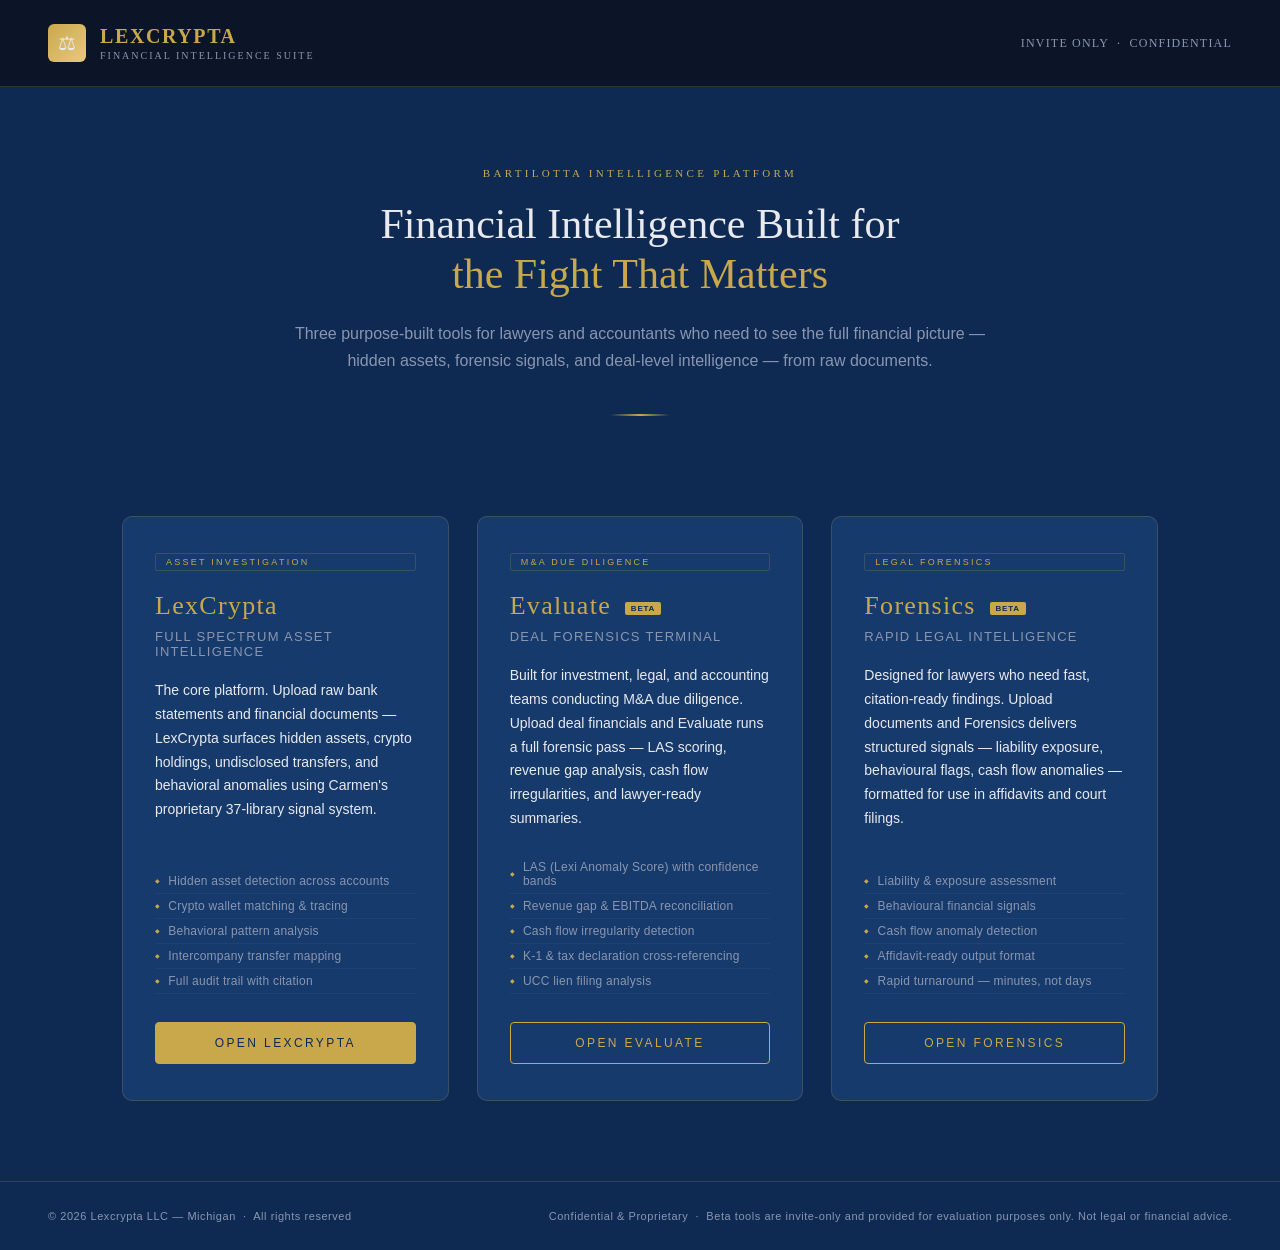
<file: _netlify_deploy/index.html>
<!DOCTYPE html>
<html lang="en">
<head>
<meta charset="UTF-8">
<meta name="viewport" content="width=device-width, initial-scale=1.0">
<title>LexCrypta — Intelligence Suite</title>
<style>
  :root {
    --navy: #0e2a52;
    --navy-mid: #163a6b;
    --navy-light: #1e4a82;
    --gold: #c9a84c;
    --gold-light: #e8c97e;
    --text: #e8eaf0;
    --text-muted: #8a96b0;
    --border: rgba(201,168,76,0.2);
  }
  * { margin: 0; padding: 0; box-sizing: border-box; }
  body {
    background: var(--navy);
    color: var(--text);
    font-family: 'Georgia', serif;
    min-height: 100vh;
  }

  /* HEADER */
  header {
    border-bottom: 1px solid var(--border);
    padding: 24px 48px;
    display: flex;
    align-items: center;
    justify-content: space-between;
    background: rgba(13,21,38,0.95);
    position: sticky;
    top: 0;
    z-index: 100;
  }
  .brand {
    display: flex;
    align-items: center;
    gap: 14px;
  }
  .brand-icon {
    width: 38px;
    height: 38px;
    background: linear-gradient(135deg, var(--gold) 0%, var(--gold-light) 100%);
    border-radius: 6px;
    display: flex;
    align-items: center;
    justify-content: center;
    font-size: 20px;
  }
  .brand-name {
    font-size: 20px;
    font-weight: bold;
    color: var(--gold);
    letter-spacing: 0.08em;
    text-transform: uppercase;
  }
  .brand-sub {
    font-size: 10px;
    color: var(--text-muted);
    letter-spacing: 0.2em;
    text-transform: uppercase;
    margin-top: 2px;
  }
  .header-right {
    font-size: 12px;
    color: var(--text-muted);
    letter-spacing: 0.1em;
    text-transform: uppercase;
  }

  /* HERO */
  .hero {
    text-align: center;
    padding: 80px 48px 60px;
    max-width: 800px;
    margin: 0 auto;
  }
  .hero-eyebrow {
    font-size: 11px;
    letter-spacing: 0.3em;
    text-transform: uppercase;
    color: var(--gold);
    margin-bottom: 20px;
  }
  .hero-title {
    font-size: 42px;
    color: var(--text);
    line-height: 1.2;
    margin-bottom: 20px;
    font-weight: normal;
  }
  .hero-title em {
    color: var(--gold);
    font-style: normal;
  }
  .hero-sub {
    font-size: 16px;
    color: var(--text-muted);
    line-height: 1.7;
    font-family: 'Arial', sans-serif;
  }
  .hero-divider {
    width: 60px;
    height: 2px;
    background: linear-gradient(90deg, transparent, var(--gold), transparent);
    margin: 40px auto;
  }

  /* PRODUCT GRID */
  .products {
    max-width: 1100px;
    margin: 0 auto;
    padding: 0 32px 80px;
    display: grid;
    grid-template-columns: repeat(auto-fit, minmax(300px, 1fr));
    gap: 28px;
  }

  .product-card {
    background: var(--navy-mid);
    border: 1px solid var(--border);
    border-radius: 10px;
    padding: 36px 32px;
    display: flex;
    flex-direction: column;
    transition: border-color 0.2s, transform 0.2s;
    position: relative;
    overflow: hidden;
  }
  .product-card::before {
    content: '';
    position: absolute;
    top: 0; left: 0; right: 0;
    height: 3px;
    background: linear-gradient(90deg, var(--gold), var(--gold-light));
    opacity: 0;
    transition: opacity 0.2s;
  }
  .product-card:hover {
    border-color: rgba(201,168,76,0.5);
    transform: translateY(-3px);
  }
  .product-card:hover::before {
    opacity: 1;
  }

  .product-tag {
    display: inline-block;
    font-size: 9px;
    letter-spacing: 0.25em;
    text-transform: uppercase;
    color: var(--gold);
    border: 1px solid var(--border);
    padding: 3px 10px;
    border-radius: 2px;
    margin-bottom: 20px;
    font-family: 'Arial', sans-serif;
  }
  .product-name {
    font-size: 26px;
    color: var(--gold);
    margin-bottom: 8px;
    letter-spacing: 0.05em;
  }
  .product-tagline {
    font-size: 13px;
    color: var(--text-muted);
    letter-spacing: 0.1em;
    text-transform: uppercase;
    margin-bottom: 20px;
    font-family: 'Arial', sans-serif;
  }
  .product-desc {
    font-size: 14px;
    color: var(--text);
    line-height: 1.7;
    margin-bottom: 24px;
    font-family: 'Arial', sans-serif;
    flex-grow: 1;
  }

  .signal-list {
    list-style: none;
    margin-bottom: 28px;
  }
  .signal-list li {
    font-size: 12px;
    color: var(--text-muted);
    padding: 5px 0;
    border-bottom: 1px solid rgba(255,255,255,0.04);
    display: flex;
    align-items: center;
    gap: 8px;
    font-family: 'Arial', sans-serif;
    letter-spacing: 0.02em;
  }
  .signal-list li::before {
    content: '◆';
    color: var(--gold);
    font-size: 6px;
    flex-shrink: 0;
  }

  .product-cta {
    display: block;
    text-align: center;
    padding: 13px;
    background: transparent;
    border: 1px solid var(--gold);
    color: var(--gold);
    text-decoration: none;
    font-size: 12px;
    letter-spacing: 0.2em;
    text-transform: uppercase;
    border-radius: 4px;
    transition: background 0.2s, color 0.2s;
    font-family: 'Arial', sans-serif;
  }
  .product-cta:hover {
    background: var(--gold);
    color: var(--navy);
  }
  .product-cta.primary {
    background: var(--gold);
    color: var(--navy);
  }
  .product-cta.primary:hover {
    background: var(--gold-light);
  }
  .product-cta.disabled {
    border-color: rgba(201,168,76,0.2);
    color: var(--text-muted);
    cursor: default;
    pointer-events: none;
  }

  .badge {
    display: inline-block;
    font-size: 8px;
    background: var(--gold);
    color: var(--navy);
    padding: 2px 6px;
    border-radius: 2px;
    letter-spacing: 0.1em;
    vertical-align: middle;
    margin-left: 6px;
    font-family: 'Arial', sans-serif;
    font-weight: bold;
  }
  .badge.soon {
    background: transparent;
    border: 1px solid rgba(201,168,76,0.4);
    color: var(--text-muted);
  }

  /* FOOTER */
  footer {
    border-top: 1px solid var(--border);
    padding: 28px 48px;
    display: flex;
    justify-content: space-between;
    align-items: center;
    font-size: 11px;
    color: var(--text-muted);
    font-family: 'Arial', sans-serif;
    letter-spacing: 0.05em;
  }
  footer a {
    color: var(--text-muted);
    text-decoration: none;
  }
  footer a:hover { color: var(--gold); }

  @media (max-width: 640px) {
    header { padding: 16px 20px; }
    .hero { padding: 48px 20px 40px; }
    .hero-title { font-size: 28px; }
    .products { padding: 0 16px 60px; }
    footer { flex-direction: column; gap: 12px; text-align: center; }
  }
</style>
</head>
<body>

<header>
  <div class="brand">
    <div class="brand-icon">⚖</div>
    <div>
      <div class="brand-name">LexCrypta</div>
      <div class="brand-sub">Financial Intelligence Suite</div>
    </div>
  </div>
  <div class="header-right">Invite Only &nbsp;·&nbsp; Confidential</div>
</header>

<div class="hero">
  <div class="hero-eyebrow">Bartilotta Intelligence Platform</div>
  <h1 class="hero-title">Financial Intelligence Built for<br><em>the Fight That Matters</em></h1>
  <p class="hero-sub">
    Three purpose-built tools for lawyers and accountants who need to see the full
    financial picture — hidden assets, forensic signals, and deal-level intelligence —
    from raw documents.
  </p>
  <div class="hero-divider"></div>
</div>

<div class="products">

  <!-- LEXCRYPTA -->
  <div class="product-card">
    <div class="product-tag">Asset Investigation</div>
    <div class="product-name">LexCrypta</div>
    <div class="product-tagline">Full Spectrum Asset Intelligence</div>
    <p class="product-desc">
      The core platform. Upload raw bank statements and financial documents — LexCrypta
      surfaces hidden assets, crypto holdings, undisclosed transfers, and behavioral
      anomalies using Carmen's proprietary 37-library signal system.
    </p>
    <ul class="signal-list">
      <li>Hidden asset detection across accounts</li>
      <li>Crypto wallet matching &amp; tracing</li>
      <li>Behavioral pattern analysis</li>
      <li>Intercompany transfer mapping</li>
      <li>Full audit trail with citation</li>
    </ul>
    <a href="https://lexcrypta-home.netlify.app" class="product-cta primary">Open LexCrypta</a>
  </div>

  <!-- EVALUATE -->
  <div class="product-card">
    <div class="product-tag">M&amp;A Due Diligence</div>
    <div class="product-name">Evaluate <span class="badge">BETA</span></div>
    <div class="product-tagline">Deal Forensics Terminal</div>
    <p class="product-desc">
      Built for investment, legal, and accounting teams conducting M&amp;A due diligence.
      Upload deal financials and Evaluate runs a full forensic pass — LAS scoring,
      revenue gap analysis, cash flow irregularities, and lawyer-ready summaries.
    </p>
    <ul class="signal-list">
      <li>LAS (Lexi Anomaly Score) with confidence bands</li>
      <li>Revenue gap &amp; EBITDA reconciliation</li>
      <li>Cash flow irregularity detection</li>
      <li>K-1 &amp; tax declaration cross-referencing</li>
      <li>UCC lien filing analysis</li>
    </ul>
    <a href="/evaluate.html" class="product-cta">Open Evaluate</a>
  </div>

  <!-- FORENSICS -->
  <div class="product-card">
    <div class="product-tag">Legal Forensics</div>
    <div class="product-name">Forensics <span class="badge">BETA</span></div>
    <div class="product-tagline">Rapid Legal Intelligence</div>
    <p class="product-desc">
      Designed for lawyers who need fast, citation-ready findings. Upload documents
      and Forensics delivers structured signals — liability exposure, behavioural
      flags, cash flow anomalies — formatted for use in affidavits and court filings.
    </p>
    <ul class="signal-list">
      <li>Liability &amp; exposure assessment</li>
      <li>Behavioural financial signals</li>
      <li>Cash flow anomaly detection</li>
      <li>Affidavit-ready output format</li>
      <li>Rapid turnaround — minutes, not days</li>
    </ul>
    <a href="/forensics.html" class="product-cta">Open Forensics</a>
  </div>

</div>

<footer>
  <div>&copy; 2026 Lexcrypta LLC — Michigan &nbsp;·&nbsp; All rights reserved</div>
  <div>
    Confidential &amp; Proprietary &nbsp;·&nbsp;
    Beta tools are invite-only and provided for evaluation purposes only.
    Not legal or financial advice.
  </div>
</footer>

</body>
</html>
</file>
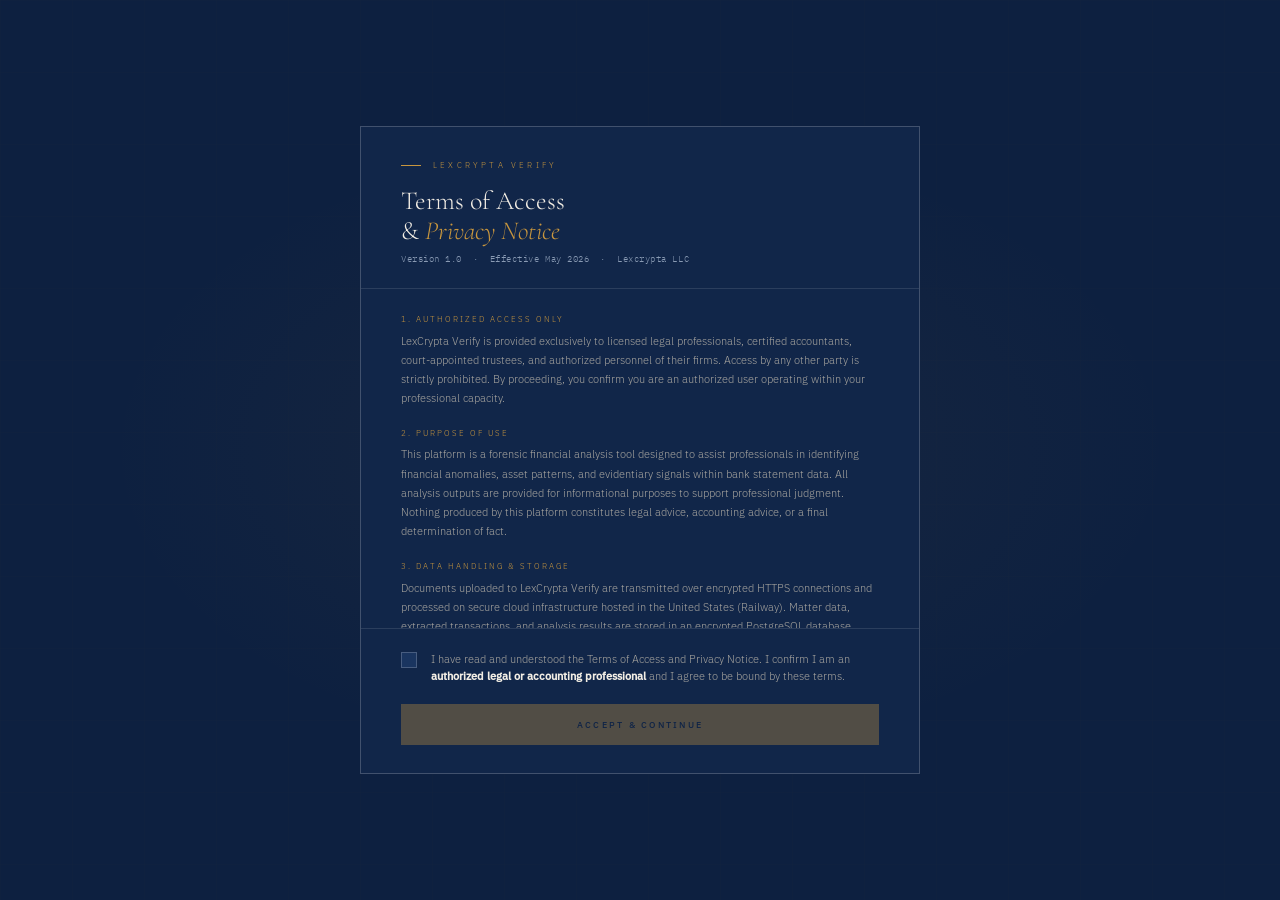
<file: verify-deploy/index.html>
<!DOCTYPE html>
<html lang="en">
<head>
<meta charset="UTF-8">
<meta name="viewport" content="width=device-width,initial-scale=1">
<title>LexCrypta — Verify Terminal</title>
<link href="fonts/fonts.css" rel="stylesheet">
<style>
*,*::before,*::after{box-sizing:border-box;margin:0;padding:0}
:root{
  --navy:#0d2040;--navy2:#112649;--navy3:#1a3560;--navy4:#214070;
  --border:rgba(255,255,255,0.11);--border2:rgba(255,255,255,0.20);
  --gold:#c8963e;--gold2:#e0aa52;--golddim:rgba(200,150,62,0.09);
  --cream:#f2ede4;--muted:#8a9bb4;--text:#bcc8dc;
  --red:#c0392b;--reddim:rgba(192,57,43,0.09);
  --amber:#d4860a;--amberdim:rgba(212,134,10,0.09);
  --green:#2e7d52;--greendim:rgba(46,125,82,0.09);
  --teal:#1a7a6e;--tealdim:rgba(26,122,110,0.09);
  --blue:#2563a8;
  --sidebar:248px;
  --serif:'Cormorant Garamond',Georgia,serif;
  --sans:'IBM Plex Sans',sans-serif;
  --mono:'IBM Plex Mono',monospace;
}
html[data-theme="light"]{
  --navy:#eef2f7;--navy2:#e4eaf3;--navy3:#d8e2ef;--navy4:#cdd9ea;
  --border:rgba(0,40,80,0.09);--border2:rgba(0,40,80,0.16);
  --cream:#1a2d45;--text:#2e4a68;--muted:#587490;
  --golddim:rgba(160,110,30,0.10);
  --reddim:rgba(192,57,43,0.08);--amberdim:rgba(180,100,5,0.08);--greendim:rgba(30,100,60,0.08);
}
html{scroll-behavior:smooth}
body{font-family:var(--sans);background:var(--navy);color:var(--text);font-size:13px;line-height:1.6;font-weight:300;min-height:100vh;display:flex;-webkit-font-smoothing:antialiased}
::-webkit-scrollbar{width:3px}::-webkit-scrollbar-track{background:var(--navy2)}::-webkit-scrollbar-thumb{background:var(--border2)}

/* ── SIDEBAR ── */
.sidebar{width:var(--sidebar);min-height:100vh;background:var(--navy2);border-right:1px solid var(--border);display:flex;flex-direction:column;position:fixed;top:0;left:0;bottom:0;z-index:50}
.sidebar-logo{padding:28px 24px 20px;border-bottom:1px solid var(--border)}
.logo-name{font-family:var(--serif);font-size:17px;font-weight:500;letter-spacing:.14em;color:var(--cream);text-transform:uppercase}
.logo-sub{font-size:8px;letter-spacing:.32em;text-transform:uppercase;color:var(--gold);margin-top:3px}
.sidebar-user{padding:12px 24px;border-bottom:1px solid var(--border)}
.sidebar-user-name{color:var(--text);font-weight:400;display:block;font-size:11px;margin-bottom:1px}
.sidebar-user-role{font-size:9px;letter-spacing:.1em;text-transform:uppercase;color:var(--muted)}
.sidebar-nav{padding:14px 0;flex:1;overflow-y:auto}
.nav-section-label{font-size:8px;letter-spacing:.25em;text-transform:uppercase;color:var(--muted);padding:10px 24px 5px;opacity:.55}
.nav-item{display:flex;align-items:center;gap:10px;padding:10px 24px;font-size:10px;letter-spacing:.12em;text-transform:uppercase;color:var(--muted);border:none;border-left:2px solid transparent;transition:all .18s;cursor:pointer;background:none;width:100%;text-align:left;font-family:var(--sans);font-weight:400}
.nav-item:hover{color:var(--text);background:rgba(255,255,255,.025)}
.nav-item.active{color:var(--gold);border-left-color:var(--gold);background:var(--golddim)}
.nav-item svg{width:14px;height:14px;stroke:currentColor;fill:none;stroke-width:1.5;flex-shrink:0}
.nav-badge{margin-left:auto;min-width:17px;height:17px;display:inline-flex;align-items:center;justify-content:center;color:#fff;font-size:8px;font-weight:500;border-radius:9px;padding:0 5px;font-family:var(--mono)}
.nb-red{background:var(--red)}.nb-amber{background:var(--amber)}.nb-teal{background:var(--teal)}.nb-gold{background:var(--gold);color:var(--navy)}
.sidebar-footer{padding:14px 24px;border-top:1px solid var(--border);font-size:9px;color:var(--muted)}
.lib-dot{width:5px;height:5px;border-radius:50%;background:var(--green);display:inline-block;margin-right:5px;flex-shrink:0}

/* ── MAIN ── */
.main{margin-left:var(--sidebar);flex:1;display:flex;flex-direction:column;min-height:100vh}
.topbar{display:flex;align-items:center;justify-content:space-between;padding:18px 40px;border-bottom:1px solid var(--border);background:var(--navy2);position:sticky;top:0;z-index:40}
.topbar-title{font-family:var(--serif);font-size:22px;font-weight:300;color:var(--cream)}
.topbar-title em{font-style:italic;color:var(--gold)}
.topbar-actions{display:flex;gap:10px;align-items:center}

/* ── BUTTONS ── */
.btn{font-family:var(--sans);font-size:9px;letter-spacing:.2em;text-transform:uppercase;padding:10px 20px;border:1px solid var(--border2);background:none;color:var(--text);transition:all .18s;cursor:pointer;font-weight:400}
.btn:hover{border-color:var(--gold);color:var(--gold)}
.btn-gold{background:var(--gold);color:var(--navy);border-color:var(--gold);font-weight:500}
.btn-gold:hover{background:var(--gold2);color:var(--navy)}
.btn-teal{background:var(--teal);color:#fff;border-color:var(--teal);font-weight:500}
.btn-teal:hover{background:#1d8f82;color:#fff}
.btn-sm{padding:7px 13px;font-size:8px}
.btn-danger{border-color:rgba(192,57,43,.3);color:var(--red)}
.btn-danger:hover{background:var(--reddim)}
.btn:disabled{opacity:.35;cursor:not-allowed}

/* ── CONTENT ── */
.content{padding:32px 40px;flex:1}
.view{display:none}.view.active{display:block}

/* ════════════════════════════════
   TERMS & PRIVACY
════════════════════════════════ */
#view-terms{display:flex;align-items:center;justify-content:center;min-height:100vh;padding:40px 20px;background:var(--navy);position:fixed;inset:0;z-index:500;overflow-y:auto}
.tc-card{position:relative;z-index:2;width:100%;max-width:560px;border:1px solid var(--border2);background:var(--navy2)}
.tc-head{padding:32px 40px 22px;border-bottom:1px solid var(--border)}
.tc-kicker{font-size:8px;letter-spacing:.4em;text-transform:uppercase;color:var(--gold);display:flex;align-items:center;gap:12px;margin-bottom:14px}
.tc-kicker::before{content:'';width:20px;height:1px;background:var(--gold)}
.tc-h{font-family:var(--serif);font-size:26px;font-weight:300;color:var(--cream);line-height:1.15}
.tc-h em{font-style:italic;color:var(--gold)}
.tc-version{font-family:var(--mono);font-size:9px;color:var(--muted);margin-top:6px;letter-spacing:.06em}
.tc-body{padding:24px 40px;max-height:340px;overflow-y:auto;border-bottom:1px solid var(--border)}
.tc-body::-webkit-scrollbar{width:4px}.tc-body::-webkit-scrollbar-track{background:var(--navy3)}.tc-body::-webkit-scrollbar-thumb{background:var(--border2);border-radius:2px}
.tc-section{margin-bottom:18px}
.tc-section-title{font-size:8px;letter-spacing:.25em;text-transform:uppercase;color:var(--gold);margin-bottom:6px}
.tc-section p{font-size:11px;color:rgba(220,210,190,.75);line-height:1.75;margin:0}
.tc-footer{padding:22px 40px 28px}
.tc-accept-row{display:flex;align-items:flex-start;gap:14px;margin-bottom:18px;cursor:pointer}
.tc-checkbox{width:16px;height:16px;min-width:16px;border:1px solid var(--border2);background:var(--navy3);appearance:none;-webkit-appearance:none;cursor:pointer;margin-top:1px;position:relative;transition:border-color .2s,background .2s}
.tc-checkbox:checked{background:var(--gold);border-color:var(--gold)}
.tc-checkbox:checked::after{content:'✓';position:absolute;top:50%;left:50%;transform:translate(-50%,-50%);font-size:10px;color:var(--navy);font-weight:700}
.tc-accept-label{font-size:11px;color:rgba(220,210,190,.75);line-height:1.6;cursor:pointer}
.tc-accept-label strong{color:var(--cream)}
.tc-btn{width:100%;padding:15px;background:var(--gold);color:var(--navy);font-size:9px;letter-spacing:.25em;text-transform:uppercase;font-weight:500;border:none;cursor:pointer;font-family:var(--sans);transition:background .2s,opacity .2s}
.tc-btn:disabled{opacity:.35;cursor:not-allowed}
.tc-btn:not(:disabled):hover{background:var(--gold2)}

/* ════════════════════════════════
   LOGIN
════════════════════════════════ */
#view-login{display:flex;align-items:center;justify-content:center;min-height:100vh;padding:40px;background:var(--navy);position:fixed;inset:0;z-index:200}
.login-bg{position:absolute;inset:0;background-image:linear-gradient(rgba(200,150,62,.6) 1px,transparent 1px),linear-gradient(90deg,rgba(200,150,62,.6) 1px,transparent 1px);background-size:72px 72px;opacity:.018;pointer-events:none}
.login-glow{position:absolute;inset:0;pointer-events:none;background:radial-gradient(ellipse 60% 50% at 50% 50%,rgba(200,150,62,.06) 0%,transparent 70%)}
.login-card{position:relative;z-index:2;width:100%;max-width:400px;border:1px solid var(--border2);background:var(--navy2)}
.login-head{padding:36px 40px 24px;border-bottom:1px solid var(--border)}
.login-kicker{font-size:8px;letter-spacing:.4em;text-transform:uppercase;color:var(--gold);display:flex;align-items:center;gap:12px;margin-bottom:16px}
.login-kicker::before{content:'';width:20px;height:1px;background:var(--gold)}
.login-h{font-family:var(--serif);font-size:30px;font-weight:300;color:var(--cream);line-height:1.1}
.login-h em{font-style:italic;color:var(--gold)}
.login-body{padding:24px 40px 32px}
.field-group{margin-bottom:2px}
.field-lbl{background:var(--navy3);border:1px solid var(--border);border-bottom:none;padding:9px 14px 0;font-size:8px;letter-spacing:.2em;text-transform:uppercase;color:var(--muted)}
.field-inp{background:var(--navy3);border:1px solid var(--border);border-top:none;color:var(--cream);padding:7px 14px 11px;font-size:13px;outline:none;width:100%;font-family:var(--sans);font-weight:300;transition:border-color .2s}
.field-inp:focus{border-color:rgba(200,150,62,.4)}
.field-inp::placeholder{color:var(--muted)}
.login-submit{width:100%;padding:15px;margin-top:14px;background:var(--gold);color:var(--navy);font-size:9px;letter-spacing:.25em;text-transform:uppercase;font-weight:500;border:none;cursor:pointer;font-family:var(--sans);transition:background .2s}
.login-submit:hover{background:var(--gold2)}
.login-hint{font-size:10px;color:var(--muted);text-align:center;padding:12px 40px 22px;border-top:1px solid var(--border);line-height:1.6}

/* ════════════════════════════════
   DASHBOARD — CLEAN
════════════════════════════════ */
.dash-stats{display:grid;grid-template-columns:repeat(4,1fr);gap:1px;background:var(--border);border:1px solid var(--border);margin-bottom:28px}
.stat-cell{background:var(--navy2);padding:20px 22px;position:relative;overflow:hidden}
.stat-cell::before{content:'';position:absolute;top:0;left:0;right:0;height:2px;background:var(--border)}
.sc-gold::before{background:var(--gold)}.sc-red::before{background:var(--red)}.sc-amber::before{background:var(--amber)}.sc-teal::before{background:var(--teal)}
.stat-lbl{font-size:8px;letter-spacing:.22em;text-transform:uppercase;color:var(--muted);margin-bottom:8px}
.stat-val{font-family:var(--serif);font-size:32px;font-weight:300;color:var(--cream);line-height:1}
.stat-sub{font-size:9px;color:var(--muted);margin-top:4px}

.section-eyebrow{font-size:8px;letter-spacing:.3em;text-transform:uppercase;color:var(--gold);display:flex;align-items:center;gap:12px;margin-bottom:16px}
.section-eyebrow::after{content:'';flex:1;height:1px;background:var(--border)}

/* ── CLEAN MATTER ROWS ── */
.matters-list{display:flex;flex-direction:column;gap:1px;background:var(--border);border:1px solid var(--border)}
.matter-row{background:var(--navy2);display:flex;align-items:center;gap:14px;padding:16px 20px;transition:background .15s;cursor:pointer}
.matter-row:hover{background:var(--navy3)}
.matter-att{width:7px;height:7px;border-radius:50%;flex-shrink:0}
.att-red{background:var(--red);box-shadow:0 0 7px rgba(192,57,43,.5)}
.att-amber{background:var(--amber);box-shadow:0 0 5px rgba(212,134,10,.4)}
.att-blue{background:#4a7fc0}
.att-green{background:var(--green)}
.matter-main{flex:1;min-width:0}
.matter-subject{font-family:var(--serif);font-size:16px;font-weight:400;color:var(--cream);margin-bottom:2px;white-space:nowrap;overflow:hidden;text-overflow:ellipsis}
.matter-ref{font-size:9px;color:var(--muted);font-family:var(--mono)}
.matter-meta{display:flex;gap:12px;margin-top:5px;flex-wrap:wrap;align-items:center}
.m-type{font-size:8px;letter-spacing:.14em;text-transform:uppercase;padding:2px 7px;border:1px solid var(--border)}
.m-type.bankruptcy{color:var(--amber);border-color:rgba(212,134,10,.28)}
.m-type.family_law{color:#7ab0d4;border-color:rgba(122,176,212,.28)}
.m-type.civil{color:#a78bfa;border-color:rgba(167,139,250,.28)}
.m-date{font-size:9px;color:var(--muted);font-family:var(--mono)}
.m-flag{font-size:10px;color:var(--muted)}
.matter-right{display:flex;align-items:center;gap:10px;flex-shrink:0}
.exp-badge{font-size:8px;letter-spacing:.12em;text-transform:uppercase;padding:3px 9px;border:1px solid;font-family:var(--mono)}
.exp-HIGH{color:var(--red);border-color:rgba(192,57,43,.3);background:var(--reddim)}
.exp-MEDIUM{color:var(--amber);border-color:rgba(212,134,10,.3);background:var(--amberdim)}
.exp-LOW{color:var(--green);border-color:rgba(46,125,82,.3);background:var(--greendim)}
.exp-PENDING{color:var(--muted);border-color:var(--border)}
.m-last{font-size:9px;color:var(--muted);font-family:var(--mono);white-space:nowrap}
.q-btn{font-size:8px;letter-spacing:.14em;text-transform:uppercase;padding:6px 12px;border:1px solid var(--border2);background:none;color:var(--muted);cursor:pointer;font-family:var(--sans);transition:all .18s;white-space:nowrap}
.q-btn:hover{border-color:var(--teal);color:var(--teal)}
.q-btn.queued{border-color:rgba(26,122,110,.4);color:var(--teal);background:var(--tealdim)}
.m-chevron{width:13px;height:13px;stroke:var(--muted);fill:none;stroke-width:1.5;flex-shrink:0}

/* ════════════════════════════════
   LEXI QUEUE VIEW
════════════════════════════════ */
.queue-header-band{
  background:var(--navy2);border:1px solid var(--border);border-top:2px solid var(--teal);
  padding:20px 24px;margin-bottom:20px;
  display:flex;align-items:center;justify-content:space-between;flex-wrap:wrap;gap:14px;
}
.qh-left{}
.qh-eyebrow{font-size:8px;letter-spacing:.3em;text-transform:uppercase;color:var(--teal);display:flex;align-items:center;gap:10px;margin-bottom:6px}
.qh-eyebrow svg{width:12px;height:12px;stroke:currentColor;fill:none;stroke-width:2}
.qh-title{font-family:var(--serif);font-size:22px;font-weight:300;color:var(--cream)}
.qh-sub{font-size:11px;color:var(--muted);margin-top:4px;line-height:1.6}
.qh-right{display:flex;gap:10px;align-items:center;flex-wrap:wrap}

/* Progress bar */
.queue-progress-bar{display:none;background:var(--navy2);border:1px solid var(--border);padding:14px 20px;margin-bottom:16px}
.qpb-track{height:2px;background:var(--border);position:relative;overflow:hidden;margin-bottom:8px}
.qpb-fill{position:absolute;top:0;left:0;height:100%;background:var(--teal);transition:width .7s ease}
.qpb-row{display:flex;justify-content:space-between;align-items:center}
.qpb-label{font-family:var(--mono);font-size:10px;color:var(--muted)}
.qpb-stage{color:var(--teal)}
.qpb-pct{font-family:var(--mono);font-size:10px;color:var(--muted)}

/* Queue empty state */
.queue-empty-state{border:1px solid var(--border);background:var(--navy2);padding:48px 32px;text-align:center}
.qes-num{font-family:var(--serif);font-size:48px;color:var(--border2);font-weight:300;line-height:1;margin-bottom:10px}
.qes-title{font-family:var(--serif);font-size:20px;color:var(--text);font-weight:300;margin-bottom:8px}
.qes-sub{font-size:12px;color:var(--muted);line-height:1.7;max-width:380px;margin:0 auto 20px}

/* Queue items */
.queue-items{display:flex;flex-direction:column;gap:1px;background:var(--border);border:1px solid var(--border);margin-bottom:16px}
.queue-item{background:var(--navy2);position:relative;transition:background .15s}
.queue-item:hover{background:var(--navy3)}
.queue-item.qi-running{background:var(--tealdim);border-left:2px solid var(--teal)}
.queue-item.qi-done{opacity:.55}
.qi-top{display:flex;align-items:center;gap:12px;padding:16px 20px}
.qi-rank{font-family:var(--serif);font-size:28px;font-weight:300;color:var(--border2);line-height:1;width:28px;text-align:center;flex-shrink:0}
.qi-rank.active-rank{color:var(--teal)}
.qi-reorder{display:flex;flex-direction:column;gap:2px;flex-shrink:0}
.qi-rb{background:none;border:1px solid var(--border);color:var(--muted);width:20px;height:16px;display:flex;align-items:center;justify-content:center;cursor:pointer;font-size:8px;transition:all .15s;padding:0;line-height:1}
.qi-rb:hover{border-color:var(--gold);color:var(--gold)}
.qi-rb:disabled{opacity:.2;cursor:not-allowed}
.qi-main{flex:1;min-width:0}
.qi-subject{font-family:var(--serif);font-size:16px;font-weight:400;color:var(--cream);margin-bottom:2px}
.qi-ref{font-size:9px;color:var(--muted);font-family:var(--mono)}
.qi-meta{display:flex;gap:12px;margin-top:5px;flex-wrap:wrap;align-items:center}
.qi-type{font-size:8px;letter-spacing:.12em;text-transform:uppercase;padding:2px 7px;border:1px solid var(--border)}
.qi-type.bankruptcy{color:var(--amber);border-color:rgba(212,134,10,.28)}
.qi-type.family_law{color:#7ab0d4;border-color:rgba(122,176,212,.28)}
.qi-type.civil{color:#a78bfa;border-color:rgba(167,139,250,.28)}
.qi-docs{font-size:9px;color:var(--muted);font-family:var(--mono)}
.qi-right{display:flex;align-items:center;gap:10px;flex-shrink:0}
.qi-status{font-size:8px;letter-spacing:.12em;text-transform:uppercase;padding:3px 9px;border:1px solid;font-family:var(--mono)}
.qis-waiting{color:var(--muted);border-color:var(--border)}
.qis-running{color:var(--teal);border-color:rgba(26,122,110,.4);background:var(--tealdim);animation:blink 1.3s ease-in-out infinite}
.qis-done{color:var(--green);border-color:rgba(46,125,82,.3);background:var(--greendim)}
@keyframes blink{0%,100%{opacity:1}50%{opacity:.4}}
.qi-remove{background:none;border:none;color:var(--muted);cursor:pointer;font-size:15px;line-height:1;padding:2px 5px;transition:color .15s}
.qi-remove:hover{color:var(--red)}

/* ── LEXI ATTENTION SCORE — in queue ── */
.qi-las{padding:0 20px 16px 60px}
.qi-las.hidden{display:none}
.las-card{background:var(--navy3);border:1px solid var(--border2);position:relative;overflow:hidden}
.las-card::before{content:'';position:absolute;top:0;left:0;right:0;height:2px}
.las-card.lc-high::before{background:var(--red)}
.las-card.lc-mid::before{background:var(--amber)}
.las-card.lc-low::before{background:var(--green)}
.las-inner{padding:14px 18px;display:flex;align-items:flex-start;gap:16px}
.las-score-col{flex-shrink:0;text-align:center;width:68px}
.las-score-num{font-family:var(--serif);font-size:38px;font-weight:300;color:var(--cream);line-height:1}
.las-score-lbl{font-size:7px;letter-spacing:.2em;text-transform:uppercase;color:var(--muted);margin-top:2px}
.las-bar-track{width:100%;height:2px;background:var(--border);margin-top:6px}
.las-bar-fill{height:100%;transition:width 1.2s cubic-bezier(.2,.8,.3,1)}
.lbf-high{background:var(--red)}.lbf-mid{background:var(--amber)}.lbf-low{background:var(--green)}
.las-main{flex:1;min-width:0}
.las-verdict{font-size:9px;letter-spacing:.2em;text-transform:uppercase;font-weight:500;margin-bottom:5px}
.lv-high{color:var(--red)}.lv-mid{color:var(--amber)}.lv-low{color:var(--green)}
.las-reason{font-size:11px;color:var(--muted);line-height:1.65;font-style:italic;margin-bottom:8px}
.las-breakdown-btn{font-size:8px;letter-spacing:.14em;text-transform:uppercase;color:var(--gold);background:none;border:none;cursor:pointer;padding:0;font-family:var(--sans);transition:opacity .15s}
.las-breakdown-btn:hover{opacity:.7}
.las-breakdown{display:none;padding:12px 18px 14px;border-top:1px solid var(--border);background:var(--navy)}
.las-breakdown.open{display:block}
.las-comp{display:flex;align-items:center;gap:10px;margin-bottom:7px}
.las-comp:last-child{margin-bottom:0}
.las-comp-lbl{font-size:9px;letter-spacing:.06em;color:var(--muted);width:150px;flex-shrink:0}
.las-comp-track{flex:1;height:2px;background:var(--border);position:relative}
.las-comp-fill{position:absolute;top:0;left:0;height:100%;background:var(--gold);transition:width 1s ease .15s}
.las-comp-val{font-family:var(--mono);font-size:10px;color:var(--text);width:36px;text-align:right;flex-shrink:0}
.las-comp-max{color:var(--muted);font-size:9px}

/* No LAS state */
.qi-no-las{background:var(--navy3);border:1px solid var(--border);padding:12px 16px;font-size:11px;color:var(--muted);font-style:italic;display:flex;align-items:center;gap:10px}
.qi-no-las::before{content:'';width:3px;height:20px;background:var(--border2);border-radius:2px;flex-shrink:0}

/* Queue footer note */
.queue-note{font-size:10px;color:var(--muted);line-height:1.7;padding:12px 0}

/* ════════════════════════════════
   MATTER VIEW
════════════════════════════════ */
.matter-header{background:var(--navy2);border:1px solid var(--border);border-top:2px solid var(--gold);padding:22px 28px;margin-bottom:20px;display:flex;align-items:flex-start;justify-content:space-between;gap:20px}
.mh-eyebrow{font-size:8px;letter-spacing:.28em;text-transform:uppercase;color:var(--gold);margin-bottom:7px;display:flex;align-items:center;gap:10px}
.mh-eyebrow::before{content:'';width:14px;height:1px;background:var(--gold)}
.mh-subject{font-family:var(--serif);font-size:26px;font-weight:300;color:var(--cream);line-height:1.1;margin-bottom:3px}
.mh-meta{display:flex;gap:18px;flex-wrap:wrap;margin-top:8px}
.mhf-lbl{color:var(--muted);font-size:8px;letter-spacing:.12em;text-transform:uppercase;margin-right:5px}
.mhf-val{color:var(--text);font-family:var(--mono);font-size:10px}
.mh-right{display:flex;flex-direction:column;align-items:flex-end;gap:8px;flex-shrink:0}
.mh-las{text-align:right}
.mh-las-num{font-family:var(--serif);font-size:36px;font-weight:300;line-height:1;color:var(--cream)}
.mh-las-lbl{font-size:7px;letter-spacing:.22em;text-transform:uppercase;color:var(--gold);margin-top:2px}
.mh-las-verdict{font-size:9px;letter-spacing:.15em;text-transform:uppercase;margin-top:3px}
.ps-verdict{font-size:42px;font-weight:700;letter-spacing:.08em;font-family:var(--mono);line-height:1}
.ps-verdict.pursue{color:#2e9e6b}
.ps-verdict.skip{color:#c0392b}
.ps-score{font-size:11px;letter-spacing:.15em;color:var(--muted);margin:4px 0 12px;font-family:var(--mono)}
.ps-bullets{font-size:12px;line-height:1.8;color:var(--text);max-width:600px}
.ps-bullets span{display:block;padding-left:12px;position:relative}
.ps-bullets span::before{content:"›";position:absolute;left:0;color:var(--gold)}
.db-checks-grid{display:grid;grid-template-columns:1fr 1fr;gap:6px}
.db-check-row{display:flex;align-items:center;gap:10px;padding:8px 12px;background:var(--navy2);border:1px solid var(--border);border-radius:3px}
.db-check-name{font-size:10px;font-weight:500;flex:1}
.db-check-finding{font-size:10px;color:var(--muted);flex:2}
.db-pill{font-size:8px;letter-spacing:.1em;padding:2px 7px;border-radius:2px;font-weight:600}
.db-pill.hit{background:rgba(192,57,43,.15);color:#c0392b}
.db-pill.clear{background:rgba(46,158,107,.15);color:#2e9e6b}
.db-pill.pending{background:rgba(200,150,62,.15);color:var(--gold)}

/* Upload zones */
.upload-zones{display:grid;grid-template-columns:repeat(3,1fr);gap:1px;background:var(--border);border:1px solid var(--border);margin-bottom:18px}
.upload-zone{background:var(--navy2);padding:20px}
.uz-head{display:flex;align-items:center;justify-content:space-between;margin-bottom:12px}
.uz-type{font-size:8px;letter-spacing:.2em;text-transform:uppercase;color:var(--muted);display:flex;align-items:center;gap:7px}
.uz-type svg{width:12px;height:12px;stroke:currentColor;fill:none;stroke-width:1.5}
.uz-count{font-family:var(--mono);font-size:9px;color:var(--muted);border:1px solid var(--border);padding:2px 7px}
.uz-count.has{color:var(--gold);border-color:rgba(200,150,62,.3)}
.dz{border:1px dashed var(--border2);padding:16px;text-align:center;cursor:pointer;transition:all .2s;position:relative;min-height:68px;display:flex;flex-direction:column;align-items:center;justify-content:center;gap:4px}
.dz:hover,.dz.over{border-color:var(--gold);background:var(--golddim)}
.dz input{position:absolute;inset:0;opacity:0;cursor:pointer;width:100%;height:100%}
.dz-icon{font-size:17px;opacity:.35}
.dz-text{font-size:10px;color:var(--muted);line-height:1.4}
.dz-text span{color:var(--gold)}
.file-pills{display:flex;flex-direction:column;gap:3px;margin-top:7px}
.file-pill{display:flex;align-items:center;justify-content:space-between;background:var(--navy);border:1px solid var(--border);padding:5px 9px;font-size:10px}
.fp-name{color:var(--text);overflow:hidden;text-overflow:ellipsis;white-space:nowrap;flex:1}
.fp-badge{font-family:var(--mono);font-size:8px;padding:1px 5px;border:1px solid;flex-shrink:0;margin-left:7px}
.fpb-ready{color:var(--green);border-color:rgba(46,125,82,.3)}
.fpb-parsing{color:#4a9fd4;border-color:rgba(74,159,212,.3)}

.run-bar{background:var(--navy2);border:1px solid var(--border);padding:14px 20px;margin-bottom:18px;display:flex;align-items:center;gap:14px;flex-wrap:wrap}
.run-analyst-inp{background:transparent;border:none;border-bottom:1px solid var(--border);color:var(--cream);font-family:var(--sans);font-size:12px;padding:3px 0;outline:none;transition:border-color .2s;width:180px}
.run-analyst-inp:focus{border-bottom-color:var(--gold)}
.run-status{font-family:var(--mono);font-size:10px;color:var(--muted);flex:1;min-width:140px}

/* Results */
.results-eyebrow{font-size:8px;letter-spacing:.28em;text-transform:uppercase;color:var(--gold);display:flex;align-items:center;gap:12px;margin-bottom:16px}
.results-eyebrow::after{content:'';flex:1;height:1px;background:var(--border)}

.results-zones{display:grid;grid-template-columns:1fr 1fr;gap:1px;background:var(--border);border:1px solid var(--border);margin-bottom:18px}
.results-zone{background:var(--navy2)}
.rz-head{padding:12px 16px;border-bottom:1px solid var(--border);display:flex;align-items:center;gap:8px}
.rz-head-title{font-size:9px;letter-spacing:.18em;text-transform:uppercase;color:var(--muted)}
.rz-head-title.gold{color:var(--gold)}

.signal-cats{display:flex;flex-direction:column}
.sig-cat{padding:11px 16px;display:flex;align-items:center;gap:10px;border-bottom:1px solid var(--border);transition:background .12s}
.sig-cat:last-child{border-bottom:none}
.sig-cat:hover{background:var(--navy3)}
.sig-ind{width:3px;height:30px;flex-shrink:0;border-radius:2px}
.ind-detected{background:var(--gold)}.ind-possible{background:var(--amber)}.ind-none{background:var(--border2)}
.sig-main{flex:1;min-width:0}
.sig-name{font-family:var(--serif);font-size:14px;color:var(--cream);font-weight:400;margin-bottom:1px}
.sig-cat-label{font-size:8px;letter-spacing:.1em;text-transform:uppercase;color:var(--muted)}
.sig-right{text-align:right;flex-shrink:0}
.sig-badge{font-family:var(--mono);font-size:8px;padding:2px 7px;border:1px solid;display:inline-block;margin-bottom:2px}
.scb-detected{color:var(--gold);border-color:rgba(200,150,62,.3);background:var(--golddim)}
.scb-possible{color:var(--amber);border-color:rgba(212,134,10,.3);background:var(--amberdim)}
.scb-none{color:var(--muted);border-color:var(--border)}
.sig-count{font-size:9px;color:var(--muted);font-family:var(--mono)}
.sig-amt{font-size:10px;color:var(--gold);font-family:var(--mono)}

.intel-cards{display:flex;flex-direction:column;gap:8px;padding:14px}
.intel-card{border:1px solid var(--border);background:var(--navy3);padding:14px;position:relative;overflow:hidden}
.intel-card::before{content:'';position:absolute;left:0;top:0;bottom:0;width:2px}
.intel-card.asset::before{background:var(--gold)}
.intel-card.conversion::before{background:var(--amber)}
.intel-card.flow::before{background:#4a9fd4}
.intel-card.obfuscation::before{background:var(--red)}
.ic-cat{font-size:8px;letter-spacing:.18em;text-transform:uppercase;margin-bottom:4px;padding-left:8px}
.ic-cat.asset{color:var(--gold)}.ic-cat.conversion{color:var(--amber)}.ic-cat.flow{color:#4a9fd4}.ic-cat.obfuscation{color:var(--red)}
.ic-title{font-family:var(--serif);font-size:15px;color:var(--cream);font-weight:400;margin-bottom:5px;padding-left:8px}
.ic-narrative{font-size:11px;color:var(--muted);line-height:1.65;padding-left:8px;margin-bottom:8px;font-style:italic}
.ic-tags{display:flex;gap:6px;flex-wrap:wrap;padding-left:8px;margin-bottom:8px}
.ic-tag{font-size:8px;letter-spacing:.1em;text-transform:uppercase;padding:2px 7px;border:1px solid var(--border);color:var(--muted);font-family:var(--mono)}
.ic-tag.high{color:var(--green);border-color:rgba(46,125,82,.3)}
.ic-tag.medium{color:var(--amber);border-color:rgba(212,134,10,.3)}
.ic-tag.low{color:var(--red);border-color:rgba(192,57,43,.3)}
.ic-path{padding:9px 11px;background:var(--navy);border:1px solid var(--border);font-size:10px;color:var(--text);line-height:1.65}
.ic-path-lbl{font-size:8px;letter-spacing:.16em;text-transform:uppercase;color:var(--gold);margin-bottom:3px;display:block}

.tax-recon{border:1px solid var(--border);border-top:2px solid var(--amber);background:var(--navy2);margin-bottom:18px}
.tax-head{padding:12px 18px;border-bottom:1px solid var(--border);display:flex;align-items:center;justify-content:space-between}
.tax-title{font-size:9px;letter-spacing:.18em;text-transform:uppercase;color:var(--amber);display:flex;align-items:center;gap:7px}
.tax-title svg{width:11px;height:11px;stroke:currentColor;fill:none;stroke-width:2}
.tax-grid{display:grid;grid-template-columns:repeat(3,1fr);gap:1px;background:var(--border);margin:14px 14px 10px}
.tax-cell{background:var(--navy3);padding:12px 14px;text-align:center}
.tax-cell-lbl{font-size:8px;letter-spacing:.16em;text-transform:uppercase;color:var(--muted);margin-bottom:4px}
.tax-cell-val{font-family:var(--serif);font-size:22px;font-weight:300;line-height:1}
.tv-declared{color:var(--text)}.tv-detected{color:var(--gold)}.tv-gap{color:var(--red)}
.tax-narrative{font-size:11px;color:var(--muted);line-height:1.75;font-style:italic;border-left:2px solid var(--amber);padding:9px 14px;background:var(--amberdim);margin:0 14px 14px}

.timeline-band{border:1px solid var(--border);background:var(--navy2);margin-bottom:18px}
.tb-head{padding:11px 18px;border-bottom:1px solid var(--border);font-size:9px;letter-spacing:.18em;text-transform:uppercase;color:var(--muted);display:flex;justify-content:space-between}
.tb-periods{display:flex}
.tb-period{flex:1;padding:11px 14px;border-right:1px solid var(--border);text-align:center}
.tb-period:last-child{border-right:none}
.tb-period-lbl{font-size:8px;letter-spacing:.14em;text-transform:uppercase;color:var(--muted);margin-bottom:3px}
.tb-period-val{font-family:var(--serif);font-size:18px;color:var(--cream);font-weight:300}
.tb-period-sub{font-size:9px;color:var(--muted);margin-top:2px}
.tb-period.tb-active{background:var(--golddim)}
.tb-period.tb-active .tb-period-lbl,.tb-period.tb-active .tb-period-val{color:var(--gold)}

.lexi-audit{border:1px solid var(--border);border-left:2px solid var(--gold);background:var(--navy2);padding:12px 18px;display:flex;align-items:center;gap:12px;margin-bottom:16px;font-size:11px;color:var(--muted);line-height:1.6}
.la-dot{width:5px;height:5px;border-radius:50%;background:var(--green);flex-shrink:0}
.la-text strong{color:var(--gold)}

/* ════════════════════════════════
   ADMIN
════════════════════════════════ */
.admin-grid{display:grid;grid-template-columns:1fr 1fr;gap:14px}
.admin-card{background:var(--navy2);border:1px solid var(--border);padding:22px}
.admin-card h3{font-family:var(--serif);font-size:17px;color:var(--cream);font-weight:300;margin-bottom:14px;padding-bottom:11px;border-bottom:1px solid var(--border)}
.user-row{display:flex;align-items:center;justify-content:space-between;padding:9px 0;border-bottom:1px solid var(--border);font-size:12px}
.user-row:last-child{border-bottom:none}
.user-name{color:var(--cream);font-weight:400}
.user-email{color:var(--muted);font-size:10px;font-family:var(--mono)}
.user-role{font-size:8px;letter-spacing:.12em;text-transform:uppercase;padding:2px 7px;border:1px solid}
.role-admin{color:var(--gold);border-color:rgba(200,150,62,.3)}
.role-lawyer{color:var(--muted);border-color:var(--border2)}
.lib-count-grid{display:grid;grid-template-columns:repeat(2,1fr);gap:1px;background:var(--border);margin-top:12px}
.lc-cell{background:var(--navy3);padding:10px 12px;text-align:center}
.lc-num{font-family:var(--serif);font-size:24px;color:var(--gold);font-weight:300;line-height:1}
.lc-lbl{font-size:8px;letter-spacing:.14em;text-transform:uppercase;color:var(--muted);margin-top:3px}

/* ════════════════════════════════
   MODALS & NOTIFY
════════════════════════════════ */
.modal-overlay{position:fixed;inset:0;background:rgba(8,15,28,.9);z-index:150;display:none;align-items:center;justify-content:center;backdrop-filter:blur(4px)}
.modal-overlay.show{display:flex}
.modal{background:var(--navy2);border:1px solid var(--border2);width:100%;max-width:560px;position:relative;animation:modalIn .22s ease}
@keyframes modalIn{from{opacity:0;transform:translateY(14px)}to{opacity:1;transform:none}}
.modal::before{content:'';position:absolute;top:0;left:0;right:0;height:2px;background:linear-gradient(90deg,transparent,var(--gold),transparent)}
.modal-head{padding:28px 32px 20px;border-bottom:1px solid var(--border)}
.modal-eyebrow{font-size:8px;letter-spacing:.3em;text-transform:uppercase;color:var(--gold);margin-bottom:8px}
.modal-title{font-family:var(--serif);font-size:24px;font-weight:300;color:var(--cream)}
.modal-title em{font-style:italic;color:var(--gold)}
.modal-body{padding:24px 32px}
.form-row{display:grid;grid-template-columns:1fr 1fr;gap:10px;margin-bottom:10px}
.form-row.full{grid-template-columns:1fr}
.field{display:flex;flex-direction:column;gap:6px}
.field-label{font-size:8px;letter-spacing:.18em;text-transform:uppercase;color:var(--muted)}
.field-input{background:var(--navy);border:1px solid var(--border);color:var(--cream);padding:10px 13px;font-size:12px;outline:none;font-family:var(--sans);font-weight:300;transition:border-color .2s}
.field-input:focus{border-color:rgba(200,150,62,.4)}
.field-input::placeholder{color:var(--muted)}
select.field-input{cursor:pointer;appearance:none;background-image:url("data:image/svg+xml,%3Csvg xmlns='http://www.w3.org/2000/svg' width='10' height='6'%3E%3Cpath d='M0 0l5 6 5-6z' fill='%236a7a8e'/%3E%3C/svg%3E");background-repeat:no-repeat;background-position:right 12px center;padding-right:30px}
.type-grid{display:grid;grid-template-columns:repeat(3,1fr);gap:7px;margin-bottom:14px}
.type-opt{border:1px solid var(--border);background:var(--navy);padding:12px 10px;text-align:center;cursor:pointer;transition:all .18s;position:relative;overflow:hidden}
.type-opt::before{content:'';position:absolute;top:0;left:0;right:0;height:2px;background:transparent;transition:background .18s}
.type-opt:hover{border-color:var(--border2)}
.type-opt.selected{border-color:rgba(200,150,62,.35);background:var(--golddim)}
.type-opt.selected::before{background:var(--gold)}
.type-opt.selected .type-name{color:var(--gold)}
.type-icon{font-size:16px;margin-bottom:5px;display:block}
.type-name{font-size:9px;letter-spacing:.1em;text-transform:uppercase;color:var(--muted);display:block;transition:color .18s}
.type-desc{font-size:9px;color:var(--muted);margin-top:2px;line-height:1.3;display:block}
.modal-foot{padding:16px 32px;border-top:1px solid var(--border);display:flex;justify-content:flex-end;gap:10px}

.notify{position:fixed;bottom:28px;right:28px;background:var(--navy2);border:1px solid var(--border2);border-left:3px solid var(--gold);padding:14px 18px;z-index:300;transform:translateX(140%);transition:transform .32s cubic-bezier(.23,1,.32,1);max-width:300px}
.notify.show{transform:translateX(0)}
.notify-title{font-size:11px;color:var(--cream);margin-bottom:2px;font-weight:400}
.notify-msg{font-size:10px;color:var(--muted);line-height:1.5}

/* ── QUICK SCAN ── */
.scan-drop{border:1.5px dashed var(--border2);padding:52px 32px;text-align:center;cursor:pointer;transition:border-color .2s,background .2s;background:var(--navy2)}
.scan-drop:hover,.scan-drop.drag-over{border-color:var(--gold);background:var(--golddim)}
.scan-drop-icon{margin:0 auto 14px;width:40px;height:40px;color:var(--muted)}
.scan-drop-title{font-family:var(--serif);font-size:20px;font-weight:300;color:var(--cream);margin-bottom:6px}
.scan-drop-sub{font-size:10px;color:var(--muted);letter-spacing:.05em}
.scan-file-row{display:flex;align-items:center;justify-content:space-between;padding:9px 14px;background:var(--navy2);border:1px solid var(--border);margin-bottom:3px;font-size:11px}
.scan-file-name{color:var(--text);flex:1;min-width:0;overflow:hidden;text-overflow:ellipsis;white-space:nowrap}
.scan-file-size{color:var(--muted);font-family:var(--mono);font-size:9px;margin:0 12px;flex-shrink:0}
.scan-file-rm{background:none;border:none;color:var(--muted);cursor:pointer;font-size:14px;padding:0 4px;flex-shrink:0}
.scan-file-rm:hover{color:var(--red)}
.scan-result-meta{display:grid;grid-template-columns:auto 1fr;gap:32px;align-items:start;margin-bottom:32px;padding:28px;background:var(--navy2);border:1px solid var(--border)}
.scan-las-num{font-family:var(--serif);font-size:72px;line-height:1;font-weight:300}
.scan-las-num.las-high{color:#c0392b}.scan-las-num.las-mid{color:#d4860a}.scan-las-num.las-low{color:#2e7d52}
.scan-section-title{font-size:8px;letter-spacing:.3em;text-transform:uppercase;color:var(--gold);margin:28px 0 12px;display:flex;align-items:center;gap:10px}
.scan-section-title::after{content:'';flex:1;height:1px;background:var(--border)}
.scan-sig-table{width:100%;border-collapse:collapse;margin-bottom:4px}
.scan-sig-table th{font-size:8px;letter-spacing:.2em;text-transform:uppercase;color:var(--muted);text-align:left;padding:8px 12px;border-bottom:1px solid var(--border)}
.scan-sig-table td{padding:9px 12px;border-bottom:1px solid var(--border);font-size:11px}
.scan-sig-table tr:hover td{background:rgba(255,255,255,.02)}
@keyframes lf-ring-out{0%{transform:scale(1);opacity:.65}100%{transform:scale(2.6);opacity:0}}
@keyframes lf-bar-shine{0%{background-position:200% 0}100%{background-position:-200% 0}}
@keyframes lf-entry-in{from{opacity:0;transform:translateY(5px)}to{opacity:1;transform:translateY(0)}}
@keyframes lf-dot{0%,80%,100%{opacity:.2}40%{opacity:1}}
.lf-overlay-wrap{background:var(--navy2);border:1px solid var(--border);padding:44px 36px 32px;width:100%;text-align:center;position:relative;overflow:hidden}
.lf-overlay-wrap::before{content:'';position:absolute;top:0;left:0;right:0;height:1px;background:linear-gradient(90deg,transparent,rgba(200,150,62,.55),transparent)}
.lf-rings{position:relative;width:88px;height:88px;margin:0 auto 26px;display:flex;align-items:center;justify-content:center}
.lf-ring{position:absolute;width:88px;height:88px;border-radius:50%;border:1px solid rgba(200,150,62,.55);animation:lf-ring-out 2.6s ease-out infinite}
.lf-ring:nth-child(2){animation-delay:.85s}
.lf-ring:nth-child(3){animation-delay:1.7s}
.lf-core{width:40px;height:40px;border-radius:50%;background:var(--golddim);border:1px solid rgba(200,150,62,.35);display:flex;align-items:center;justify-content:center;position:relative;z-index:2}
.lf-core-dot{width:10px;height:10px;border-radius:50%;background:var(--gold);box-shadow:0 0 10px rgba(200,150,62,.75),0 0 20px rgba(200,150,62,.3)}
.lf-stage{font-family:var(--mono);font-size:11px;letter-spacing:.24em;color:var(--gold);margin-bottom:8px;min-height:15px}
.lf-dots{margin-bottom:20px;height:10px}
.lf-dots span{display:inline-block;width:4px;height:4px;border-radius:50%;background:var(--gold);margin:0 3px;opacity:.2;animation:lf-dot 1.5s ease-in-out infinite}
.lf-dots span:nth-child(2){animation-delay:.2s}
.lf-dots span:nth-child(3){animation-delay:.4s}
.lf-stats{display:flex;justify-content:center;gap:32px;margin-bottom:22px}
.lf-stat{font-family:var(--mono);font-size:9px;letter-spacing:.14em;color:var(--muted)}
.lf-stat-val{display:block;font-size:18px;color:var(--text);letter-spacing:.02em;margin-bottom:3px;font-weight:300}
.lf-bar-wrap{background:var(--navy3);height:3px;border-radius:2px;margin-bottom:24px;overflow:hidden}
.lf-bar-fill{height:3px;border-radius:2px;background:linear-gradient(90deg,var(--gold) 0%,var(--gold2) 50%,var(--gold) 100%);background-size:200% 100%;transition:width .5s ease;animation:lf-bar-shine 1.8s linear infinite}
.lf-log{font-family:var(--mono);font-size:10px;text-align:left;height:110px;overflow-y:auto;border-top:1px solid var(--border);padding-top:12px}
.lf-log .lf-entry{animation:lf-entry-in .25s ease forwards;opacity:0;padding:1px 0;line-height:1.9}
.lf-log .lf-entry.lf-signal{color:var(--gold)}
.lf-log .lf-entry.lf-dim{color:var(--muted)}
.sig-detected{color:#c0392b;font-weight:500}.sig-possible{color:#d4860a}.sig-none{color:var(--muted)}
.scan-intel-card{border:1px solid var(--border);padding:18px;margin-bottom:10px;background:var(--navy2)}
.scan-intel-cat{font-size:8px;letter-spacing:.25em;text-transform:uppercase;color:var(--gold);margin-bottom:6px}
.scan-intel-title{font-family:var(--serif);font-size:18px;font-weight:300;color:var(--cream);margin-bottom:8px}
.scan-intel-narrative{font-size:11px;color:var(--muted);line-height:1.7;margin-bottom:10px}
.scan-intel-path-lbl{font-size:9px;letter-spacing:.15em;text-transform:uppercase;color:var(--gold);margin-bottom:4px}
.scan-intel-path{font-size:11px;color:var(--text);line-height:1.65}
</style>
</head>
<body>

<!-- ════ TERMS & PRIVACY ════ -->
<div id="view-terms" style="display:none">
  <div class="login-bg"></div><div class="login-glow"></div>
  <div class="tc-card">
    <div class="tc-head">
      <div class="tc-kicker">LexCrypta Verify</div>
      <div class="tc-h">Terms of Access<br>&amp; <em>Privacy Notice</em></div>
      <div class="tc-version">Version 1.0 &nbsp;·&nbsp; Effective May 2026 &nbsp;·&nbsp; Lexcrypta LLC</div>
    </div>
    <div class="tc-body" id="tcScrollBody">
      <div class="tc-section">
        <div class="tc-section-title">1. Authorized Access Only</div>
        <p>LexCrypta Verify is provided exclusively to licensed legal professionals, certified accountants, court-appointed trustees, and authorized personnel of their firms. Access by any other party is strictly prohibited. By proceeding, you confirm you are an authorized user operating within your professional capacity.</p>
      </div>
      <div class="tc-section">
        <div class="tc-section-title">2. Purpose of Use</div>
        <p>This platform is a forensic financial analysis tool designed to assist professionals in identifying financial anomalies, asset patterns, and evidentiary signals within bank statement data. All analysis outputs are provided for informational purposes to support professional judgment. Nothing produced by this platform constitutes legal advice, accounting advice, or a final determination of fact.</p>
      </div>
      <div class="tc-section">
        <div class="tc-section-title">3. Data Handling &amp; Storage</div>
        <p>Documents uploaded to LexCrypta Verify are transmitted over encrypted HTTPS connections and processed on secure cloud infrastructure hosted in the United States (Railway). Matter data, extracted transactions, and analysis results are stored in an encrypted PostgreSQL database (Supabase) accessible only to authorized users of your licensed deployment. Lexcrypta LLC does not access, review, or share your uploaded documents or client data with any third party.</p>
      </div>
      <div class="tc-section">
        <div class="tc-section-title">4. Your Professional Obligations</div>
        <p>You remain solely responsible for ensuring that any documents uploaded comply with your professional duties of confidentiality, applicable privacy legislation (including but not limited to the Privacy Act, GDPR, or state equivalents), and any applicable court orders or obligations. You must have lawful authority to upload and process any documents submitted to this platform.</p>
      </div>
      <div class="tc-section">
        <div class="tc-section-title">5. Accuracy &amp; No Warranty</div>
        <p>Analysis signals are computational indicators derived from pattern matching and statistical inference across transaction data. Lexcrypta LLC makes no warranty, express or implied, as to the accuracy, completeness, or fitness for purpose of any analysis output. Outputs must be independently verified by qualified professionals before being relied upon in any legal, financial, or advisory context.</p>
      </div>
      <div class="tc-section">
        <div class="tc-section-title">6. Intellectual Property</div>
        <p>The LexCrypta Verify platform, including its algorithms, signal libraries, scoring systems, user interface, and all generated reports, is the proprietary intellectual property of Lexcrypta LLC. You may not reverse engineer, copy, redistribute, sublicense, or exploit any component of this platform beyond your licensed engagement scope.</p>
      </div>
      <div class="tc-section">
        <div class="tc-section-title">7. Limitation of Liability</div>
        <p>To the maximum extent permitted by law, Lexcrypta LLC shall not be liable for any direct, indirect, incidental, or consequential loss arising from your use of or reliance on this platform, including losses arising from errors, omissions, or system unavailability. Your use of LexCrypta Verify is entirely at your professional discretion and risk.</p>
      </div>
      <div class="tc-section">
        <div class="tc-section-title">8. Privacy</div>
        <p>Lexcrypta LLC collects platform usage metadata (login events, matter activity, feature usage) for service quality and product improvement purposes. This data does not include the content of uploaded documents or client matter details. We do not sell, rent, or share usage data with third parties. For full details, contact privacy@lexcrypta.com.</p>
      </div>
    </div>
    <div class="tc-footer">
      <label class="tc-accept-row">
        <input type="checkbox" class="tc-checkbox" id="tcCheckbox" onchange="toggleTcBtn()">
        <span class="tc-accept-label">I have read and understood the Terms of Access and Privacy Notice. I confirm I am an <strong>authorized legal or accounting professional</strong> and I agree to be bound by these terms.</span>
      </label>
      <button class="tc-btn" id="tcAcceptBtn" disabled onclick="acceptTerms()">Accept &amp; Continue</button>
    </div>
  </div>
</div>

<!-- ════ LICENSE ════ -->
<div id="view-license" style="display:none;align-items:center;justify-content:center;min-height:100vh;padding:40px;background:var(--navy);position:fixed;inset:0;z-index:300">
  <div style="width:100%;max-width:420px">
    <div style="font-size:8px;letter-spacing:.4em;text-transform:uppercase;color:var(--gold);display:flex;align-items:center;gap:14px;margin-bottom:20px">Deployment Certificate</div>
    <div style="border:1px solid var(--border2);background:var(--navy2)">
      <div style="padding:36px 40px 26px;border-bottom:1px solid var(--border)">
        <div style="font-family:var(--serif);font-size:32px;font-weight:300;color:var(--cream);line-height:1.1;margin-bottom:8px">Activate<br><em style="color:var(--gold)">Verify.</em></div>
        <div style="font-size:10px;color:var(--muted);line-height:1.7">Enter the license key provided with your installation.</div>
      </div>
      <div style="padding:26px 40px 32px">
        <div style="background:var(--navy3);border:1px solid var(--border);border-bottom:none;padding:9px 14px 0;font-size:8px;letter-spacing:.2em;text-transform:uppercase;color:var(--muted)">License Key</div>
        <input id="licKeyInput" style="background:var(--navy3);border:1px solid var(--border);border-top:none;color:var(--cream);padding:8px 14px 12px;font-size:13px;outline:none;width:100%;font-family:var(--sans);font-weight:300;box-sizing:border-box" type="text" placeholder="LEXV-XXXX-XXXX-XXXXXXXX" autocomplete="off" spellcheck="false" oninput="this.value=this.value.toUpperCase()">
        <div id="licErr" style="font-size:10px;color:var(--red,#c0392b);margin-top:10px;min-height:16px;font-family:var(--mono)"></div>
        <button style="width:100%;padding:16px;margin-top:16px;background:var(--gold);color:var(--navy);font-size:9px;letter-spacing:.28em;text-transform:uppercase;font-weight:500;border:none;cursor:pointer;font-family:var(--sans)" onclick="activateLicense()">Activate License</button>
      </div>
      <div style="font-size:9px;color:var(--muted);text-align:center;padding:14px 40px 22px;border-top:1px solid var(--border);line-height:1.8">LexCrypta LLC · Authorised installations only · One key per instance</div>
    </div>
  </div>
</div>

<!-- ════ LOGIN ════ -->
<div id="view-login">
  <div class="login-bg"></div><div class="login-glow"></div>
  <div class="login-card">
    <div class="login-head">
      <div class="login-kicker">Verify Terminal</div>
      <div class="login-h">Sign in to<br><em>Lexi.</em></div>
    </div>
    <div class="login-body">
      <div class="field-group" style="margin-bottom:2px">
        <div class="field-lbl">Email</div>
        <input class="field-inp" type="email" id="loginEmail" placeholder="you@firm.com" value="mike@harrisfirm.com">
      </div>
      <div class="field-group">
        <div class="field-lbl">Password</div>
        <input class="field-inp" type="password" id="loginPwd" placeholder="••••••••" value="demo">
      </div>
      <button class="login-submit" onclick="doLogin()">Sign In</button>
    </div>
    <div class="login-hint">Access is managed by your firm administrator.<br>Contact your admin if you need an account.</div>
  </div>
</div>

<!-- ════ APP SHELL ════ -->
<div id="appShell" style="display:none;width:100%">

<aside class="sidebar">
  <div class="sidebar-logo">
    <div class="logo-name">LexCrypta</div>
    <div class="logo-sub">Verify Terminal</div>
  </div>
  <div class="sidebar-user">
    <span class="sidebar-user-name">Michael Anderson</span>
    <span class="sidebar-user-role">Senior Associate</span>
  </div>
  <nav class="sidebar-nav">
    <div class="nav-section-label">Workspace</div>
    <button class="nav-item active" id="navDashboard" onclick="showView('dashboard')">
      <svg viewBox="0 0 24 24"><rect x="3" y="3" width="7" height="7"/><rect x="14" y="3" width="7" height="7"/><rect x="14" y="14" width="7" height="7"/><rect x="3" y="14" width="7" height="7"/></svg>
      Dashboard
      <span class="nav-badge nb-amber" id="nbAction">3</span>
    </button>
    <button class="nav-item" id="navQueue" onclick="showView('queue')">
      <svg viewBox="0 0 24 24"><polyline points="22 12 18 12 15 21 9 3 6 12 2 12"/></svg>
      Lexi Queue
      <span class="nav-badge nb-teal" id="nbQueue">2</span>
    </button>
    <button class="nav-item" id="navMatters" onclick="showView('matters')">
      <svg viewBox="0 0 24 24"><path d="M14 2H6a2 2 0 0 0-2 2v16a2 2 0 0 0 2 2h12a2 2 0 0 0 2-2V8z"/><polyline points="14 2 14 8 20 8"/></svg>
      All Matters
    </button>
    <div class="nav-section-label" style="margin-top:8px">Active</div>
    <button class="nav-item" id="navMatter" onclick="showView('matter')" style="display:none">
      <svg viewBox="0 0 24 24"><circle cx="12" cy="12" r="10"/><line x1="12" y1="8" x2="12" y2="12"/><line x1="12" y1="16" x2="12.01" y2="16"/></svg>
      <span id="navMatterName" style="overflow:hidden;text-overflow:ellipsis;white-space:nowrap">—</span>
    </button>
    <div class="nav-section-label" style="margin-top:8px">Tools</div>
    <button class="nav-item" id="navScan" onclick="showView('scan')">
      <svg viewBox="0 0 24 24"><path d="M21 15v4a2 2 0 0 1-2 2H5a2 2 0 0 1-2-2v-4"/><polyline points="17 8 12 3 7 8"/><line x1="12" y1="3" x2="12" y2="15"/></svg>
      Quick Scan
    </button>
    <div class="nav-section-label" style="margin-top:8px">Firm</div>
    <button class="nav-item" id="navAdmin" onclick="showView('admin')">
      <svg viewBox="0 0 24 24"><circle cx="12" cy="8" r="4"/><path d="M20 21a8 8 0 1 0-16 0"/></svg>
      Firm Admin
    </button>
  </nav>
  <div class="sidebar-footer">
    <div style="display:flex;align-items:center;gap:5px;margin-bottom:3px">
      <div class="lib-dot"></div>
      <span style="font-family:var(--mono);font-size:9px">Library v2026.03</span>
    </div>
    <div style="font-size:9px;margin-bottom:10px">50 libraries · 04 Mar 2026</div>
    <div style="display:flex;gap:6px;margin-bottom:6px">
      <button id="themeToggle" class="btn btn-sm" style="flex:1;font-size:8px" onclick="toggleTheme()">☀ Day Mode</button>
    </div>
    <button class="btn btn-sm" style="width:100%;font-size:8px" onclick="doLogout()">Sign Out</button>
  </div>
</aside>

<main class="main">

<!-- ════ DASHBOARD ════ -->
<div id="view-dashboard" class="view active">
  <div class="topbar">
    <div class="topbar-title">Good morning, <em>Michael.</em></div>
    <div class="topbar-actions">
      <button class="btn" onclick="showView('queue')">Lexi Queue <span id="tbQueueCount" style="font-family:var(--mono);font-size:9px;color:var(--teal);margin-left:4px">2</span></button>
      <button class="btn btn-gold" onclick="openNewMatter()">+ New Matter</button>
    </div>
  </div>
  <div class="content">
    <div class="dash-stats">
      <div class="stat-cell sc-gold"><div class="stat-lbl">Active Matters</div><div class="stat-val">7</div><div class="stat-sub">Across all types</div></div>
      <div class="stat-cell sc-red"><div class="stat-lbl">High Exposure</div><div class="stat-val">3</div><div class="stat-sub">Requires attention</div></div>
      <div class="stat-cell sc-amber"><div class="stat-lbl">Needs Action</div><div class="stat-val">3</div><div class="stat-sub">Flags raised</div></div>
      <div class="stat-cell sc-teal"><div class="stat-lbl">In Queue</div><div class="stat-val" id="statQueue">2</div><div class="stat-sub">Ready to run</div></div>
    </div>
    <div class="section-eyebrow">Active Matters</div>
    <div class="matters-list" id="mattersList"></div>
    <div style="margin-top:16px;display:flex;gap:10px">
      <button class="btn btn-gold" onclick="openNewMatter()">+ New Matter</button>
      <button class="btn" onclick="showView('queue')">Go to Lexi Queue →</button>
    </div>
  </div>
</div>

<!-- ════ LEXI QUEUE ════ -->
<div id="view-queue" class="view">
  <div class="topbar">
    <div class="topbar-title">Lexi <em>Queue</em></div>
    <div class="topbar-actions">
      <button class="btn btn-sm btn-danger" id="btnClearQueue" onclick="clearQueue()">Clear Queue</button>
      <button class="btn btn-teal" id="btnRunQueue" onclick="runQueue()">▶ Run Queue</button>
      <button class="btn btn-sm btn-danger" id="btnStopQueue" onclick="stopQueue()" style="display:none">■ Stop</button>
    </div>
  </div>
  <div class="content">

    <div class="queue-header-band">
      <div class="qh-left">
        <div class="qh-eyebrow">
          <svg viewBox="0 0 24 24"><polyline points="22 12 18 12 15 21 9 3 6 12 2 12"/></svg>
          Lexi Attention Score
        </div>
        <div class="qh-title">Analysis Queue</div>
        <div class="qh-sub">Matters ranked by Lexi Attention Score — return on your attention, not just risk.<br>Reorder manually if you have external constraints. Run to process sequentially.</div>
      </div>
      <div class="qh-right">
        <div style="text-align:right">
          <div style="font-family:var(--mono);font-size:10px;color:var(--muted)" id="queueStatusLine">2 matters queued</div>
          <div style="font-size:9px;color:var(--muted);margin-top:3px">Lexi processes one at a time</div>
        </div>
      </div>
    </div>

    <div class="queue-progress-bar" id="queueProgressBar">
      <div class="qpb-track"><div class="qpb-fill" id="qpbFill" style="width:0%"></div></div>
      <div class="qpb-row">
        <div class="qpb-label">Processing: <span class="qpb-stage" id="qpbStage">—</span></div>
        <div class="qpb-pct" id="qpbPct">0%</div>
      </div>
    </div>

    <div id="queueContent"></div>

    <div class="queue-note">
      Scores are calculated across four components: Signal Severity (0–40) · Timing &amp; Urgency (0–25) · Financial Gap (0–20) · Recovery Potential (0–15). Scores update each time Lexi runs. Expand any score to see the breakdown.
    </div>

    <div style="display:flex;gap:10px;flex-wrap:wrap">
      <button class="btn btn-gold" onclick="openNewMatter()">+ Add New Matter</button>
      <button class="btn" onclick="showView('dashboard')">← Back to Dashboard</button>
    </div>
  </div>
</div>

<!-- ════ ALL MATTERS ════ -->
<div id="view-matters" class="view">
  <div class="topbar">
    <div class="topbar-title">All <em>Matters</em></div>
    <div class="topbar-actions"><button class="btn btn-gold" onclick="openNewMatter()">+ New Matter</button></div>
  </div>
  <div class="content">
    <div class="section-eyebrow">All Matters</div>
    <div class="matters-list" id="mattersListFull"></div>
  </div>
</div>

<!-- ════ MATTER VIEW ════ -->
<div id="view-matter" class="view">
  <div class="topbar">
    <div class="topbar-title" id="matterTopTitle">Matter</div>
    <div class="topbar-actions">
      <button class="btn" onclick="showView('dashboard')">← Dashboard</button>
      <button class="btn" id="btnAddQueue" onclick="addToQueue()">+ Add to Queue</button>
      <button class="btn btn-gold" onclick="openMatterReport('forensic')" title="Full forensic detail — all signals, all transactions">Forensic Report</button>
      <button class="btn" style="background:var(--navy3);color:var(--cream);border:1px solid var(--border)" onclick="openMatterReport('brief')" title="Key findings only — professional summary">Lawyer Brief</button>
      <button class="btn" style="background:var(--navy3);color:var(--cream);border:1px solid var(--border)" onclick="openMatterReport('snapshot')" title="One-page verdict + action pathways">Snapshot</button>
    </div>
  </div>
  <div class="content">
    <div class="matter-header">
      <div>
        <div class="mh-eyebrow" id="mhType">Matter</div>
        <div class="mh-subject" id="mhSubject">—</div>
        <div class="mh-meta">
          <div><span class="mhf-lbl">Ref</span><span class="mhf-val" id="mhRef">—</span></div>
          <div id="mhDebtorWrap" style="display:none"><span class="mhf-lbl">Debtor</span><span class="mhf-val" id="mhDebtorName">—</span></div>
          <div id="mhCaseWrap" style="display:none"><span class="mhf-lbl">Case #</span><span class="mhf-val" id="mhCaseNumber">—</span></div>
          <div><span class="mhf-lbl">Filing Date</span><span class="mhf-val" id="mhDate">—</span></div>
          <div><span class="mhf-lbl">Last Run</span><span class="mhf-val" id="mhLastRun">Not yet analysed</span></div>
          <div id="mhTxnWrap" style="display:none"><span class="mhf-lbl">Transactions</span><span class="mhf-val" id="mhTxnCount">—</span></div>
          <div><span class="mhf-lbl">Library</span><span class="mhf-val">v2026.03</span></div>
        </div>
      </div>
      <div class="mh-right">
        <div id="mhLAS" style="display:none" class="mh-las">
          <div class="mh-las-num" id="mhLASNum">—</div>
          <div class="mh-las-lbl">Lexi Attention Score</div>
          <div class="mh-las-verdict" id="mhLASVerdict"></div>
        </div>
        <div class="exp-badge" id="mhExposure" style="display:none">—</div>
        <div id="btnViewReport" style="display:none;margin-top:8px;display:flex;flex-direction:column;gap:4px">
          <button class="btn btn-gold" style="font-size:8px;padding:5px 12px" onclick="openMatterReport('forensic')">Forensic Report</button>
          <button class="btn" style="font-size:8px;padding:5px 12px;background:var(--navy3);color:var(--cream);border:1px solid var(--border)" onclick="openMatterReport('brief')">Lawyer Brief</button>
          <button class="btn" style="font-size:8px;padding:5px 12px;background:var(--navy3);color:var(--cream);border:1px solid var(--border)" onclick="openMatterReport('snapshot')">Snapshot</button>
        </div>
      </div>
    </div>

    <div id="pursueSkipBlock" style="display:none;margin:24px 0 0">
      <div id="pursueSkipVerdict" class="ps-verdict"></div>
      <div id="pursueSkipScore" class="ps-score"></div>
      <div id="pursueSkipBullets" class="ps-bullets"></div>
    </div>
    <div id="dbChecksPanel" style="display:none;margin:16px 0 24px">
      <div style="font-size:9px;letter-spacing:.18em;text-transform:uppercase;color:var(--muted);margin-bottom:10px">Database Checks</div>
      <div class="db-checks-grid" id="dbChecksGrid"></div>
    </div>

    <div id="matterUploadSection">
    <div style="font-size:8px;letter-spacing:.3em;text-transform:uppercase;color:var(--gold);display:flex;align-items:center;gap:12px;margin-bottom:12px"><span>Document Upload</span><span style="flex:1;height:1px;background:var(--border);display:block"></span></div>

    <div class="upload-zones">
      <div class="upload-zone">
        <div class="uz-head">
          <div class="uz-type"><svg viewBox="0 0 24 24"><path d="M3 9l9-7 9 7v11a2 2 0 0 1-2 2H5a2 2 0 0 1-2-2z"/><polyline points="9 22 9 12 15 12 15 22"/></svg>Bank Statements</div>
          <div class="uz-count has" id="bsCount">3 files</div>
        </div>
        <div class="dz" id="dzBank"><input type="file" multiple accept=".pdf" onchange="onFiles(this,'bank')"><div class="dz-icon">🏦</div><div class="dz-text">Drop PDFs or <span>browse</span></div></div>
        <div class="file-pills" id="pillsBank">
          <div class="file-pill"><span class="fp-name">Anderson_Chase_2024.pdf</span><span class="fp-badge fpb-ready">Ready</span></div>
          <div class="file-pill"><span class="fp-name">Anderson_Chase_2023.pdf</span><span class="fp-badge fpb-ready">Ready</span></div>
          <div class="file-pill"><span class="fp-name">Anderson_Chase_2022.pdf</span><span class="fp-badge fpb-ready">Ready</span></div>
        </div>
      </div>
      <div class="upload-zone">
        <div class="uz-head">
          <div class="uz-type"><svg viewBox="0 0 24 24"><rect x="1" y="4" width="22" height="16" rx="2"/><line x1="1" y1="10" x2="23" y2="10"/></svg>Credit Cards</div>
          <div class="uz-count has" id="ccCount">2 files</div>
        </div>
        <div class="dz" id="dzCC"><input type="file" multiple accept=".pdf" onchange="onFiles(this,'cc')"><div class="dz-icon">💳</div><div class="dz-text">Drop PDFs or <span>browse</span></div></div>
        <div class="file-pills" id="pillsCC">
          <div class="file-pill"><span class="fp-name">Anderson_Amex_2024.pdf</span><span class="fp-badge fpb-ready">Ready</span></div>
          <div class="file-pill"><span class="fp-name">Anderson_Amex_2023.pdf</span><span class="fp-badge fpb-ready">Ready</span></div>
        </div>
      </div>
      <div class="upload-zone">
        <div class="uz-head">
          <div class="uz-type"><svg viewBox="0 0 24 24"><path d="M14 2H6a2 2 0 0 0-2 2v16a2 2 0 0 0 2 2h12a2 2 0 0 0 2-2V8z"/><polyline points="14 2 14 8 20 8"/><line x1="16" y1="13" x2="8" y2="13"/><line x1="16" y1="17" x2="8" y2="17"/></svg>Tax Returns</div>
          <div class="uz-count has" id="trCount">2 files</div>
        </div>
        <div class="dz" id="dzTax"><input type="file" multiple accept=".pdf" onchange="onFiles(this,'tax')"><div class="dz-icon">📋</div><div class="dz-text">Drop PDFs or <span>browse</span></div></div>
        <div class="file-pills" id="pillsTax">
          <div class="file-pill"><span class="fp-name">Anderson_1040_2024.pdf</span><span class="fp-badge fpb-ready">Ready</span></div>
          <div class="file-pill"><span class="fp-name">Anderson_1040_2023.pdf</span><span class="fp-badge fpb-ready">Ready</span></div>
        </div>
      </div>
    </div>

    <div class="run-bar">
      <div style="display:flex;flex-direction:column;gap:3px">
        <div style="font-size:8px;letter-spacing:.18em;text-transform:uppercase;color:var(--muted)">Analyst</div>
        <input class="run-analyst-inp" type="text" value="Michael Anderson" placeholder="Your name">
      </div>
      <div class="run-status" id="runStatus">— 7 documents ready · click Analyse to run Lexi</div>
      <button class="btn btn-gold" onclick="runDemo()">Analyse with Lexi</button>
    </div>
    </div><!-- /matterUploadSection -->

    <div id="resultsSection" style="display:none">
      <div class="lexi-audit">
        <div class="la-dot"></div>
        <div class="la-text"><strong>Lexi</strong> completed analysis on <strong>7 documents</strong> covering <strong>Jan 2022 — Dec 2024</strong> using <strong>Library v2026.03</strong> (50 detection libraries). Run at <strong id="auditTime">—</strong> by <strong>Michael Anderson</strong>. All findings traceable to source documents.</div>
      </div>
      <div class="results-eyebrow">Filing Date Windows — 14 March 2024</div>
      <div class="timeline-band" style="margin-bottom:18px">
        <div class="tb-head"><span>Transaction activity relative to filing date</span><span style="font-family:var(--mono);font-size:9px">Filing: 14 Mar 2024</span></div>
        <div class="tb-periods">
          <div class="tb-period tb-active"><div class="tb-period-lbl">90 Days Prior</div><div class="tb-period-val">14</div><div class="tb-period-sub">flagged</div></div>
          <div class="tb-period"><div class="tb-period-lbl">12 Months Prior</div><div class="tb-period-val">47</div><div class="tb-period-sub">flagged</div></div>
          <div class="tb-period"><div class="tb-period-lbl">24 Months Prior</div><div class="tb-period-val">89</div><div class="tb-period-sub">flagged</div></div>
          <div class="tb-period"><div class="tb-period-lbl">Full Period</div><div class="tb-period-val">312</div><div class="tb-period-sub">total</div></div>
        </div>
      </div>
      <!-- PDF integrity alert — shown if document_integrity signal fires -->
      <div id="integrityBanner" style="display:none;background:#1a0a0a;border:1px solid #c0392b;padding:14px 18px;margin-bottom:20px;border-left:4px solid #c0392b">
        <div style="font-size:9px;letter-spacing:.25em;text-transform:uppercase;color:#c0392b;margin-bottom:4px">Document Integrity Warning</div>
        <div style="font-size:12px;color:var(--cream)" id="integrityBannerText">One or more uploaded statements show signs of post-issuance modification. Obtain certified copies directly from the issuing bank before relying on this analysis.</div>
      </div>
      <div class="results-eyebrow">Cash Flow Summary</div>
      <div class="tax-recon">
        <div class="tax-head">
          <div class="tax-title"><svg viewBox="0 0 24 24"><path d="M10.29 3.86L1.82 18a2 2 0 0 0 1.71 3h16.94a2 2 0 0 0 1.71-3L13.71 3.86a2 2 0 0 0-3.42 0z"/><line x1="12" y1="9" x2="12" y2="13"/><line x1="12" y1="17" x2="12.01" y2="17"/></svg>Statement Cash Flow Analysis</div>
          <span style="font-size:9px;color:var(--muted);font-family:var(--mono)" id="cashSummaryMeta">Parsed from uploaded statements</span>
        </div>
        <div class="tax-grid">
          <div class="tax-cell"><div class="tax-cell-lbl">Total Inflows</div><div class="tax-cell-val tv-declared" id="csInflows">—</div><div style="font-size:9px;color:var(--muted);margin-top:3px">Credits detected</div></div>
          <div class="tax-cell"><div class="tax-cell-lbl">Total Outflows</div><div class="tax-cell-val tv-detected" id="csOutflows">—</div><div style="font-size:9px;color:var(--muted);margin-top:3px">Debits detected</div></div>
          <div class="tax-cell"><div class="tax-cell-lbl">Net Cash Flow</div><div class="tax-cell-val tv-gap" id="csNet">—</div><div style="font-size:9px;color:var(--muted);margin-top:3px" id="csNetSub">Statement period</div></div>
        </div>
        <div class="tax-narrative" id="cashNarrative">Run analysis to generate cash flow summary from uploaded bank statements.</div>
      </div>
      <div class="results-eyebrow" style="display:flex;align-items:center;justify-content:space-between">
        <span>Signal Detection & Intelligence</span>
        <span id="sigSummaryPills" style="display:flex;gap:6px"></span>
      </div>
      <div class="results-zones">
        <div class="results-zone">
          <div class="rz-head"><svg viewBox="0 0 24 24" style="width:12px;height:12px;stroke:var(--gold);fill:none;stroke-width:1.5"><circle cx="11" cy="11" r="8"/><line x1="21" y1="21" x2="16.65" y2="16.65"/></svg><div class="rz-head-title gold">A — Signals</div><span style="margin-left:auto;font-family:var(--mono);font-size:9px;color:var(--muted)">50 libraries</span></div>
          <div><div class="signal-cats" id="signalCats"></div></div>
        </div>
        <div class="results-zone">
          <div class="rz-head"><svg viewBox="0 0 24 24" style="width:12px;height:12px;stroke:var(--gold);fill:none;stroke-width:1.5"><polygon points="12 2 15.09 8.26 22 9.27 17 14.14 18.18 21.02 12 17.77 5.82 21.02 7 14.14 2 9.27 8.91 8.26 12 2"/></svg><div class="rz-head-title gold">B — Intelligence & Path Forward</div></div>
          <div class="intel-cards" id="intelCards"></div>
        </div>
      </div>
    </div>
      <!-- Flagged transactions evidence table -->
      <div id="flaggedTxnSection" style="display:none;margin-top:24px">
        <div class="results-eyebrow" style="display:flex;align-items:center;justify-content:space-between">
          <span>Top Flagged Transactions</span>
          <button class="btn" style="font-size:9px;padding:4px 12px" onclick="copyBrief()">Copy for Brief</button>
        </div>
        <div style="border:1px solid var(--border);overflow:hidden">
          <table style="width:100%;border-collapse:collapse">
            <thead><tr style="background:var(--navy2)">
              <th style="font-size:8px;letter-spacing:.2em;text-transform:uppercase;color:var(--muted);text-align:left;padding:8px 12px">Date</th>
              <th style="font-size:8px;letter-spacing:.2em;text-transform:uppercase;color:var(--muted);text-align:left;padding:8px 12px">Merchant / Description</th>
              <th style="font-size:8px;letter-spacing:.2em;text-transform:uppercase;color:var(--muted);text-align:right;padding:8px 12px">Amount</th>
              <th style="font-size:8px;letter-spacing:.2em;text-transform:uppercase;color:var(--muted);text-align:left;padding:8px 12px">Signal</th>
            </tr></thead>
            <tbody id="flaggedTxnBody"></tbody>
          </table>
        </div>
      </div>
      <!-- Verify+ Teaser -->
      <div id="verifyPlusTeaser" style="display:none"></div>
  </div>
</div>

<!-- ════ QUICK SCAN ════ -->
<div id="view-scan" class="view">
  <div class="topbar">
    <div class="topbar-title">Verify<sup style="font-size:9px;vertical-align:super">+</sup> <em>·</em> Trustee Forensic Intelligence</div>
    <div class="topbar-actions">
      <button class="btn" onclick="resetScan()">Clear</button>
      <button class="btn btn-gold" id="scanRunBtn" onclick="runQuickScan()" disabled>Run Analysis</button>
    </div>
  </div>
  <div class="content">

    <div id="scanUploadSection">
      <div style="max-width:680px;margin:0 auto">
        <div style="font-size:10px;letter-spacing:.15em;text-transform:uppercase;color:var(--muted);margin-bottom:20px">Upload one or more bank statement files (PDF or CSV) and run the full 16-signal forensic engine.</div>
        <div class="scan-drop" id="scanDropZone" onclick="document.getElementById('scanFileInput').click()"
          ondragover="event.preventDefault();this.classList.add('drag-over')"
          ondragleave="this.classList.remove('drag-over')"
          ondrop="handleScanDrop(event)">
          <div class="scan-drop-icon">
            <svg viewBox="0 0 24 24" width="40" height="40" stroke="currentColor" fill="none" stroke-width="1.2"><path d="M21 15v4a2 2 0 0 1-2 2H5a2 2 0 0 1-2-2v-4"/><polyline points="17 8 12 3 7 8"/><line x1="12" y1="3" x2="12" y2="15"/></svg>
          </div>
          <div class="scan-drop-title">Drop bank statements here</div>
          <div class="scan-drop-sub">PDF or CSV · Click to browse · Multiple files supported</div>
        </div>
        <input type="file" id="scanFileInput" multiple accept=".pdf,.csv" style="display:none" onchange="handleScanFiles(event)">
        <div id="scanFileList" style="margin-top:12px"></div>
      </div>
    </div>

    <div id="scanOverlay" style="display:none;max-width:620px;margin:0 auto">
      <div class="lf-overlay-wrap">
        <div class="lf-rings">
          <div class="lf-ring"></div>
          <div class="lf-ring"></div>
          <div class="lf-ring"></div>
          <div class="lf-core"><div class="lf-core-dot"></div></div>
        </div>
        <div class="lf-stage" id="liveFeedTitle">INITIALISING</div>
        <div class="lf-dots"><span></span><span></span><span></span></div>
        <div class="lf-stats">
          <div class="lf-stat">
            <span class="lf-stat-val"><span id="liveFeedFileIdx">0</span>/<span id="liveFeedFileTotal">0</span></span>
            FILES
          </div>
          <div class="lf-stat">
            <span class="lf-stat-val" id="liveFeedTxnCount">0</span>
            TRANSACTIONS
          </div>
        </div>
        <div class="lf-bar-wrap"><div id="liveFeedBarFill" class="lf-bar-fill" style="width:0%"></div></div>
        <div id="liveFeedLog" class="lf-log"></div>
      </div>
    </div>

    <div id="scanResults" style="display:none;max-width:880px;margin:0 auto">
      <div class="scan-result-meta">
        <div>
          <div style="font-size:8px;letter-spacing:.3em;text-transform:uppercase;color:var(--muted);margin-bottom:6px">Lexi Attention Score</div>
          <div class="scan-las-num" id="scanLasNum">—</div>
          <div style="font-family:var(--serif);font-size:16px;font-weight:300;color:var(--cream);margin-top:4px" id="scanLasVerdict">—</div>
          <div style="font-size:10px;color:var(--muted);margin-top:4px" id="scanLasReason"></div>
        </div>
        <div>
          <div style="font-size:8px;letter-spacing:.25em;text-transform:uppercase;color:var(--muted);margin-bottom:8px">Exposure</div>
          <div id="scanExposureBadge" style="display:inline-block;padding:4px 12px;font-size:9px;letter-spacing:.2em;text-transform:uppercase;font-weight:500;margin-bottom:14px"></div>
          <div id="scanAttFlag" style="font-size:10px;color:var(--muted);margin-bottom:16px"></div>
          <button class="btn btn-gold" onclick="downloadScanReport('forensic')">Forensic Report</button>
          <button class="btn" style="background:var(--navy3);color:var(--cream);border:1px solid var(--border)" onclick="downloadScanReport('brief')">Lawyer Brief</button>
          <button class="btn" style="background:var(--navy3);color:var(--cream);border:1px solid var(--border)" onclick="downloadScanReport('snapshot')">Snapshot</button>
        </div>
      </div>

      <!-- PDF integrity alert for Quick Scan -->
      <div id="scanIntegrityBanner" style="display:none;background:#1a0a0a;border:1px solid #c0392b;padding:14px 18px;margin-bottom:16px;border-left:4px solid #c0392b">
        <div style="font-size:9px;letter-spacing:.25em;text-transform:uppercase;color:#c0392b;margin-bottom:4px">Document Integrity Warning</div>
        <div style="font-size:11px;color:var(--cream)" id="scanIntegrityText">One or more statements show signs of post-issuance modification. Obtain certified copies before relying on this analysis.</div>
      </div>

      <!-- Cash flow summary for Quick Scan -->
      <div id="scanCashFlow" style="display:none;margin-bottom:20px">
        <div class="scan-section-title" style="margin-bottom:10px">Cash Flow Summary</div>
        <div style="display:grid;grid-template-columns:1fr 1fr 1fr;gap:1px;background:var(--border)">
          <div style="background:var(--navy2);padding:16px 18px"><div style="font-size:8px;letter-spacing:.18em;text-transform:uppercase;color:var(--muted);margin-bottom:6px">Total Inflows</div><div style="font-size:18px;color:var(--cream);font-family:var(--mono)" id="scanCsInflows">—</div></div>
          <div style="background:var(--navy2);padding:16px 18px"><div style="font-size:8px;letter-spacing:.18em;text-transform:uppercase;color:var(--muted);margin-bottom:6px">Total Outflows</div><div style="font-size:18px;color:var(--cream);font-family:var(--mono)" id="scanCsOutflows">—</div></div>
          <div style="background:var(--navy2);padding:16px 18px"><div style="font-size:8px;letter-spacing:.18em;text-transform:uppercase;color:var(--muted);margin-bottom:6px">Net Cash Flow</div><div style="font-size:18px;color:var(--cream);font-family:var(--mono)" id="scanCsNet">—</div></div>
        </div>
        <div style="font-size:9px;color:var(--muted);padding:8px 0" id="scanCsMeta"></div>
      </div>

      <div class="scan-section-title">Signal Results <span id="scanSigSummary" style="font-size:9px;color:var(--muted);font-weight:normal;margin-left:8px"></span></div>
      <table class="scan-sig-table">
        <thead><tr><th>Signal</th><th>Category</th><th>Status</th><th>Count</th><th>Amount</th></tr></thead>
        <tbody id="scanSigBody"></tbody>
      </table>

      <div class="scan-section-title" id="scanIntelHeader" style="display:none">Intelligence Detail</div>
      <div id="scanIntelCards"></div>

      <!-- Flagged transactions for Quick Scan -->
      <div id="scanFlaggedSection" style="display:none;margin-top:20px">
        <div class="scan-section-title" style="display:flex;align-items:center;justify-content:space-between">
          <span>Top Flagged Transactions</span>
          <button class="btn" style="font-size:9px;padding:4px 12px" onclick="copyScanBrief()">Copy for Brief</button>
        </div>
        <table class="scan-sig-table">
          <thead><tr><th>Date</th><th>Merchant / Description</th><th style="text-align:right">Amount</th><th>Signal</th></tr></thead>
          <tbody id="scanFlaggedBody"></tbody>
        </table>
      </div>

      <div id="scanVerifyPlus" style="display:none;margin-top:24px;border:1px solid rgba(200,150,62,.3);padding:24px;background:var(--golddim);text-align:center">
        <div style="font-size:8px;letter-spacing:.3em;text-transform:uppercase;color:var(--gold);margin-bottom:8px">Verify+</div>
        <div style="font-family:var(--serif);font-size:20px;font-weight:300;color:var(--cream);margin-bottom:6px">Enhanced Recovery Intelligence Available</div>
        <div style="font-size:11px;color:var(--muted)">High-exposure matter detected. Verify+ provides subpoena pathways, offshore entity mapping, and recovery probability scoring.</div>
      </div>
    </div>

  </div>
</div>

<!-- ════ ADMIN ════ -->
<div id="view-admin" class="view">
  <div class="topbar">
    <div class="topbar-title">Firm <em>Administration</em></div>
    <div class="topbar-actions"><button class="btn btn-gold" onclick="showNotify('User creation connects in the backend build.','Coming Soon')">+ Add Lawyer</button></div>
  </div>
  <div class="content">
    <div class="admin-grid">
      <div class="admin-card">
        <h3>Firm Users</h3>
        <div class="user-row"><div><div class="user-name">Michael Anderson</div><div class="user-email">mike@harrisfirm.com</div></div><div class="user-role role-admin">Admin</div></div>
        <div class="user-row"><div><div class="user-name">Sarah Chen</div><div class="user-email">s.chen@harrisfirm.com</div></div><div class="user-role role-lawyer">Lawyer</div></div>
        <div class="user-row"><div><div class="user-name">James Okafor</div><div class="user-email">j.okafor@harrisfirm.com</div></div><div class="user-role role-lawyer">Lawyer</div></div>
        <div class="user-row"><div><div class="user-name">Rachel Torres</div><div class="user-email">r.torres@harrisfirm.com</div></div><div class="user-role role-lawyer">Lawyer</div></div>
      </div>
      <div class="admin-card">
        <h3>Intelligence Library</h3>
        <div style="font-size:11px;line-height:2.4">
          <div style="display:flex;justify-content:space-between"><span style="color:var(--muted);font-size:8px;letter-spacing:.1em;text-transform:uppercase">Version</span><span style="font-family:var(--mono);color:var(--gold)">v2026.03</span></div>
          <div style="display:flex;justify-content:space-between"><span style="color:var(--muted);font-size:8px;letter-spacing:.1em;text-transform:uppercase">Last Updated</span><span style="font-family:var(--mono)">04 Mar 2026</span></div>
          <div style="display:flex;justify-content:space-between"><span style="color:var(--muted);font-size:8px;letter-spacing:.1em;text-transform:uppercase">Status</span><span style="color:var(--green)">● Active — all 50 libraries loaded</span></div>
        </div>
        <div class="lib-count-grid">
          <div class="lc-cell"><div class="lc-num">50</div><div class="lc-lbl">Libraries</div></div>
          <div class="lc-cell"><div class="lc-num">16</div><div class="lc-lbl">Signal Types</div></div>
          <div class="lc-cell"><div class="lc-num">4</div><div class="lc-lbl">Categories</div></div>
          <div class="lc-cell"><div class="lc-num">312</div><div class="lc-lbl">Exchanges</div></div>
        </div>
        <button class="btn btn-sm" style="width:100%;margin-top:12px" onclick="showNotify('Import SQL dump to update all 50 libraries instantly.','Library Update')">Import Library Update</button>
      </div>
      <div class="admin-card" style="grid-column:1/-1">
        <h3>Audit Trail</h3>
        <div style="font-size:11px;color:var(--muted)">
          <div style="display:flex;justify-content:space-between;padding:8px 0;border-bottom:1px solid var(--border);gap:20px"><span style="font-family:var(--mono);color:var(--muted);font-size:10px;flex-shrink:0">2026-03-20 09:14</span><span style="color:var(--text);flex:1">Anderson v Henderson — Lexi analysis run — LAS: 84 — Library v2026.03</span><span style="flex-shrink:0">Mike Anderson</span></div>
          <div style="display:flex;justify-content:space-between;padding:8px 0;border-bottom:1px solid var(--border);gap:20px"><span style="font-family:var(--mono);color:var(--muted);font-size:10px;flex-shrink:0">2026-03-19 14:32</span><span style="color:var(--text);flex:1">Marchetti Family Trust — Report generated</span><span style="flex-shrink:0">Sarah Chen</span></div>
          <div style="display:flex;justify-content:space-between;padding:8px 0;border-bottom:1px solid var(--border);gap:20px"><span style="font-family:var(--mono);color:var(--muted);font-size:10px;flex-shrink:0">2026-03-18 11:05</span><span style="color:var(--text);flex:1">Library updated to v2026.03 — 50 libraries refreshed</span><span style="flex-shrink:0">Mike Anderson</span></div>
          <div style="display:flex;justify-content:space-between;padding:8px 0;gap:20px"><span style="font-family:var(--mono);color:var(--muted);font-size:10px;flex-shrink:0">2026-03-15 16:48</span><span style="color:var(--text);flex:1">Petrov v Petrov — 3 documents added</span><span style="flex-shrink:0">Sarah Chen</span></div>
        </div>
      </div>
    </div>
  </div>
</div>

</main>
</div>

<!-- NEW MATTER MODAL -->
<div class="modal-overlay" id="newMatterModal">
  <div class="modal">
    <div class="modal-head">
      <div class="modal-eyebrow">New Matter</div>
      <div class="modal-title">Open a new <em>investigation.</em></div>
    </div>
    <div class="modal-body">
      <div class="form-row full" style="margin-bottom:14px">
        <div style="font-size:8px;letter-spacing:.18em;text-transform:uppercase;color:var(--muted);margin-bottom:8px">Matter Type</div>
        <div class="type-grid">
          <div class="type-opt selected" onclick="selectType('bankruptcy',this)"><span class="type-icon">⚖️</span><span class="type-name">Bankruptcy</span><span class="type-desc">Insolvency · Preference periods</span></div>
          <div class="type-opt" onclick="selectType('family_law',this)"><span class="type-icon">🏛️</span><span class="type-name">Family Law</span><span class="type-desc">Divorce · Separation date</span></div>
          <div class="type-opt" onclick="selectType('civil',this)"><span class="type-icon">📁</span><span class="type-name">Civil / Commercial</span><span class="type-desc">Fraud · Disputes · Other</span></div>
        </div>
      </div>
      <div class="form-row">
        <div class="field"><div class="field-label">Subject Name</div><input class="field-input" type="text" id="nmSubject" placeholder="e.g. Robert J. Henderson"></div>
        <div class="field"><div class="field-label">Matter Reference</div><input class="field-input" type="text" id="nmRef" placeholder="e.g. HF-2024-0847"></div>
      </div>
      <div class="form-row">
        <div class="field"><div class="field-label" id="nmDateLabel">Filing Date</div><input class="field-input" type="date" id="nmDate"></div>
        <div class="field"><div class="field-label">Assigned To</div><select class="field-input" id="nmAssigned"><option>Michael Anderson</option><option>Sarah Chen</option><option>James Okafor</option><option>Rachel Torres</option></select></div>
      </div>
      <div class="form-row full" style="margin-bottom:10px">
        <div class="field"><div class="field-label">Notes (optional)</div><input class="field-input" type="text" id="nmNotes" placeholder="Brief description of the matter…"></div>
      </div>
      <div class="form-row">
        <div class="field"><div class="field-label">Debtor Name</div><input class="field-input" type="text" id="fDebtorName" placeholder="e.g. John Vincent Lombardo"></div>
        <div class="field"><div class="field-label">Case Number</div><input class="field-input" type="text" id="fCaseNumber" placeholder="e.g. 2024-BK-04467"></div>
      </div>
      <div class="form-row" style="margin-bottom:0">
        <div class="field"><div class="field-label">Jurisdiction</div><select class="field-input" id="fJurisdiction"><option value="US">US Chapter 7</option><option value="AU">AU Bankruptcy</option></select></div>
        <div class="field"><div class="field-label">Report Tier</div><select class="field-input" id="fReportTier"><option value="trustee">Trustee in Bankruptcy</option><option value="divorce">Family Law / Divorce</option><option value="civil">Civil Litigation</option><option value="criminal">Criminal / Fraud Investigation</option><option value="probate">Estate / Probate</option></select></div>
      </div>
    </div>
    <div class="modal-foot">
      <button class="btn" onclick="closeNewMatter()">Cancel</button>
      <button class="btn btn-gold" onclick="createMatter()">Open Matter</button>
    </div>
  </div>
</div>

<!-- NOTIFY -->
<div class="notify" id="notify">
  <div class="notify-title" id="notifyTitle">Lexi</div>
  <div class="notify-msg" id="notifyMsg"></div>
</div>

<script>
/* ══ API CONFIG ══ */
const CLOUD_API_URL = "https://lexcrypta-verify-production.up.railway.app";
const API_BASE = CLOUD_API_URL || `http://${window.location.hostname}:8085`;

/* ══ DATA ══ */
const MATTERS=[
  {id:1,subject:'Robert J. Henderson',ref:'HF-2024-0847',type:'bankruptcy',typeLabel:'Bankruptcy',matterDate:'14 Mar 2024',lastRun:'20 Mar 2026 · 09:14',exposure:'HIGH',att:'red',attFlag:'🔴 High Exposure',docs:7,analysed:true,
    las:{score:84,verdict:'DO FIRST',verdictCls:'high',reason:'Crypto inflows in 90-day preference window · $165k income gap · High recovery probability via US subpoena.',
      components:[{label:'Signal Severity',val:38,max:40},{label:'Timing / Urgency',val:22,max:25},{label:'Financial Gap',val:16,max:20},{label:'Recovery Potential',val:8,max:15}]}},
  {id:2,subject:'Marchetti Family Trust',ref:'HF-2025-0112',type:'family_law',typeLabel:'Family Law',matterDate:'02 Jun 2025',lastRun:'19 Mar 2026 · 14:32',exposure:'MEDIUM',att:'amber',attFlag:'🟡 Documents Missing',docs:4,analysed:true,
    las:{score:61,verdict:'REVIEW NEXT',verdictCls:'mid',reason:'Mortgage and rental signals · Income gap moderate · Missing 2023 statements may change score.',
      components:[{label:'Signal Severity',val:24,max:40},{label:'Timing / Urgency',val:16,max:25},{label:'Financial Gap',val:12,max:20},{label:'Recovery Potential',val:9,max:15}]}},
  {id:3,subject:'Petrov v Petrov',ref:'HF-2025-0203',type:'family_law',typeLabel:'Family Law',matterDate:'15 Sep 2025',lastRun:'—',exposure:'PENDING',att:'blue',attFlag:'🔵 Not Analysed',docs:2,analysed:false,las:null},
  {id:4,subject:'Quantum Logistics Pty',ref:'HF-2024-0691',type:'bankruptcy',typeLabel:'Bankruptcy',matterDate:'08 Nov 2023',lastRun:'10 Mar 2026 · 11:20',exposure:'HIGH',att:'red',attFlag:'🔴 High Exposure',docs:12,analysed:true,
    las:{score:77,verdict:'DO FIRST',verdictCls:'high',reason:'Structuring pattern in preference period · Cross-border transfers · Multiple exchange accounts.',
      components:[{label:'Signal Severity',val:35,max:40},{label:'Timing / Urgency',val:20,max:25},{label:'Financial Gap',val:14,max:20},{label:'Recovery Potential',val:8,max:15}]}},
  {id:5,subject:'Thornton v Thornton',ref:'HF-2025-0334',type:'family_law',typeLabel:'Family Law',matterDate:'20 Jan 2025',lastRun:'15 Mar 2026 · 16:05',exposure:'LOW',att:'green',attFlag:'',docs:6,analysed:true,
    las:{score:22,verdict:'LOW URGENCY',verdictCls:'low',reason:'Limited signals · No crypto activity · Income gap within normal range.',
      components:[{label:'Signal Severity',val:8,max:40},{label:'Timing / Urgency',val:7,max:25},{label:'Financial Gap',val:5,max:20},{label:'Recovery Potential',val:2,max:15}]}},
  {id:6,subject:'Bright Star Capital',ref:'HF-2024-0520',type:'civil',typeLabel:'Civil / Commercial',matterDate:'22 Aug 2024',lastRun:'12 Mar 2026 · 10:30',exposure:'HIGH',att:'red',attFlag:'🔴 High Exposure',docs:9,analysed:true,
    las:{score:71,verdict:'DO FIRST',verdictCls:'high',reason:'DeFi and crypto exchange activity · Cross-border value transfers · High financial gap.',
      components:[{label:'Signal Severity',val:32,max:40},{label:'Timing / Urgency',val:18,max:25},{label:'Financial Gap',val:13,max:20},{label:'Recovery Potential',val:8,max:15}]}},
  {id:7,subject:'Nguyen Estate',ref:'HF-2026-0041',type:'bankruptcy',typeLabel:'Bankruptcy',matterDate:'01 Feb 2026',lastRun:'—',exposure:'PENDING',att:'amber',attFlag:'🟡 Documents Missing',docs:1,analysed:false,las:null},
];

const SIGNALS=[
  {name:'Crypto Exchange Activity',cat:'ASSET · CONVERSION',status:'detected',count:18,amount:'$87,400'},
  {name:'Crypto Payment Gateways',cat:'CONVERSION',status:'detected',count:3,amount:'$22,100'},
  {name:'Mortgage Servicer Activity',cat:'ASSET',status:'detected',count:12,amount:'$38,400'},
  {name:'Gambling Platforms',cat:'CONVERSION · OBFUSCATION',status:'detected',count:7,amount:'$4,850'},
  {name:'Luxury Asset Merchants',cat:'ASSET',status:'detected',count:5,amount:'$31,200'},
  {name:'Travel Vendors',cat:'FLOW · LIFESTYLE',status:'detected',count:9,amount:'$14,200'},
  {name:'Property Tax Authorities',cat:'ASSET',status:'detected',count:2,amount:'$3,400'},
  {name:'Storage Facilities',cat:'ASSET',status:'possible',count:0,amount:null},
  {name:'Second Household Indicators',cat:'ASSET',status:'possible',count:0,amount:null},
  {name:'Structuring / Cash Behaviour',cat:'OBFUSCATION',status:'possible',count:0,amount:null},
  {name:'Recurring Unnamed Transfers',cat:'FLOW · OBFUSCATION',status:'possible',count:0,amount:null},
  {name:'DeFi Platforms',cat:'ASSET · CONVERSION',status:'none',count:0,amount:null},
  {name:'Rental Platforms',cat:'ASSET · FLOW',status:'none',count:0,amount:null},
  {name:'Gold & Precious Metals',cat:'ASSET',status:'none',count:0,amount:null},
  {name:'Gift Card / Prepaid',cat:'OBFUSCATION',status:'none',count:0,amount:null},
  {name:'Cross-Border Value Transfer',cat:'FLOW',status:'none',count:0,amount:null},
];

const INTEL=[
  {catCls:'asset',cat:'ASSET · CONVERSION',title:'Crypto Exchange Activity',narrative:'18 transactions totalling $87,400 to Coinbase (12, $52,100) and Kraken (6, $35,300). 14 transactions totalling $61,200 occurred within the 90-day preference window.',rec:'High Recovery',recCls:'high',tier:'Tier 1 — Global Leaders',path:'Coinbase: Standard US subpoena (18 U.S.C. § 2703). Well-documented compliance — expect KYC records, transaction history, wallet addresses. Est. 30–60 days. Kraken: US-regulated, same route. File preservation letter immediately.'},
  {catCls:'asset',cat:'ASSET',title:'Undisclosed Mortgage — Possible Second Property',narrative:'12 regular Westpac Mortgage payments, $38,400 total. No corresponding property in the bankruptcy petition.',rec:'High Recovery',recCls:'high',tier:'Domestic Asset',path:'Immediate land title search. Cross-reference state revenue office for stamp duty. Subpoena Westpac for loan details, security address, account holder.'},
  {catCls:'obfuscation',cat:'CONVERSION · OBFUSCATION',title:'Gambling Platform Activity',narrative:'7 transactions ($4,850) across Sportsbet and Ladbrokes. Net position may differ — withdrawal history may reveal secondary accounts.',rec:'Medium Recovery',recCls:'medium',tier:'Licensed AU Operators',path:'Formal request to Sportsbet and Ladbrokes for full account history, KYC records, current balance, and withdrawal destination accounts.'},
  {catCls:'obfuscation',cat:'OBFUSCATION',title:'Structuring — Possible',narrative:'Cash withdrawals clustering below reporting thresholds. Consistent with deliberate structuring to avoid transaction record.',rec:'Low Recovery',recCls:'low',tier:'Behavioural Signal',path:'Document for trustee report. Subpoena ATM records to establish withdrawal locations — may identify secondary addresses or associates.'},
];

/* ══ STATE ══ */
let queueItems=[{id:1,status:'waiting'},{id:4,status:'waiting'}];
let queueRunning=false,queueInterval=null,activeMatter=MATTERS[0],selectedType='bankruptcy';

/* ══ LOGIN ══ */
async function doLogin() {
  document.getElementById('view-login').style.display = 'none';
  document.getElementById('appShell').style.display = 'flex';
  await loadMattersFromAPI();
  renderDashboard();
  renderQueue();
}

function normalizeApiMatter(m) {
  return {
    id: m.id,
    subject: m.subject,
    ref: m.ref,
    type: m.type,
    typeLabel: m.type_label || m.typeLabel || '',
    matterDate: m.matter_date || m.matterDate || '—',
    assignedTo: m.assigned_to || m.assignedTo || '—',
    notes: m.notes || '',
    exposure: m.exposure || 'PENDING',
    att: m.att || 'green',
    attFlag: m.att_flag || m.attFlag || '',
    lastRun: m.last_run || m.lastRun || '—',
    docs: m.doc_count != null ? m.doc_count : (m.docs || 0),
    analysed: m.analysed || false,
    report_tier: m.report_tier || 'trustee',
    debtor_name: m.debtor_name || '',
    case_number: m.case_number || '',
    jurisdiction: m.jurisdiction || 'US',
    las: m.las ? {
      score: m.las.score,
      verdict: m.las.verdict,
      verdictCls: m.las.verdict_cls || m.las.verdictCls || 'low',
      reason: m.las.reason || '',
      components: m.las.components || []
    } : null
  };
}

async function loadMattersFromAPI() {
  try {
    const r = await fetch(`${API_BASE}/matters`);
    if (!r.ok) return;
    const apiMatters = await r.json();
    MATTERS.length = 0;
    MATTERS.push(...apiMatters.map(normalizeApiMatter).filter(m=>!(m.ref&&m.ref.startsWith('QS-'))));
  } catch (e) { /* backend unavailable — MATTERS stays as local demo data */ }
}

function doLogout(){
  document.getElementById('appShell').style.display='none';
  document.getElementById('view-login').style.display='flex';
}

let _liveFeedInterval = null;
let _lastStage = '';

function startLiveFeed(matterId) {
  if (_liveFeedInterval) { clearInterval(_liveFeedInterval); _liveFeedInterval = null; } // clear stale interval only — do NOT hide overlay
  const log   = document.getElementById('liveFeedLog');
  const title = document.getElementById('liveFeedTitle');
  const fIdx  = document.getElementById('liveFeedFileIdx');
  const fTot  = document.getElementById('liveFeedFileTotal');
  const tCnt  = document.getElementById('liveFeedTxnCount');
  const bar   = document.getElementById('liveFeedBarFill');
  if (log) log.innerHTML = '';

  const myInterval = setInterval(async () => {
    if (_liveFeedInterval !== myInterval) return; // stale interval — a newer feed started
    try {
      const r = await fetch(`${API_BASE}/matters/${matterId}/progress`);
      if (!r.ok) return;
      const p = await r.json();

      if (_liveFeedInterval !== myInterval) return; // dropped while fetch was in-flight
      if (title) title.textContent = p.stage || 'PROCESSING...';
      if (fIdx)  fIdx.textContent  = p.file_index || 0;
      if (fTot)  fTot.textContent  = p.file_total || 0;
      if (tCnt)  tCnt.textContent  = p.txn_count  || 0;

      if (bar) {
        const pct = p.file_total > 0
          ? Math.round((p.file_index / p.file_total) * 100)
          : (p.done ? 100 : 10);
        bar.style.width = pct + '%';
      }

      if (log && p.stage && p.stage !== _lastStage) {
        _lastStage = p.stage;
        const line = document.createElement('div');
        line.className = p.stage.includes('SIGNAL') ? 'lf-entry lf-signal' : 'lf-entry lf-dim';
        line.textContent = '› ' + p.stage;
        log.appendChild(line);
        log.scrollTop = log.scrollHeight;
      }

      if (p.done) {
        clearInterval(myInterval);
        _liveFeedInterval = null;
      }
    } catch(e) { /* swallow — analysis may still be starting */ }
  }, 500);
  _liveFeedInterval = myInterval;
}

function stopLiveFeed() {
  if (_liveFeedInterval) { clearInterval(_liveFeedInterval); _liveFeedInterval = null; }
  const overlay = document.getElementById('scanOverlay');
  if (overlay) {
    overlay.style.transition = '';
    overlay.style.opacity = '';
    overlay.style.display = 'none';
  }
}

/* ══ QUICK SCAN ══ */
let scanFiles = [];
let scanMatterId = null;

function handleScanDrop(e){
  e.preventDefault();
  document.getElementById('scanDropZone').classList.remove('drag-over');
  const files = Array.from(e.dataTransfer.files).filter(f => /\.(pdf|csv)$/i.test(f.name));
  addScanFiles(files);
}
function handleScanFiles(e){
  addScanFiles(Array.from(e.target.files));
  e.target.value = '';
}
function addScanFiles(files){
  files.forEach(f => { if(!scanFiles.find(x=>x.name===f.name)) scanFiles.push(f); });
  renderScanFileList();
}
function removeScanFile(name){
  scanFiles = scanFiles.filter(f => f.name !== name);
  renderScanFileList();
}
function renderScanFileList(){
  const el = document.getElementById('scanFileList');
  el.innerHTML = scanFiles.map(f => `
    <div class="scan-file-row">
      <span class="scan-file-name">${f.name}</span>
      <span class="scan-file-size">${(f.size/1024/1024).toFixed(2)} MB</span>
      <button class="scan-file-rm" onclick="removeScanFile('${f.name.replace(/'/g,"\\'")}')">✕</button>
    </div>`).join('');
  document.getElementById('scanRunBtn').disabled = scanFiles.length === 0;
}
async function runQuickScan(){
  if(!scanFiles.length) return;
  const btn = document.getElementById('scanRunBtn');
  btn.disabled = true;

  // Show live feed immediately — before matter creation
  _lastStage = '';
  document.getElementById('scanUploadSection').style.display = 'none';
  const _ov = document.getElementById('scanOverlay');
  _ov.style.display = 'block';
  const _lfc = _ov.querySelector('.lf-overlay-wrap');
  const _lfl = document.getElementById('liveFeedLog');
  const _lft = document.getElementById('liveFeedTitle');
  const _lfb = document.getElementById('liveFeedBarFill');
  const _addLog = (msg, cls='lf-dim') => {
    if (!_lfl) return;
    const d = document.createElement('div'); d.className = 'lf-entry ' + cls;
    d.textContent = '› ' + msg; _lfl.appendChild(d);
    _lfl.scrollTop = _lfl.scrollHeight;
  };
  if (_lft) _lft.textContent = 'PREPARING FILES...';
  if (_lfb) _lfb.style.width = '5%';
  _addLog(`${scanFiles.length} file${scanFiles.length > 1 ? 's' : ''} queued for analysis`);

  try {
    const ref = 'QS-' + Date.now();
    const mRes = await fetch(`${API_BASE}/matters`, {
      method:'POST',
      body: (() => { const f=new FormData(); f.append('subject','Quick Scan — '+scanFiles[0].name); f.append('ref',ref); f.append('type','civil'); return f; })()
    });
    if(!mRes.ok) throw new Error('Could not create matter');
    const matter = await mRes.json();
    scanMatterId = matter.id;
    if (_lft) _lft.textContent = 'UPLOADING DOCUMENTS...';
    if (_lfb) _lfb.style.width = '15%';
    _addLog('Secure upload channel established');

    const upForm = new FormData();
    scanFiles.forEach(f => upForm.append('files', f));
    upForm.append('zone','bank');
    const upRes = await fetch(`${API_BASE}/matters/${scanMatterId}/upload`, { method:'POST', body:upForm });
    if(!upRes.ok) throw new Error('Upload failed');
    if (_lft) _lft.textContent = 'LOADING ANALYSIS ENGINE...';
    if (_lfb) _lfb.style.width = '22%';
    _addLog(`${scanFiles.length} document${scanFiles.length > 1 ? 's' : ''} received — initialising forensic engine`);
    _addLog('Running 20 intelligence signals...', 'lf-signal');
    startLiveFeed(scanMatterId);

    const runRes = await fetch(`${API_BASE}/matters/${scanMatterId}/run`, { method:'POST' });
    if(!runRes.ok) { stopLiveFeed(); throw new Error('Analysis failed'); }
    const result = await runRes.json();

    // Stop polling so it can't touch the bar during completion animation
    if (_liveFeedInterval) { clearInterval(_liveFeedInterval); _liveFeedInterval = null; }

    if (_lft) _lft.textContent = 'ANALYSIS COMPLETE';

    // Reset bar to 0 then fill to 100% — guaranteed full animation every time
    if (_lfb) {
      _lfb.style.transition = 'none';
      _lfb.style.width = '0%';
      void _lfb.offsetWidth;
      _lfb.style.transition = 'width 4s ease';
      _lfb.style.width = '100%';
    }

    // Unconditional 5-second hold — bar fills during this time
    await new Promise(r => setTimeout(r, 5000));

    // Hide overlay then fade results in — never show both at once (avoids layout shift)
    const _ov2 = document.getElementById('scanOverlay');
    if (_ov2) _ov2.style.display = 'none';

    renderScanResults(result);
    const _resEl = document.getElementById('scanResults');
    if (_resEl) {
      _resEl.style.opacity = '0';
      _resEl.style.display = 'block';
      void _resEl.offsetWidth; // flush layout so transition fires
      _resEl.style.transition = 'opacity 0.4s ease';
      _resEl.style.opacity = '1';
      setTimeout(() => { _resEl.style.transition = ''; }, 500);
    }
  } catch(err) {
    stopLiveFeed();
    document.getElementById('scanUploadSection').style.display = 'block';
    showNotify(err.message || 'Analysis failed','Error');
    btn.disabled = false; btn.textContent = 'Run Analysis';
  }
}
function renderScanResults(result){
  const las = result.las || {};
  const score = las.score ?? '—';
  const cls = las.verdict_cls === 'high' ? 'las-high' : las.verdict_cls === 'mid' ? 'las-mid' : 'las-low';
  document.getElementById('scanLasNum').textContent = score;
  document.getElementById('scanLasNum').className = 'scan-las-num ' + cls;
  document.getElementById('scanLasVerdict').textContent = las.verdict || '—';
  document.getElementById('scanLasReason').textContent = las.reason || '';

  const expEl = document.getElementById('scanExposureBadge');
  const exp = result.exposure || 'PENDING';
  const expColors = {HIGH:'#c0392b',MEDIUM:'#d4860a',LOW:'#2e7d52',PENDING:'#6a7a8e'};
  expEl.textContent = exp;
  expEl.style.background = expColors[exp] || '#6a7a8e';
  expEl.style.color = '#fff';
  document.getElementById('scanAttFlag').textContent = result.att_flag || '';

  // PDF integrity banner
  const scanInteg = (result.signals || []).find(s => s.name === 'PDF Document Integrity' && s.status === 'detected');
  const scanBanner = document.getElementById('scanIntegrityBanner');
  if (scanBanner) scanBanner.style.display = scanInteg ? 'block' : 'none';

  // Cash flow summary
  const scs = result.cash_summary;
  if (scs) {
    const sfmt = v => '$' + Math.abs(v).toLocaleString();
    const scanCf = document.getElementById('scanCashFlow');
    if (scanCf) scanCf.style.display = 'block';
    const sset = (id, val) => { const e = document.getElementById(id); if (e) e.textContent = val; };
    sset('scanCsInflows', sfmt(scs.total_credits));
    sset('scanCsOutflows', sfmt(scs.total_debits));
    sset('scanCsNet', (scs.net_cash >= 0 ? '+' : '-') + sfmt(scs.net_cash));
    const sMeta = document.getElementById('scanCsMeta');
    if (sMeta) {
      const n = result.transactions_parsed || 0;
      const dr = result.date_range;
      let txt = `${n.toLocaleString()} transactions parsed`;
      if (dr && dr.from_label && dr.to_label) txt += ` · ${dr.from_label} – ${dr.to_label}`;
      sMeta.textContent = txt;
    }
  }

  // Signal severity summary
  const detected = (result.signals || []).filter(s => s.status === 'detected').length;
  const possible = (result.signals || []).filter(s => s.status === 'possible').length;
  const sumEl = document.getElementById('scanSigSummary');
  if (sumEl) sumEl.textContent = [detected && `${detected} detected`, possible && `${possible} possible`].filter(Boolean).join(' · ');

  const signals = result.signals || [];
  document.getElementById('scanSigBody').innerHTML = signals.map(s => {
    const cls = s.status==='detected' ? 'sig-detected' : s.status==='possible' ? 'sig-possible' : 'sig-none';
    return `<tr><td style="color:var(--cream)">${s.name}</td><td style="color:var(--muted)">${s.cat}</td><td class="${cls}">${(s.status||'none').toUpperCase()}</td><td style="font-family:var(--mono);color:var(--muted)">${s.count||'—'}</td><td style="font-family:var(--mono);color:var(--muted)">${s.amount||'—'}</td></tr>`;
  }).join('');

  const intel = result.intel || [];
  const intelHeader = document.getElementById('scanIntelHeader');
  const intelCards = document.getElementById('scanIntelCards');
  if(intel.length){
    intelHeader.style.display='flex';
    intelCards.innerHTML = intel.map(i => `
      <div class="scan-intel-card">
        <div class="scan-intel-cat">${i.cat||''}</div>
        <div class="scan-intel-title">${i.title||''}</div>
        <div class="scan-intel-narrative">${i.narrative||''}</div>
        <div class="scan-intel-path-lbl">Path Forward</div>
        <div class="scan-intel-path">${i.path||''}</div>
      </div>`).join('');
  }

  // Flagged transactions
  const sftxns = result.flagged_transactions || [];
  const sfSection = document.getElementById('scanFlaggedSection');
  const sfBody = document.getElementById('scanFlaggedBody');
  if (sfSection && sfBody && sftxns.length) {
    sfSection.style.display = 'block';
    sfBody.innerHTML = sftxns.map(t => {
      const amt = t.amount < 0 ? `-$${Math.abs(t.amount).toLocaleString('en',{minimumFractionDigits:2,maximumFractionDigits:2})}`
                               : `+$${t.amount.toLocaleString('en',{minimumFractionDigits:2,maximumFractionDigits:2})}`;
      return `<tr><td style="font-family:var(--mono);font-size:10px;color:var(--muted)">${t.date||'—'}</td><td style="color:var(--cream)">${t.merchant}</td><td style="font-family:var(--mono);text-align:right;color:${t.amount<0?'var(--red)':'#2e7d52'}">${amt}</td><td style="font-size:9px;color:var(--muted)">${(t.signal_type||'').replace(/_/g,' ')}</td></tr>`;
    }).join('');
  }

  const vp = result.verify_plus_teaser;
  if(vp && vp.available) document.getElementById('scanVerifyPlus').style.display='block';

  window._lastScanResult = result;
}
function _formatBriefText(result, title) {
  if (!result) return '';
  const las = result.las || {};
  const cs = result.cash_summary || {};
  const fmt = v => '$' + Math.abs(v).toLocaleString();
  const lines = [
    `LEXCRYPTA VERIFY — ${title || 'ANALYSIS SUMMARY'}`,
    `Generated: ${new Date().toLocaleString()}`,
    '',
    `LEXI ATTENTION SCORE: ${las.score ?? '—'} — ${las.verdict || '—'}`,
    `Exposure: ${result.exposure || '—'}`,
    las.reason ? `Reason: ${las.reason}` : '',
    '',
    'CASH FLOW SUMMARY',
    `  Total Inflows:   ${cs.total_credits != null ? fmt(cs.total_credits) : '—'}`,
    `  Total Outflows:  ${cs.total_debits != null ? fmt(cs.total_debits) : '—'}`,
    `  Net Cash Flow:   ${cs.net_cash != null ? (cs.net_cash >= 0 ? '+' : '-') + fmt(cs.net_cash) : '—'}`,
    '',
    'SIGNALS DETECTED',
  ];
  (result.signals || []).filter(s => s.status !== 'none').forEach(s => {
    lines.push(`  [${s.status.toUpperCase()}] ${s.name} — ${s.count || 0} txns ${s.amount ? '(' + s.amount + ')' : ''}`);
  });
  if ((result.intel || []).length) {
    lines.push('', 'INTELLIGENCE & PATH FORWARD');
    result.intel.forEach(i => {
      lines.push(`  ${i.title}`, `    ${i.narrative}`, `    Path: ${i.path}`, '');
    });
  }
  return lines.filter(l => l !== null && l !== undefined).join('\n');
}
function copyBrief() {
  const txt = _formatBriefText(window._lastResult, activeMatter ? activeMatter.subject : '');
  if (!txt) return;
  navigator.clipboard.writeText(txt).then(() => showNotify('Intelligence brief copied to clipboard.', 'Lexi'));
}
function copyScanBrief() {
  const txt = _formatBriefText(window._lastScanResult, 'Quick Scan');
  if (!txt) return;
  navigator.clipboard.writeText(txt).then(() => showNotify('Intelligence brief copied to clipboard.', 'Lexi'));
}
function openMatterReport(fmt='forensic'){
  if(activeMatter && activeMatter.id) window.open(`${API_BASE}/reports/${activeMatter.id}?format=${fmt}`, '_blank');
}
function downloadScanReport(fmt='forensic'){
  if(scanMatterId) window.open(`${API_BASE}/reports/${scanMatterId}?format=${fmt}`, '_blank');
}
function resetScan(){
  scanFiles = []; scanMatterId = null;
  renderScanFileList();
  document.getElementById('scanUploadSection').style.display='block';
  document.getElementById('scanResults').style.display='none';
  document.getElementById('scanVerifyPlus').style.display='none';
  document.getElementById('scanIntelHeader').style.display='none';
  document.getElementById('scanIntegrityBanner').style.display='none';
  document.getElementById('scanCashFlow').style.display='none';
  document.getElementById('scanFlaggedSection').style.display='none';
  document.getElementById('scanRunBtn').textContent = 'Run Analysis';
  window._lastScanResult = null;
}

function toggleTheme(){
  const isLight = document.documentElement.getAttribute('data-theme') === 'light';
  const next = isLight ? 'dark' : 'light';
  document.documentElement.setAttribute('data-theme', next);
  localStorage.setItem('lc-theme', next);
  document.getElementById('themeToggle').textContent = next === 'light' ? '🌙 Night Mode' : '☀ Day Mode';
}

(function(){
  const saved = localStorage.getItem('lc-theme') || 'dark';
  if(saved === 'light'){
    document.documentElement.setAttribute('data-theme','light');
    document.addEventListener('DOMContentLoaded', function(){
      const btn = document.getElementById('themeToggle');
      if(btn) btn.textContent = '🌙 Night Mode';
    });
  }
}());

/* ══ VIEWS ══ */
function showView(v){
  document.querySelectorAll('.view').forEach(el=>el.classList.remove('active'));
  document.querySelectorAll('.nav-item').forEach(el=>el.classList.remove('active'));
  const panel=document.getElementById('view-'+v);
  if(panel) panel.classList.add('active');
  const navMap={dashboard:'navDashboard',queue:'navQueue',matters:'navMatters',matter:'navMatter',scan:'navScan',admin:'navAdmin'};
  const nav=document.getElementById(navMap[v]||'nav'+v);
  if(nav) nav.classList.add('active');
  if(v==='queue') renderQueue();
  if(v==='matters') renderMattersList('mattersListFull',MATTERS);
}

/* ══ DASHBOARD — CLEAN ══ */
function renderDashboard(){
  renderMattersList('mattersList',MATTERS);
}
function renderMattersList(id,matters){
  const el=document.getElementById(id);if(!el) return;
  el.innerHTML=matters.filter(m=>!(m.ref&&m.ref.startsWith('QS-'))).map(m=>{
    const inQ=queueItems.some(q=>q.id===m.id);
    return `<div class="matter-row" onclick="openMatter(${m.id})">
      <div class="matter-att att-${m.att}"></div>
      <div class="matter-main">
        <div class="matter-subject">${m.subject}</div>
        <div class="matter-ref">${m.ref}</div>
        <div class="matter-meta">
          <div class="m-type ${m.type}">${m.typeLabel}</div>
          <div class="m-date">${m.matterDate}</div>
          <div class="m-date">${m.docs} docs</div>
          ${m.attFlag?`<div class="m-flag">${m.attFlag}</div>`:''}
        </div>
      </div>
      <div class="matter-right">
        <button class="q-btn ${inQ?'queued':''}" onclick="toggleQueue(event,${m.id})">${inQ?'✓ Queued':'+ Queue'}</button>
        <div class="exp-badge exp-${m.exposure}">${m.exposure}</div>
        <div class="m-last">${m.lastRun==='—'?'Not run':m.lastRun}</div>
        <svg class="m-chevron" viewBox="0 0 24 24"><polyline points="9 18 15 12 9 6"/></svg>
      </div>
    </div>`;
  }).join('');
}

/* ══ LEXI QUEUE VIEW ══ */
function renderQueue(){
  const content=document.getElementById('queueContent');
  const statusLine=document.getElementById('queueStatusLine');
  const waiting=queueItems.filter(q=>q.status!=='done').length;
  if(statusLine) statusLine.textContent=queueItems.length===0?'Queue is empty':waiting+' matter'+(waiting!==1?'s':'')+' queued'+(queueRunning?' · running…':'');

  if(!queueItems.length){
    content.innerHTML=`<div class="queue-empty-state">
      <div class="qes-num">∅</div>
      <div class="qes-title">Queue is empty</div>
      <div class="qes-sub">Go to the Dashboard and click <strong style="color:var(--cream)">+ Queue</strong> next to any matter to add it here. Lexi will score and rank them for you.</div>
      <button class="btn btn-gold" onclick="showView('dashboard')">← Go to Dashboard</button>
    </div>`;
    return;
  }

  const sorted=[...queueItems].sort((a,b)=>{
    if(a.status==='done'&&b.status!=='done') return 1;
    if(b.status==='done'&&a.status!=='done') return -1;
    const ma=MATTERS.find(x=>x.id===a.id),mb=MATTERS.find(x=>x.id===b.id);
    const sa=ma?.las?.score||0,sb=mb?.las?.score||0;
    return sb-sa;
  });

  content.innerHTML=`<div class="queue-items">${sorted.map((qi,idx)=>{
    const m=MATTERS.find(x=>x.id===qi.id);if(!m) return '';
    const realIdx=queueItems.findIndex(q=>q.id===qi.id);
    const statusHtml=qi.status==='running'?'<span class="qi-status qis-running">● Running</span>':
      qi.status==='done'?'<span class="qi-status qis-done">✓ Complete</span>':
      '<span class="qi-status qis-waiting">Waiting</span>';
    const cls=qi.status==='running'?'qi-running':qi.status==='done'?'qi-done':'';
    const rankCls=qi.status==='running'?'active-rank':'';
    const lasHtml=m.las?buildLASCard(m.las,m.id):`<div class="qi-no-las">Not yet scored — run Lexi to calculate the Lexi Attention Score for this matter.</div>`;
    const canMove=!queueRunning&&qi.status!=='done';
    return `<div class="queue-item ${cls}">
      <div class="qi-top">
        <div class="qi-rank ${rankCls}">${qi.status==='running'?'▶':qi.status==='done'?'✓':idx+1}</div>
        <div class="qi-reorder">
          <button class="qi-rb" onclick="moveQueueItem(${realIdx},-1)" ${!canMove||realIdx===0?'disabled':''}'>▲</button>
          <button class="qi-rb" onclick="moveQueueItem(${realIdx},1)" ${!canMove||realIdx===queueItems.length-1?'disabled':''}'>▼</button>
        </div>
        <div class="qi-main">
          <div class="qi-subject">${m.subject}</div>
          <div class="qi-ref">${m.ref}</div>
          <div class="qi-meta">
            <div class="qi-type ${m.type}">${m.typeLabel}</div>
            <div class="qi-docs">${m.docs} documents</div>
            ${m.las?`<div style="font-family:var(--mono);font-size:9px;color:var(--muted)">LAS ${m.las.score}</div>`:''}
          </div>
        </div>
        <div class="qi-right">
          ${statusHtml}
          ${!queueRunning?`<button class="qi-remove" onclick="toggleQueue(event,${m.id})" title="Remove from queue">✕</button>`:''}
        </div>
      </div>
      <div class="qi-las ${qi.status==='done'&&!m.las?'hidden':''}">${lasHtml}</div>
    </div>`;
  }).join('')}</div>`;
}

function buildLASCard(las,matterId){
  const cls=las.verdictCls==='high'?'lc-high':las.verdictCls==='mid'?'lc-mid':'lc-low';
  const barCls=las.verdictCls==='high'?'lbf-high':las.verdictCls==='mid'?'lbf-mid':'lbf-low';
  const verdictCls=las.verdictCls==='high'?'lv-high':las.verdictCls==='mid'?'lv-mid':'lv-low';
  const bdId='lbd'+matterId;
  const comps=(las.components||[]).map(c=>`
    <div class="las-comp">
      <div class="las-comp-lbl">${c.label}</div>
      <div class="las-comp-track"><div class="las-comp-fill" style="width:${Math.round(c.val/c.max*100)}%"></div></div>
      <div class="las-comp-val">${c.val}<span class="las-comp-max">/${c.max}</span></div>
    </div>`).join('') || '<div style="font-size:10px;color:var(--muted);padding:4px 0">Score breakdown not available — run full analysis to see components.</div>';
  return `<div class="las-card ${cls}">
    <div class="las-inner">
      <div class="las-score-col">
        <div class="las-score-num">${las.score}</div>
        <div class="las-score-lbl">Lexi Attention Score</div>
        <div class="las-bar-track"><div class="las-bar-fill ${barCls}" style="width:${las.score}%"></div></div>
      </div>
      <div class="las-main">
        <div class="las-verdict ${verdictCls}">${las.verdict}</div>
        <div class="las-reason">${las.reason}</div>
        <button class="las-breakdown-btn" onclick="toggleBreakdown('${bdId}',this)">▸ Score breakdown</button>
      </div>
    </div>
    <div class="las-breakdown" id="${bdId}">${comps}</div>
  </div>`;
}
function toggleBreakdown(id,btn){
  const el=document.getElementById(id);
  const open=el.classList.toggle('open');
  btn.textContent=(open?'▾':'▸')+' Score breakdown';
}

/* ══ QUEUE ACTIONS ══ */
function toggleQueue(e,id){
  e.stopPropagation();
  const idx=queueItems.findIndex(q=>q.id===id);
  if(idx>=0){ queueItems.splice(idx,1); showNotify('Removed from queue.','Queue'); }
  else { queueItems.push({id,status:'waiting'}); showNotify('Added to Lexi Queue.','Queue'); }
  updateQueueBadges();renderQueue();renderDashboard();
}
function addToQueue(){
  if(!activeMatter) return;
  const inQ=queueItems.some(q=>q.id===activeMatter.id);
  if(inQ){ showNotify('Already in queue. Go to Lexi Queue to run.','Queue'); return; }
  queueItems.push({id:activeMatter.id,status:'waiting'});
  updateQueueBadges();renderQueue();renderDashboard();
  showNotify('Added to Lexi Queue.','Queue');
}
function clearQueue(){
  if(queueRunning){ showNotify('Stop the queue before clearing.','Queue'); return; }
  queueItems=[];updateQueueBadges();renderQueue();renderDashboard();
}
function moveQueueItem(idx,dir){
  const newIdx=idx+dir;
  if(newIdx<0||newIdx>=queueItems.length) return;
  [queueItems[idx],queueItems[newIdx]]=[queueItems[newIdx],queueItems[idx]];
  renderQueue();
}
function updateQueueBadges(){
  const n=queueItems.filter(q=>q.status!=='done').length;
  ['nbQueue'].forEach(id=>{ const el=document.getElementById(id); if(el) el.textContent=n; });
  const sq=document.getElementById('statQueue'); if(sq) sq.textContent=n;
  const tb=document.getElementById('tbQueueCount'); if(tb) tb.textContent=n;
}

/* ══ QUEUE RUN ══ */
function runQueue() {
  const waiting = queueItems.filter(q => q.status === 'waiting');
  if (!waiting.length) { showNotify('All matters already processed or queue is empty.', 'Queue'); return; }
  queueRunning = true;
  document.getElementById('btnRunQueue').style.display = 'none';
  document.getElementById('btnStopQueue').style.display = 'inline-flex';
  document.getElementById('btnClearQueue').disabled = true;
  document.getElementById('queueProgressBar').style.display = 'block';
  processNext();
}

async function processNext() {
  const waiting = queueItems.filter(q => q.status === 'waiting');
  if (!waiting.length || !queueRunning) { finishQueue(); return; }
  const qi = waiting[0];
  qi.status = 'running';
  renderQueue();
  const stages = ['Reading documents…', 'Extracting transactions…', 'Scanning 8 libraries…', 'Calculating LAS…', 'Building intelligence…'];
  let stage = 0;
  const stageInterval = setInterval(() => {
    document.getElementById('qpbStage').textContent = stages[Math.min(stage, stages.length - 1)];
    const pct = Math.round((stage / stages.length) * 85);
    document.getElementById('qpbFill').style.width = pct + '%';
    document.getElementById('qpbPct').textContent = pct + '%';
    stage++;
  }, 600);
  try {
    const r = await fetch(`${API_BASE}/matters/${qi.id}/run`, { method: 'POST' });
    clearInterval(stageInterval);
    if (!r.ok) throw new Error(await r.text());
    const result = await r.json();
    const m = MATTERS.find(x => x.id === qi.id);
    if (m) {
      m.analysed = true;
      m.las = result.las;
      m.exposure = result.exposure;
      m.att = result.att;
      m.att_flag = result.att_flag;
      m.lastRun = new Date().toLocaleDateString('en-AU', {day:'2-digit',month:'short',year:'numeric'});
    }
    qi.status = 'done';
    renderQueue(); renderDashboard(); updateQueueBadges();
    showNotify((m ? m.subject : 'Matter') + ' — LAS: ' + (result.las?.score || '—') + ' · ' + (result.las?.verdict || ''), 'Lexi Queue');
    document.getElementById('qpbFill').style.width = '100%';
    document.getElementById('qpbPct').textContent = '100%';
    setTimeout(processNext, 700);
  } catch (e) {
    clearInterval(stageInterval);
    qi.status = 'waiting';
    queueRunning = false;
    finishQueue();
    showNotify('Analysis failed: ' + e.message, 'Error');
  }
}
function stopQueue(){
  queueRunning=false;clearInterval(queueInterval);finishQueue();
  showNotify('Queue stopped. Completed matters saved.','Queue');
}
function finishQueue(){
  queueRunning=false;
  document.getElementById('btnRunQueue').style.display='inline-flex';
  document.getElementById('btnStopQueue').style.display='none';
  document.getElementById('btnClearQueue').disabled=false;
  document.getElementById('qpbFill').style.width='100%';
  document.getElementById('qpbPct').textContent='100%';
  setTimeout(()=>{ document.getElementById('queueProgressBar').style.display='none'; document.getElementById('qpbFill').style.width='0%'; },2000);
  renderQueue();renderDashboard();updateQueueBadges();
}

/* ══ OPEN MATTER ══ */
function openMatter(id){
  const m=MATTERS.find(x=>x.id===id);if(!m) return;
  activeMatter=m;
  // Clear demo pills so previous matter's files never bleed into a new matter
  ['pillsBank','pillsCC','pillsTax'].forEach(pid => {
    const el = document.getElementById(pid); if (el) el.innerHTML = '';
  });
  ['bsCount','ccCount','trCount'].forEach(cid => {
    const el = document.getElementById(cid);
    if (el) { el.textContent = '0 files'; el.classList.remove('has'); }
  });
  // Quick Scan matters are results-only — hide the upload section entirely
  const uploadSection = document.getElementById('matterUploadSection');
  const isQS = m.ref && m.ref.startsWith('QS-');
  if (uploadSection) uploadSection.style.display = isQS ? 'none' : 'block';
  const psBlock = document.getElementById('pursueSkipBlock');
  if (psBlock) psBlock.style.display = 'none';
  const dbPanel = document.getElementById('dbChecksPanel');
  if (dbPanel) dbPanel.style.display = 'none';
  document.getElementById('mhSubject').textContent=m.subject;
  document.getElementById('mhRef').textContent=m.ref;
  document.getElementById('mhDate').textContent=m.matterDate;
  document.getElementById('mhLastRun').textContent=m.lastRun==='—'?'Not yet analysed':m.lastRun;
  document.getElementById('mhType').textContent=m.typeLabel+' Matter';
  document.getElementById('matterTopTitle').innerHTML=m.subject+' — <em>'+m.typeLabel+'</em>';
  const mhDebtor=document.getElementById('mhDebtorName');
  const mhCase=document.getElementById('mhCaseNumber');
  if(mhDebtor){mhDebtor.textContent=m.debtor_name||'';document.getElementById('mhDebtorWrap').style.display=m.debtor_name?'block':'none';}
  if(mhCase){mhCase.textContent=m.case_number||'';document.getElementById('mhCaseWrap').style.display=m.case_number?'block':'none';}
  const exp=document.getElementById('mhExposure');
  if(m.analysed){exp.style.display='block';exp.className='exp-badge exp-'+m.exposure;exp.textContent=m.exposure;}
  else exp.style.display='none';
  const reportBtn=document.getElementById('btnViewReport');
  if(reportBtn) reportBtn.style.display=m.analysed?'inline-flex':'none';
  const lasEl=document.getElementById('mhLAS');
  if(m.las){
    lasEl.style.display='block';
    document.getElementById('mhLASNum').textContent=m.las.score;
    const vEl=document.getElementById('mhLASVerdict');
    vEl.textContent=m.las.verdict;vEl.className='mh-las-verdict lv-'+m.las.verdictCls;
  } else lasEl.style.display='none';
  const navM=document.getElementById('navMatter');
  document.getElementById('navMatterName').textContent=m.subject.split(' ').slice(-1)[0];
  navM.style.display='flex';
  document.getElementById('resultsSection').style.display=m.analysed?'block':'none';
  if(m.analysed&&m.id===1){renderSignals();renderIntel();document.getElementById('auditTime').textContent='09:14, 20 Mar 2026';}
  // Fetch live results if analysed
  if (m.analysed) {
    fetch(`${API_BASE}/matters/${id}/results`)
      .then(r => r.ok ? r.json() : null)
      .then(result => {
        if (result) {
          renderSignalsFromResult(result);
          renderIntelFromResult(result);
          renderVerifyPlus(result);
          renderPursueSkip(result.las, activeMatter?.report_tier);
          renderDbChecks(activeMatter?.report_tier === 'trustee');
          const rs = document.getElementById('resultsSection');
          if (rs) rs.style.display = 'block';
        }
      })
      .catch(() => {});
  }
  showView('matter');
}

/* ══ SIGNALS + INTEL ══ */
function renderSignals(){
  document.getElementById('signalCats').innerHTML=SIGNALS.map(s=>`
    <div class="sig-cat">
      <div class="sig-ind ind-${s.status}"></div>
      <div class="sig-main"><div class="sig-name">${s.name}</div><div class="sig-cat-label">${s.cat}</div></div>
      <div class="sig-right">
        <div class="sig-badge scb-${s.status}">${s.status.toUpperCase()}</div>
        ${s.count>0?`<div class="sig-count">${s.count} txns</div>`:''}
        ${s.amount?`<div class="sig-amt">${s.amount}</div>`:''}
      </div>
    </div>`).join('');
}
function renderIntel(){
  document.getElementById('intelCards').innerHTML=INTEL.map(i=>`
    <div class="intel-card ${i.catCls}">
      <div class="ic-cat ${i.catCls}">${i.cat}</div>
      <div class="ic-title">${i.title}</div>
      <div class="ic-narrative">${i.narrative}</div>
      <div class="ic-tags"><span class="ic-tag ${i.recCls}">${i.rec}</span><span class="ic-tag">${i.tier}</span></div>
      <div class="ic-path"><span class="ic-path-lbl">Path Forward</span>${i.path}</div>
    </div>`).join('');
}

function renderSignalsFromResult(result) {
  const signals = result.signals || [];
  const el = document.getElementById('signalCats');
  if (el) {
    el.innerHTML = signals.map(s => `
      <div class="sig-cat">
        <div class="sig-ind ind-${s.status}"></div>
        <div class="sig-main"><div class="sig-name">${s.name}</div><div class="sig-cat-label">${s.cat}</div></div>
        <div class="sig-right">
          <div class="sig-badge scb-${s.status}">${s.status.toUpperCase()}</div>
          ${s.count > 0 ? `<div class="sig-count">${s.count} txns</div>` : ''}
          ${s.amount ? `<div class="sig-amt">${s.amount}</div>` : ''}
        </div>
      </div>`).join('');
  }
  // Populate cash flow summary
  const cs = result.cash_summary;
  if (cs) {
    const fmt = v => '$' + Math.abs(v).toLocaleString();
    const set = (id, val) => { const e = document.getElementById(id); if (e) e.textContent = val; };
    set('csInflows', fmt(cs.total_credits));
    set('csOutflows', fmt(cs.total_debits));
    set('csNet', (cs.net_cash >= 0 ? '+' : '-') + fmt(cs.net_cash));
    const netSub = document.getElementById('csNetSub');
    if (netSub) netSub.style.color = cs.net_cash < 0 ? 'var(--red)' : 'var(--muted)';
    const n = result.transactions_parsed || 0;
    // Transaction count in matter header
    if (n > 0) {
      const wrap = document.getElementById('mhTxnWrap');
      const cnt = document.getElementById('mhTxnCount');
      if (wrap) wrap.style.display = '';
      if (cnt) cnt.textContent = n.toLocaleString();
    }
    // Cash flow meta: transaction count + date range
    const meta = document.getElementById('cashSummaryMeta');
    const dr = result.date_range;
    if (meta) {
      let metaTxt = `${n.toLocaleString()} transactions parsed`;
      if (dr && dr.from_label && dr.to_label) metaTxt += ` · ${dr.from_label} – ${dr.to_label}`;
      meta.textContent = metaTxt;
    }
    const narr = document.getElementById('cashNarrative');
    if (narr) {
      const surplus = cs.net_cash;
      if (surplus < 0)
        narr.innerHTML = `Outflows of <strong style="color:var(--gold)">${fmt(cs.total_debits)}</strong> exceed inflows of <strong style="color:var(--text)">${fmt(cs.total_credits)}</strong> — net deficit of <strong style="color:var(--red)">${fmt(surplus)}</strong>. Cross-reference with declared income and asset register.`;
      else
        narr.innerHTML = `Inflows of <strong style="color:var(--gold)">${fmt(cs.total_credits)}</strong> with outflows of <strong style="color:var(--text)">${fmt(cs.total_debits)}</strong> — net surplus of <strong style="color:var(--gold)">${fmt(surplus)}</strong>. Cross-reference with declared income and asset register.`;
    }
  }

  // PDF integrity banner
  const integritySignal = (result.signals || []).find(s => s.name === 'PDF Document Integrity' && s.status === 'detected');
  const banner = document.getElementById('integrityBanner');
  if (banner) banner.style.display = integritySignal ? 'block' : 'none';

  // Signal severity summary pills
  const pills = document.getElementById('sigSummaryPills');
  if (pills) {
    const detected = (result.signals || []).filter(s => s.status === 'detected').length;
    const possible = (result.signals || []).filter(s => s.status === 'possible').length;
    const pillStyle = (bg, col) => `style="font-size:8px;letter-spacing:.15em;padding:2px 8px;background:${bg};color:${col};text-transform:uppercase"`;
    pills.innerHTML = (detected ? `<span ${pillStyle('#c0392b22','#c0392b')}>${detected} Detected</span>` : '') +
                      (possible ? `<span ${pillStyle('#d4860a22','#d4860a')}>${possible} Possible</span>` : '');
  }

  // Flagged transactions evidence table
  const ftxns = result.flagged_transactions || [];
  const ftSection = document.getElementById('flaggedTxnSection');
  const ftBody = document.getElementById('flaggedTxnBody');
  if (ftSection && ftBody && ftxns.length) {
    ftSection.style.display = 'block';
    ftBody.innerHTML = ftxns.map(t => {
      const amt = t.amount < 0 ? `<span style="color:var(--red)">-$${Math.abs(t.amount).toLocaleString('en', {minimumFractionDigits:2,maximumFractionDigits:2})}</span>`
                               : `<span style="color:#2e7d52">+$${t.amount.toLocaleString('en', {minimumFractionDigits:2,maximumFractionDigits:2})}</span>`;
      return `<tr style="border-bottom:1px solid var(--border)">
        <td style="padding:7px 12px;font-family:var(--mono);font-size:10px;color:var(--muted)">${t.date||'—'}</td>
        <td style="padding:7px 12px;font-size:11px;color:var(--cream)">${t.merchant}</td>
        <td style="padding:7px 12px;font-family:var(--mono);font-size:11px;text-align:right">${amt}</td>
        <td style="padding:7px 12px;font-size:9px;color:var(--muted);letter-spacing:.08em">${(t.signal_type||'').replace(/_/g,' ')}</td>
      </tr>`;
    }).join('');
  }

  // Store result on window for copy-brief
  window._lastResult = result;
}

function renderIntelFromResult(result) {
  const intel = result.intel || [];
  const el = document.getElementById('intelCards');
  if (!el) return;
  el.innerHTML = intel.length
    ? intel.map(i => `
        <div class="intel-card ${i.cat_cls}">
          <div class="ic-cat ${i.cat_cls}">${i.cat}</div>
          <div class="ic-title">${i.title}</div>
          <div class="ic-narrative">${i.narrative}</div>
          <div class="ic-tags"><span class="ic-tag ${i.rec_cls}">${i.rec}</span><span class="ic-tag">${i.tier}</span></div>
          <div class="ic-path"><span class="ic-path-lbl">Path Forward</span>${i.path}</div>
        </div>`).join('')
    : '<div style="padding:20px;color:var(--muted);font-style:italic;font-size:11px">No signals detected across all 16 categories.</div>';
}

const DB_CHECKS_DEMO = [
  { name: "ASIC / ABN Lookup",         status: "hit",     finding: "3 directorships found — Morning Moon Developments Pty Ltd active" },
  { name: "PPSR",                       status: "hit",     finding: "2 security interests registered — Westpac Banking Corp (2019)" },
  { name: "AFSA Bankruptcy Register",  status: "clear",   finding: "No current or prior bankruptcy found" },
  { name: "Property Title Search",     status: "hit",     finding: "2 properties identified — Lot 54 Windsor, 9 Matherson Way Officer" },
  { name: "Court Records",             status: "hit",     finding: "CI-24-04467 · CI-24-06120 — active civil proceedings" },
  { name: "PACER (US Federal Courts)", status: "pending", finding: "Integration pending — available in full deployment" },
];

function renderPursueSkip(las, reportTier) {
  const block = document.getElementById('pursueSkipBlock');
  const vEl   = document.getElementById('pursueSkipVerdict');
  const sEl   = document.getElementById('pursueSkipScore');
  const bEl   = document.getElementById('pursueSkipBullets');
  if (!block) return;
  if (!las || reportTier !== 'trustee') { block.style.display = 'none'; return; }

  const isPursue = (las.score ?? 0) >= 50;
  vEl.textContent = isPursue ? 'PURSUE' : 'SKIP';
  vEl.className   = 'ps-verdict ' + (isPursue ? 'pursue' : 'skip');
  sEl.textContent = `Indicator Score: ${las.score ?? '—'}/100`;

  const esc     = s => s.replace(/[&<>"']/g, c => ({'&':'&amp;','<':'&lt;','>':'&gt;','"':'&quot;',"'":'&#39;'}[c]));
  const reason  = las.reason || '';
  const bullets = reason.split(' · ').filter(Boolean);
  bEl.innerHTML = bullets.map(b => `<span>${esc(b)}</span>`).join('');
  block.style.display = 'block';
}

function renderDbChecks(show) {
  const panel = document.getElementById('dbChecksPanel');
  const grid  = document.getElementById('dbChecksGrid');
  if (!panel || !grid) return;
  if (!show) { panel.style.display = 'none'; return; }

  grid.innerHTML = DB_CHECKS_DEMO.map(c => `
    <div class="db-check-row">
      <span class="db-check-name">${c.name}</span>
      <span class="db-pill ${c.status}">${c.status.toUpperCase()}</span>
      <span class="db-check-finding">${c.finding}</span>
    </div>`).join('');
  panel.style.display = 'block';
}

function renderVerifyPlus(result) {
  const vp = result.verify_plus_teaser;
  const container = document.getElementById('verifyPlusTeaser');
  if (!container) return;
  if (!vp || !vp.available) { container.style.display = 'none'; return; }
  container.style.display = 'block';
  container.innerHTML = `
    <div style="border:1px solid rgba(200,150,62,0.25);background:var(--navy2);margin-top:24px;position:relative;overflow:hidden">
      <div style="padding:14px 20px;border-bottom:1px solid var(--border);display:flex;align-items:center;justify-content:space-between">
        <div style="font-size:9px;letter-spacing:.28em;text-transform:uppercase;color:var(--gold)">Verify+ · Trustee Intelligence Layer</div>
        <div style="font-size:8px;letter-spacing:.14em;text-transform:uppercase;padding:3px 9px;border:1px solid rgba(200,150,62,.3);color:var(--gold)">Locked</div>
      </div>
      <div style="padding:20px;position:relative">
        <div style="filter:blur(5px);pointer-events:none;user-select:none">
          <div style="display:grid;grid-template-columns:1fr 1fr 1fr;gap:1px;background:var(--border);border:1px solid var(--border);margin-bottom:16px">
            <div style="background:var(--navy3);padding:16px 18px">
              <div style="font-size:8px;letter-spacing:.18em;text-transform:uppercase;color:var(--muted);margin-bottom:6px">Trustee Verdict</div>
              <div style="font-size:15px;color:#c0392b;font-family:var(--mono)">${vp.verdict}</div>
            </div>
            <div style="background:var(--navy3);padding:16px 18px">
              <div style="font-size:8px;letter-spacing:.18em;text-transform:uppercase;color:var(--muted);margin-bottom:6px">Recovery Estimate</div>
              <div style="font-size:15px;color:var(--cream);font-family:var(--mono)">${vp.recovery_estimate}</div>
            </div>
            <div style="background:var(--navy3);padding:16px 18px">
              <div style="font-size:8px;letter-spacing:.18em;text-transform:uppercase;color:var(--muted);margin-bottom:6px">Priority Action</div>
              <div style="font-size:11px;color:var(--text);line-height:1.5">${vp.priority_action}</div>
            </div>
          </div>
        </div>
        <div style="position:absolute;inset:0;display:flex;flex-direction:column;align-items:center;justify-content:center;background:rgba(8,15,28,0.7);padding:20px;text-align:center">
          <div style="font-size:11px;color:var(--text);line-height:1.7;max-width:400px;margin-bottom:16px">
            Verify+ adds trustee-grade signals: 90-day preference period analysis, recovery probability scoring, and a single <strong style="color:var(--cream)">YES / NO / REFER</strong> verdict with full documented reasoning.
          </div>
          <a href="mailto:hello@lexcryptaglobal.com?subject=Verify%2B%20Inquiry" style="background:var(--gold);color:var(--navy);padding:10px 24px;font-size:9px;letter-spacing:.2em;text-transform:uppercase;font-weight:500;text-decoration:none">Contact LexCrypta to unlock Verify+ →</a>
        </div>
      </div>
    </div>`;
}

/* ══ RUN DEMO ══ */
function runDemo(){
  const stages=['Reading 7 documents…','Extracting transactions…','Scanning 50 libraries…','Income reconciliation…','Calculating Lexi Attention Score…','Building intelligence…'];
  let i=0;const status=document.getElementById('runStatus');
  status.textContent='— '+stages[0];
  const iv=setInterval(()=>{
    i++;if(i>=stages.length){
      clearInterval(iv);
      document.getElementById('resultsSection').style.display='block';
      document.getElementById('mhExposure').style.display='block';
      document.getElementById('mhLAS').style.display='block';
      document.getElementById('mhLASNum').textContent='84';
      const vEl=document.getElementById('mhLASVerdict');vEl.textContent='DO FIRST';vEl.className='mh-las-verdict lv-high';
      document.getElementById('auditTime').textContent=new Date().toLocaleTimeString('en-AU',{hour:'2-digit',minute:'2-digit'})+', '+new Date().toLocaleDateString('en-AU',{day:'2-digit',month:'short',year:'numeric'});
      renderSignals();renderIntel();
      status.textContent='— Analysis complete · Lexi Attention Score: 84 · DO FIRST · Library v2026.03';
      showNotify('LAS: 84 · DO FIRST · HIGH exposure · 9 signals detected.','Lexi');
      return;
    }
    status.textContent='— '+stages[i];
  },700);
}

/* ══ FILE UPLOAD ══ */
function onFiles(input,zone){
  const files=[...input.files];if(!files.length) return;
  const pills=document.getElementById(zone==='bank'?'pillsBank':zone==='cc'?'pillsCC':'pillsTax');
  const countEl=document.getElementById(zone==='bank'?'bsCount':zone==='cc'?'ccCount':'trCount');
  files.forEach(f=>{const d=document.createElement('div');d.className='file-pill';d.innerHTML=`<span class="fp-name">${f.name}</span><span class="fp-badge fpb-ready">Ready</span>`;pills.appendChild(d);});
  const cur=parseInt(countEl.textContent)||0;
  countEl.textContent=(cur+files.length)+' files';countEl.className='uz-count has';
  showNotify(files.length+' file'+(files.length>1?'s':'')+' added.','Upload');
}

/* ══ NEW MATTER ══ */
function openNewMatter(){document.getElementById('nmSubject').value='';document.getElementById('nmRef').value='';document.getElementById('nmDate').value='';document.getElementById('nmNotes').value='';document.getElementById('fDebtorName').value='';document.getElementById('fCaseNumber').value='';document.getElementById('fJurisdiction').value='US';document.getElementById('fReportTier').value='trustee';document.getElementById('newMatterModal').classList.add('show');}
function closeNewMatter(){document.getElementById('newMatterModal').classList.remove('show');}
function selectType(type,el){
  selectedType=type;
  document.querySelectorAll('.type-opt').forEach(o=>o.classList.remove('selected'));el.classList.add('selected');
  const labels={bankruptcy:'Filing Date',family_law:'Separation Date',civil:'Matter Date'};
  document.getElementById('nmDateLabel').textContent=labels[type]||'Matter Date';
}
async function createMatter() {
  const subject = document.getElementById('nmSubject').value.trim();
  if (!subject) { showNotify('Please enter the subject name.', 'Required'); return; }
  const fd = new FormData();
  fd.append('subject', subject);
  fd.append('ref', document.getElementById('nmRef').value.trim());
  fd.append('type', selectedType);
  fd.append('matter_date', document.getElementById('nmDate').value || '');
  fd.append('assigned_to', document.getElementById('nmAssigned').value || '');
  fd.append('notes', document.getElementById('nmNotes').value || '');
  fd.append('report_tier', document.getElementById('fReportTier')?.value || 'trustee');
  fd.append('debtor_name', document.getElementById('fDebtorName')?.value?.trim() || '');
  fd.append('case_number', document.getElementById('fCaseNumber')?.value?.trim() || '');
  fd.append('jurisdiction', document.getElementById('fJurisdiction')?.value || 'US');
  try {
    const r = await fetch(`${API_BASE}/matters`, { method: 'POST', body: fd });
    const m = await r.json();
    MATTERS.unshift(m);
    closeNewMatter();
    renderDashboard();
    showNotify('Matter opened — ' + subject + '. Upload documents then add to queue.', 'Lexi');
    openMatter(m.id);
  } catch (e) {
    showNotify('Could not create matter — check connection.', 'Error');
  }
}

/* ══ NOTIFY ══ */
let _notifyTimer=null;
function showNotify(msg,title='Lexi'){
  document.getElementById('notifyTitle').textContent=title;
  document.getElementById('notifyMsg').textContent=msg;
  const n=document.getElementById('notify');n.classList.add('show');
  if(_notifyTimer) clearTimeout(_notifyTimer);
  _notifyTimer=setTimeout(()=>n.classList.remove('show'),4500);
}

/* ══ INIT ══ */
document.addEventListener('DOMContentLoaded', async () => {
  document.getElementById('view-login').style.display = 'none';
  document.getElementById('view-terms').style.display = 'none';
  document.getElementById('appShell').style.display = 'none';
  // Always show T&C on every page load — no sessionStorage skip
  document.getElementById('view-terms').style.display = 'flex';
});

function toggleTcBtn() {
  document.getElementById('tcAcceptBtn').disabled = !document.getElementById('tcCheckbox').checked;
}

async function acceptTerms() {
  document.getElementById('view-terms').style.display = 'none';
  await checkLicense();
}

async function checkLicense() {
  try {
    const r = await fetch(`${API_BASE}/license-status`);
    const d = await r.json();
    if (d.activated) {
      document.getElementById('view-login').style.display = 'flex';
    } else {
      document.getElementById('view-license').style.display = 'flex';
    }
  } catch (e) {
    document.getElementById('view-license').style.display = 'flex';
    document.getElementById('licErr').textContent = 'Cannot reach application server.';
  }
}

async function activateLicense() {
  const key = document.getElementById('licKeyInput').value.trim().toUpperCase();
  const err = document.getElementById('licErr');
  err.textContent = '';
  if (!key) { err.textContent = 'Please enter your license key.'; return; }
  try {
    const r = await fetch(`${API_BASE}/activate-license`, {
      method: 'POST', headers: {'Content-Type': 'application/json'},
      body: JSON.stringify({key})
    });
    const d = await r.json();
    if (!r.ok) { err.textContent = d.detail || 'Activation failed.'; return; }
    document.getElementById('view-license').style.display = 'none';
    document.getElementById('view-login').style.display = 'flex';
  } catch (e) {
    err.textContent = 'Connection error. Ensure the application is running.';
  }
}
</script>
</body>
</html>
</file>
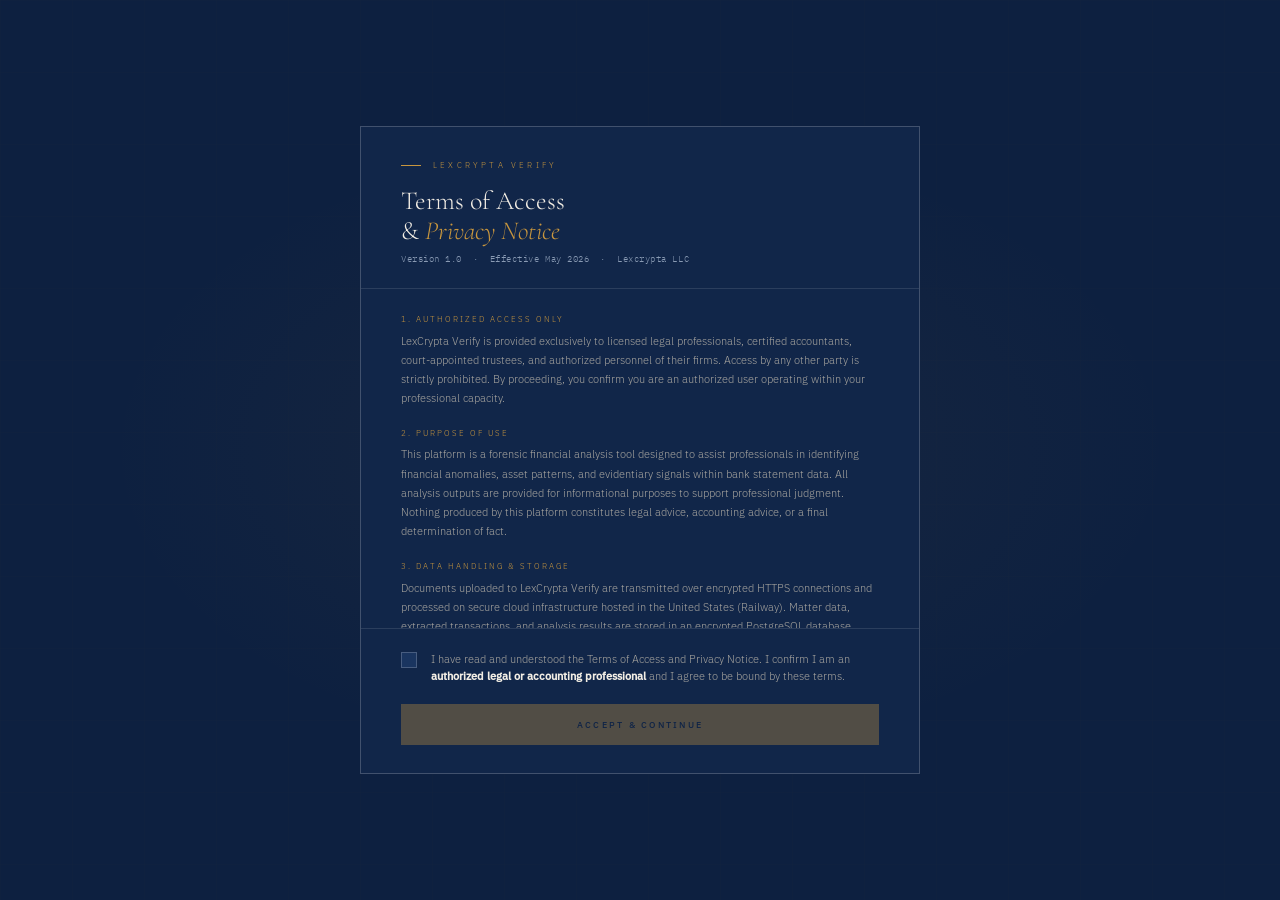
<file: verify-api/app/static/index.html>
<!DOCTYPE html>
<html lang="en">
<head>
<meta charset="UTF-8">
<meta name="viewport" content="width=device-width,initial-scale=1">
<title>LexCrypta — Verify Terminal</title>
<link href="fonts/fonts.css" rel="stylesheet">
<style>
*,*::before,*::after{box-sizing:border-box;margin:0;padding:0}
:root{
  --navy:#0d2040;--navy2:#112649;--navy3:#1a3560;--navy4:#214070;
  --border:rgba(255,255,255,0.11);--border2:rgba(255,255,255,0.20);
  --gold:#c8963e;--gold2:#e0aa52;--golddim:rgba(200,150,62,0.09);
  --cream:#f2ede4;--muted:#8a9bb4;--text:#bcc8dc;
  --red:#c0392b;--reddim:rgba(192,57,43,0.09);
  --amber:#d4860a;--amberdim:rgba(212,134,10,0.09);
  --green:#2e7d52;--greendim:rgba(46,125,82,0.09);
  --teal:#1a7a6e;--tealdim:rgba(26,122,110,0.09);
  --blue:#2563a8;
  --sidebar:248px;
  --serif:'Cormorant Garamond',Georgia,serif;
  --sans:'IBM Plex Sans',sans-serif;
  --mono:'IBM Plex Mono',monospace;
}
html[data-theme="light"]{
  --navy:#eef2f7;--navy2:#e4eaf3;--navy3:#d8e2ef;--navy4:#cdd9ea;
  --border:rgba(0,40,80,0.09);--border2:rgba(0,40,80,0.16);
  --cream:#0f1f35;--text:#1e3a58;--muted:#3a5a7a;
  --golddim:rgba(160,110,30,0.10);
  --reddim:rgba(192,57,43,0.08);--amberdim:rgba(180,100,5,0.08);--greendim:rgba(30,100,60,0.08);
}
html{scroll-behavior:smooth}
body{font-family:var(--sans);background:var(--navy);color:var(--text);font-size:13px;line-height:1.6;font-weight:300;min-height:100vh;display:flex;-webkit-font-smoothing:antialiased}
::-webkit-scrollbar{width:3px}::-webkit-scrollbar-track{background:var(--navy2)}::-webkit-scrollbar-thumb{background:var(--border2)}

/* ── SIDEBAR ── */
.sidebar{width:var(--sidebar);min-height:100vh;background:var(--navy2);border-right:1px solid var(--border);display:flex;flex-direction:column;position:fixed;top:0;left:0;bottom:0;z-index:50}
.sidebar-logo{padding:28px 24px 20px;border-bottom:1px solid var(--border)}
.logo-name{font-family:var(--serif);font-size:17px;font-weight:500;letter-spacing:.14em;color:var(--cream);text-transform:uppercase}
.logo-sub{font-size:8px;letter-spacing:.32em;text-transform:uppercase;color:var(--gold);margin-top:3px}
.sidebar-user{padding:12px 24px;border-bottom:1px solid var(--border)}
.sidebar-user-name{color:var(--text);font-weight:400;display:block;font-size:11px;margin-bottom:1px}
.sidebar-user-role{font-size:9px;letter-spacing:.1em;text-transform:uppercase;color:var(--muted)}
.sidebar-nav{padding:14px 0;flex:1;overflow-y:auto}
.nav-section-label{font-size:8px;letter-spacing:.22em;text-transform:uppercase;color:var(--muted);padding:12px 24px 5px;opacity:.6}
.nav-item{display:flex;align-items:center;gap:11px;padding:11px 24px;font-size:11px;letter-spacing:.1em;text-transform:uppercase;color:var(--muted);border:none;border-left:3px solid transparent;transition:all .15s;cursor:pointer;background:none;width:100%;text-align:left;font-family:var(--sans);font-weight:400}
.nav-item:hover{color:var(--text);background:rgba(255,255,255,.032);border-left-color:rgba(255,255,255,.08)}
.nav-item.active{color:var(--gold);border-left-color:var(--gold);background:var(--golddim);font-weight:500}
.nav-item svg{width:15px;height:15px;stroke:currentColor;fill:none;stroke-width:1.5;flex-shrink:0}
.nav-badge{margin-left:auto;min-width:17px;height:17px;display:inline-flex;align-items:center;justify-content:center;color:#fff;font-size:8px;font-weight:500;border-radius:9px;padding:0 5px;font-family:var(--mono)}
.nb-red{background:var(--red)}.nb-amber{background:var(--amber)}.nb-teal{background:var(--teal)}.nb-gold{background:var(--gold);color:var(--navy)}
.sidebar-footer{padding:14px 24px;border-top:1px solid var(--border);font-size:9px;color:var(--muted)}
.lib-dot{width:5px;height:5px;border-radius:50%;background:var(--green);display:inline-block;margin-right:5px;flex-shrink:0}

/* ── TOOL NAV ITEMS ── */
.tool-nav-item{position:relative}
.tool-lock{width:12px;height:12px;flex-shrink:0;fill:none;stroke-width:2}
.tool-lock.open{stroke:var(--teal)}
.tool-lock.locked{stroke:var(--muted);opacity:.5}
.tool-nav-badge{margin-left:auto;font-family:var(--mono);font-size:7px;letter-spacing:.1em;text-transform:uppercase;padding:2px 6px;border:1px solid;border-radius:2px}
.tool-nav-badge.unlocked{color:var(--teal);border-color:rgba(26,122,110,.3);background:var(--tealdim)}
.tool-nav-badge.active-here{color:var(--gold);border-color:rgba(200,150,62,.3);background:var(--golddim)}
.tool-nav-badge.locked-badge{color:var(--muted);border-color:var(--border);background:transparent;opacity:.6}

/* ── TOOL HOVER TOOLTIP (JS-positioned — escapes sidebar overflow) ── */
.js-tool-tip{
  position:fixed;z-index:9000;
  background:var(--navy3);border:1px solid var(--border2);color:var(--text);
  font-size:10px;font-family:var(--sans);font-weight:300;line-height:1.55;
  padding:9px 13px;width:210px;white-space:normal;
  pointer-events:none;
  box-shadow:0 4px 18px rgba(0,0,0,.35);
  letter-spacing:0;text-transform:none;
  animation:tipFadeIn .12s ease;
}
@keyframes tipFadeIn{from{opacity:0;transform:translateX(-4px)}to{opacity:1;transform:translateX(0)}}

/* ── MATTER DELETE ── */
.m-delete{width:26px;height:26px;display:flex;align-items:center;justify-content:center;border:1px solid transparent;background:none;cursor:pointer;border-radius:2px;flex-shrink:0;transition:all .15s;opacity:0}
.matter-row:hover .m-delete{opacity:.45}
.m-delete:hover{opacity:1!important;border-color:rgba(192,57,43,.35);background:var(--reddim);}
.m-delete svg{width:11px;height:11px;stroke:var(--red);fill:none;stroke-width:2}

/* ── TOOL DETAIL VIEW ── */
.tool-detail-card{border:1px solid var(--border);background:var(--navy2);max-width:580px}
.tdc-accent{height:3px}
.tdc-head{padding:30px 36px 22px;border-bottom:1px solid var(--border)}
.tdc-kicker{font-size:8px;letter-spacing:.3em;text-transform:uppercase;color:var(--muted);margin-bottom:12px;display:flex;align-items:center;gap:10px}
.tdc-kicker::before{content:'';width:14px;height:1px;background:var(--muted)}
.tdc-title{font-family:var(--serif);font-size:30px;font-weight:300;color:var(--cream);margin-bottom:8px}
.tdc-title em{font-style:italic;color:var(--gold)}
.tdc-lock-row{display:flex;align-items:center;gap:10px;margin-top:12px}
.tdc-lock-icon{width:18px;height:18px;stroke:var(--muted);fill:none;stroke-width:1.5}
.tdc-lock-text{font-size:10px;color:var(--muted);font-family:var(--mono);letter-spacing:.06em}
.tdc-body{padding:24px 36px}
.tdc-blurb{font-size:12px;color:rgba(188,200,220,.8);line-height:1.8;margin-bottom:22px}
.tdc-produces-label{font-size:8px;letter-spacing:.22em;text-transform:uppercase;color:var(--muted);margin-bottom:10px}
.tdc-produces{list-style:none;padding:0;margin:0 0 22px}
.tdc-produces li{font-size:11px;color:var(--text);padding:7px 0;border-bottom:1px solid var(--border);display:flex;align-items:flex-start;gap:10px;line-height:1.5}
.tdc-produces li::before{content:'›';color:var(--muted);flex-shrink:0;margin-top:1px}
.tdc-produces li:last-child{border-bottom:none}
.tdc-unlock-box{background:var(--navy3);border:1px solid var(--border);border-left:2px solid var(--gold);padding:16px 20px;margin-bottom:20px}
.tdc-unlock-title{font-size:8px;letter-spacing:.22em;text-transform:uppercase;color:var(--gold);margin-bottom:6px}
.tdc-unlock-text{font-size:11px;color:rgba(188,200,220,.75);line-height:1.7}
.tdc-foot{padding:0 36px 28px;display:flex;gap:10px}
.ic-tool-hint{font-family:var(--mono);font-size:8px;letter-spacing:.1em;text-transform:uppercase;padding:2px 8px;border:1px solid rgba(26,122,110,.35);background:var(--tealdim);color:var(--teal);cursor:pointer;transition:all .15s}
.ic-tool-hint:hover{background:var(--teal);color:#fff;border-color:var(--teal)}

/* ── JURISDICTION TOGGLE ── */
.sidebar-jurisdiction{padding:10px 24px 12px;border-bottom:1px solid var(--border)}
.jur-label{font-size:8px;letter-spacing:.22em;text-transform:uppercase;color:var(--muted);margin-bottom:7px}
.jur-toggle{display:flex;background:var(--navy3);border:1px solid var(--border);overflow:hidden}
.jur-btn{flex:1;padding:7px 0;font-size:9px;letter-spacing:.12em;text-transform:uppercase;border:none;border-right:1px solid var(--border);background:none;color:var(--muted);cursor:pointer;font-family:var(--sans);font-weight:400;transition:all .18s;display:flex;align-items:center;justify-content:center;gap:5px}
.jur-btn:last-child{border-right:none}
.jur-btn.active{background:var(--gold);color:var(--navy);font-weight:600}
.jur-btn:not(.active):hover{color:var(--text);background:rgba(255,255,255,.04)}
.jur-mode-badge{display:inline-flex;align-items:center;gap:6px;font-family:var(--mono);font-size:9px;font-weight:500;padding:4px 10px;border:1px solid;border-radius:2px;cursor:pointer;transition:all .15s;letter-spacing:.08em;text-transform:uppercase}
.jur-mode-badge.jur-au{color:var(--teal);border-color:rgba(26,122,110,.4);background:var(--tealdim)}
.jur-mode-badge.jur-us{color:#7ab0d4;border-color:rgba(122,176,212,.3);background:rgba(122,176,212,.06)}

/* ── PRODUCT SUITE ── */
.suite-grid{display:grid;grid-template-columns:repeat(auto-fit,minmax(300px,1fr));gap:1px;background:var(--border);border:1px solid var(--border);margin-bottom:28px}
.suite-card{background:var(--navy2);display:flex;flex-direction:column;position:relative;overflow:hidden}
.suite-card-top{height:3px;width:100%}
.sc-evaluate .suite-card-top{background:var(--teal)}
.sc-verify .suite-card-top{background:var(--gold)}
.sc-locked .suite-card-top{background:var(--border2)}
.suite-card-body{padding:26px 28px;flex:1}
.suite-product-kicker{font-size:8px;letter-spacing:.3em;text-transform:uppercase;display:flex;align-items:center;gap:10px;margin-bottom:14px}
.suite-product-kicker::before{content:'';width:16px;height:1px}
.sc-evaluate .suite-product-kicker{color:var(--teal)}.sc-evaluate .suite-product-kicker::before{background:var(--teal)}
.sc-verify .suite-product-kicker{color:var(--gold)}.sc-verify .suite-product-kicker::before{background:var(--gold)}
.sc-locked .suite-product-kicker{color:var(--muted)}.sc-locked .suite-product-kicker::before{background:var(--muted)}
.suite-product-name{font-family:var(--serif);font-size:28px;font-weight:300;color:var(--cream);line-height:1.1;margin-bottom:6px}
.suite-product-name em{font-style:italic}
.sc-verify .suite-product-name em{color:var(--gold)}
.sc-evaluate .suite-product-name em{color:var(--teal)}
.sc-locked .suite-product-name em{color:var(--muted)}
.suite-tagline{font-size:11px;color:var(--muted);line-height:1.6;margin-bottom:18px}
.suite-badge{display:inline-flex;align-items:center;gap:6px;font-family:var(--mono);font-size:8px;letter-spacing:.16em;text-transform:uppercase;padding:4px 10px;border:1px solid;margin-bottom:18px}
.badge-active{color:var(--gold);border-color:rgba(200,150,62,.35);background:var(--golddim)}
.badge-available{color:var(--teal);border-color:rgba(26,122,110,.35);background:var(--tealdim)}
.badge-locked{color:var(--muted);border-color:var(--border);background:transparent}
.suite-blurb{font-size:11px;color:rgba(188,200,220,.75);line-height:1.75;margin-bottom:20px;border-left:2px solid var(--border2);padding-left:14px}
.suite-produces-label{font-size:8px;letter-spacing:.22em;text-transform:uppercase;color:var(--muted);margin-bottom:10px}
.suite-produces{list-style:none;padding:0;margin:0 0 24px}
.suite-produces li{font-size:11px;color:var(--text);padding:5px 0;border-bottom:1px solid var(--border);display:flex;align-items:flex-start;gap:10px;line-height:1.5}
.suite-produces li::before{content:'›';flex-shrink:0;margin-top:1px}
.sc-evaluate .suite-produces li::before{color:var(--teal)}
.sc-verify .suite-produces li::before{color:var(--gold)}
.sc-locked .suite-produces li::before{color:var(--muted)}
.suite-produces li:last-child{border-bottom:none}
.suite-card-foot{padding:0 28px 26px}
.suite-cta{display:inline-flex;align-items:center;gap:8px;font-family:var(--sans);font-size:9px;letter-spacing:.18em;text-transform:uppercase;padding:11px 20px;border:1px solid;cursor:pointer;transition:all .18s;font-weight:400;text-decoration:none;background:none}
.cta-gold{color:var(--gold);border-color:rgba(200,150,62,.4)}.cta-gold:hover{background:var(--golddim);border-color:var(--gold)}
.cta-teal{color:var(--teal);border-color:rgba(26,122,110,.4)}.cta-teal:hover{background:var(--tealdim);border-color:var(--teal)}
.cta-current{color:var(--muted);border-color:var(--border);cursor:default;opacity:.6}
.cta-unlock{color:var(--navy);background:var(--muted);border-color:var(--muted)}.cta-unlock:hover{background:var(--text);border-color:var(--text)}
.suite-lock-overlay{position:absolute;top:16px;right:16px;opacity:.18}

/* ── MAIN ── */
.main{margin-left:var(--sidebar);flex:1;display:flex;flex-direction:column;min-height:100vh}
.topbar{display:flex;align-items:center;justify-content:space-between;padding:18px 40px;border-bottom:1px solid var(--border);background:var(--navy2);position:sticky;top:0;z-index:40}
.topbar-title{font-family:var(--serif);font-size:22px;font-weight:300;color:var(--cream)}
.topbar-title em{font-style:italic;color:var(--gold)}
.topbar-actions{display:flex;gap:10px;align-items:center}

/* ── BUTTONS ── */
.btn{font-family:var(--sans);font-size:9px;letter-spacing:.2em;text-transform:uppercase;padding:10px 20px;border:1px solid var(--border2);background:none;color:var(--text);transition:all .18s;cursor:pointer;font-weight:400}
.btn:hover{border-color:var(--gold);color:var(--gold)}
.btn-gold{background:var(--gold);color:var(--navy);border-color:var(--gold);font-weight:500}
.btn-gold:hover{background:var(--gold2);color:var(--navy)}
.btn-teal{background:var(--teal);color:#fff;border-color:var(--teal);font-weight:500}
.btn-teal:hover{background:#1d8f82;color:#fff}
.btn-sm{padding:7px 13px;font-size:8px}
.btn-danger{border-color:rgba(192,57,43,.3);color:var(--red)}
.btn-danger:hover{background:var(--reddim)}
.btn:disabled{opacity:.35;cursor:not-allowed}

/* ── CONTENT ── */
.content{padding:32px 40px;flex:1}
.view{display:none}.view.active{display:block}

/* ════════════════════════════════
   TERMS & PRIVACY
════════════════════════════════ */
#view-terms{display:flex;align-items:center;justify-content:center;min-height:100vh;padding:40px 20px;background:var(--navy);position:fixed;inset:0;z-index:500;overflow-y:auto}
.tc-card{position:relative;z-index:2;width:100%;max-width:560px;border:1px solid var(--border2);background:var(--navy2)}
.tc-head{padding:32px 40px 22px;border-bottom:1px solid var(--border)}
.tc-kicker{font-size:8px;letter-spacing:.4em;text-transform:uppercase;color:var(--gold);display:flex;align-items:center;gap:12px;margin-bottom:14px}
.tc-kicker::before{content:'';width:20px;height:1px;background:var(--gold)}
.tc-h{font-family:var(--serif);font-size:26px;font-weight:300;color:var(--cream);line-height:1.15}
.tc-h em{font-style:italic;color:var(--gold)}
.tc-version{font-family:var(--mono);font-size:9px;color:var(--muted);margin-top:6px;letter-spacing:.06em}
.tc-body{padding:24px 40px;max-height:340px;overflow-y:auto;border-bottom:1px solid var(--border)}
.tc-body::-webkit-scrollbar{width:4px}.tc-body::-webkit-scrollbar-track{background:var(--navy3)}.tc-body::-webkit-scrollbar-thumb{background:var(--border2);border-radius:2px}
.tc-section{margin-bottom:18px}
.tc-section-title{font-size:8px;letter-spacing:.25em;text-transform:uppercase;color:var(--gold);margin-bottom:6px}
.tc-section p{font-size:11px;color:rgba(220,210,190,.75);line-height:1.75;margin:0}
.tc-footer{padding:22px 40px 28px}
.tc-accept-row{display:flex;align-items:flex-start;gap:14px;margin-bottom:18px;cursor:pointer}
.tc-checkbox{width:16px;height:16px;min-width:16px;border:1px solid var(--border2);background:var(--navy3);appearance:none;-webkit-appearance:none;cursor:pointer;margin-top:1px;position:relative;transition:border-color .2s,background .2s}
.tc-checkbox:checked{background:var(--gold);border-color:var(--gold)}
.tc-checkbox:checked::after{content:'✓';position:absolute;top:50%;left:50%;transform:translate(-50%,-50%);font-size:10px;color:var(--navy);font-weight:700}
.tc-accept-label{font-size:11px;color:rgba(220,210,190,.75);line-height:1.6;cursor:pointer}
.tc-accept-label strong{color:var(--cream)}
.tc-btn{width:100%;padding:15px;background:var(--gold);color:var(--navy);font-size:9px;letter-spacing:.25em;text-transform:uppercase;font-weight:500;border:none;cursor:pointer;font-family:var(--sans);transition:background .2s,opacity .2s}
.tc-btn:disabled{opacity:.35;cursor:not-allowed}
.tc-btn:not(:disabled):hover{background:var(--gold2)}

/* ════════════════════════════════
   LOGIN
════════════════════════════════ */
#view-login{display:flex;align-items:center;justify-content:center;min-height:100vh;padding:40px;background:var(--navy);position:fixed;inset:0;z-index:200}
.login-bg{position:absolute;inset:0;background-image:linear-gradient(rgba(200,150,62,.6) 1px,transparent 1px),linear-gradient(90deg,rgba(200,150,62,.6) 1px,transparent 1px);background-size:72px 72px;opacity:.018;pointer-events:none}
.login-glow{position:absolute;inset:0;pointer-events:none;background:radial-gradient(ellipse 60% 50% at 50% 50%,rgba(200,150,62,.06) 0%,transparent 70%)}
.login-card{position:relative;z-index:2;width:100%;max-width:400px;border:1px solid var(--border2);background:var(--navy2)}
.login-head{padding:36px 40px 24px;border-bottom:1px solid var(--border)}
.login-kicker{font-size:8px;letter-spacing:.4em;text-transform:uppercase;color:var(--gold);display:flex;align-items:center;gap:12px;margin-bottom:16px}
.login-kicker::before{content:'';width:20px;height:1px;background:var(--gold)}
.login-h{font-family:var(--serif);font-size:30px;font-weight:300;color:var(--cream);line-height:1.1}
.login-h em{font-style:italic;color:var(--gold)}
.login-body{padding:24px 40px 32px}
.field-group{margin-bottom:2px}
.field-lbl{background:var(--navy3);border:1px solid var(--border);border-bottom:none;padding:9px 14px 0;font-size:8px;letter-spacing:.2em;text-transform:uppercase;color:var(--muted)}
.field-inp{background:var(--navy3);border:1px solid var(--border);border-top:none;color:var(--cream);padding:7px 14px 11px;font-size:13px;outline:none;width:100%;font-family:var(--sans);font-weight:300;transition:border-color .2s}
.field-inp:focus{border-color:rgba(200,150,62,.4)}
.field-inp::placeholder{color:var(--muted)}
.login-submit{width:100%;padding:15px;margin-top:14px;background:var(--gold);color:var(--navy);font-size:9px;letter-spacing:.25em;text-transform:uppercase;font-weight:500;border:none;cursor:pointer;font-family:var(--sans);transition:background .2s}
.login-submit:hover{background:var(--gold2)}
.login-hint{font-size:10px;color:var(--muted);text-align:center;padding:12px 40px 22px;border-top:1px solid var(--border);line-height:1.6}

/* ════════════════════════════════
   DASHBOARD — CLEAN
════════════════════════════════ */
.dash-stats{display:grid;grid-template-columns:repeat(4,1fr);gap:1px;background:var(--border);border:1px solid var(--border);margin-bottom:28px}
.stat-cell{background:var(--navy2);padding:20px 22px;position:relative;overflow:hidden}
.stat-cell::before{content:'';position:absolute;top:0;left:0;right:0;height:2px;background:var(--border)}
.sc-gold::before{background:var(--gold)}.sc-red::before{background:var(--red)}.sc-amber::before{background:var(--amber)}.sc-teal::before{background:var(--teal)}
.stat-lbl{font-size:8px;letter-spacing:.22em;text-transform:uppercase;color:var(--muted);margin-bottom:8px}
.stat-val{font-family:var(--serif);font-size:32px;font-weight:300;color:var(--cream);line-height:1}
.stat-sub{font-size:9px;color:var(--muted);margin-top:4px}

.section-eyebrow{font-size:8px;letter-spacing:.3em;text-transform:uppercase;color:var(--gold);display:flex;align-items:center;gap:12px;margin-bottom:16px}
.section-eyebrow::after{content:'';flex:1;height:1px;background:var(--border)}

/* ── CLEAN MATTER ROWS ── */
.matters-list{display:flex;flex-direction:column;gap:1px;background:var(--border);border:1px solid var(--border)}
.matter-row{background:var(--navy2);display:flex;align-items:center;gap:14px;padding:16px 20px;transition:background .15s;cursor:pointer}
.matter-row:hover{background:var(--navy3)}
.matter-att{width:7px;height:7px;border-radius:50%;flex-shrink:0}
.att-red{background:var(--red);box-shadow:0 0 7px rgba(192,57,43,.5)}
.att-amber{background:var(--amber);box-shadow:0 0 5px rgba(212,134,10,.4)}
.att-blue{background:#4a7fc0}
.att-green{background:var(--green)}
.matter-main{flex:1;min-width:0}
.matter-subject{font-family:var(--serif);font-size:16px;font-weight:400;color:var(--cream);margin-bottom:2px;white-space:nowrap;overflow:hidden;text-overflow:ellipsis}
.matter-ref{font-size:9px;color:var(--muted);font-family:var(--mono)}
.matter-meta{display:flex;gap:12px;margin-top:5px;flex-wrap:wrap;align-items:center}
.m-type{font-size:8px;letter-spacing:.14em;text-transform:uppercase;padding:2px 7px;border:1px solid var(--border)}
.m-type.bankruptcy{color:var(--amber);border-color:rgba(212,134,10,.28)}
.m-type.family_law{color:#7ab0d4;border-color:rgba(122,176,212,.28)}
.m-type.civil{color:#a78bfa;border-color:rgba(167,139,250,.28)}
.m-date{font-size:9px;color:var(--muted);font-family:var(--mono)}
.m-flag{font-size:10px;color:var(--muted)}
.matter-right{display:flex;align-items:center;gap:10px;flex-shrink:0}
.exp-badge{font-size:8px;letter-spacing:.12em;text-transform:uppercase;padding:3px 9px;border:1px solid;font-family:var(--mono)}
.exp-HIGH{color:var(--red);border-color:rgba(192,57,43,.3);background:var(--reddim)}
.exp-MEDIUM{color:var(--amber);border-color:rgba(212,134,10,.3);background:var(--amberdim)}
.exp-LOW{color:var(--green);border-color:rgba(46,125,82,.3);background:var(--greendim)}
.exp-PENDING{color:var(--muted);border-color:var(--border)}
.m-last{font-size:9px;color:var(--muted);font-family:var(--mono);white-space:nowrap}
.q-btn{font-size:8px;letter-spacing:.14em;text-transform:uppercase;padding:6px 12px;border:1px solid var(--border2);background:none;color:var(--muted);cursor:pointer;font-family:var(--sans);transition:all .18s;white-space:nowrap}
.q-btn:hover{border-color:var(--teal);color:var(--teal)}
.q-btn.queued{border-color:rgba(26,122,110,.4);color:var(--teal);background:var(--tealdim)}
.m-chevron{width:13px;height:13px;stroke:var(--muted);fill:none;stroke-width:1.5;flex-shrink:0}

/* ════════════════════════════════
   LEXI QUEUE VIEW
════════════════════════════════ */
.queue-header-band{
  background:var(--navy2);border:1px solid var(--border);border-top:2px solid var(--teal);
  padding:20px 24px;margin-bottom:20px;
  display:flex;align-items:center;justify-content:space-between;flex-wrap:wrap;gap:14px;
}
.qh-left{}
.qh-eyebrow{font-size:8px;letter-spacing:.3em;text-transform:uppercase;color:var(--teal);display:flex;align-items:center;gap:10px;margin-bottom:6px}
.qh-eyebrow svg{width:12px;height:12px;stroke:currentColor;fill:none;stroke-width:2}
.qh-title{font-family:var(--serif);font-size:22px;font-weight:300;color:var(--cream)}
.qh-sub{font-size:11px;color:var(--muted);margin-top:4px;line-height:1.6}
.qh-right{display:flex;gap:10px;align-items:center;flex-wrap:wrap}

/* Progress bar */
.queue-progress-bar{display:none;background:var(--navy2);border:1px solid var(--border);padding:14px 20px;margin-bottom:16px}
.qpb-track{height:2px;background:var(--border);position:relative;overflow:hidden;margin-bottom:8px}
.qpb-fill{position:absolute;top:0;left:0;height:100%;background:var(--teal);transition:width .7s ease}
.qpb-row{display:flex;justify-content:space-between;align-items:center}
.qpb-label{font-family:var(--mono);font-size:10px;color:var(--muted)}
.qpb-stage{color:var(--teal)}
.qpb-pct{font-family:var(--mono);font-size:10px;color:var(--muted)}

/* Queue empty state */
.queue-empty-state{border:1px solid var(--border);background:var(--navy2);padding:48px 32px;text-align:center}
.qes-num{font-family:var(--serif);font-size:48px;color:var(--border2);font-weight:300;line-height:1;margin-bottom:10px}
.qes-title{font-family:var(--serif);font-size:20px;color:var(--text);font-weight:300;margin-bottom:8px}
.qes-sub{font-size:12px;color:var(--muted);line-height:1.7;max-width:380px;margin:0 auto 20px}

/* Queue items */
.queue-items{display:flex;flex-direction:column;gap:1px;background:var(--border);border:1px solid var(--border);margin-bottom:16px}
.queue-item{background:var(--navy2);position:relative;transition:background .15s}
.queue-item:hover{background:var(--navy3)}
.queue-item.qi-running{background:var(--tealdim);border-left:2px solid var(--teal)}
.queue-item.qi-done{opacity:.55}
.qi-top{display:flex;align-items:center;gap:12px;padding:16px 20px}
.qi-rank{font-family:var(--serif);font-size:28px;font-weight:300;color:var(--border2);line-height:1;width:28px;text-align:center;flex-shrink:0}
.qi-rank.active-rank{color:var(--teal)}
.qi-reorder{display:flex;flex-direction:column;gap:2px;flex-shrink:0}
.qi-rb{background:none;border:1px solid var(--border);color:var(--muted);width:20px;height:16px;display:flex;align-items:center;justify-content:center;cursor:pointer;font-size:8px;transition:all .15s;padding:0;line-height:1}
.qi-rb:hover{border-color:var(--gold);color:var(--gold)}
.qi-rb:disabled{opacity:.2;cursor:not-allowed}
.qi-main{flex:1;min-width:0}
.qi-subject{font-family:var(--serif);font-size:16px;font-weight:400;color:var(--cream);margin-bottom:2px}
.qi-ref{font-size:9px;color:var(--muted);font-family:var(--mono)}
.qi-meta{display:flex;gap:12px;margin-top:5px;flex-wrap:wrap;align-items:center}
.qi-type{font-size:8px;letter-spacing:.12em;text-transform:uppercase;padding:2px 7px;border:1px solid var(--border)}
.qi-type.bankruptcy{color:var(--amber);border-color:rgba(212,134,10,.28)}
.qi-type.family_law{color:#7ab0d4;border-color:rgba(122,176,212,.28)}
.qi-type.civil{color:#a78bfa;border-color:rgba(167,139,250,.28)}
.qi-docs{font-size:9px;color:var(--muted);font-family:var(--mono)}
.qi-right{display:flex;align-items:center;gap:10px;flex-shrink:0}
.qi-status{font-size:8px;letter-spacing:.12em;text-transform:uppercase;padding:3px 9px;border:1px solid;font-family:var(--mono)}
.qis-waiting{color:var(--muted);border-color:var(--border)}
.qis-running{color:var(--teal);border-color:rgba(26,122,110,.4);background:var(--tealdim);animation:blink 1.3s ease-in-out infinite}
.qis-done{color:var(--green);border-color:rgba(46,125,82,.3);background:var(--greendim)}
@keyframes blink{0%,100%{opacity:1}50%{opacity:.4}}
.qi-remove{background:none;border:none;color:var(--muted);cursor:pointer;font-size:15px;line-height:1;padding:2px 5px;transition:color .15s}
.qi-remove:hover{color:var(--red)}

/* ── LEXI ATTENTION SCORE — in queue ── */
.qi-las{padding:0 20px 16px 60px}
.qi-las.hidden{display:none}
.las-card{background:var(--navy3);border:1px solid var(--border2);position:relative;overflow:hidden}
.las-card::before{content:'';position:absolute;top:0;left:0;right:0;height:2px}
.las-card.lc-high::before{background:var(--red)}
.las-card.lc-mid::before{background:var(--amber)}
.las-card.lc-low::before{background:var(--green)}
.las-inner{padding:14px 18px;display:flex;align-items:flex-start;gap:16px}
.las-score-col{flex-shrink:0;text-align:center;width:68px}
.las-score-num{font-family:var(--serif);font-size:38px;font-weight:300;color:var(--cream);line-height:1}
.las-score-lbl{font-size:7px;letter-spacing:.2em;text-transform:uppercase;color:var(--muted);margin-top:2px}
.las-bar-track{width:100%;height:2px;background:var(--border);margin-top:6px}
.las-bar-fill{height:100%;transition:width 1.2s cubic-bezier(.2,.8,.3,1)}
.lbf-high{background:var(--red)}.lbf-mid{background:var(--amber)}.lbf-low{background:var(--green)}
.las-main{flex:1;min-width:0}
.las-verdict{font-size:9px;letter-spacing:.2em;text-transform:uppercase;font-weight:500;margin-bottom:5px}
.lv-high{color:var(--red)}.lv-mid{color:var(--amber)}.lv-low{color:var(--green)}
.las-reason{font-size:11px;color:var(--muted);line-height:1.65;font-style:italic;margin-bottom:8px}
.las-breakdown-btn{font-size:8px;letter-spacing:.14em;text-transform:uppercase;color:var(--gold);background:none;border:none;cursor:pointer;padding:0;font-family:var(--sans);transition:opacity .15s}
.las-breakdown-btn:hover{opacity:.7}
.las-breakdown{display:none;padding:12px 18px 14px;border-top:1px solid var(--border);background:var(--navy)}
.las-breakdown.open{display:block}
.las-comp{display:flex;align-items:center;gap:10px;margin-bottom:7px}
.las-comp:last-child{margin-bottom:0}
.las-comp-lbl{font-size:9px;letter-spacing:.06em;color:var(--muted);width:150px;flex-shrink:0}
.las-comp-track{flex:1;height:2px;background:var(--border);position:relative}
.las-comp-fill{position:absolute;top:0;left:0;height:100%;background:var(--gold);transition:width 1s ease .15s}
.las-comp-val{font-family:var(--mono);font-size:10px;color:var(--text);width:36px;text-align:right;flex-shrink:0}
.las-comp-max{color:var(--muted);font-size:9px}

/* No LAS state */
.qi-no-las{background:var(--navy3);border:1px solid var(--border);padding:12px 16px;font-size:11px;color:var(--muted);font-style:italic;display:flex;align-items:center;gap:10px}
.qi-no-las::before{content:'';width:3px;height:20px;background:var(--border2);border-radius:2px;flex-shrink:0}

/* Queue footer note */
.queue-note{font-size:10px;color:var(--muted);line-height:1.7;padding:12px 0}

/* ════════════════════════════════
   MATTER VIEW
════════════════════════════════ */
.matter-header{background:var(--navy2);border:1px solid var(--border);border-top:2px solid var(--gold);padding:22px 28px;margin-bottom:20px;display:flex;align-items:flex-start;justify-content:space-between;gap:20px}
.mh-eyebrow{font-size:8px;letter-spacing:.28em;text-transform:uppercase;color:var(--gold);margin-bottom:7px;display:flex;align-items:center;gap:10px}
.mh-eyebrow::before{content:'';width:14px;height:1px;background:var(--gold)}
.mh-subject{font-family:var(--serif);font-size:26px;font-weight:300;color:var(--cream);line-height:1.1;margin-bottom:3px}
.mh-meta{display:flex;gap:18px;flex-wrap:wrap;margin-top:8px}
.mhf-lbl{color:var(--muted);font-size:8px;letter-spacing:.12em;text-transform:uppercase;margin-right:5px}
.mhf-val{color:var(--text);font-family:var(--mono);font-size:10px}
.mh-right{display:flex;flex-direction:column;align-items:flex-end;gap:8px;flex-shrink:0}
.mh-las{text-align:right}
.mh-las-num{font-family:var(--serif);font-size:36px;font-weight:300;line-height:1;color:var(--cream)}
.mh-las-lbl{font-size:7px;letter-spacing:.22em;text-transform:uppercase;color:var(--gold);margin-top:2px}
.mh-las-verdict{font-size:9px;letter-spacing:.15em;text-transform:uppercase;margin-top:3px}
.ps-verdict{font-size:42px;font-weight:700;letter-spacing:.08em;font-family:var(--mono);line-height:1}
.ps-verdict.pursue{color:#2e9e6b}
.ps-verdict.skip{color:#c0392b}
.ps-score{font-size:11px;letter-spacing:.15em;color:var(--muted);margin:4px 0 12px;font-family:var(--mono)}
.ps-bullets{font-size:12px;line-height:1.8;color:var(--text);max-width:600px}
.ps-bullets span{display:block;padding-left:12px;position:relative}
.ps-bullets span::before{content:"›";position:absolute;left:0;color:var(--gold)}
.db-checks-grid{display:grid;grid-template-columns:1fr 1fr;gap:6px}
.db-check-row{display:flex;align-items:center;gap:10px;padding:8px 12px;background:var(--navy2);border:1px solid var(--border);border-radius:3px}
.db-check-name{font-size:10px;font-weight:500;flex:1}
.db-check-finding{font-size:10px;color:var(--muted);flex:2}
.db-pill{font-size:8px;letter-spacing:.1em;padding:2px 7px;border-radius:2px;font-weight:600}
.db-pill.hit{background:rgba(192,57,43,.15);color:#c0392b}
.db-pill.clear{background:rgba(46,158,107,.15);color:#2e9e6b}
.db-pill.pending{background:rgba(200,150,62,.15);color:var(--gold)}

/* Upload zones */
.upload-zones{display:grid;grid-template-columns:repeat(3,1fr);gap:1px;background:var(--border);border:1px solid var(--border);margin-bottom:18px}
.upload-zone{background:var(--navy2);padding:20px}
.uz-head{display:flex;align-items:center;justify-content:space-between;margin-bottom:12px}
.uz-type{font-size:8px;letter-spacing:.2em;text-transform:uppercase;color:var(--muted);display:flex;align-items:center;gap:7px}
.uz-type svg{width:12px;height:12px;stroke:currentColor;fill:none;stroke-width:1.5}
.uz-count{font-family:var(--mono);font-size:9px;color:var(--muted);border:1px solid var(--border);padding:2px 7px}
.uz-count.has{color:var(--gold);border-color:rgba(200,150,62,.3)}
.dz{border:1px dashed var(--border2);padding:16px;text-align:center;cursor:pointer;transition:all .2s;position:relative;min-height:68px;display:flex;flex-direction:column;align-items:center;justify-content:center;gap:4px}
.dz:hover,.dz.over{border-color:var(--gold);background:var(--golddim)}
.dz input{position:absolute;inset:0;opacity:0;cursor:pointer;width:100%;height:100%}
.dz-icon{font-size:17px;opacity:.35}
.dz-text{font-size:10px;color:var(--muted);line-height:1.4}
.dz-text span{color:var(--gold)}
.file-pills{display:flex;flex-direction:column;gap:3px;margin-top:7px}
.file-pill{display:flex;align-items:center;justify-content:space-between;background:var(--navy);border:1px solid var(--border);padding:5px 9px;font-size:10px}
.fp-name{color:var(--text);overflow:hidden;text-overflow:ellipsis;white-space:nowrap;flex:1}
.fp-badge{font-family:var(--mono);font-size:8px;padding:1px 5px;border:1px solid;flex-shrink:0;margin-left:7px}
.fpb-ready{color:var(--green);border-color:rgba(46,125,82,.3)}
.fpb-parsing{color:#4a9fd4;border-color:rgba(74,159,212,.3)}

.run-bar{background:var(--navy2);border:1px solid var(--border);padding:14px 20px;margin-bottom:18px;display:flex;align-items:center;gap:14px;flex-wrap:wrap}
.run-analyst-inp{background:transparent;border:none;border-bottom:1px solid var(--border);color:var(--cream);font-family:var(--sans);font-size:12px;padding:3px 0;outline:none;transition:border-color .2s;width:180px}
.run-analyst-inp:focus{border-bottom-color:var(--gold)}
.run-status{font-family:var(--mono);font-size:10px;color:var(--muted);flex:1;min-width:140px}

/* Results */
.results-eyebrow{font-size:8px;letter-spacing:.28em;text-transform:uppercase;color:var(--gold);display:flex;align-items:center;gap:12px;margin-bottom:16px}
.results-eyebrow::after{content:'';flex:1;height:1px;background:var(--border)}

.results-zones{display:grid;grid-template-columns:1fr 1fr;gap:1px;background:var(--border);border:1px solid var(--border);margin-bottom:18px}
.results-zone{background:var(--navy2)}
.rz-head{padding:12px 16px;border-bottom:1px solid var(--border);display:flex;align-items:center;gap:8px}
.rz-head-title{font-size:9px;letter-spacing:.18em;text-transform:uppercase;color:var(--muted)}
.rz-head-title.gold{color:var(--gold)}

.signal-cats{display:flex;flex-direction:column}
.sig-cat{padding:11px 16px;display:flex;align-items:center;gap:10px;border-bottom:1px solid var(--border);transition:background .12s}
.sig-cat:last-child{border-bottom:none}
.sig-cat:hover{background:var(--navy3)}
.sig-ind{width:3px;height:30px;flex-shrink:0;border-radius:2px}
.ind-detected{background:var(--gold)}.ind-possible{background:var(--amber)}.ind-none{background:var(--border2)}
.sig-main{flex:1;min-width:0}
.sig-name{font-family:var(--serif);font-size:14px;color:var(--cream);font-weight:400;margin-bottom:1px}
.sig-cat-label{font-size:8px;letter-spacing:.1em;text-transform:uppercase;color:var(--muted)}
.sig-right{text-align:right;flex-shrink:0}
.sig-badge{font-family:var(--mono);font-size:8px;padding:2px 7px;border:1px solid;display:inline-block;margin-bottom:2px}
.scb-detected{color:var(--gold);border-color:rgba(200,150,62,.3);background:var(--golddim)}
.scb-possible{color:var(--amber);border-color:rgba(212,134,10,.3);background:var(--amberdim)}
.scb-none{color:var(--muted);border-color:var(--border)}
.sig-count{font-size:9px;color:var(--muted);font-family:var(--mono)}
.sig-amt{font-size:10px;color:var(--gold);font-family:var(--mono)}

.intel-cards{display:flex;flex-direction:column;gap:8px;padding:14px}
.intel-card{border:1px solid var(--border);background:var(--navy3);padding:14px;position:relative;overflow:hidden}
.intel-card::before{content:'';position:absolute;left:0;top:0;bottom:0;width:2px}
.intel-card.asset::before{background:var(--gold)}
.intel-card.conversion::before{background:var(--amber)}
.intel-card.flow::before{background:#4a9fd4}
.intel-card.obfuscation::before{background:var(--red)}
.ic-cat{font-size:8px;letter-spacing:.18em;text-transform:uppercase;margin-bottom:4px;padding-left:8px}
.ic-cat.asset{color:var(--gold)}.ic-cat.conversion{color:var(--amber)}.ic-cat.flow{color:#4a9fd4}.ic-cat.obfuscation{color:var(--red)}
.ic-title{font-family:var(--serif);font-size:15px;color:var(--cream);font-weight:400;margin-bottom:5px;padding-left:8px}
.ic-narrative{font-size:11px;color:var(--muted);line-height:1.65;padding-left:8px;margin-bottom:8px;font-style:italic}
.ic-tags{display:flex;gap:6px;flex-wrap:wrap;padding-left:8px;margin-bottom:8px}
.ic-tag{font-size:8px;letter-spacing:.1em;text-transform:uppercase;padding:2px 7px;border:1px solid var(--border);color:var(--muted);font-family:var(--mono)}
.ic-tag.high{color:var(--green);border-color:rgba(46,125,82,.3)}
.ic-tag.medium{color:var(--amber);border-color:rgba(212,134,10,.3)}
.ic-tag.low{color:var(--red);border-color:rgba(192,57,43,.3)}
.ic-path{padding:9px 11px;background:var(--navy);border:1px solid var(--border);font-size:10px;color:var(--text);line-height:1.65}
.ic-path-lbl{font-size:8px;letter-spacing:.16em;text-transform:uppercase;color:var(--gold);margin-bottom:3px;display:block}

.tax-recon{border:1px solid var(--border);border-top:2px solid var(--amber);background:var(--navy2);margin-bottom:18px}
.tax-head{padding:12px 18px;border-bottom:1px solid var(--border);display:flex;align-items:center;justify-content:space-between}
.tax-title{font-size:9px;letter-spacing:.18em;text-transform:uppercase;color:var(--amber);display:flex;align-items:center;gap:7px}
.tax-title svg{width:11px;height:11px;stroke:currentColor;fill:none;stroke-width:2}
.tax-grid{display:grid;grid-template-columns:repeat(3,1fr);gap:1px;background:var(--border);margin:14px 14px 10px}
.tax-cell{background:var(--navy3);padding:12px 14px;text-align:center}
.tax-cell-lbl{font-size:8px;letter-spacing:.16em;text-transform:uppercase;color:var(--muted);margin-bottom:4px}
.tax-cell-val{font-family:var(--serif);font-size:22px;font-weight:300;line-height:1}
.tv-declared{color:var(--text)}.tv-detected{color:var(--gold)}.tv-gap{color:var(--red)}
.tax-narrative{font-size:11px;color:var(--muted);line-height:1.75;font-style:italic;border-left:2px solid var(--amber);padding:9px 14px;background:var(--amberdim);margin:0 14px 14px}

.timeline-band{border:1px solid var(--border);background:var(--navy2);margin-bottom:18px}
.tb-head{padding:11px 18px;border-bottom:1px solid var(--border);font-size:9px;letter-spacing:.18em;text-transform:uppercase;color:var(--muted);display:flex;justify-content:space-between}
.tb-periods{display:flex}
.tb-period{flex:1;padding:11px 14px;border-right:1px solid var(--border);text-align:center}
.tb-period:last-child{border-right:none}
.tb-period-lbl{font-size:8px;letter-spacing:.14em;text-transform:uppercase;color:var(--muted);margin-bottom:3px}
.tb-period-val{font-family:var(--serif);font-size:18px;color:var(--cream);font-weight:300}
.tb-period-sub{font-size:9px;color:var(--muted);margin-top:2px}
.tb-period.tb-active{background:var(--golddim)}
.tb-period.tb-active .tb-period-lbl,.tb-period.tb-active .tb-period-val{color:var(--gold)}

.lexi-audit{border:1px solid var(--border);border-left:2px solid var(--gold);background:var(--navy2);padding:12px 18px;display:flex;align-items:center;gap:12px;margin-bottom:16px;font-size:11px;color:var(--muted);line-height:1.6}
.la-dot{width:5px;height:5px;border-radius:50%;background:var(--green);flex-shrink:0}
.la-text strong{color:var(--gold)}

/* ════════════════════════════════
   ADMIN
════════════════════════════════ */
.admin-grid{display:grid;grid-template-columns:1fr 1fr;gap:14px}
.admin-card{background:var(--navy2);border:1px solid var(--border);padding:22px}
.admin-card h3{font-family:var(--serif);font-size:17px;color:var(--cream);font-weight:300;margin-bottom:14px;padding-bottom:11px;border-bottom:1px solid var(--border)}
.user-row{display:flex;align-items:center;justify-content:space-between;padding:9px 0;border-bottom:1px solid var(--border);font-size:12px}
.user-row:last-child{border-bottom:none}
.user-name{color:var(--cream);font-weight:400}
.user-email{color:var(--muted);font-size:10px;font-family:var(--mono)}
.user-role{font-size:8px;letter-spacing:.12em;text-transform:uppercase;padding:2px 7px;border:1px solid}
.role-admin{color:var(--gold);border-color:rgba(200,150,62,.3)}
.role-lawyer{color:var(--muted);border-color:var(--border2)}
.lib-count-grid{display:grid;grid-template-columns:repeat(2,1fr);gap:1px;background:var(--border);margin-top:12px}
.lc-cell{background:var(--navy3);padding:10px 12px;text-align:center}
.lc-num{font-family:var(--serif);font-size:24px;color:var(--gold);font-weight:300;line-height:1}
.lc-lbl{font-size:8px;letter-spacing:.14em;text-transform:uppercase;color:var(--muted);margin-top:3px}

/* ════════════════════════════════
   MODALS & NOTIFY
════════════════════════════════ */
.modal-overlay{position:fixed;inset:0;background:rgba(8,15,28,.9);z-index:150;display:none;align-items:center;justify-content:center;backdrop-filter:blur(4px)}
.modal-overlay.show{display:flex}
.modal{background:var(--navy2);border:1px solid var(--border2);width:100%;max-width:560px;position:relative;animation:modalIn .22s ease}
@keyframes modalIn{from{opacity:0;transform:translateY(14px)}to{opacity:1;transform:none}}
.modal::before{content:'';position:absolute;top:0;left:0;right:0;height:2px;background:linear-gradient(90deg,transparent,var(--gold),transparent)}
.modal-head{padding:28px 32px 20px;border-bottom:1px solid var(--border)}
.modal-eyebrow{font-size:8px;letter-spacing:.3em;text-transform:uppercase;color:var(--gold);margin-bottom:8px}
.modal-title{font-family:var(--serif);font-size:24px;font-weight:300;color:var(--cream)}
.modal-title em{font-style:italic;color:var(--gold)}
.modal-body{padding:24px 32px}
.form-row{display:grid;grid-template-columns:1fr 1fr;gap:10px;margin-bottom:10px}
.form-row.full{grid-template-columns:1fr}
.field{display:flex;flex-direction:column;gap:6px}
.field-label{font-size:8px;letter-spacing:.18em;text-transform:uppercase;color:var(--muted)}
.field-input{background:var(--navy);border:1px solid var(--border);color:var(--cream);padding:10px 13px;font-size:12px;outline:none;font-family:var(--sans);font-weight:300;transition:border-color .2s}
.field-input:focus{border-color:rgba(200,150,62,.4)}
.field-input::placeholder{color:var(--muted)}
select.field-input{cursor:pointer;appearance:none;background-image:url("data:image/svg+xml,%3Csvg xmlns='http://www.w3.org/2000/svg' width='10' height='6'%3E%3Cpath d='M0 0l5 6 5-6z' fill='%236a7a8e'/%3E%3C/svg%3E");background-repeat:no-repeat;background-position:right 12px center;padding-right:30px}
.type-grid{display:grid;grid-template-columns:repeat(3,1fr);gap:7px;margin-bottom:14px}
.type-opt{border:1px solid var(--border);background:var(--navy);padding:12px 10px;text-align:center;cursor:pointer;transition:all .18s;position:relative;overflow:hidden}
.type-opt::before{content:'';position:absolute;top:0;left:0;right:0;height:2px;background:transparent;transition:background .18s}
.type-opt:hover{border-color:var(--border2)}
.type-opt.selected{border-color:rgba(200,150,62,.35);background:var(--golddim)}
.type-opt.selected::before{background:var(--gold)}
.type-opt.selected .type-name{color:var(--gold)}
.type-icon{font-size:16px;margin-bottom:5px;display:block}
.type-name{font-size:9px;letter-spacing:.1em;text-transform:uppercase;color:var(--muted);display:block;transition:color .18s}
.type-desc{font-size:9px;color:var(--muted);margin-top:2px;line-height:1.3;display:block}
.modal-foot{padding:16px 32px;border-top:1px solid var(--border);display:flex;justify-content:flex-end;gap:10px}

.notify{position:fixed;bottom:28px;right:28px;background:var(--navy2);border:1px solid var(--border2);border-left:3px solid var(--gold);padding:14px 18px;z-index:300;transform:translateX(140%);transition:transform .32s cubic-bezier(.23,1,.32,1);max-width:300px}
.notify.show{transform:translateX(0)}
.notify-title{font-size:11px;color:var(--cream);margin-bottom:2px;font-weight:400}
.notify-msg{font-size:10px;color:var(--muted);line-height:1.5}

/* ── QUICK SCAN ── */
.scan-drop{border:1.5px dashed var(--border2);padding:52px 32px;text-align:center;cursor:pointer;transition:border-color .2s,background .2s;background:var(--navy2)}
.scan-drop:hover,.scan-drop.drag-over{border-color:var(--gold);background:var(--golddim)}
.scan-drop-icon{margin:0 auto 14px;width:40px;height:40px;color:var(--muted)}
.scan-drop-title{font-family:var(--serif);font-size:20px;font-weight:300;color:var(--cream);margin-bottom:6px}
.scan-drop-sub{font-size:10px;color:var(--muted);letter-spacing:.05em}
.scan-drop-sm{padding:18px 10px!important}
.scan-file-row{display:flex;align-items:center;justify-content:space-between;padding:9px 14px;background:var(--navy2);border:1px solid var(--border);margin-bottom:3px;font-size:11px}
.scan-file-name{color:var(--text);flex:1;min-width:0;overflow:hidden;text-overflow:ellipsis;white-space:nowrap}
.scan-file-size{color:var(--muted);font-family:var(--mono);font-size:9px;margin:0 12px;flex-shrink:0}
.scan-file-rm{background:none;border:none;color:var(--muted);cursor:pointer;font-size:14px;padding:0 4px;flex-shrink:0}
.scan-file-rm:hover{color:var(--red)}
.scan-result-meta{display:grid;grid-template-columns:auto 1fr;gap:32px;align-items:start;margin-bottom:32px;padding:28px;background:var(--navy2);border:1px solid var(--border)}
.scan-las-num{font-family:var(--serif);font-size:72px;line-height:1;font-weight:300}
.scan-las-num.las-high{color:#c0392b}.scan-las-num.las-mid{color:#d4860a}.scan-las-num.las-low{color:#2e7d52}
.scan-section-title{font-size:8px;letter-spacing:.3em;text-transform:uppercase;color:var(--gold);margin:28px 0 12px;display:flex;align-items:center;gap:10px}
.scan-section-title::after{content:'';flex:1;height:1px;background:var(--border)}
.scan-sig-table{width:100%;border-collapse:collapse;margin-bottom:4px}
.scan-sig-table th{font-size:8px;letter-spacing:.2em;text-transform:uppercase;color:var(--muted);text-align:left;padding:8px 12px;border-bottom:1px solid var(--border)}
.scan-sig-table td{padding:9px 12px;border-bottom:1px solid var(--border);font-size:11px}
.scan-sig-table tr:hover td{background:rgba(255,255,255,.02)}
@keyframes lf-ring-out{0%{transform:scale(1);opacity:.65}100%{transform:scale(2.6);opacity:0}}
@keyframes lf-bar-shine{0%{background-position:200% 0}100%{background-position:-200% 0}}
@keyframes lf-entry-in{from{opacity:0;transform:translateY(5px)}to{opacity:1;transform:translateY(0)}}
@keyframes lf-dot{0%,80%,100%{opacity:.2}40%{opacity:1}}
.lf-overlay-wrap{background:var(--navy2);border:1px solid var(--border);padding:44px 36px 32px;width:100%;text-align:center;position:relative;overflow:hidden}
.lf-overlay-wrap::before{content:'';position:absolute;top:0;left:0;right:0;height:1px;background:linear-gradient(90deg,transparent,rgba(200,150,62,.55),transparent)}
.lf-rings{position:relative;width:88px;height:88px;margin:0 auto 26px;display:flex;align-items:center;justify-content:center}
.lf-ring{position:absolute;width:88px;height:88px;border-radius:50%;border:1px solid rgba(200,150,62,.55);animation:lf-ring-out 2.6s ease-out infinite}
.lf-ring:nth-child(2){animation-delay:.85s}
.lf-ring:nth-child(3){animation-delay:1.7s}
.lf-core{width:40px;height:40px;border-radius:50%;background:var(--golddim);border:1px solid rgba(200,150,62,.35);display:flex;align-items:center;justify-content:center;position:relative;z-index:2}
.lf-core-dot{width:10px;height:10px;border-radius:50%;background:var(--gold);box-shadow:0 0 10px rgba(200,150,62,.75),0 0 20px rgba(200,150,62,.3)}
.lf-stage{font-family:var(--mono);font-size:11px;letter-spacing:.24em;color:var(--gold);margin-bottom:8px;min-height:15px}
.lf-dots{margin-bottom:20px;height:10px}
.lf-dots span{display:inline-block;width:4px;height:4px;border-radius:50%;background:var(--gold);margin:0 3px;opacity:.2;animation:lf-dot 1.5s ease-in-out infinite}
.lf-dots span:nth-child(2){animation-delay:.2s}
.lf-dots span:nth-child(3){animation-delay:.4s}
.lf-stats{display:flex;justify-content:center;gap:32px;margin-bottom:22px}
.lf-stat{font-family:var(--mono);font-size:9px;letter-spacing:.14em;color:var(--muted)}
.lf-stat-val{display:block;font-size:18px;color:var(--text);letter-spacing:.02em;margin-bottom:3px;font-weight:300}
.lf-bar-wrap{background:var(--navy3);height:3px;border-radius:2px;margin-bottom:24px;overflow:hidden}
.lf-bar-fill{height:3px;border-radius:2px;background:linear-gradient(90deg,var(--gold) 0%,var(--gold2) 50%,var(--gold) 100%);background-size:200% 100%;transition:width .5s ease;animation:lf-bar-shine 1.8s linear infinite}
.lf-log{font-family:var(--mono);font-size:10px;text-align:left;height:110px;overflow-y:auto;border-top:1px solid var(--border);padding-top:12px}
.lf-log .lf-entry{animation:lf-entry-in .25s ease forwards;opacity:0;padding:1px 0;line-height:1.9}
.lf-log .lf-entry.lf-signal{color:var(--gold)}
.lf-log .lf-entry.lf-dim{color:var(--muted)}
.sig-detected{color:#c0392b;font-weight:500}.sig-possible{color:#d4860a}.sig-none{color:var(--muted)}
.scan-intel-card{border:1px solid var(--border);padding:18px;margin-bottom:10px;background:var(--navy2)}
.scan-intel-cat{font-size:8px;letter-spacing:.25em;text-transform:uppercase;color:var(--gold);margin-bottom:6px}
.scan-intel-title{font-family:var(--serif);font-size:18px;font-weight:300;color:var(--cream);margin-bottom:8px}
.scan-intel-narrative{font-size:11px;color:var(--muted);line-height:1.7;margin-bottom:10px}
.scan-intel-path-lbl{font-size:9px;letter-spacing:.15em;text-transform:uppercase;color:var(--gold);margin-bottom:4px}
.scan-intel-path{font-size:11px;color:var(--text);line-height:1.65}

/* ══ VERIFY+ VERDICT PANEL ══ */
.vp-panel{background:var(--navy2);border:1px solid var(--border);margin-bottom:24px}
.vp-panel-header{padding:12px 20px;border-bottom:1px solid var(--border);display:flex;align-items:center;justify-content:space-between}
.vp-panel-kicker{font-size:9px;letter-spacing:.28em;text-transform:uppercase;color:#9c6ef0;font-family:var(--mono)}
.vp-panel-conf{font-size:8px;letter-spacing:.12em;text-transform:uppercase;padding:3px 9px;border-radius:2px;font-family:var(--mono)}
.vp-panel-body{padding:20px 24px;display:grid;grid-template-columns:140px 1fr;gap:24px;align-items:start}
.vp-verdict-word{font-family:var(--mono);font-size:28px;font-weight:700;letter-spacing:-.02em;line-height:1}
.vp-verdict-sub{font-size:8px;letter-spacing:.16em;text-transform:uppercase;color:var(--muted);margin-top:6px}
.vp-verdict-high{color:#2e7d52}
.vp-verdict-mid{color:#d4860a}
.vp-verdict-low{color:#6a7a8e}
.vp-conf-high{background:rgba(46,125,82,.15);color:#2e7d52;border:1px solid rgba(46,125,82,.3)}
.vp-conf-mid{background:rgba(212,134,10,.1);color:#d4860a;border:1px solid rgba(212,134,10,.25)}
.vp-conf-low{background:rgba(106,122,142,.1);color:var(--muted);border:1px solid var(--border)}
.vp-reasons{}
.vp-reason-row{display:flex;gap:12px;align-items:flex-start;padding:9px 0;border-bottom:1px solid rgba(255,255,255,.035)}
.vp-reason-row:last-child{border-bottom:none}
.vp-reason-dot{width:7px;height:7px;border-radius:50%;flex-shrink:0;margin-top:4px}
.vp-dot-red{background:#c0392b}
.vp-dot-amber{background:#d4860a}
.vp-dot-green{background:#2e7d52}
.vp-reason-lbl{font-size:9px;letter-spacing:.1em;text-transform:uppercase;color:var(--cream);font-family:var(--mono);margin-bottom:3px}
.vp-reason-desc{font-size:10px;color:var(--muted);line-height:1.55}
.vp-panel-footer{display:grid;grid-template-columns:1fr 1fr;gap:1px;background:var(--border);border-top:1px solid var(--border)}
.vp-footer-cell{background:var(--navy3);padding:14px 18px}
.vp-footer-lbl{font-size:8px;letter-spacing:.18em;text-transform:uppercase;color:var(--muted);margin-bottom:5px}
.vp-footer-val{font-family:var(--mono);font-size:12px;color:var(--cream);line-height:1.4}
.vp-panel-action{padding:14px 20px;border-top:1px solid var(--border);background:var(--navy3)}
.vp-action-lbl{font-size:8px;letter-spacing:.2em;text-transform:uppercase;color:#9c6ef0;margin-bottom:5px}
.vp-action-text{font-size:11px;color:var(--muted);line-height:1.6}
</style>
</head>
<body>

<!-- ════ TERMS & PRIVACY ════ -->
<div id="view-terms" style="display:none">
  <div class="login-bg"></div><div class="login-glow"></div>
  <div class="tc-card">
    <div class="tc-head">
      <div class="tc-kicker">LexCrypta Verify</div>
      <div class="tc-h">Terms of Access<br>&amp; <em>Privacy Notice</em></div>
      <div class="tc-version">Version 1.0 &nbsp;·&nbsp; Effective May 2026 &nbsp;·&nbsp; Lexcrypta LLC</div>
    </div>
    <div class="tc-body" id="tcScrollBody">
      <div class="tc-section">
        <div class="tc-section-title">1. Authorized Access Only</div>
        <p>LexCrypta Verify is provided exclusively to licensed legal professionals, certified accountants, court-appointed trustees, and authorized personnel of their firms. Access by any other party is strictly prohibited. By proceeding, you confirm you are an authorized user operating within your professional capacity.</p>
      </div>
      <div class="tc-section">
        <div class="tc-section-title">2. Purpose of Use</div>
        <p>This platform is a forensic financial analysis tool designed to assist professionals in identifying financial anomalies, asset patterns, and evidentiary signals within bank statement data. All analysis outputs are provided for informational purposes to support professional judgment. Nothing produced by this platform constitutes legal advice, accounting advice, or a final determination of fact.</p>
      </div>
      <div class="tc-section">
        <div class="tc-section-title">3. Data Handling &amp; Storage</div>
        <p>Documents uploaded to LexCrypta Verify are transmitted over encrypted HTTPS connections and processed on secure cloud infrastructure hosted in the United States (Railway). Matter data, extracted transactions, and analysis results are stored in an encrypted PostgreSQL database (Supabase) accessible only to authorized users of your licensed deployment. Lexcrypta LLC does not access, review, or share your uploaded documents or client data with any third party.</p>
      </div>
      <div class="tc-section">
        <div class="tc-section-title">4. Your Professional Obligations</div>
        <p>You remain solely responsible for ensuring that any documents uploaded comply with your professional duties of confidentiality, applicable privacy legislation (including but not limited to the Privacy Act, GDPR, or state equivalents), and any applicable court orders or obligations. You must have lawful authority to upload and process any documents submitted to this platform.</p>
      </div>
      <div class="tc-section">
        <div class="tc-section-title">5. Accuracy &amp; No Warranty</div>
        <p>Analysis signals are computational indicators derived from pattern matching and statistical inference across transaction data. Lexcrypta LLC makes no warranty, express or implied, as to the accuracy, completeness, or fitness for purpose of any analysis output. Outputs must be independently verified by qualified professionals before being relied upon in any legal, financial, or advisory context.</p>
      </div>
      <div class="tc-section">
        <div class="tc-section-title">6. Intellectual Property</div>
        <p>The LexCrypta Verify platform, including its algorithms, signal libraries, scoring systems, user interface, and all generated reports, is the proprietary intellectual property of Lexcrypta LLC. You may not reverse engineer, copy, redistribute, sublicense, or exploit any component of this platform beyond your licensed engagement scope.</p>
      </div>
      <div class="tc-section">
        <div class="tc-section-title">7. Limitation of Liability</div>
        <p>To the maximum extent permitted by law, Lexcrypta LLC shall not be liable for any direct, indirect, incidental, or consequential loss arising from your use of or reliance on this platform, including losses arising from errors, omissions, or system unavailability. Your use of LexCrypta Verify is entirely at your professional discretion and risk.</p>
      </div>
      <div class="tc-section">
        <div class="tc-section-title">8. Privacy</div>
        <p>Lexcrypta LLC collects platform usage metadata (login events, matter activity, feature usage) for service quality and product improvement purposes. This data does not include the content of uploaded documents or client matter details. We do not sell, rent, or share usage data with third parties. For full details, contact privacy@lexcrypta.com.</p>
      </div>
    </div>
    <div class="tc-footer">
      <label class="tc-accept-row">
        <input type="checkbox" class="tc-checkbox" id="tcCheckbox" onchange="toggleTcBtn()">
        <span class="tc-accept-label">I have read and understood the Terms of Access and Privacy Notice. I confirm I am an <strong>authorized legal or accounting professional</strong> and I agree to be bound by these terms.</span>
      </label>
      <button class="tc-btn" id="tcAcceptBtn" disabled onclick="acceptTerms()">Accept &amp; Continue</button>
    </div>
  </div>
</div>

<!-- ════ LICENSE ════ -->
<div id="view-license" style="display:none;align-items:center;justify-content:center;min-height:100vh;padding:40px;background:var(--navy);position:fixed;inset:0;z-index:300">
  <div style="width:100%;max-width:420px">
    <div style="font-size:8px;letter-spacing:.4em;text-transform:uppercase;color:var(--gold);display:flex;align-items:center;gap:14px;margin-bottom:20px">Deployment Certificate</div>
    <div style="border:1px solid var(--border2);background:var(--navy2)">
      <div style="padding:36px 40px 26px;border-bottom:1px solid var(--border)">
        <div style="font-family:var(--serif);font-size:32px;font-weight:300;color:var(--cream);line-height:1.1;margin-bottom:8px">Activate<br><em style="color:var(--gold)">Verify.</em></div>
        <div style="font-size:10px;color:var(--muted);line-height:1.7">Enter the license key provided with your installation.</div>
      </div>
      <div style="padding:26px 40px 32px">
        <div style="background:var(--navy3);border:1px solid var(--border);border-bottom:none;padding:9px 14px 0;font-size:8px;letter-spacing:.2em;text-transform:uppercase;color:var(--muted)">License Key</div>
        <input id="licKeyInput" style="background:var(--navy3);border:1px solid var(--border);border-top:none;color:var(--cream);padding:8px 14px 12px;font-size:13px;outline:none;width:100%;font-family:var(--sans);font-weight:300;box-sizing:border-box" type="text" placeholder="LEXV-XXXX-XXXX-XXXXXXXX" autocomplete="off" spellcheck="false" oninput="this.value=this.value.toUpperCase()">
        <div id="licErr" style="font-size:10px;color:var(--red,#c0392b);margin-top:10px;min-height:16px;font-family:var(--mono)"></div>
        <button style="width:100%;padding:16px;margin-top:16px;background:var(--gold);color:var(--navy);font-size:9px;letter-spacing:.28em;text-transform:uppercase;font-weight:500;border:none;cursor:pointer;font-family:var(--sans)" onclick="activateLicense()">Activate License</button>
      </div>
      <div style="font-size:9px;color:var(--muted);text-align:center;padding:14px 40px 22px;border-top:1px solid var(--border);line-height:1.8">LexCrypta LLC · Authorised installations only · One key per instance</div>
    </div>
  </div>
</div>

<!-- ════ LOGIN ════ -->
<div id="view-login">
  <div class="login-bg"></div><div class="login-glow"></div>
  <div class="login-card">
    <div class="login-head">
      <div class="login-kicker">Verify Terminal</div>
      <div class="login-h">Sign in to<br><em>Lexi.</em></div>
    </div>
    <div class="login-body">
      <div class="field-group" style="margin-bottom:2px">
        <div class="field-lbl">Email</div>
        <input class="field-inp" type="email" id="loginEmail" placeholder="you@firm.com" value="mike@harrisfirm.com">
      </div>
      <div class="field-group">
        <div class="field-lbl">Password</div>
        <input class="field-inp" type="password" id="loginPwd" placeholder="••••••••" value="demo">
      </div>
      <button class="login-submit" onclick="doLogin()">Sign In</button>
    </div>
    <div class="login-hint">Access is managed by your firm administrator.<br>Contact your admin if you need an account.</div>
  </div>
</div>

<!-- ════ APP SHELL ════ -->
<div id="appShell" style="display:none;width:100%">

<aside class="sidebar">
  <div class="sidebar-logo">
    <div class="logo-name">LexCrypta</div>
    <div class="logo-sub">Verify Terminal</div>
  </div>
  <div class="sidebar-jurisdiction">
    <div class="jur-label">Jurisdiction Mode</div>
    <div class="jur-toggle">
      <button class="jur-btn active" id="jurBtnAU" onclick="setJurisdiction('AU')">🇦🇺 Australia</button>
      <button class="jur-btn" id="jurBtnUS" onclick="setJurisdiction('US')">🇺🇸 USA</button>
    </div>
  </div>
  <div class="sidebar-user">
    <span class="sidebar-user-name">Michael Anderson</span>
    <span class="sidebar-user-role">Senior Associate</span>
  </div>
  <nav class="sidebar-nav">
    <div class="nav-section-label">Workspace</div>
    <button class="nav-item active" id="navDashboard" onclick="showView('dashboard')">
      <svg viewBox="0 0 24 24"><rect x="3" y="3" width="7" height="7"/><rect x="14" y="3" width="7" height="7"/><rect x="14" y="14" width="7" height="7"/><rect x="3" y="14" width="7" height="7"/></svg>
      Dashboard
      <span class="nav-badge nb-amber" id="nbAction">3</span>
    </button>
    <button class="nav-item" id="navQueue" onclick="showView('queue')">
      <svg viewBox="0 0 24 24"><polyline points="22 12 18 12 15 21 9 3 6 12 2 12"/></svg>
      Lexi Queue
      <span class="nav-badge" style="background:var(--navy3);border:1px solid var(--border2);color:var(--muted);font-size:7px;letter-spacing:.08em">Demo</span>
    </button>
    <button class="nav-item" id="navMatters" onclick="showView('matters')">
      <svg viewBox="0 0 24 24"><path d="M14 2H6a2 2 0 0 0-2 2v16a2 2 0 0 0 2 2h12a2 2 0 0 0 2-2V8z"/><polyline points="14 2 14 8 20 8"/></svg>
      All Matters
    </button>
    <div class="nav-section-label" style="margin-top:8px">Active</div>
    <button class="nav-item" id="navMatter" onclick="showView('matter')" style="display:none">
      <svg viewBox="0 0 24 24"><circle cx="12" cy="12" r="10"/><line x1="12" y1="8" x2="12" y2="12"/><line x1="12" y1="16" x2="12.01" y2="16"/></svg>
      <span id="navMatterName" style="overflow:hidden;text-overflow:ellipsis;white-space:nowrap">—</span>
    </button>
    <div class="nav-section-label" style="margin-top:8px">Tools</div>
    <!-- Evaluate — unlocked, external -->
    <button class="nav-item tool-nav-item" id="navToolEvaluate"
       onclick="window.open('https://lexcrypta-evaluate-production.up.railway.app','_blank')"
       data-tip="M&A due diligence and deal forensics. Analyses financials to uncover hidden liabilities, cash anomalies, and ownership structures.">
      <svg class="tool-lock open" viewBox="0 0 24 24"><rect x="3" y="11" width="18" height="11" rx="2"/><path d="M7 11V7a5 5 0 0 1 10 0"/></svg>
      Evaluate
    </button>
    <!-- Verify — unlocked, current -->
    <button class="nav-item tool-nav-item active" id="navToolVerify" onclick="showView('dashboard')"
       data-tip="Bank statement intelligence. Detects hidden assets, crypto activity, and behavioural patterns. Produces Lexi Attention Score across 16 signal categories.">
      <svg class="tool-lock open" viewBox="0 0 24 24"><rect x="3" y="11" width="18" height="11" rx="2"/><path d="M7 11V7a5 5 0 0 1 10 0"/></svg>
      Verify
    </button>
    <!-- Verify+ — locked, trustee screener -->
    <button class="nav-item tool-nav-item" id="navToolVerifyPlus" onclick="showView('scan')"
       data-tip="Trustee-grade go/no-go screener. Upload bank statements and get a clear PROCEED / SEEK DISCLOSURE / DECLINE verdict with 3 documented reasons in under 30 seconds.">
      <svg class="tool-lock open" viewBox="0 0 24 24"><rect x="3" y="11" width="18" height="11" rx="2"/><path d="M7 11V7a5 5 0 0 1 10 0"/></svg>
      Verify+
      <span class="tool-nav-badge unlocked" style="font-size:6px;letter-spacing:.06em">Trustee</span>
    </button>
    <!-- PropertyTrace — unlocked, external -->
    <button class="nav-item tool-nav-item" id="navToolPropertyTrace"
       onclick="window.open('https://lexcrypta-evaluate-production.up.railway.app/propertytrace-au','_blank')"
       data-tip="Scans bank statements for undisclosed property ownership — council rates, strata, mortgage repayments, and offset accounts. AU and US modes.">
      <svg class="tool-lock open" viewBox="0 0 24 24"><rect x="3" y="11" width="18" height="11" rx="2"/><path d="M7 11V7a5 5 0 0 1 10 0"/></svg>
      PropertyTrace
    </button>
    <!-- Vault — locked -->
    <button class="nav-item tool-nav-item" id="navToolVault" onclick="showToolDetail('vault')"
       data-tip="Secure document storage with chain-of-custody tracking and tamper-evident receipts. Court-grade evidence management. Unlock required.">
      <svg class="tool-lock locked" viewBox="0 0 24 24"><rect x="3" y="11" width="18" height="11" rx="2"/><path d="M7 11V7a5 5 0 0 1 10 0v4"/></svg>
      Vault
      <span class="tool-nav-badge locked-badge">Locked</span>
    </button>
    <!-- Trace — locked -->
    <button class="nav-item tool-nav-item" id="navToolTrace" onclick="showToolDetail('trace')"
       data-tip="Deep asset tracing — ASIC records, land title registry, crypto wallet clustering, and automated subpoena drafts. Court-ready expert report package. Unlock required.">
      <svg class="tool-lock locked" viewBox="0 0 24 24"><rect x="3" y="11" width="18" height="11" rx="2"/><path d="M7 11V7a5 5 0 0 1 10 0v4"/></svg>
      Trace
      <span class="tool-nav-badge locked-badge">Locked</span>
    </button>
    <button class="nav-item" id="navScan" onclick="showView('scan')" style="margin-top:6px;border-top:1px solid var(--border);padding-top:12px">
      <svg viewBox="0 0 24 24"><path d="M21 15v4a2 2 0 0 1-2 2H5a2 2 0 0 1-2-2v-4"/><polyline points="17 8 12 3 7 8"/><line x1="12" y1="3" x2="12" y2="15"/></svg>
      Quick Scan
    </button>
    <div class="nav-section-label" style="margin-top:8px">Firm</div>
    <button class="nav-item" id="navAdmin" onclick="showView('admin')">
      <svg viewBox="0 0 24 24"><circle cx="12" cy="8" r="4"/><path d="M20 21a8 8 0 1 0-16 0"/></svg>
      Firm Admin
    </button>
  </nav>
  <div class="sidebar-footer">
    <div style="display:flex;align-items:center;gap:5px;margin-bottom:3px">
      <div class="lib-dot"></div>
      <span style="font-family:var(--mono);font-size:9px">Library v2026.03</span>
    </div>
    <div style="font-size:9px;margin-bottom:10px">50 libraries · 04 Mar 2026</div>
    <div style="display:flex;gap:6px;margin-bottom:6px">
      <button id="themeToggle" class="btn btn-sm" style="flex:1;font-size:8px" onclick="toggleTheme()">☀ Day Mode</button>
    </div>
    <button class="btn btn-sm" style="width:100%;font-size:8px" onclick="doLogout()">Sign Out</button>
  </div>
</aside>

<main class="main">

<!-- ════ DASHBOARD ════ -->
<div id="view-dashboard" class="view active">
  <div class="topbar">
    <div class="topbar-title">Good morning, <em>Michael.</em></div>
    <div class="topbar-actions">
      <div id="topbarJurBadge" class="jur-mode-badge jur-au" title="Jurisdiction: Australia — click to change" onclick="document.querySelector('.sidebar-jurisdiction').scrollIntoView({behavior:'smooth'})">🇦🇺 Australia</div>
      <button class="btn" onclick="showView('queue')">Lexi Queue <span id="tbQueueCount" style="font-family:var(--mono);font-size:9px;color:var(--teal);margin-left:4px">2</span></button>
      <button class="btn btn-gold" onclick="openNewMatter()">+ New Matter</button>
    </div>
  </div>
  <div class="content">
    <div class="dash-stats">
      <div class="stat-cell sc-gold"><div class="stat-lbl">Active Matters</div><div class="stat-val">7</div><div class="stat-sub">Across all types</div></div>
      <div class="stat-cell sc-red"><div class="stat-lbl">High Exposure</div><div class="stat-val">3</div><div class="stat-sub">Requires attention</div></div>
      <div class="stat-cell sc-amber"><div class="stat-lbl">Needs Action</div><div class="stat-val">3</div><div class="stat-sub">Flags raised</div></div>
      <div class="stat-cell sc-teal"><div class="stat-lbl">In Queue</div><div class="stat-val" id="statQueue">2</div><div class="stat-sub">Ready to run</div></div>
    </div>
    <div class="section-eyebrow">Active Matters</div>
    <div class="matters-list" id="mattersList"></div>
    <div style="margin-top:16px;display:flex;gap:10px">
      <button class="btn btn-gold" onclick="openNewMatter()">+ New Matter</button>
      <button class="btn" onclick="showView('queue')">Go to Lexi Queue →</button>
    </div>
  </div>
</div>

<!-- ════ LEXI QUEUE ════ -->
<div id="view-queue" class="view">
  <div class="topbar">
    <div class="topbar-title">Lexi <em>Queue</em></div>
    <div class="topbar-actions">
      <div style="font-size:8px;letter-spacing:.18em;text-transform:uppercase;color:var(--muted);padding:5px 10px;border:1px solid var(--border);background:var(--navy3);font-family:var(--mono)">⬡ Demo Mode</div>
      <button class="btn btn-sm btn-danger" id="btnClearQueue" onclick="clearQueue()">Clear Queue</button>
      <button class="btn btn-teal" id="btnRunQueue" onclick="runQueue()">▶ Run Queue</button>
      <button class="btn btn-sm btn-danger" id="btnStopQueue" onclick="stopQueue()" style="display:none">■ Stop</button>
    </div>
  </div>
  <div class="content">

    <!-- Demo mode notice -->
    <div style="border:1px solid var(--border2);background:var(--navy3);padding:14px 20px;margin-bottom:24px;display:flex;align-items:flex-start;gap:14px">
      <svg viewBox="0 0 24 24" style="width:15px;height:15px;stroke:var(--muted);fill:none;stroke-width:1.5;flex-shrink:0;margin-top:1px"><circle cx="12" cy="12" r="10"/><line x1="12" y1="8" x2="12" y2="8"/><line x1="12" y1="12" x2="12" y2="16"/></svg>
      <div>
        <div style="font-size:9px;letter-spacing:.18em;text-transform:uppercase;color:var(--muted);margin-bottom:5px;font-family:var(--mono)">Demo Mode — Illustrative Only</div>
        <div style="font-size:11px;color:var(--muted);line-height:1.7">The queue is shown here to demonstrate the batch-processing workflow. In a live deployment, queued matters are processed sequentially against real uploaded documents and LAS scores update in real time. Results from the Run button below are for illustration purposes only.</div>
      </div>
    </div>

    <div class="queue-header-band">
      <div class="qh-left">
        <div class="qh-eyebrow">
          <svg viewBox="0 0 24 24"><polyline points="22 12 18 12 15 21 9 3 6 12 2 12"/></svg>
          Lexi Attention Score
        </div>
        <div class="qh-title">Analysis Queue</div>
        <div class="qh-sub">Matters ranked by Lexi Attention Score — return on your attention, not just risk.<br>Reorder manually if you have external constraints. Run to process sequentially.</div>
      </div>
      <div class="qh-right">
        <div style="text-align:right">
          <div style="font-family:var(--mono);font-size:10px;color:var(--muted)" id="queueStatusLine">2 matters queued</div>
          <div style="font-size:9px;color:var(--muted);margin-top:3px">Lexi processes one at a time</div>
        </div>
      </div>
    </div>

    <div class="queue-progress-bar" id="queueProgressBar">
      <div class="qpb-track"><div class="qpb-fill" id="qpbFill" style="width:0%"></div></div>
      <div class="qpb-row">
        <div class="qpb-label">Processing: <span class="qpb-stage" id="qpbStage">—</span></div>
        <div class="qpb-pct" id="qpbPct">0%</div>
      </div>
    </div>

    <div id="queueContent"></div>

    <div class="queue-note">
      Scores are calculated across four components: Signal Severity (0–40) · Timing &amp; Urgency (0–25) · Financial Gap (0–20) · Recovery Potential (0–15). Scores update each time Lexi runs. Expand any score to see the breakdown.
    </div>

    <div style="display:flex;gap:10px;flex-wrap:wrap">
      <button class="btn btn-gold" onclick="openNewMatter()">+ Add New Matter</button>
      <button class="btn" onclick="showView('dashboard')">← Back to Dashboard</button>
    </div>
  </div>
</div>

<!-- ════ ALL MATTERS ════ -->
<div id="view-matters" class="view">
  <div class="topbar">
    <div class="topbar-title">All <em>Matters</em></div>
    <div class="topbar-actions"><button class="btn btn-gold" onclick="openNewMatter()">+ New Matter</button></div>
  </div>
  <div class="content">
    <div class="section-eyebrow">All Matters</div>
    <div class="matters-list" id="mattersListFull"></div>
  </div>
</div>

<!-- ════ MATTER VIEW ════ -->
<div id="view-matter" class="view">
  <div class="topbar">
    <div class="topbar-title" id="matterTopTitle">Matter</div>
    <div class="topbar-actions">
      <button class="btn" onclick="showView('dashboard')">← Dashboard</button>
      <button class="btn" id="btnAddQueue" onclick="addToQueue()">+ Add to Queue</button>
      <span id="topbarReportBtns" style="display:none">
      <button class="btn btn-gold" onclick="openMatterReport('forensic')" title="Full forensic detail — all signals, all transactions">Forensic Report</button>
      <button class="btn" style="background:var(--navy3);color:var(--cream);border:1px solid var(--border)" onclick="openMatterReport('brief')" title="Key findings only — professional summary">Lawyer Brief</button>
      <button class="btn" style="background:var(--navy3);color:var(--cream);border:1px solid var(--border)" onclick="openMatterReport('snapshot')" title="One-page verdict + action pathways">Snapshot</button>
      </span>
    </div>
  </div>
  <div class="content">
    <div class="matter-header">
      <div>
        <div class="mh-eyebrow" id="mhType">Matter</div>
        <div class="mh-subject" id="mhSubject">—</div>
        <div class="mh-meta">
          <div><span class="mhf-lbl">Ref</span><span class="mhf-val" id="mhRef">—</span></div>
          <div id="mhDebtorWrap" style="display:none"><span class="mhf-lbl">Debtor</span><span class="mhf-val" id="mhDebtorName">—</span></div>
          <div id="mhCaseWrap" style="display:none"><span class="mhf-lbl">Case #</span><span class="mhf-val" id="mhCaseNumber">—</span></div>
          <div><span class="mhf-lbl">Filing Date</span><span class="mhf-val" id="mhDate">—</span></div>
          <div><span class="mhf-lbl">Last Run</span><span class="mhf-val" id="mhLastRun"><span data-jur-au="Not yet analysed" data-jur-us="Not yet analyzed">Not yet analysed</span></span></div>
          <div id="mhTxnWrap" style="display:none"><span class="mhf-lbl">Transactions</span><span class="mhf-val" id="mhTxnCount">—</span></div>
          <div><span class="mhf-lbl">Library</span><span class="mhf-val">v2026.03</span></div>
        </div>
      </div>
      <div class="mh-right">
        <div id="mhLAS" style="display:none" class="mh-las">
          <div class="mh-las-num" id="mhLASNum">—</div>
          <div class="mh-las-lbl">Lexi Attention Score</div>
          <div class="mh-las-verdict" id="mhLASVerdict"></div>
        </div>
        <div class="exp-badge" id="mhExposure" style="display:none">—</div>
        <div id="btnViewReport" style="display:none;margin-top:8px;flex-direction:column;gap:4px">
          <button class="btn btn-gold" style="font-size:8px;padding:5px 12px" onclick="openMatterReport('forensic')">Forensic Report</button>
          <button class="btn" style="font-size:8px;padding:5px 12px;background:var(--navy3);color:var(--cream);border:1px solid var(--border)" onclick="openMatterReport('brief')">Lawyer Brief</button>
          <button class="btn" style="font-size:8px;padding:5px 12px;background:var(--navy3);color:var(--cream);border:1px solid var(--border)" onclick="openMatterReport('snapshot')">Snapshot</button>
        </div>
      </div>
    </div>

    <div id="pursueSkipBlock" style="display:none;margin:24px 0 0">
      <div id="pursueSkipVerdict" class="ps-verdict"></div>
      <div id="pursueSkipScore" class="ps-score"></div>
      <div id="pursueSkipBullets" class="ps-bullets"></div>
    </div>
    <div id="dbChecksPanel" style="display:none;margin:16px 0 24px">
      <div style="font-size:9px;letter-spacing:.18em;text-transform:uppercase;color:var(--muted);margin-bottom:10px">Database Checks</div>
      <div class="db-checks-grid" id="dbChecksGrid"></div>
    </div>

    <div id="matterUploadSection">
    <div style="font-size:8px;letter-spacing:.3em;text-transform:uppercase;color:var(--gold);display:flex;align-items:center;gap:12px;margin-bottom:12px"><span>Document Upload</span><span style="flex:1;height:1px;background:var(--border);display:block"></span></div>

    <div class="upload-zones">
      <div class="upload-zone">
        <div class="uz-head">
          <div class="uz-type"><svg viewBox="0 0 24 24"><path d="M3 9l9-7 9 7v11a2 2 0 0 1-2 2H5a2 2 0 0 1-2-2z"/><polyline points="9 22 9 12 15 12 15 22"/></svg>Bank Statements</div>
          <div class="uz-count has" id="bsCount">3 files</div>
        </div>
        <div class="dz" id="dzBank"><input type="file" multiple accept=".pdf" onchange="onFiles(this,'bank')"><div class="dz-icon">🏦</div><div class="dz-text">Drop PDFs or <span>browse</span></div></div>
        <div class="file-pills" id="pillsBank">
          <div class="file-pill"><span class="fp-name">Anderson_Chase_2024.pdf</span><span class="fp-badge fpb-ready">Ready</span></div>
          <div class="file-pill"><span class="fp-name">Anderson_Chase_2023.pdf</span><span class="fp-badge fpb-ready">Ready</span></div>
          <div class="file-pill"><span class="fp-name">Anderson_Chase_2022.pdf</span><span class="fp-badge fpb-ready">Ready</span></div>
        </div>
      </div>
      <div class="upload-zone">
        <div class="uz-head">
          <div class="uz-type"><svg viewBox="0 0 24 24"><rect x="1" y="4" width="22" height="16" rx="2"/><line x1="1" y1="10" x2="23" y2="10"/></svg>Credit Cards</div>
          <div class="uz-count has" id="ccCount">2 files</div>
        </div>
        <div class="dz" id="dzCC"><input type="file" multiple accept=".pdf" onchange="onFiles(this,'cc')"><div class="dz-icon">💳</div><div class="dz-text">Drop PDFs or <span>browse</span></div></div>
        <div class="file-pills" id="pillsCC">
          <div class="file-pill"><span class="fp-name">Anderson_Amex_2024.pdf</span><span class="fp-badge fpb-ready">Ready</span></div>
          <div class="file-pill"><span class="fp-name">Anderson_Amex_2023.pdf</span><span class="fp-badge fpb-ready">Ready</span></div>
        </div>
      </div>
      <div class="upload-zone">
        <div class="uz-head">
          <div class="uz-type"><svg viewBox="0 0 24 24"><path d="M14 2H6a2 2 0 0 0-2 2v16a2 2 0 0 0 2 2h12a2 2 0 0 0 2-2V8z"/><polyline points="14 2 14 8 20 8"/><line x1="16" y1="13" x2="8" y2="13"/><line x1="16" y1="17" x2="8" y2="17"/></svg>Tax Returns</div>
          <div class="uz-count has" id="trCount">2 files</div>
        </div>
        <div class="dz" id="dzTax"><input type="file" multiple accept=".pdf" onchange="onFiles(this,'tax')"><div class="dz-icon">📋</div><div class="dz-text">Drop PDFs or <span>browse</span></div></div>
        <div class="file-pills" id="pillsTax">
          <div class="file-pill"><span class="fp-name">Anderson_1040_2024.pdf</span><span class="fp-badge fpb-ready">Ready</span></div>
          <div class="file-pill"><span class="fp-name">Anderson_1040_2023.pdf</span><span class="fp-badge fpb-ready">Ready</span></div>
        </div>
      </div>
    </div>

    <div class="run-bar">
      <div style="display:flex;flex-direction:column;gap:3px">
        <div style="font-size:8px;letter-spacing:.18em;text-transform:uppercase;color:var(--muted)">Analyst</div>
        <input class="run-analyst-inp" type="text" value="Michael Anderson" placeholder="Your name">
      </div>
      <div class="run-status" id="runStatus">— 7 documents ready · click <span data-jur-au="Analyse" data-jur-us="Analyze">Analyse</span> to run Lexi</div>
      <button class="btn btn-gold" onclick="runDemo()"><span data-jur-au="Analyse" data-jur-us="Analyze">Analyse</span> with Lexi</button>
    </div>
    </div><!-- /matterUploadSection -->

    <div id="resultsSection" style="display:none">
      <div class="lexi-audit">
        <div class="la-dot"></div>
        <div class="la-text"><strong>Lexi</strong> completed analysis on <strong>7 documents</strong> covering <strong>Jan 2022 — Dec 2024</strong> using <strong>Library v2026.03</strong> (50 detection libraries). Run at <strong id="auditTime">—</strong> by <strong>Michael Anderson</strong>. All findings traceable to source documents.</div>
      </div>
      <div class="results-eyebrow">Filing Date Windows — 14 March 2024</div>
      <div class="timeline-band" style="margin-bottom:18px">
        <div class="tb-head"><span>Transaction activity relative to filing date</span><span style="font-family:var(--mono);font-size:9px">Filing: 14 Mar 2024</span></div>
        <div class="tb-periods">
          <div class="tb-period tb-active"><div class="tb-period-lbl">90 Days Prior</div><div class="tb-period-val">14</div><div class="tb-period-sub">flagged</div></div>
          <div class="tb-period"><div class="tb-period-lbl">12 Months Prior</div><div class="tb-period-val">47</div><div class="tb-period-sub">flagged</div></div>
          <div class="tb-period"><div class="tb-period-lbl">24 Months Prior</div><div class="tb-period-val">89</div><div class="tb-period-sub">flagged</div></div>
          <div class="tb-period"><div class="tb-period-lbl">Full Period</div><div class="tb-period-val">312</div><div class="tb-period-sub">total</div></div>
        </div>
      </div>
      <!-- PDF integrity alert — shown if document_integrity signal fires -->
      <div id="integrityBanner" style="display:none;background:#1a0a0a;border:1px solid #c0392b;padding:14px 18px;margin-bottom:20px;border-left:4px solid #c0392b">
        <div style="font-size:9px;letter-spacing:.25em;text-transform:uppercase;color:#c0392b;margin-bottom:4px">Document Integrity Warning</div>
        <div style="font-size:12px;color:var(--cream)" id="integrityBannerText">One or more uploaded statements show signs of post-issuance modification. Obtain certified copies directly from the issuing bank before relying on this analysis.</div>
      </div>
      <div class="results-eyebrow">Cash Flow Summary</div>
      <div class="tax-recon">
        <div class="tax-head">
          <div class="tax-title"><svg viewBox="0 0 24 24"><path d="M10.29 3.86L1.82 18a2 2 0 0 0 1.71 3h16.94a2 2 0 0 0 1.71-3L13.71 3.86a2 2 0 0 0-3.42 0z"/><line x1="12" y1="9" x2="12" y2="13"/><line x1="12" y1="17" x2="12.01" y2="17"/></svg>Statement Cash Flow Analysis</div>
          <span style="font-size:9px;color:var(--muted);font-family:var(--mono)" id="cashSummaryMeta">Parsed from uploaded statements</span>
        </div>
        <div class="tax-grid">
          <div class="tax-cell"><div class="tax-cell-lbl">Total Inflows</div><div class="tax-cell-val tv-declared" id="csInflows">—</div><div style="font-size:9px;color:var(--muted);margin-top:3px">Credits detected</div></div>
          <div class="tax-cell"><div class="tax-cell-lbl">Total Outflows</div><div class="tax-cell-val tv-detected" id="csOutflows">—</div><div style="font-size:9px;color:var(--muted);margin-top:3px">Debits detected</div></div>
          <div class="tax-cell"><div class="tax-cell-lbl">Net Cash Flow</div><div class="tax-cell-val tv-gap" id="csNet">—</div><div style="font-size:9px;color:var(--muted);margin-top:3px" id="csNetSub">Statement period</div></div>
        </div>
        <div class="tax-narrative" id="cashNarrative">Run analysis to generate cash flow summary from uploaded bank statements.</div>
      </div>
      <div class="results-eyebrow" style="display:flex;align-items:center;justify-content:space-between">
        <span>Signal Detection & Intelligence</span>
        <span id="sigSummaryPills" style="display:flex;gap:6px"></span>
      </div>
      <div class="results-zones">
        <div class="results-zone">
          <div class="rz-head"><svg viewBox="0 0 24 24" style="width:12px;height:12px;stroke:var(--gold);fill:none;stroke-width:1.5"><circle cx="11" cy="11" r="8"/><line x1="21" y1="21" x2="16.65" y2="16.65"/></svg><div class="rz-head-title gold">A — Signals</div><span style="margin-left:auto;font-family:var(--mono);font-size:9px;color:var(--muted)">50 libraries</span></div>
          <div><div class="signal-cats" id="signalCats"></div></div>
        </div>
        <div class="results-zone">
          <div class="rz-head"><svg viewBox="0 0 24 24" style="width:12px;height:12px;stroke:var(--gold);fill:none;stroke-width:1.5"><polygon points="12 2 15.09 8.26 22 9.27 17 14.14 18.18 21.02 12 17.77 5.82 21.02 7 14.14 2 9.27 8.91 8.26 12 2"/></svg><div class="rz-head-title gold">B — Intelligence & Path Forward</div></div>
          <div class="intel-cards" id="intelCards"></div>
        </div>
      </div>
    </div>
      <!-- ── PROPERTY INTELLIGENCE ── -->
      <div id="ptSection" style="margin-top:24px">
        <div class="results-eyebrow" style="display:flex;align-items:center;justify-content:space-between">
          <span>Property Intelligence</span>
          <button class="btn btn-gold" id="ptRunBtn" style="font-size:9px;padding:4px 14px;letter-spacing:.1em" onclick="runPropertyTrace()">Run PropertyTrace Scan →</button>
        </div>
        <div id="ptBody">
          <div style="background:var(--navy2);border:1px solid var(--border);padding:18px 20px;display:flex;align-items:center;gap:14px">
            <svg viewBox="0 0 24 24" style="width:16px;height:16px;stroke:var(--gold);fill:none;stroke-width:1.5;flex-shrink:0"><path d="M3 9l9-7 9 7v11a2 2 0 0 1-2 2H5a2 2 0 0 1-2-2z"/><polyline points="9 22 9 12 15 12 15 22"/></svg>
            <span id="ptJurDesc" style="font-size:11px;color:var(--muted);line-height:1.6">Scan Australian bank statements for undisclosed property ownership — council rates, strata levies, mortgage repayments, insurance, and offset accounts. Results appear here. <em style="color:var(--gold);font-style:normal">AU statements only.</em></span>
          </div>
        </div>
      </div>

      <!-- Flagged transactions evidence table -->
      <div id="flaggedTxnSection" style="display:none;margin-top:24px">
        <div class="results-eyebrow" style="display:flex;align-items:center;justify-content:space-between">
          <span>Top Flagged Transactions</span>
          <button class="btn" style="font-size:9px;padding:4px 12px" onclick="copyBrief()">Copy for Brief</button>
        </div>
        <div style="border:1px solid var(--border);overflow:hidden">
          <table style="width:100%;border-collapse:collapse">
            <thead><tr style="background:var(--navy2)">
              <th style="font-size:8px;letter-spacing:.2em;text-transform:uppercase;color:var(--muted);text-align:left;padding:8px 12px">Date</th>
              <th style="font-size:8px;letter-spacing:.2em;text-transform:uppercase;color:var(--muted);text-align:left;padding:8px 12px">Merchant / Description</th>
              <th style="font-size:8px;letter-spacing:.2em;text-transform:uppercase;color:var(--muted);text-align:right;padding:8px 12px">Amount</th>
              <th style="font-size:8px;letter-spacing:.2em;text-transform:uppercase;color:var(--muted);text-align:left;padding:8px 12px">Signal</th>
            </tr></thead>
            <tbody id="flaggedTxnBody"></tbody>
          </table>
        </div>
      </div>
      <!-- Verify+ Teaser -->
      <div id="verifyPlusTeaser" style="display:none"></div>
  </div>
</div>

<!-- ════ QUICK SCAN ════ -->
<div id="view-scan" class="view">
  <div class="topbar">
    <div class="topbar-title">Verify<sup style="font-size:9px;vertical-align:super">+</sup> <em>·</em> Trustee Forensic Intelligence</div>
    <div class="topbar-actions">
      <button class="btn" onclick="resetScan()">Clear</button>
      <button class="btn btn-gold" id="scanRunBtn" onclick="runQuickScan()" disabled>Run Analysis</button>
    </div>
  </div>
  <div class="content">

    <div id="scanUploadSection">
      <div style="max-width:720px;margin:0 auto">
        <div style="font-size:9px;letter-spacing:.22em;text-transform:uppercase;color:var(--gold);margin-bottom:6px">Document Intake</div>
        <div style="font-size:11px;color:var(--muted);margin-bottom:18px;line-height:1.6">Upload bank statements and credit card statements. Verify analyses transaction patterns and surfaces hidden asset signals. For three-document triangulation with tax returns and petitions, use Verify+.</div>

        <!-- Bank Statements only zone -->
        <div style="margin-bottom:16px">
          <div style="border:1px solid var(--border);padding:16px;background:var(--navy2)">
            <div style="font-size:8px;letter-spacing:.3em;text-transform:uppercase;color:var(--gold);margin-bottom:8px">Bank &amp; Credit Card Statements</div>
            <div style="font-size:10px;color:var(--muted);margin-bottom:10px;line-height:1.5">PDF or CSV — all accounts, multiple files accepted</div>
            <div class="scan-drop scan-drop-sm" onclick="triggerScanUpload('bank')"
              ondragover="event.preventDefault()" ondrop="handleScanDropZone(event,'bank')">
              <div style="font-size:9px;color:var(--muted)">Drop or click</div>
            </div>
            <input type="file" id="scanFileInputBank" multiple accept=".pdf,.csv" style="display:none" onchange="handleScanFilesZone(event,'bank')">
            <div id="scanFileListBank" style="margin-top:8px;font-size:9px;color:var(--muted)"></div>
          </div>
        </div>
        <!-- Hidden inputs kept so JS zone logic doesn't break -->
        <input type="file" id="scanFileInputTax" multiple accept=".pdf" style="display:none" onchange="handleScanFilesZone(event,'tax')">
        <div id="scanFileListTax" style="display:none"></div>
        <input type="file" id="scanFileInputPetition" multiple accept=".pdf" style="display:none" onchange="handleScanFilesZone(event,'petition')">
        <div id="scanFileListPetition" style="display:none"></div>
        <!-- Legacy single-drop still works (zone defaults to bank) -->
        <div style="font-size:9px;color:var(--muted);margin-bottom:10px;text-align:center">Or drop all files here</div>
        <div class="scan-drop" id="scanDropZone" onclick="document.getElementById('scanFileInput').click()"
          ondragover="event.preventDefault();this.classList.add('drag-over')"
          ondragleave="this.classList.remove('drag-over')"
          ondrop="handleScanDrop(event)">
          <div class="scan-drop-icon">
            <svg viewBox="0 0 24 24" width="40" height="40" stroke="currentColor" fill="none" stroke-width="1.2"><path d="M21 15v4a2 2 0 0 1-2 2H5a2 2 0 0 1-2-2v-4"/><polyline points="17 8 12 3 7 8"/><line x1="12" y1="3" x2="12" y2="15"/></svg>
          </div>
          <div class="scan-drop-title">Drop files here</div>
          <div class="scan-drop-sub">Bank statements · Credit cards · PDF or CSV · Auto-detected</div>
        </div>
        <input type="file" id="scanFileInput" multiple accept=".pdf,.csv" style="display:none" onchange="handleScanFiles(event)">
        <div id="scanFileList" style="margin-top:12px"></div>
      </div>
    </div>

    <div id="scanOverlay" style="display:none;max-width:620px;margin:0 auto">
      <div class="lf-overlay-wrap">
        <div class="lf-rings">
          <div class="lf-ring"></div>
          <div class="lf-ring"></div>
          <div class="lf-ring"></div>
          <div class="lf-core"><div class="lf-core-dot"></div></div>
        </div>
        <div class="lf-stage" id="liveFeedTitle">INITIALISING</div>
        <div class="lf-dots"><span></span><span></span><span></span></div>
        <div class="lf-stats">
          <div class="lf-stat">
            <span class="lf-stat-val"><span id="liveFeedFileIdx">0</span>/<span id="liveFeedFileTotal">0</span></span>
            FILES
          </div>
          <div class="lf-stat">
            <span class="lf-stat-val" id="liveFeedTxnCount">0</span>
            TRANSACTIONS
          </div>
        </div>
        <div class="lf-bar-wrap"><div id="liveFeedBarFill" class="lf-bar-fill" style="width:0%"></div></div>
        <div id="liveFeedLog" class="lf-log"></div>
      </div>
    </div>

    <div id="scanResults" style="display:none;max-width:880px;margin:0 auto">
      <!-- Parse warning banner — shown when no transactions could be extracted -->
      <div id="scanParseWarning" style="display:none;background:var(--reddim);border:1px solid rgba(192,57,43,.3);padding:12px 16px;margin-bottom:16px;font-size:11px;color:var(--red);line-height:1.5"></div>
      <!-- Verify+ Trustee Verdict Panel -->
      <div id="vpVerdictPanel" style="display:none"></div>
      <div class="scan-result-meta">
        <div>
          <div style="font-size:8px;letter-spacing:.3em;text-transform:uppercase;color:var(--muted);margin-bottom:6px">Lexi Attention Score</div>
          <div class="scan-las-num" id="scanLasNum">—</div>
          <div style="font-family:var(--serif);font-size:16px;font-weight:300;color:var(--cream);margin-top:4px" id="scanLasVerdict">—</div>
          <div style="font-size:10px;color:var(--muted);margin-top:4px" id="scanLasReason"></div>
        </div>
        <div>
          <div style="font-size:8px;letter-spacing:.25em;text-transform:uppercase;color:var(--muted);margin-bottom:8px">Exposure</div>
          <div id="scanExposureBadge" style="display:inline-block;padding:4px 12px;font-size:9px;letter-spacing:.2em;text-transform:uppercase;font-weight:500;margin-bottom:14px"></div>
          <div id="scanAttFlag" style="font-size:10px;color:var(--muted);margin-bottom:16px"></div>
          <button class="btn btn-gold" onclick="downloadScanReport('forensic')">Forensic Report</button>
          <button class="btn" style="background:var(--navy3);color:var(--cream);border:1px solid var(--border)" onclick="downloadScanReport('brief')">Lawyer Brief</button>
          <button class="btn" style="background:var(--navy3);color:var(--cream);border:1px solid var(--border)" onclick="downloadScanReport('snapshot')">Snapshot</button>
        </div>
      </div>

      <!-- PDF integrity alert for Quick Scan -->
      <div id="scanIntegrityBanner" style="display:none;background:#1a0a0a;border:1px solid #c0392b;padding:14px 18px;margin-bottom:16px;border-left:4px solid #c0392b">
        <div style="font-size:9px;letter-spacing:.25em;text-transform:uppercase;color:#c0392b;margin-bottom:4px">Document Integrity Warning</div>
        <div style="font-size:11px;color:var(--cream)" id="scanIntegrityText">One or more statements show signs of post-issuance modification. Obtain certified copies before relying on this analysis.</div>
      </div>

      <!-- Cash flow summary for Quick Scan -->
      <div id="scanCashFlow" style="display:none;margin-bottom:20px">
        <div class="scan-section-title" style="margin-bottom:10px">Cash Flow Summary</div>
        <div style="display:grid;grid-template-columns:1fr 1fr 1fr;gap:1px;background:var(--border)">
          <div style="background:var(--navy2);padding:16px 18px"><div style="font-size:8px;letter-spacing:.18em;text-transform:uppercase;color:var(--muted);margin-bottom:6px">Total Inflows</div><div style="font-size:18px;color:var(--cream);font-family:var(--mono)" id="scanCsInflows">—</div></div>
          <div style="background:var(--navy2);padding:16px 18px"><div style="font-size:8px;letter-spacing:.18em;text-transform:uppercase;color:var(--muted);margin-bottom:6px">Total Outflows</div><div style="font-size:18px;color:var(--cream);font-family:var(--mono)" id="scanCsOutflows">—</div></div>
          <div style="background:var(--navy2);padding:16px 18px"><div style="font-size:8px;letter-spacing:.18em;text-transform:uppercase;color:var(--muted);margin-bottom:6px">Net Cash Flow</div><div style="font-size:18px;color:var(--cream);font-family:var(--mono)" id="scanCsNet">—</div></div>
        </div>
        <div style="font-size:9px;color:var(--muted);padding:8px 0" id="scanCsMeta"></div>
      </div>

      <div class="scan-section-title">Signal Results <span id="scanSigSummary" style="font-size:9px;color:var(--muted);font-weight:normal;margin-left:8px"></span></div>
      <table class="scan-sig-table">
        <thead><tr><th>Signal</th><th>Category</th><th>Status</th><th>Count</th><th>Amount</th></tr></thead>
        <tbody id="scanSigBody"></tbody>
      </table>

      <div class="scan-section-title" id="scanIntelHeader" style="display:none">Intelligence Detail</div>
      <div id="scanIntelCards"></div>

      <!-- Flagged transactions for Quick Scan -->
      <div id="scanFlaggedSection" style="display:none;margin-top:20px">
        <div class="scan-section-title" style="display:flex;align-items:center;justify-content:space-between">
          <span>Top Flagged Transactions</span>
          <button class="btn" style="font-size:9px;padding:4px 12px" onclick="copyScanBrief()">Copy for Brief</button>
        </div>
        <table class="scan-sig-table">
          <thead><tr><th>Date</th><th>Merchant / Description</th><th style="text-align:right">Amount</th><th>Signal</th></tr></thead>
          <tbody id="scanFlaggedBody"></tbody>
        </table>
      </div>

      <!-- Three-Document Cross-Reference Panel -->
      <div id="scanCrossRef" style="display:none;margin-top:20px">
        <div class="scan-section-title" style="display:flex;align-items:center;gap:10px;margin-bottom:10px">
          <span>Document Triangulation</span>
          <span id="scanCrossRefBadge" style="font-size:8px;font-family:var(--mono);letter-spacing:.12em;text-transform:uppercase;padding:3px 8px;border:1px solid var(--border);color:var(--muted)">CROSS-REFERENCE</span>
        </div>
        <div id="scanCrossRefHeadline" style="font-size:11px;color:var(--muted);margin-bottom:14px;line-height:1.5"></div>
        <div id="scanCrossRefBody"></div>
      </div>

      <div id="scanVerifyPlus" style="display:none"></div>
    </div>

  </div>
</div>

<!-- ════ ADMIN ════ -->
<div id="view-admin" class="view">
  <div class="topbar">
    <div class="topbar-title">Firm <em>Administration</em></div>
    <div class="topbar-actions"><button class="btn btn-gold" onclick="showNotify('User creation connects in the backend build.','Coming Soon')">+ Add Lawyer</button></div>
  </div>
  <div class="content">
    <div class="admin-grid">
      <div class="admin-card">
        <h3>Firm Users</h3>
        <div class="user-row"><div><div class="user-name">Michael Anderson</div><div class="user-email">mike@harrisfirm.com</div></div><div class="user-role role-admin">Admin</div></div>
        <div class="user-row"><div><div class="user-name">Sarah Chen</div><div class="user-email">s.chen@harrisfirm.com</div></div><div class="user-role role-lawyer">Lawyer</div></div>
        <div class="user-row"><div><div class="user-name">James Okafor</div><div class="user-email">j.okafor@harrisfirm.com</div></div><div class="user-role role-lawyer">Lawyer</div></div>
        <div class="user-row"><div><div class="user-name">Rachel Torres</div><div class="user-email">r.torres@harrisfirm.com</div></div><div class="user-role role-lawyer">Lawyer</div></div>
      </div>
      <div class="admin-card">
        <h3>Intelligence Library</h3>
        <div style="font-size:11px;line-height:2.4">
          <div style="display:flex;justify-content:space-between"><span style="color:var(--muted);font-size:8px;letter-spacing:.1em;text-transform:uppercase">Version</span><span style="font-family:var(--mono);color:var(--gold)">v2026.03</span></div>
          <div style="display:flex;justify-content:space-between"><span style="color:var(--muted);font-size:8px;letter-spacing:.1em;text-transform:uppercase">Last Updated</span><span style="font-family:var(--mono)">04 Mar 2026</span></div>
          <div style="display:flex;justify-content:space-between"><span style="color:var(--muted);font-size:8px;letter-spacing:.1em;text-transform:uppercase">Status</span><span style="color:var(--green)">● Active — all 50 libraries loaded</span></div>
        </div>
        <div class="lib-count-grid">
          <div class="lc-cell"><div class="lc-num">50</div><div class="lc-lbl">Libraries</div></div>
          <div class="lc-cell"><div class="lc-num">16</div><div class="lc-lbl">Signal Types</div></div>
          <div class="lc-cell"><div class="lc-num">4</div><div class="lc-lbl">Categories</div></div>
          <div class="lc-cell"><div class="lc-num">312</div><div class="lc-lbl">Exchanges</div></div>
        </div>
        <button class="btn btn-sm" style="width:100%;margin-top:12px" onclick="showNotify('Import SQL dump to update all 50 libraries instantly.','Library Update')">Import Library Update</button>
      </div>
      <div class="admin-card" style="grid-column:1/-1">
        <h3>Audit Trail</h3>
        <div style="font-size:11px;color:var(--muted)">
          <div style="display:flex;justify-content:space-between;padding:8px 0;border-bottom:1px solid var(--border);gap:20px"><span style="font-family:var(--mono);color:var(--muted);font-size:10px;flex-shrink:0">2026-03-20 09:14</span><span style="color:var(--text);flex:1">Anderson v Henderson — Lexi analysis run — LAS: 84 — Library v2026.03</span><span style="flex-shrink:0">Mike Anderson</span></div>
          <div style="display:flex;justify-content:space-between;padding:8px 0;border-bottom:1px solid var(--border);gap:20px"><span style="font-family:var(--mono);color:var(--muted);font-size:10px;flex-shrink:0">2026-03-19 14:32</span><span style="color:var(--text);flex:1">Marchetti Family Trust — Report generated</span><span style="flex-shrink:0">Sarah Chen</span></div>
          <div style="display:flex;justify-content:space-between;padding:8px 0;border-bottom:1px solid var(--border);gap:20px"><span style="font-family:var(--mono);color:var(--muted);font-size:10px;flex-shrink:0">2026-03-18 11:05</span><span style="color:var(--text);flex:1">Library updated to v2026.03 — 50 libraries refreshed</span><span style="flex-shrink:0">Mike Anderson</span></div>
          <div style="display:flex;justify-content:space-between;padding:8px 0;gap:20px"><span style="font-family:var(--mono);color:var(--muted);font-size:10px;flex-shrink:0">2026-03-15 16:48</span><span style="color:var(--text);flex:1">Petrov v Petrov — 3 documents added</span><span style="flex-shrink:0">Sarah Chen</span></div>
        </div>
      </div>
    </div>
  </div>
</div>

</main>
</div>

<!-- NEW MATTER MODAL -->
<div class="modal-overlay" id="newMatterModal">
  <div class="modal">
    <div class="modal-head">
      <div class="modal-eyebrow">New Matter</div>
      <div class="modal-title">Open a new <em>investigation.</em></div>
    </div>
    <div class="modal-body">
      <div class="form-row full" style="margin-bottom:14px">
        <div style="font-size:8px;letter-spacing:.18em;text-transform:uppercase;color:var(--muted);margin-bottom:8px">Matter Type</div>
        <div class="type-grid">
          <div class="type-opt selected" onclick="selectType('bankruptcy',this)"><span class="type-icon">⚖️</span><span class="type-name">Bankruptcy</span><span class="type-desc">Insolvency · Preference periods</span></div>
          <div class="type-opt" onclick="selectType('family_law',this)"><span class="type-icon">🏛️</span><span class="type-name">Family Law</span><span class="type-desc">Divorce · Separation date</span></div>
        </div>
      </div>
      <div class="form-row">
        <div class="field"><div class="field-label">Subject Name</div><input class="field-input" type="text" id="nmSubject" placeholder="e.g. Robert J. Henderson"></div>
        <div class="field"><div class="field-label">Matter Reference</div><input class="field-input" type="text" id="nmRef" placeholder="e.g. HF-2024-0847"></div>
      </div>
      <div class="form-row">
        <div class="field"><div class="field-label" id="nmDateLabel">Filing Date</div><input class="field-input" type="date" id="nmDate"></div>
        <div class="field"><div class="field-label">Assigned To</div><select class="field-input" id="nmAssigned"><option>Michael Anderson</option><option>Sarah Chen</option><option>James Okafor</option><option>Rachel Torres</option></select></div>
      </div>
      <div class="form-row full" style="margin-bottom:10px">
        <div class="field"><div class="field-label">Notes (optional)</div><input class="field-input" type="text" id="nmNotes" placeholder="Brief description of the matter…"></div>
      </div>
      <div class="form-row">
        <div class="field"><div class="field-label">Debtor Name</div><input class="field-input" type="text" id="fDebtorName" placeholder="e.g. Robert A. Williams"></div>
        <div class="field"><div class="field-label">Case Number</div><input class="field-input" type="text" id="fCaseNumber" placeholder="e.g. 2024-BK-00123"></div>
      </div>
      <div class="form-row" style="margin-bottom:0">
        <div class="field"><div class="field-label">Jurisdiction</div><select class="field-input" id="fJurisdiction"><option value="US">US Chapter 7</option><option value="AU">AU Bankruptcy</option></select></div>
        <div class="field"><div class="field-label">Report Tier</div><select class="field-input" id="fReportTier"><option value="trustee">Trustee in Bankruptcy</option><option value="divorce">Family Law / Divorce</option><option value="civil">Civil Litigation</option><option value="criminal">Criminal / Fraud Investigation</option><option value="probate">Estate / Probate</option></select></div>
      </div>
    </div>
    <div class="modal-foot">
      <button class="btn" onclick="closeNewMatter()">Cancel</button>
      <button class="btn btn-gold" onclick="createMatter()">Open Matter</button>
    </div>
  </div>
</div>

<!-- ════ TOOL DETAIL ════ -->
<div id="view-tools" class="view">
  <div class="topbar">
    <div class="topbar-title" id="toolDetailTopTitle">LexCrypta <em>Tools</em></div>
    <div class="topbar-actions">
      <div id="topbarJurBadge2" class="jur-mode-badge jur-au" title="Jurisdiction: Australia — click to change" onclick="document.querySelector('.sidebar-jurisdiction').scrollIntoView({behavior:'smooth'})">🇦🇺 Australia</div>
      <button class="btn" onclick="showView('dashboard')">← Dashboard</button>
    </div>
  </div>
  <div class="content">
    <div id="toolDetailBody"></div>
  </div>
</div>

<!-- ════ PRODUCT SUITE (legacy — kept for CSS, hidden) ════ -->
<div id="view-tools-old" style="display:none">
  <div class="suite-grid">

      <!-- ── EVALUATE ── -->
      <div class="suite-card sc-evaluate">
        <div class="suite-card-top"></div>
        <div class="suite-card-body">
          <div class="suite-product-kicker">Forensic Intelligence</div>
          <div class="suite-product-name">LexCrypta <em>Evaluate</em></div>
          <div class="suite-tagline">M&A Due Diligence · Deal Forensics · Financial Risk</div>
          <div class="suite-badge badge-available">
            <svg viewBox="0 0 24 24" style="width:8px;height:8px;stroke:currentColor;fill:none;stroke-width:2"><polyline points="20 6 9 17 4 12"/></svg>
            Available
          </div>
          <div class="suite-blurb">
            Analyses company financials, bank statements, and transaction flows to uncover hidden liabilities, cash position anomalies, and undisclosed ownership structures. Built for M&A due diligence, litigation support, and deal forensics.
          </div>
          <div class="suite-produces-label">What it produces</div>
          <ul class="suite-produces">
            <li>Deal risk score with confidence rating</li>
            <li>PropertyTrace AU — undisclosed property intelligence</li>
            <li>Cash flow anomaly and income gap report</li>
            <li>Ownership flags and liability exposure summary</li>
            <li>Forensic narrative ready for legal brief</li>
          </ul>
        </div>
        <div class="suite-card-foot">
          <a class="suite-cta cta-teal" href="https://lexcrypta-evaluate-production.up.railway.app" target="_blank">
            Open Evaluate
            <svg viewBox="0 0 24 24" style="width:10px;height:10px;stroke:currentColor;fill:none;stroke-width:2"><path d="M18 13v6a2 2 0 0 1-2 2H5a2 2 0 0 1-2-2V8a2 2 0 0 1 2-2h6"/><polyline points="15 3 21 3 21 9"/><line x1="10" y1="14" x2="21" y2="3"/></svg>
          </a>
        </div>
      </div>

      <!-- ── VERIFY ── -->
      <div class="suite-card sc-verify">
        <div class="suite-card-top"></div>
        <div class="suite-card-body">
          <div class="suite-product-kicker">Bank Statement Intelligence</div>
          <div class="suite-product-name">LexCrypta <em>Verify</em></div>
          <div class="suite-tagline">Hidden Asset Detection · LAS Scoring · Legal Intelligence</div>
          <div class="suite-badge badge-active">
            <svg viewBox="0 0 24 24" style="width:7px;height:7px;fill:var(--gold);stroke:none"><circle cx="12" cy="12" r="8"/></svg>
            Active — You are here
          </div>
          <div class="suite-blurb">
            Processes bank statements from any institution to detect hidden assets, financial misconduct, crypto activity, and behavioural patterns. Every matter receives a Lexi Attention Score to tell you where to focus first.
          </div>
          <div class="suite-produces-label">What it produces</div>
          <ul class="suite-produces">
            <li>Lexi Attention Score (LAS 0–100) — ranked across 4 components</li>
            <li>16-signal forensic analysis across crypto, property, gambling, structuring</li>
            <li>PropertyTrace — undisclosed property ownership intelligence</li>
            <li>Intel cards with subpoena pathways and recovery estimates</li>
            <li>Verify+ trustee YES/NO determination (matters with HIGH exposure)</li>
          </ul>
        </div>
        <div class="suite-card-foot">
          <button class="suite-cta cta-current" disabled>
            <svg viewBox="0 0 24 24" style="width:9px;height:9px;stroke:currentColor;fill:none;stroke-width:2"><circle cx="12" cy="12" r="10"/><polyline points="12 6 12 12 16 14"/></svg>
            Currently Active
          </button>
        </div>
      </div>

      <!-- ── LOCKED ── -->
      <div class="suite-card sc-locked">
        <div class="suite-card-top"></div>
        <svg class="suite-lock-overlay" viewBox="0 0 24 24" style="width:64px;height:64px;stroke:var(--muted);fill:none;stroke-width:1"><rect x="3" y="11" width="18" height="11" rx="2" ry="2"/><path d="M7 11V7a5 5 0 0 1 10 0v4"/></svg>
        <div class="suite-card-body">
          <div class="suite-product-kicker">Coming Soon</div>
          <div class="suite-product-name">LexCrypta <em>Trace</em></div>
          <div class="suite-tagline">Deep Asset Tracing · Registry Integration · Expert Reports</div>
          <div class="suite-badge badge-locked">
            <svg viewBox="0 0 24 24" style="width:8px;height:8px;stroke:currentColor;fill:none;stroke-width:2"><rect x="3" y="11" width="18" height="11" rx="2" ry="2"/><path d="M7 11V7a5 5 0 0 1 10 0v4"/></svg>
            Unlock Required
          </div>
          <div class="suite-blurb">
            Deep-layer forensic intelligence combining bank statements, ASIC company records, land title registry data, and crypto exchange APIs. Designed for trustees in bankruptcy, complex family law matters, and criminal fraud investigation.
          </div>
          <div class="suite-produces-label">What it produces</div>
          <ul class="suite-produces">
            <li>Automated subpoena draft letters for identified institutions</li>
            <li>Land title cross-reference against statement signals</li>
            <li>ASIC directorship and company interest mapping</li>
            <li>Crypto wallet cluster analysis and exchange tracing</li>
            <li>Court-ready expert report package</li>
          </ul>
        </div>
        <div class="suite-card-foot">
          <button class="suite-cta cta-unlock" onclick="showNotify('Access to LexCrypta Trace is by application. Contact your account manager or email access@lexcrypta.com to apply.','Unlock Access')">
            <svg viewBox="0 0 24 24" style="width:9px;height:9px;stroke:currentColor;fill:none;stroke-width:2"><rect x="3" y="11" width="18" height="11" rx="2" ry="2"/><path d="M7 11V7a5 5 0 0 1 10 0v4"/></svg>
            Request Access
          </button>
        </div>
      </div>

    </div>

  </div>
</div>

<!-- NOTIFY -->
<div class="notify" id="notify">
  <div class="notify-title" id="notifyTitle">Lexi</div>
  <div class="notify-msg" id="notifyMsg"></div>
</div>

<script>
/* ══ API CONFIG ══ */
const CLOUD_API_URL = "https://lexcrypta-verify-production.up.railway.app";
const API_BASE = CLOUD_API_URL || `http://${window.location.hostname}:8085`;

/* ══ DATA ══ */
const MATTERS=[
  {id:1,subject:'Robert J. Henderson',ref:'HF-2024-0847',type:'bankruptcy',typeLabel:'Bankruptcy',matterDate:'14 Mar 2024',lastRun:'20 Mar 2026 · 09:14',exposure:'HIGH',att:'red',attFlag:'🔴 High Exposure',docs:7,analysed:true,
    las:{score:84,verdict:'DO FIRST',verdictCls:'high',reason:'Crypto inflows in 90-day preference window · $165k income gap · High recovery probability via US subpoena.',
      components:[{label:'Signal Severity',val:38,max:40},{label:'Timing / Urgency',val:22,max:25},{label:'Financial Gap',val:16,max:20},{label:'Recovery Potential',val:8,max:15}]}},
  {id:2,subject:'Marchetti Family Trust',ref:'HF-2025-0112',type:'family_law',typeLabel:'Family Law',matterDate:'02 Jun 2025',lastRun:'19 Mar 2026 · 14:32',exposure:'MEDIUM',att:'amber',attFlag:'🟡 Documents Missing',docs:4,analysed:true,
    las:{score:61,verdict:'REVIEW NEXT',verdictCls:'mid',reason:'Mortgage and rental signals · Income gap moderate · Missing 2023 statements may change score.',
      components:[{label:'Signal Severity',val:24,max:40},{label:'Timing / Urgency',val:16,max:25},{label:'Financial Gap',val:12,max:20},{label:'Recovery Potential',val:9,max:15}]}},
  {id:3,subject:'Petrov v Petrov',ref:'HF-2025-0203',type:'family_law',typeLabel:'Family Law',matterDate:'15 Sep 2025',lastRun:'—',exposure:'PENDING',att:'blue',attFlag:'🔵 Not Analysed',docs:2,analysed:false,las:null},
  {id:4,subject:'Quantum Logistics Pty',ref:'HF-2024-0691',type:'bankruptcy',typeLabel:'Bankruptcy',matterDate:'08 Nov 2023',lastRun:'10 Mar 2026 · 11:20',exposure:'HIGH',att:'red',attFlag:'🔴 High Exposure',docs:12,analysed:true,
    las:{score:77,verdict:'DO FIRST',verdictCls:'high',reason:'Structuring pattern in preference period · Cross-border transfers · Multiple exchange accounts.',
      components:[{label:'Signal Severity',val:35,max:40},{label:'Timing / Urgency',val:20,max:25},{label:'Financial Gap',val:14,max:20},{label:'Recovery Potential',val:8,max:15}]}},
  {id:5,subject:'Thornton v Thornton',ref:'HF-2025-0334',type:'family_law',typeLabel:'Family Law',matterDate:'20 Jan 2025',lastRun:'15 Mar 2026 · 16:05',exposure:'LOW',att:'green',attFlag:'',docs:6,analysed:true,
    las:{score:22,verdict:'LOW URGENCY',verdictCls:'low',reason:'Limited signals · No crypto activity · Income gap within normal range.',
      components:[{label:'Signal Severity',val:8,max:40},{label:'Timing / Urgency',val:7,max:25},{label:'Financial Gap',val:5,max:20},{label:'Recovery Potential',val:2,max:15}]}},
  {id:7,subject:'Nguyen Estate',ref:'HF-2026-0041',type:'bankruptcy',typeLabel:'Bankruptcy',matterDate:'01 Feb 2026',lastRun:'—',exposure:'PENDING',att:'amber',attFlag:'🟡 Documents Missing',docs:1,analysed:false,las:null},
];

const SIGNALS=[
  {name:'Crypto Exchange Activity',cat:'ASSET · CONVERSION',status:'detected',count:18,amount:'$87,400'},
  {name:'Crypto Payment Gateways',cat:'CONVERSION',status:'detected',count:3,amount:'$22,100'},
  {name:'Mortgage Servicer Activity',cat:'ASSET',status:'detected',count:12,amount:'$38,400'},
  {name:'Gambling Platforms',cat:'CONVERSION · OBFUSCATION',status:'detected',count:7,amount:'$4,850'},
  {name:'Luxury Asset Merchants',cat:'ASSET',status:'detected',count:5,amount:'$31,200'},
  {name:'Travel Vendors',cat:'FLOW · LIFESTYLE',status:'detected',count:9,amount:'$14,200'},
  {name:'Property Tax Authorities',cat:'ASSET',status:'detected',count:2,amount:'$3,400'},
  {name:'Storage Facilities',cat:'ASSET',status:'possible',count:0,amount:null},
  {name:'Second Household Indicators',cat:'ASSET',status:'possible',count:0,amount:null},
  {name:'Structuring / Cash Behaviour',cat:'OBFUSCATION',status:'possible',count:0,amount:null},
  {name:'Recurring Unnamed Transfers',cat:'FLOW · OBFUSCATION',status:'possible',count:0,amount:null},
  {name:'DeFi Platforms',cat:'ASSET · CONVERSION',status:'none',count:0,amount:null},
  {name:'Rental Platforms',cat:'ASSET · FLOW',status:'none',count:0,amount:null},
  {name:'Gold & Precious Metals',cat:'ASSET',status:'none',count:0,amount:null},
  {name:'Gift Card / Prepaid',cat:'OBFUSCATION',status:'none',count:0,amount:null},
  {name:'Cross-Border Value Transfer',cat:'FLOW',status:'none',count:0,amount:null},
  {name:'P2P / Mobile Transfers',cat:'FLOW · OBFUSCATION',status:'detected',count:6,amount:'$8,450'},
];

const INTEL=[
  {catCls:'asset',cat:'ASSET · CONVERSION',title:'Crypto Exchange Activity',narrative:'18 transactions totalling $87,400 to Coinbase (12, $52,100) and Kraken (6, $35,300). 14 transactions totalling $61,200 occurred within the 90-day preference window.',rec:'High Recovery',recCls:'high',tier:'Tier 1 — Global Leaders',path:'Coinbase: Standard US subpoena (18 U.S.C. § 2703). Well-documented compliance — expect KYC records, transaction history, wallet addresses. Est. 30–60 days. Kraken: US-regulated, same route. File preservation letter immediately.'},
  {catCls:'asset',cat:'ASSET',title:'Undisclosed Mortgage — Possible Second Property',narrative:'12 regular Westpac Mortgage payments, $38,400 total. No corresponding property in the bankruptcy petition.',rec:'High Recovery',recCls:'high',tier:'Domestic Asset',path:'Immediate land title search. Cross-reference state revenue office for stamp duty. Subpoena Westpac for loan details, security address, account holder.'},
  {catCls:'obfuscation',cat:'CONVERSION · OBFUSCATION',title:'Gambling Platform Activity',narrative:'7 transactions ($4,850) across Sportsbet and Ladbrokes. Net position may differ — withdrawal history may reveal secondary accounts.',rec:'Medium Recovery',recCls:'medium',tier:'Licensed AU Operators',path:'Formal request to Sportsbet and Ladbrokes for full account history, KYC records, current balance, and withdrawal destination accounts.'},
  {catCls:'obfuscation',cat:'OBFUSCATION',title:'Structuring — Possible',narrative:'Cash withdrawals clustering below reporting thresholds. Consistent with deliberate structuring to avoid transaction record.',rec:'Low Recovery',recCls:'low',tier:'Behavioural Signal',path:'Document for trustee report. Subpoena ATM records to establish withdrawal locations — may identify secondary addresses or associates.'},
];

/* ══ JURISDICTION MODE ══ */
let jurisdictionMode = localStorage.getItem('lx_jur') || 'AU';

/* ══ JURISDICTION LOCALISER ══ */
function l(auWord, usWord) {
  return jurisdictionMode === 'AU' ? auWord : usWord;
}

const JUR_TERMS = {
  analyse:       { AU: 'analyse',       US: 'analyze' },
  analysed:      { AU: 'analysed',      US: 'analyzed' },
  analysing:     { AU: 'analysing',     US: 'analyzing' },
  organisation:  { AU: 'organisation',  US: 'organization' },
  organisations: { AU: 'organisations', US: 'organizations' },
  behaviour:     { AU: 'behaviour',     US: 'behavior' },
  behavioural:   { AU: 'behavioural',   US: 'behavioral' },
  colour:        { AU: 'colour',        US: 'color' },
  authorise:     { AU: 'authorise',     US: 'authorize' },
  authorised:    { AU: 'authorised',    US: 'authorized' },
  recognise:     { AU: 'recognise',     US: 'recognize' },
  realise:       { AU: 'realise',       US: 'realize' },
  defence:       { AU: 'defence',       US: 'defense' },
  offence:       { AU: 'offence',       US: 'offense' },
  favour:        { AU: 'favour',        US: 'favor' },
  licence:       { AU: 'licence',       US: 'license' },
  centre:        { AU: 'centre',        US: 'center' },
  practise:      { AU: 'practise',      US: 'practice' },
  cheque:        { AU: 'cheque',        US: 'check' },
};

function jurWord(key) {
  const t = JUR_TERMS[key];
  if (!t) return key;
  return t[jurisdictionMode] || t['US'];
}

function applyJurText() {
  // Update all elements marked with data-jur-au / data-jur-us
  document.querySelectorAll('[data-jur-au]').forEach(el => {
    el.textContent = jurisdictionMode === 'AU'
      ? el.getAttribute('data-jur-au')
      : el.getAttribute('data-jur-us');
  });
  // Update innerHTML variants
  document.querySelectorAll('[data-jur-html-au]').forEach(el => {
    el.innerHTML = jurisdictionMode === 'AU'
      ? el.getAttribute('data-jur-html-au')
      : el.getAttribute('data-jur-html-us');
  });
}

function setJurisdiction(mode) {
  jurisdictionMode = mode;
  localStorage.setItem('lx_jur', mode);
  document.getElementById('jurBtnAU').classList.toggle('active', mode === 'AU');
  document.getElementById('jurBtnUS').classList.toggle('active', mode === 'US');
  // Update PropertyTrace description
  const ptDesc = document.getElementById('ptJurDesc');
  if (ptDesc) {
    ptDesc.innerHTML = mode === 'AU'
      ? 'Scan Australian bank statements for undisclosed property ownership — council rates, strata levies, mortgage repayments, insurance, and offset accounts. Results appear here. <em style="color:var(--gold);font-style:normal">AU statements only.</em>'
      : 'Scan US bank statements for undisclosed property ownership — HOA fees, property tax payments, mortgage servicer payments, and homeowner\'s insurance. Results appear here. <em style="color:var(--gold);font-style:normal">US statements only.</em>';
  }
  // Update PropertyTrace run button label
  const ptBtn = document.getElementById('ptRunBtn');
  if (ptBtn) ptBtn.textContent = 'Run PropertyTrace ' + mode + ' Scan →';
  // Update new matter default jurisdiction
  const jurSelect = document.getElementById('fJurisdiction');
  if (jurSelect) jurSelect.value = mode === 'AU' ? 'AU' : 'US';
  // Update topbar badges
  const badge = document.getElementById('topbarJurBadge');
  if (badge) {
    badge.textContent = mode === 'AU' ? '🇦🇺 Australia' : '🇺🇸 United States';
    badge.className = 'jur-mode-badge ' + (mode === 'AU' ? 'jur-au' : 'jur-us');
  }
  const badge2 = document.getElementById('topbarJurBadge2');
  if (badge2) {
    badge2.textContent = mode === 'AU' ? '🇦🇺 Australia' : '🇺🇸 United States';
    badge2.className = 'jur-mode-badge ' + (mode === 'AU' ? 'jur-au' : 'jur-us');
  }
  // Apply localised text to data-jur-* elements
  applyJurText();
  // Re-render lists with correct date format
  renderDashboard();
  renderMatters && renderMatters();
}

function fmtDate(val) {
  if (!val || val === '—') return val;
  // Already nicely formatted string (e.g. "14 Mar 2024 · 09:14") — reformat date part only
  const hasTime = val.includes('·');
  const datePart = hasTime ? val.split('·')[0].trim() : val.trim();
  const timePart = hasTime ? ' · ' + val.split('·').slice(1).join('·').trim() : '';
  try {
    const d = new Date(datePart);
    if (isNaN(d.getTime())) return val; // unparseable — return as-is
    const formatted = jurisdictionMode === 'AU'
      ? d.toLocaleDateString('en-AU', {day:'2-digit', month:'short', year:'numeric'})
      : d.toLocaleDateString('en-US', {month:'short', day:'numeric', year:'numeric'});
    return formatted + timePart;
  } catch(e) { return val; }
}

function fmtNow(includeTime) {
  const d = new Date();
  const datePart = jurisdictionMode === 'AU'
    ? d.toLocaleDateString('en-AU', {day:'2-digit', month:'short', year:'numeric'})
    : d.toLocaleDateString('en-US', {month:'short', day:'numeric', year:'numeric'});
  if (!includeTime) return datePart;
  const timePart = d.toLocaleTimeString(jurisdictionMode === 'AU' ? 'en-AU' : 'en-US',
    {hour:'2-digit', minute:'2-digit'});
  return timePart + ', ' + datePart;
}

function initJurisdiction() {
  const mode = jurisdictionMode;
  document.getElementById('jurBtnAU').classList.toggle('active', mode === 'AU');
  document.getElementById('jurBtnUS').classList.toggle('active', mode === 'US');
  const badge = document.getElementById('topbarJurBadge');
  if (badge) {
    badge.textContent = mode === 'AU' ? '🇦🇺 Australia' : '🇺🇸 United States';
    badge.className = 'jur-mode-badge ' + (mode === 'AU' ? 'jur-au' : 'jur-us');
  }
  const badge2b = document.getElementById('topbarJurBadge2');
  if (badge2b) {
    badge2b.textContent = mode === 'AU' ? '🇦🇺 Australia' : '🇺🇸 United States';
    badge2b.className = 'jur-mode-badge ' + (mode === 'AU' ? 'jur-au' : 'jur-us');
  }
  const jurSelect = document.getElementById('fJurisdiction');
  if (jurSelect) jurSelect.value = mode === 'AU' ? 'AU' : 'US';
  // Update PropertyTrace description on init too
  const ptDesc = document.getElementById('ptJurDesc');
  if (ptDesc && mode === 'US') {
    ptDesc.innerHTML = 'Scan US bank statements for undisclosed property ownership — HOA fees, property tax payments, mortgage servicer payments, and homeowner\'s insurance. Results appear here. <em style="color:var(--gold);font-style:normal">US statements only.</em>';
  }
  const ptBtn = document.getElementById('ptRunBtn');
  if (ptBtn) ptBtn.textContent = 'Run PropertyTrace ' + mode + ' Scan →';
  // Apply localised text to data-jur-* elements
  applyJurText();
}

/* ══ TOOL LAUNCHER ══ */
const TOOL_URLS = {
  evaluate: 'https://lexcrypta-evaluate-production.up.railway.app',
  propertytrace: 'https://lexcrypta-evaluate-production.up.railway.app/propertytrace-au',
};

const TOOL_DATA = {
  vault: {
    name: 'Vault',
    kicker: 'Evidence Management',
    tagline: 'Secure Document Storage · Chain of Custody · Matter Archive',
    accentColor: 'var(--amber)',
    blurb: 'LexCrypta Vault provides court-grade secure document storage with full chain-of-custody tracking. Every upload is timestamped, hash-verified, and access-logged. Designed to make your document holdings admissible and defensible.',
    produces: [
      'Tamper-evident document receipts with SHA-256 hash',
      'Full access log for every document (who opened, when)',
      'Chain-of-custody certificate for court submission',
      'Batch upload and matter-linked organisation',
      'Secure shareable links for counsel and court officers',
    ],
    unlock: 'Vault is available as an add-on to any active LexCrypta licence. Contact your account manager or email access@lexcrypta.com to enable.',
  },
  verifyplus: {
    name: 'Verify+',
    kicker: 'Trustee Intelligence',
    tagline: 'Go / No-Go · Matter Screening · Trustee-Grade Verdict',
    accentColor: '#7c3aed',
    blurb: 'Verify+ is the trustee-grade matter screener built on top of Verify\'s signal engine. Upload one or more bank statements and receive a clear Go or No-Go verdict — with the three key reasons — in under 30 seconds. Designed to eliminate 90% of unviable matters before they consume firm resources.',
    produces: [
      'Go / No-Go verdict with confidence rating',
      'Three primary supporting or disqualifying signals',
      'Financial gap summary — declared income vs actual obligations',
      'Recommended next action (proceed to full Verify, decline, or seek further disclosure)',
      'Trustee-ready one-page screening report for matter file',
    ],
    unlock: 'Verify+ is available as an add-on module to any active Verify licence. Contact LexCrypta to discuss trustee deployment options.',
  },
  trace: {
    name: 'Trace',
    kicker: 'Deep Asset Tracing',
    tagline: 'Registry Integration · Crypto Wallet Clustering · Expert Reports',
    accentColor: 'var(--blue)',
    blurb: 'LexCrypta Trace goes beyond bank statements — cross-referencing ASIC company records, land title registries, and crypto exchange APIs to build a complete picture of hidden asset ownership. Produces court-ready expert report packages.',
    produces: [
      'ASIC directorship and company interest mapping',
      'Land title cross-reference against statement property signals',
      'Crypto wallet cluster analysis and exchange tracing',
      'Automated subpoena draft letters for identified institutions',
      'Court-ready expert report package with source references',
    ],
    unlock: 'Trace is available to licensed practitioners by application. Requires an active Verify licence. Email access@lexcrypta.com or speak to your account manager to apply.',
  },
};

function launchTool(tool) {
  const url = TOOL_URLS[tool];
  if (url) window.open(url, '_blank');
}

function showToolDetail(tool) {
  const data = TOOL_DATA[tool];
  if (!data) return;
  // Update topbar title
  const titleEl = document.getElementById('toolDetailTopTitle');
  if (titleEl) titleEl.innerHTML = `LexCrypta <em>${data.name}</em>`;
  // Build card HTML
  const producesHtml = data.produces.map(p => `<li>${p}</li>`).join('');
  document.getElementById('toolDetailBody').innerHTML = `
    <div class="tool-detail-card">
      <div class="tdc-accent" style="background:${data.accentColor}"></div>
      <div class="tdc-head">
        <div class="tdc-kicker">${data.kicker}</div>
        <div class="tdc-title">LexCrypta <em>${data.name}</em></div>
        <div style="font-size:11px;color:var(--muted);margin-top:6px">${data.tagline}</div>
        <div class="tdc-lock-row">
          <svg class="tdc-lock-icon" viewBox="0 0 24 24"><rect x="3" y="11" width="18" height="11" rx="2"/><path d="M7 11V7a5 5 0 0 1 9.9-1"/></svg>
          <span class="tdc-lock-text">Access Locked — Licence Required</span>
        </div>
      </div>
      <div class="tdc-body">
        <div class="tdc-blurb">${data.blurb}</div>
        <div class="tdc-produces-label">What it produces</div>
        <ul class="tdc-produces">${producesHtml}</ul>
        <div class="tdc-unlock-box">
          <div class="tdc-unlock-title">How to Unlock</div>
          <div class="tdc-unlock-text">${data.unlock}</div>
        </div>
      </div>
      <div class="tdc-foot">
        <button class="btn btn-gold" onclick="showNotify('${data.unlock}','Unlock ${data.name}')">Request Access</button>
        <button class="btn" onclick="showView('dashboard')">← Back</button>
      </div>
    </div>
    <div style="font-size:9px;color:var(--muted);font-family:var(--mono);margin-top:16px">LexCrypta Platform · Library v2026.03 · 50 detection libraries</div>
  `;
  showView('tools');
}

/* ══ STATE ══ */
let queueItems=[{id:1,status:'waiting'},{id:4,status:'waiting'}];
let queueRunning=false,queueInterval=null,activeMatter=MATTERS[0],selectedType='bankruptcy';

/* ══ LOGIN ══ */
async function doLogin() {
  document.getElementById('view-login').style.display = 'none';
  document.getElementById('appShell').style.display = 'flex';
  initJurisdiction();
  await loadMattersFromAPI();
  renderDashboard();
  renderQueue();
}

function normalizeApiMatter(m) {
  return {
    id: m.id,
    subject: m.subject,
    ref: m.ref,
    type: m.type,
    typeLabel: m.type_label || m.typeLabel || '',
    matterDate: m.matter_date || m.matterDate || '—',
    assignedTo: m.assigned_to || m.assignedTo || '—',
    notes: m.notes || '',
    exposure: m.exposure || 'PENDING',
    att: m.att || 'green',
    attFlag: m.att_flag || m.attFlag || '',
    lastRun: m.last_run || m.lastRun || '—',
    docs: m.doc_count != null ? m.doc_count : (m.docs || 0),
    analysed: m.analysed || false,
    report_tier: m.report_tier || 'trustee',
    debtor_name: m.debtor_name || '',
    case_number: m.case_number || '',
    jurisdiction: m.jurisdiction || 'US',
    las: m.las ? {
      score: m.las.score,
      verdict: m.las.verdict,
      verdictCls: m.las.verdict_cls || m.las.verdictCls || 'low',
      reason: m.las.reason || '',
      components: m.las.components || []
    } : null
  };
}

async function loadMattersFromAPI() {
  try {
    const r = await fetch(`${API_BASE}/matters`);
    if (!r.ok) return;
    const apiMatters = await r.json();
    MATTERS.length = 0;
    MATTERS.push(...apiMatters.map(normalizeApiMatter).filter(m=>!(m.ref&&m.ref.startsWith('QS-')) && m.type!=='civil'));
  } catch (e) { /* backend unavailable — MATTERS stays as local demo data */ }
}

function doLogout(){
  document.getElementById('appShell').style.display='none';
  document.getElementById('view-login').style.display='flex';
}

let _liveFeedInterval = null;
let _lastStage = '';

function startLiveFeed(matterId) {
  if (_liveFeedInterval) { clearInterval(_liveFeedInterval); _liveFeedInterval = null; } // clear stale interval only — do NOT hide overlay
  const log   = document.getElementById('liveFeedLog');
  const title = document.getElementById('liveFeedTitle');
  const fIdx  = document.getElementById('liveFeedFileIdx');
  const fTot  = document.getElementById('liveFeedFileTotal');
  const tCnt  = document.getElementById('liveFeedTxnCount');
  const bar   = document.getElementById('liveFeedBarFill');
  if (log) log.innerHTML = '';

  const myInterval = setInterval(async () => {
    if (_liveFeedInterval !== myInterval) return; // stale interval — a newer feed started
    try {
      const r = await fetch(`${API_BASE}/matters/${matterId}/progress`);
      if (!r.ok) return;
      const p = await r.json();

      if (_liveFeedInterval !== myInterval) return; // dropped while fetch was in-flight
      if (title) title.textContent = p.stage || 'PROCESSING...';
      if (fIdx)  fIdx.textContent  = p.file_index || 0;
      if (fTot)  fTot.textContent  = p.file_total || 0;
      if (tCnt)  tCnt.textContent  = p.txn_count  || 0;

      if (bar) {
        const pct = p.file_total > 0
          ? Math.round((p.file_index / p.file_total) * 100)
          : (p.done ? 100 : 10);
        bar.style.width = pct + '%';
      }

      if (log && p.stage && p.stage !== _lastStage) {
        _lastStage = p.stage;
        const line = document.createElement('div');
        line.className = p.stage.includes('SIGNAL') ? 'lf-entry lf-signal' : 'lf-entry lf-dim';
        line.textContent = '› ' + p.stage;
        log.appendChild(line);
        log.scrollTop = log.scrollHeight;
      }

      if (p.done) {
        clearInterval(myInterval);
        _liveFeedInterval = null;
      }
    } catch(e) { /* swallow — analysis may still be starting */ }
  }, 500);
  _liveFeedInterval = myInterval;
}

function stopLiveFeed() {
  if (_liveFeedInterval) { clearInterval(_liveFeedInterval); _liveFeedInterval = null; }
  const overlay = document.getElementById('scanOverlay');
  if (overlay) {
    overlay.style.transition = '';
    overlay.style.opacity = '';
    overlay.style.display = 'none';
  }
}

/* ══ QUICK SCAN ══ */
let scanFiles = [];
let scanMatterId = null;
let scanFilesZone = { bank: [], tax: [], petition: [] };

/* ── Zone-specific upload handlers ── */
function triggerScanUpload(zone) {
  const ids = {bank:'scanFileInputBank',tax:'scanFileInputTax',petition:'scanFileInputPetition'};
  const el = document.getElementById(ids[zone]);
  if (el) el.click();
}
function handleScanDropZone(e, zone) {
  e.preventDefault();
  if (e.currentTarget) e.currentTarget.classList.remove('drag-over');
  const files = Array.from(e.dataTransfer.files).filter(f => /\.(pdf|csv)$/i.test(f.name));
  addScanFilesZone(files, zone);
}
function handleScanFilesZone(e, zone) {
  addScanFilesZone(Array.from(e.target.files), zone);
  e.target.value = '';
}
function addScanFilesZone(files, zone) {
  files.forEach(f => {
    if (!scanFilesZone[zone].find(x => x.name === f.name)) scanFilesZone[zone].push(f);
  });
  _renderZoneFileList(zone);
  _updateScanRunBtn();
}
function removeScanFileZone(name, zone) {
  scanFilesZone[zone] = scanFilesZone[zone].filter(f => f.name !== name);
  _renderZoneFileList(zone);
  _updateScanRunBtn();
}
function _renderZoneFileList(zone) {
  const ids = {bank:'scanFileListBank',tax:'scanFileListTax',petition:'scanFileListPetition'};
  const el = document.getElementById(ids[zone]);
  if (!el) return;
  el.innerHTML = scanFilesZone[zone].map(f =>
    `<div style="display:flex;align-items:center;gap:5px;padding:4px 0;border-bottom:1px solid var(--border)">
      <span style="flex:1;overflow:hidden;text-overflow:ellipsis;white-space:nowrap;color:var(--text);font-size:9px">${f.name}</span>
      <button onclick="removeScanFileZone('${f.name.replace(/'/g,"\\'")}','${zone}')" style="background:none;border:none;color:var(--muted);cursor:pointer;font-size:10px;padding:0 2px;line-height:1">✕</button>
    </div>`
  ).join('');
}
function _updateScanRunBtn() {
  const zoneTotal = Object.values(scanFilesZone).reduce((n, a) => n + a.length, 0);
  const btn = document.getElementById('scanRunBtn');
  if (btn) btn.disabled = (scanFiles.length + zoneTotal) === 0;
}

function handleScanDrop(e){
  e.preventDefault();
  document.getElementById('scanDropZone').classList.remove('drag-over');
  const files = Array.from(e.dataTransfer.files).filter(f => /\.(pdf|csv)$/i.test(f.name));
  addScanFiles(files);
}
function handleScanFiles(e){
  addScanFiles(Array.from(e.target.files));
  e.target.value = '';
}
function addScanFiles(files){
  files.forEach(f => { if(!scanFiles.find(x=>x.name===f.name)) scanFiles.push(f); });
  renderScanFileList();
}
function removeScanFile(name){
  scanFiles = scanFiles.filter(f => f.name !== name);
  renderScanFileList();
}
function renderScanFileList(){
  const el = document.getElementById('scanFileList');
  el.innerHTML = scanFiles.map(f => `
    <div class="scan-file-row">
      <span class="scan-file-name">${f.name}</span>
      <span class="scan-file-size">${(f.size/1024/1024).toFixed(2)} MB</span>
      <button class="scan-file-rm" onclick="removeScanFile('${f.name.replace(/'/g,"\\'")}')">✕</button>
    </div>`).join('');
  _updateScanRunBtn();
}
async function runQuickScan(){
  const zoneTotal = Object.values(scanFilesZone).reduce((n, a) => n + a.length, 0);
  const totalFiles = scanFiles.length + zoneTotal;
  if(!totalFiles) return;
  const btn = document.getElementById('scanRunBtn');
  btn.disabled = true;

  // Show live feed immediately — before matter creation
  _lastStage = '';
  document.getElementById('scanUploadSection').style.display = 'none';
  const _ov = document.getElementById('scanOverlay');
  _ov.style.display = 'block';
  const _lfc = _ov.querySelector('.lf-overlay-wrap');
  const _lfl = document.getElementById('liveFeedLog');
  const _lft = document.getElementById('liveFeedTitle');
  const _lfb = document.getElementById('liveFeedBarFill');
  const _addLog = (msg, cls='lf-dim') => {
    if (!_lfl) return;
    const d = document.createElement('div'); d.className = 'lf-entry ' + cls;
    d.textContent = '› ' + msg; _lfl.appendChild(d);
    _lfl.scrollTop = _lfl.scrollHeight;
  };
  if (_lft) _lft.textContent = 'PREPARING FILES...';
  if (_lfb) _lfb.style.width = '5%';
  _addLog(`${totalFiles} file${totalFiles > 1 ? 's' : ''} queued for analysis`);

  try {
    // Name the matter from whichever file arrived first
    const _firstName = (scanFiles[0] || scanFilesZone.bank[0] || scanFilesZone.tax[0] || scanFilesZone.petition[0]).name;
    const ref = 'QS-' + Date.now();
    const mRes = await fetch(`${API_BASE}/matters`, {
      method:'POST',
      body: (() => { const f=new FormData(); f.append('subject','Quick Scan — '+_firstName); f.append('ref',ref); f.append('type','bankruptcy'); return f; })()
    });
    if(!mRes.ok) throw new Error('Could not create matter');
    const matter = await mRes.json();
    scanMatterId = matter.id;
    if (_lft) _lft.textContent = 'UPLOADING DOCUMENTS...';
    if (_lfb) _lfb.style.width = '15%';
    _addLog('Secure upload channel established');

    // Build a combined zone-aware file list
    // Legacy drop-zone files go as bank; zone-specific files go as their zone
    const _allByZone = {
      bank: [...scanFilesZone.bank, ...scanFiles],
      tax: [...scanFilesZone.tax],
      petition: [...scanFilesZone.petition],
    };
    let uploadedCount = 0;
    for (const [zone, zFiles] of Object.entries(_allByZone)) {
      if (!zFiles.length) continue;
      const upForm = new FormData();
      zFiles.forEach(f => upForm.append('files', f));
      upForm.append('zone', zone);
      const upRes = await fetch(`${API_BASE}/matters/${scanMatterId}/upload`, { method:'POST', body:upForm });
      if(!upRes.ok) throw new Error('Upload failed');
      uploadedCount += zFiles.length;
      if (zone === 'tax') _addLog(`${zFiles.length} tax return${zFiles.length>1?'s':''} received`,'lf-signal');
      if (zone === 'petition') _addLog(`${zFiles.length} petition document${zFiles.length>1?'s':''} received`,'lf-signal');
    }
    if (_lft) _lft.textContent = 'LOADING ANALYSIS ENGINE...';
    if (_lfb) _lfb.style.width = '22%';
    _addLog(`${uploadedCount} document${uploadedCount > 1 ? 's' : ''} received — initialising forensic engine`);
    _addLog('Running 21 intelligence signals...', 'lf-signal');
    startLiveFeed(scanMatterId);

    const runRes = await fetch(`${API_BASE}/matters/${scanMatterId}/run?jurisdiction=${jurisdictionMode}`, { method:'POST' });
    if(!runRes.ok) { stopLiveFeed(); throw new Error('Analysis failed'); }
    const result = await runRes.json();

    // Stop polling so it can't touch the bar during completion animation
    if (_liveFeedInterval) { clearInterval(_liveFeedInterval); _liveFeedInterval = null; }

    if (_lft) _lft.textContent = 'ANALYSIS COMPLETE';

    // Reset bar to 0 then fill to 100% — guaranteed full animation every time
    if (_lfb) {
      _lfb.style.transition = 'none';
      _lfb.style.width = '0%';
      void _lfb.offsetWidth;
      _lfb.style.transition = 'width 4s ease';
      _lfb.style.width = '100%';
    }

    // Unconditional 5-second hold — bar fills during this time
    await new Promise(r => setTimeout(r, 5000));

    // Hide overlay then fade results in — never show both at once (avoids layout shift)
    const _ov2 = document.getElementById('scanOverlay');
    if (_ov2) _ov2.style.display = 'none';

    renderScanResults(result);
    const _resEl = document.getElementById('scanResults');
    if (_resEl) {
      _resEl.style.opacity = '0';
      _resEl.style.display = 'block';
      void _resEl.offsetWidth; // flush layout so transition fires
      _resEl.style.transition = 'opacity 0.4s ease';
      _resEl.style.opacity = '1';
      setTimeout(() => { _resEl.style.transition = ''; }, 500);
    }
  } catch(err) {
    stopLiveFeed();
    document.getElementById('scanUploadSection').style.display = 'block';
    showNotify(err.message || 'Analysis failed','Error');
    btn.disabled = false; btn.textContent = 'Run Analysis';
  }
}
function renderScanResults(result){
  const las = result.las || {};
  const score = las.score ?? '—';
  const cls = las.verdict_cls === 'high' ? 'las-high' : las.verdict_cls === 'mid' ? 'las-mid' : 'las-low';
  document.getElementById('scanLasNum').textContent = score;
  document.getElementById('scanLasNum').className = 'scan-las-num ' + cls;
  document.getElementById('scanLasVerdict').textContent = las.verdict || '—';
  document.getElementById('scanLasReason').textContent = las.reason || '';

  const expEl = document.getElementById('scanExposureBadge');
  const exp = result.exposure || 'PENDING';
  const expColors = {HIGH:'#c0392b',MEDIUM:'#d4860a',LOW:'#2e7d52',PENDING:'#6a7a8e'};
  expEl.textContent = exp;
  expEl.style.background = expColors[exp] || '#6a7a8e';
  expEl.style.color = '#fff';
  document.getElementById('scanAttFlag').textContent = result.att_flag || '';

  // PDF integrity banner
  const scanInteg = (result.signals || []).find(s => s.name === 'PDF Document Integrity' && s.status === 'detected');
  const scanBanner = document.getElementById('scanIntegrityBanner');
  if (scanBanner) scanBanner.style.display = scanInteg ? 'block' : 'none';

  // Cash flow summary
  const scs = result.cash_summary;
  if (scs) {
    const sfmt = v => '$' + Math.abs(v).toLocaleString();
    const scanCf = document.getElementById('scanCashFlow');
    if (scanCf) scanCf.style.display = 'block';
    const sset = (id, val) => { const e = document.getElementById(id); if (e) e.textContent = val; };
    sset('scanCsInflows', sfmt(scs.total_credits));
    sset('scanCsOutflows', sfmt(scs.total_debits));
    sset('scanCsNet', (scs.net_cash >= 0 ? '+' : '-') + sfmt(scs.net_cash));
    const sMeta = document.getElementById('scanCsMeta');
    if (sMeta) {
      const n = result.transactions_parsed || 0;
      const dr = result.date_range;
      let txt = `${n.toLocaleString()} transactions parsed`;
      if (dr && dr.from_label && dr.to_label) txt += ` · ${dr.from_label} – ${dr.to_label}`;
      if (result.parse_warning) txt += ` ⚠ ${result.parse_warning}`;
      sMeta.textContent = txt;
    }
  }

  // parse_warning banner — shown when statements couldn't be parsed
  const warnBanner = document.getElementById('scanParseWarning');
  if (warnBanner) {
    if (result.parse_warning) {
      warnBanner.textContent = '⚠ ' + result.parse_warning;
      warnBanner.style.display = 'block';
    } else {
      warnBanner.style.display = 'none';
    }
  }

  // Signal severity summary
  const detected = (result.signals || []).filter(s => s.status === 'detected').length;
  const possible = (result.signals || []).filter(s => s.status === 'possible').length;
  const sumEl = document.getElementById('scanSigSummary');
  if (sumEl) sumEl.textContent = [detected && `${detected} detected`, possible && `${possible} possible`].filter(Boolean).join(' · ');

  const signals = result.signals || [];
  document.getElementById('scanSigBody').innerHTML = signals.map(s => {
    const cls = s.status==='detected' ? 'sig-detected' : s.status==='possible' ? 'sig-possible' : 'sig-none';
    return `<tr><td style="color:var(--cream)">${s.name}</td><td style="color:var(--muted)">${s.cat}</td><td class="${cls}">${(s.status||'none').toUpperCase()}</td><td style="font-family:var(--mono);color:var(--muted)">${s.count||'—'}</td><td style="font-family:var(--mono);color:var(--muted)">${s.amount||'—'}</td></tr>`;
  }).join('');

  const intel = result.intel || [];
  const intelHeader = document.getElementById('scanIntelHeader');
  const intelCards = document.getElementById('scanIntelCards');
  if(intel.length){
    intelHeader.style.display='flex';
    intelCards.innerHTML = intel.map(i => `
      <div class="scan-intel-card">
        <div class="scan-intel-cat">${i.cat||''}</div>
        <div class="scan-intel-title">${i.title||''}</div>
        <div class="scan-intel-narrative">${i.narrative||''}</div>
        <div class="scan-intel-path-lbl">Path Forward</div>
        <div class="scan-intel-path">${i.path||''}</div>
      </div>`).join('');
  }

  // Flagged transactions
  const sftxns = result.flagged_transactions || [];
  const sfSection = document.getElementById('scanFlaggedSection');
  const sfBody = document.getElementById('scanFlaggedBody');
  if (sfSection && sfBody && sftxns.length) {
    sfSection.style.display = 'block';
    sfBody.innerHTML = sftxns.map(t => {
      const amt = t.amount < 0 ? `-$${Math.abs(t.amount).toLocaleString('en',{minimumFractionDigits:2,maximumFractionDigits:2})}`
                               : `+$${t.amount.toLocaleString('en',{minimumFractionDigits:2,maximumFractionDigits:2})}`;
      return `<tr><td style="font-family:var(--mono);font-size:10px;color:var(--muted)">${t.date||'—'}</td><td style="color:var(--cream)">${t.merchant}</td><td style="font-family:var(--mono);text-align:right;color:${t.amount<0?'var(--red)':'#2e7d52'}">${amt}</td><td style="font-size:9px;color:var(--muted)">${(t.signal_type||'').replace(/_/g,' ')}</td></tr>`;
    }).join('');
  }

  // Verify+ verdict panel — replaces old teaser
  const vp = result.verify_plus;
  renderVerifyPlusPanel(vp, 'vpVerdictPanel');

  // Cross-reference triangulation panel (three-document mode)
  const cr = result.crossref;
  const crEl = document.getElementById('scanCrossRef');
  if (crEl) {
    if (cr && cr.available && cr.signal_count > 0) {
      crEl.style.display = 'block';
      // Update badge colour based on severity
      const crBadge = document.getElementById('scanCrossRefBadge');
      if (crBadge) {
        if (cr.red_count > 0) { crBadge.style.color='var(--red)'; crBadge.style.borderColor='rgba(192,57,43,.35)'; crBadge.style.background='var(--reddim)'; }
        else { crBadge.style.color='var(--amber)'; crBadge.style.borderColor='rgba(212,134,10,.3)'; crBadge.style.background='var(--amberdim)'; }
      }
      const hl = document.getElementById('scanCrossRefHeadline');
      if (hl) hl.textContent = cr.headline || '';
      const body = document.getElementById('scanCrossRefBody');
      if (body) {
        body.innerHTML = (cr.signals || []).map(s => {
          const sevClr = s.severity==='red' ? 'var(--red)' : s.severity==='amber' ? 'var(--amber)' : 'var(--green)';
          const sevBg  = s.severity==='red' ? 'var(--reddim)' : s.severity==='amber' ? 'var(--amberdim)' : 'var(--greendim)';
          const gapFmt = s.gap_usd > 0 ? ` — $${Math.round(s.gap_usd).toLocaleString()} gap` : '';
          const srcBadges = (s.sources||[]).map(src =>
            `<span style="font-size:8px;font-family:var(--mono);letter-spacing:.1em;text-transform:uppercase;padding:2px 7px;border:1px solid var(--border);color:var(--muted);margin-right:4px">${src}</span>`
          ).join('');
          const confPct = s.confidence != null ? `<span style="font-size:8px;font-family:var(--mono);color:var(--muted)">${Math.round(s.confidence*100)}% confidence</span>` : '';
          return `<div style="border:1px solid var(--border);border-left:3px solid ${sevClr};background:${sevBg};padding:16px 20px;margin-bottom:10px">
            <div style="display:flex;align-items:baseline;gap:10px;margin-bottom:8px;flex-wrap:wrap">
              <span style="font-size:8px;font-family:var(--mono);letter-spacing:.15em;text-transform:uppercase;color:${sevClr};font-weight:600">${(s.severity||'').toUpperCase()}</span>
              <span style="font-size:12px;color:var(--cream);font-weight:500;flex:1">${s.label}</span>
              <span style="font-size:9px;font-family:var(--mono);color:${sevClr}">${gapFmt}</span>
            </div>
            <div style="font-size:10px;color:var(--text);line-height:1.75;margin-bottom:10px">${s.description}</div>
            <div style="display:flex;align-items:center;gap:8px;margin-bottom:10px;flex-wrap:wrap">${srcBadges}${confPct}</div>
            <div style="font-size:8px;letter-spacing:.15em;text-transform:uppercase;color:var(--muted);margin-bottom:5px">Recommended Action</div>
            <div style="font-size:10px;color:var(--muted);line-height:1.65">${s.recommended_action}</div>
          </div>`;
        }).join('');
      }
    } else {
      crEl.style.display = 'none';
    }
  }

  window._lastScanResult = result;
}
function _formatBriefText(result, title) {
  if (!result) return '';
  const las = result.las || {};
  const cs = result.cash_summary || {};
  const fmt = v => '$' + Math.abs(v).toLocaleString();
  const lines = [
    `LEXCRYPTA VERIFY — ${title || 'ANALYSIS SUMMARY'}`,
    `Generated: ${new Date().toLocaleString()}`,
    '',
    `LEXI ATTENTION SCORE: ${las.score ?? '—'} — ${las.verdict || '—'}`,
    `Exposure: ${result.exposure || '—'}`,
    las.reason ? `Reason: ${las.reason}` : '',
    '',
    'CASH FLOW SUMMARY',
    `  Total Inflows:   ${cs.total_credits != null ? fmt(cs.total_credits) : '—'}`,
    `  Total Outflows:  ${cs.total_debits != null ? fmt(cs.total_debits) : '—'}`,
    `  Net Cash Flow:   ${cs.net_cash != null ? (cs.net_cash >= 0 ? '+' : '-') + fmt(cs.net_cash) : '—'}`,
    '',
    'SIGNALS DETECTED',
  ];
  (result.signals || []).filter(s => s.status !== 'none').forEach(s => {
    lines.push(`  [${s.status.toUpperCase()}] ${s.name} — ${s.count || 0} txns ${s.amount ? '(' + s.amount + ')' : ''}`);
  });
  if ((result.intel || []).length) {
    lines.push('', 'INTELLIGENCE & PATH FORWARD');
    result.intel.forEach(i => {
      lines.push(`  ${i.title}`, `    ${i.narrative}`, `    Path: ${i.path}`, '');
    });
  }
  return lines.filter(l => l !== null && l !== undefined).join('\n');
}
function copyBrief() {
  const txt = _formatBriefText(window._lastResult, activeMatter ? activeMatter.subject : '');
  if (!txt) return;
  navigator.clipboard.writeText(txt).then(() => showNotify('Intelligence brief copied to clipboard.', 'Lexi'));
}
function copyScanBrief() {
  const txt = _formatBriefText(window._lastScanResult, 'Quick Scan');
  if (!txt) return;
  navigator.clipboard.writeText(txt).then(() => showNotify('Intelligence brief copied to clipboard.', 'Lexi'));
}
function _openReportTab(url){
  const a = document.createElement('a');
  a.href = url; a.target = '_blank'; a.rel = 'noopener noreferrer';
  document.body.appendChild(a); a.click(); document.body.removeChild(a);
}
function openMatterReport(fmt='forensic'){
  if(activeMatter && activeMatter.id) _openReportTab(`${API_BASE}/reports/${activeMatter.id}?format=${fmt}`);
}
function downloadScanReport(fmt='forensic'){
  if(scanMatterId) _openReportTab(`${API_BASE}/reports/${scanMatterId}?format=${fmt}`);
}
function resetScan(){
  scanFiles = []; scanMatterId = null;
  scanFilesZone = { bank: [], tax: [], petition: [] };
  renderScanFileList();
  ['scanFileListBank','scanFileListTax','scanFileListPetition'].forEach(id => {
    const el = document.getElementById(id); if (el) el.innerHTML = '';
  });
  document.getElementById('scanUploadSection').style.display='block';
  document.getElementById('scanResults').style.display='none';
  document.getElementById('scanVerifyPlus').style.display='none';
  document.getElementById('scanIntelHeader').style.display='none';
  document.getElementById('scanIntegrityBanner').style.display='none';
  document.getElementById('scanCashFlow').style.display='none';
  document.getElementById('scanFlaggedSection').style.display='none';
  const crEl = document.getElementById('scanCrossRef'); if(crEl) crEl.style.display='none';
  document.getElementById('scanRunBtn').textContent = 'Run Analysis';
  window._lastScanResult = null;
}

function toggleTheme(){
  const isLight = document.documentElement.getAttribute('data-theme') === 'light';
  const next = isLight ? 'dark' : 'light';
  document.documentElement.setAttribute('data-theme', next);
  localStorage.setItem('lc-theme', next);
  document.getElementById('themeToggle').textContent = next === 'light' ? '🌙 Night Mode' : '☀ Day Mode';
}

(function(){
  const saved = localStorage.getItem('lc-theme') || 'dark';
  if(saved === 'light'){
    document.documentElement.setAttribute('data-theme','light');
    document.addEventListener('DOMContentLoaded', function(){
      const btn = document.getElementById('themeToggle');
      if(btn) btn.textContent = '🌙 Night Mode';
    });
  }
}());

/* ══ VIEWS ══ */
function showView(v){
  document.querySelectorAll('.view').forEach(el=>el.classList.remove('active'));
  document.querySelectorAll('.nav-item').forEach(el=>el.classList.remove('active'));
  const panel=document.getElementById('view-'+v);
  if(panel) panel.classList.add('active');
  const navMap={dashboard:'navDashboard',queue:'navQueue',matters:'navMatters',matter:'navMatter',scan:'navScan',admin:'navAdmin',tools:'navToolVault'};
  const nav=document.getElementById(navMap[v]||'nav'+v);
  if(nav) nav.classList.add('active');
  if(v==='queue') renderQueue();
  if(v==='matters') renderMattersList('mattersListFull',MATTERS);
  // Always start the scan view clean — never carry over a previous result
  if(v==='scan') resetScan();
}

/* ══ DELETE MATTER ══ */
async function deleteMatter(event, id) {
  event.stopPropagation();
  const m = MATTERS.find(x => x.id === id);
  const name = m ? m.subject : 'this matter';
  if (!confirm(`Delete "${name}"?\n\nThis will permanently remove the matter and all uploaded documents. This cannot be undone.`)) return;
  try {
    const r = await fetch(`${API_BASE}/matters/${id}/purge`, { method: 'DELETE' });
    if (!r.ok) throw new Error(await r.text());
    // Remove from local array
    const idx = MATTERS.findIndex(x => x.id === id);
    if (idx !== -1) MATTERS.splice(idx, 1);
    // Remove from queue if present
    const qi = queueItems.findIndex(x => x.id === id);
    if (qi !== -1) queueItems.splice(qi, 1);
    // If we're looking at this matter, go back to dashboard
    if (activeMatter && activeMatter.id === id) showView('dashboard');
    renderDashboard();
    renderQueue();
    updateQueueBadges();
    showNotify(`"${name}" deleted.`, 'Matter Deleted');
  } catch(e) {
    showNotify('Delete failed: ' + e.message, 'Error');
  }
}

/* ══ DASHBOARD — CLEAN ══ */
function renderDashboard(){
  renderMattersList('mattersList',MATTERS);
}
function renderMattersList(id,matters){
  const el=document.getElementById(id);if(!el) return;
  el.innerHTML=matters.filter(m=>!(m.ref&&(m.ref.startsWith('QS-')||m.ref.startsWith('TEST-'))) && m.type!=='civil').map(m=>{
    const inQ=queueItems.some(q=>q.id===m.id);
    return `<div class="matter-row" onclick="openMatter(${m.id})">
      <div class="matter-att att-${m.att}"></div>
      <div class="matter-main">
        <div class="matter-subject">${m.subject}</div>
        <div class="matter-ref">${m.ref}</div>
        <div class="matter-meta">
          <div class="m-type ${m.type}">${m.typeLabel}</div>
          <div class="m-date">${fmtDate(m.matterDate)}</div>
          <div class="m-date">${m.docs} docs</div>
          ${m.attFlag?`<div class="m-flag">${m.attFlag}</div>`:''}
        </div>
      </div>
      <div class="matter-right">
        <button class="q-btn ${inQ?'queued':''}" onclick="toggleQueue(event,${m.id})">${inQ?'✓ Queued':'+ Queue'}</button>
        <div class="exp-badge exp-${m.exposure}">${m.exposure}</div>
        <div class="m-last">${m.lastRun==='—'?'Not run':fmtDate(m.lastRun)}</div>
        <button class="m-delete" onclick="deleteMatter(event,${m.id})" title="Delete matter">
          <svg viewBox="0 0 24 24"><polyline points="3 6 5 6 21 6"/><path d="M19 6l-1 14a2 2 0 0 1-2 2H8a2 2 0 0 1-2-2L5 6"/><path d="M10 11v6"/><path d="M14 11v6"/><path d="M9 6V4h6v2"/></svg>
        </button>
        <svg class="m-chevron" viewBox="0 0 24 24"><polyline points="9 18 15 12 9 6"/></svg>
      </div>
    </div>`;
  }).join('');
}

/* ══ LEXI QUEUE VIEW ══ */
function renderQueue(){
  const content=document.getElementById('queueContent');
  const statusLine=document.getElementById('queueStatusLine');
  const waiting=queueItems.filter(q=>q.status!=='done').length;
  if(statusLine) statusLine.textContent=queueItems.length===0?'Queue is empty':waiting+' matter'+(waiting!==1?'s':'')+' queued'+(queueRunning?' · running…':'');

  if(!queueItems.length){
    content.innerHTML=`<div class="queue-empty-state">
      <div class="qes-num">∅</div>
      <div class="qes-title">Queue is empty</div>
      <div class="qes-sub">Go to the Dashboard and click <strong style="color:var(--cream)">+ Queue</strong> next to any matter to add it here. Lexi will score and rank them for you.</div>
      <button class="btn btn-gold" onclick="showView('dashboard')">← Go to Dashboard</button>
    </div>`;
    return;
  }

  const sorted=[...queueItems].sort((a,b)=>{
    if(a.status==='done'&&b.status!=='done') return 1;
    if(b.status==='done'&&a.status!=='done') return -1;
    const ma=MATTERS.find(x=>x.id===a.id),mb=MATTERS.find(x=>x.id===b.id);
    const sa=ma?.las?.score||0,sb=mb?.las?.score||0;
    return sb-sa;
  });

  content.innerHTML=`<div class="queue-items">${sorted.map((qi,idx)=>{
    const m=MATTERS.find(x=>x.id===qi.id);if(!m) return '';
    const realIdx=queueItems.findIndex(q=>q.id===qi.id);
    const statusHtml=qi.status==='running'?'<span class="qi-status qis-running">● Running</span>':
      qi.status==='done'?'<span class="qi-status qis-done">✓ Complete</span>':
      '<span class="qi-status qis-waiting">Waiting</span>';
    const cls=qi.status==='running'?'qi-running':qi.status==='done'?'qi-done':'';
    const rankCls=qi.status==='running'?'active-rank':'';
    const lasHtml=m.las?buildLASCard(m.las,m.id):`<div class="qi-no-las">Not yet scored — run Lexi to calculate the Lexi Attention Score for this matter.</div>`;
    const canMove=!queueRunning&&qi.status!=='done';
    return `<div class="queue-item ${cls}">
      <div class="qi-top">
        <div class="qi-rank ${rankCls}">${qi.status==='running'?'▶':qi.status==='done'?'✓':idx+1}</div>
        <div class="qi-reorder">
          <button class="qi-rb" onclick="moveQueueItem(${realIdx},-1)" ${!canMove||realIdx===0?'disabled':''}'>▲</button>
          <button class="qi-rb" onclick="moveQueueItem(${realIdx},1)" ${!canMove||realIdx===queueItems.length-1?'disabled':''}'>▼</button>
        </div>
        <div class="qi-main">
          <div class="qi-subject">${m.subject}</div>
          <div class="qi-ref">${m.ref}</div>
          <div class="qi-meta">
            <div class="qi-type ${m.type}">${m.typeLabel}</div>
            <div class="qi-docs">${m.docs} documents</div>
            ${m.las?`<div style="font-family:var(--mono);font-size:9px;color:var(--muted)">LAS ${m.las.score}</div>`:''}
          </div>
        </div>
        <div class="qi-right">
          ${statusHtml}
          ${!queueRunning?`<button class="qi-remove" onclick="toggleQueue(event,${m.id})" title="Remove from queue">✕</button>`:''}
        </div>
      </div>
      <div class="qi-las ${qi.status==='done'&&!m.las?'hidden':''}">${lasHtml}</div>
    </div>`;
  }).join('')}</div>`;
}

function buildLASCard(las,matterId){
  const cls=las.verdictCls==='high'?'lc-high':las.verdictCls==='mid'?'lc-mid':'lc-low';
  const barCls=las.verdictCls==='high'?'lbf-high':las.verdictCls==='mid'?'lbf-mid':'lbf-low';
  const verdictCls=las.verdictCls==='high'?'lv-high':las.verdictCls==='mid'?'lv-mid':'lv-low';
  const bdId='lbd'+matterId;
  const comps=(las.components||[]).map(c=>`
    <div class="las-comp">
      <div class="las-comp-lbl">${c.label}</div>
      <div class="las-comp-track"><div class="las-comp-fill" style="width:${Math.round(c.val/c.max*100)}%"></div></div>
      <div class="las-comp-val">${c.val}<span class="las-comp-max">/${c.max}</span></div>
    </div>`).join('') || '<div style="font-size:10px;color:var(--muted);padding:4px 0">Score breakdown not available — run full analysis to see components.</div>';
  return `<div class="las-card ${cls}">
    <div class="las-inner">
      <div class="las-score-col">
        <div class="las-score-num">${las.score}</div>
        <div class="las-score-lbl">Lexi Attention Score</div>
        <div class="las-bar-track"><div class="las-bar-fill ${barCls}" style="width:${las.score}%"></div></div>
      </div>
      <div class="las-main">
        <div class="las-verdict ${verdictCls}">${las.verdict}</div>
        <div class="las-reason">${las.reason}</div>
        <button class="las-breakdown-btn" onclick="toggleBreakdown('${bdId}',this)">▸ Score breakdown</button>
      </div>
    </div>
    <div class="las-breakdown" id="${bdId}">${comps}</div>
  </div>`;
}
function toggleBreakdown(id,btn){
  const el=document.getElementById(id);
  const open=el.classList.toggle('open');
  btn.textContent=(open?'▾':'▸')+' Score breakdown';
}

/* ══ QUEUE ACTIONS ══ */
function toggleQueue(e,id){
  e.stopPropagation();
  const idx=queueItems.findIndex(q=>q.id===id);
  if(idx>=0){ queueItems.splice(idx,1); showNotify('Removed from queue.','Queue'); }
  else { queueItems.push({id,status:'waiting'}); showNotify('Added to Lexi Queue.','Queue'); }
  updateQueueBadges();renderQueue();renderDashboard();
}
function addToQueue(){
  if(!activeMatter) return;
  const inQ=queueItems.some(q=>q.id===activeMatter.id);
  if(inQ){ showNotify('Already in queue. Go to Lexi Queue to run.','Queue'); return; }
  queueItems.push({id:activeMatter.id,status:'waiting'});
  updateQueueBadges();renderQueue();renderDashboard();
  showNotify('Added to Lexi Queue.','Queue');
}
function clearQueue(){
  if(queueRunning){ showNotify('Stop the queue before clearing.','Queue'); return; }
  queueItems=[];updateQueueBadges();renderQueue();renderDashboard();
}
function moveQueueItem(idx,dir){
  const newIdx=idx+dir;
  if(newIdx<0||newIdx>=queueItems.length) return;
  [queueItems[idx],queueItems[newIdx]]=[queueItems[newIdx],queueItems[idx]];
  renderQueue();
}
function updateQueueBadges(){
  const n=queueItems.filter(q=>q.status!=='done').length;
  ['nbQueue'].forEach(id=>{ const el=document.getElementById(id); if(el) el.textContent=n; });
  const sq=document.getElementById('statQueue'); if(sq) sq.textContent=n;
  const tb=document.getElementById('tbQueueCount'); if(tb) tb.textContent=n;
}

/* ══ QUEUE RUN ══ */
function runQueue() {
  const waiting = queueItems.filter(q => q.status === 'waiting');
  if (!waiting.length) { showNotify('All matters already processed or queue is empty.', 'Queue'); return; }
  queueRunning = true;
  document.getElementById('btnRunQueue').style.display = 'none';
  document.getElementById('btnStopQueue').style.display = 'inline-flex';
  document.getElementById('btnClearQueue').disabled = true;
  document.getElementById('queueProgressBar').style.display = 'block';
  processNext();
}

async function processNext() {
  const waiting = queueItems.filter(q => q.status === 'waiting');
  if (!waiting.length || !queueRunning) { finishQueue(); return; }
  const qi = waiting[0];
  qi.status = 'running';
  renderQueue();
  const stages = ['Reading documents…', 'Extracting transactions…', 'Scanning 8 libraries…', 'Calculating LAS…', 'Building intelligence…'];
  let stage = 0;
  const stageInterval = setInterval(() => {
    document.getElementById('qpbStage').textContent = stages[Math.min(stage, stages.length - 1)];
    const pct = Math.round((stage / stages.length) * 85);
    document.getElementById('qpbFill').style.width = pct + '%';
    document.getElementById('qpbPct').textContent = pct + '%';
    stage++;
  }, 600);
  try {
    const r = await fetch(`${API_BASE}/matters/${qi.id}/run?jurisdiction=${jurisdictionMode}`, { method: 'POST' });
    clearInterval(stageInterval);
    if (!r.ok) throw new Error(await r.text());
    const result = await r.json();
    const m = MATTERS.find(x => x.id === qi.id);
    if (m) {
      m.analysed = true;
      m.las = result.las;
      m.exposure = result.exposure;
      m.att = result.att;
      m.att_flag = result.att_flag;
      m.lastRun = fmtNow(false) + ' · ' + new Date().toLocaleTimeString(jurisdictionMode==='AU'?'en-AU':'en-US',{hour:'2-digit',minute:'2-digit'});
    }
    qi.status = 'done';
    renderQueue(); renderDashboard(); updateQueueBadges();
    showNotify((m ? m.subject : 'Matter') + ' — LAS: ' + (result.las?.score || '—') + ' · ' + (result.las?.verdict || ''), 'Lexi Queue');
    document.getElementById('qpbFill').style.width = '100%';
    document.getElementById('qpbPct').textContent = '100%';
    setTimeout(processNext, 700);
  } catch (e) {
    clearInterval(stageInterval);
    qi.status = 'waiting';
    queueRunning = false;
    finishQueue();
    showNotify('Analysis failed: ' + e.message, 'Error');
  }
}
function stopQueue(){
  queueRunning=false;clearInterval(queueInterval);finishQueue();
  showNotify('Queue stopped. Completed matters saved.','Queue');
}
function finishQueue(){
  queueRunning=false;
  document.getElementById('btnRunQueue').style.display='inline-flex';
  document.getElementById('btnStopQueue').style.display='none';
  document.getElementById('btnClearQueue').disabled=false;
  document.getElementById('qpbFill').style.width='100%';
  document.getElementById('qpbPct').textContent='100%';
  setTimeout(()=>{ document.getElementById('queueProgressBar').style.display='none'; document.getElementById('qpbFill').style.width='0%'; },2000);
  renderQueue();renderDashboard();updateQueueBadges();
}

/* ══ OPEN MATTER ══ */
function openMatter(id){
  const m=MATTERS.find(x=>x.id===id);if(!m) return;
  activeMatter=m;
  // Clear demo pills so previous matter's files never bleed into a new matter
  ['pillsBank','pillsCC','pillsTax'].forEach(pid => {
    const el = document.getElementById(pid); if (el) el.innerHTML = '';
  });
  ['bsCount','ccCount','trCount'].forEach(cid => {
    const el = document.getElementById(cid);
    if (el) { el.textContent = '0 files'; el.classList.remove('has'); }
  });
  // Quick Scan matters are results-only — hide the upload section entirely
  const uploadSection = document.getElementById('matterUploadSection');
  const isQS = m.ref && m.ref.startsWith('QS-');
  if (uploadSection) uploadSection.style.display = isQS ? 'none' : 'block';
  const psBlock = document.getElementById('pursueSkipBlock');
  if (psBlock) psBlock.style.display = 'none';
  const dbPanel = document.getElementById('dbChecksPanel');
  if (dbPanel) dbPanel.style.display = 'none';
  document.getElementById('mhSubject').textContent=m.subject;
  document.getElementById('mhRef').textContent=m.ref;
  document.getElementById('mhDate').textContent=m.matterDate;
  document.getElementById('mhLastRun').textContent=m.lastRun==='—'?l('Not yet analysed','Not yet analyzed'):m.lastRun;
  document.getElementById('mhType').textContent=m.typeLabel+' Matter';
  document.getElementById('matterTopTitle').innerHTML=m.subject+' — <em>'+m.typeLabel+'</em>';
  const mhDebtor=document.getElementById('mhDebtorName');
  const mhCase=document.getElementById('mhCaseNumber');
  if(mhDebtor){mhDebtor.textContent=m.debtor_name||'';document.getElementById('mhDebtorWrap').style.display=m.debtor_name?'block':'none';}
  if(mhCase){mhCase.textContent=m.case_number||'';document.getElementById('mhCaseWrap').style.display=m.case_number?'block':'none';}
  const exp=document.getElementById('mhExposure');
  if(m.analysed){exp.style.display='block';exp.className='exp-badge exp-'+m.exposure;exp.textContent=m.exposure;}
  else exp.style.display='none';
  const reportBtn=document.getElementById('btnViewReport');
  if(reportBtn) reportBtn.style.display=m.analysed?'flex':'none';
  const topReportBtns=document.getElementById('topbarReportBtns');
  if(topReportBtns) topReportBtns.style.display=m.analysed?'inline':'none';
  const lasEl=document.getElementById('mhLAS');
  if(m.las){
    lasEl.style.display='block';
    document.getElementById('mhLASNum').textContent=m.las.score;
    const vEl=document.getElementById('mhLASVerdict');
    vEl.textContent=m.las.verdict;vEl.className='mh-las-verdict lv-'+m.las.verdictCls;
  } else lasEl.style.display='none';
  const navM=document.getElementById('navMatter');
  document.getElementById('navMatterName').textContent=m.subject.split(' ').slice(-1)[0];
  navM.style.display='flex';
  document.getElementById('resultsSection').style.display=m.analysed?'block':'none';
  if(m.analysed&&m.id===1){renderSignals();renderIntel();document.getElementById('auditTime').textContent='09:14, 20 Mar 2026';}
  // Fetch live results if analysed
  if (m.analysed) {
    fetch(`${API_BASE}/matters/${id}/results`)
      .then(r => r.ok ? r.json() : null)
      .then(result => {
        if (result) {
          renderSignalsFromResult(result);
          renderIntelFromResult(result);
          renderVerifyPlus(result);
          renderPursueSkip(result.las, activeMatter?.report_tier);
          renderDbChecks(activeMatter?.report_tier === 'trustee');
          const rs = document.getElementById('resultsSection');
          if (rs) rs.style.display = 'block';
        }
      })
      .catch(() => {});
  }
  showView('matter');
}

/* ══ SIGNALS + INTEL ══ */
function renderSignals(){
  document.getElementById('signalCats').innerHTML=SIGNALS.map(s=>`
    <div class="sig-cat">
      <div class="sig-ind ind-${s.status}"></div>
      <div class="sig-main"><div class="sig-name">${s.name}</div><div class="sig-cat-label">${s.cat}</div></div>
      <div class="sig-right">
        <div class="sig-badge scb-${s.status}">${s.status.toUpperCase()}</div>
        ${s.count>0?`<div class="sig-count">${s.count} txns</div>`:''}
        ${s.amount?`<div class="sig-amt">${s.amount}</div>`:''}
      </div>
    </div>`).join('');
}
function renderIntel(){
  document.getElementById('intelCards').innerHTML=INTEL.map(i=>`
    <div class="intel-card ${i.catCls}">
      <div class="ic-cat ${i.catCls}">${i.cat}</div>
      <div class="ic-title">${i.title}</div>
      <div class="ic-narrative">${i.narrative}</div>
      <div class="ic-tags"><span class="ic-tag ${i.recCls}">${i.rec}</span><span class="ic-tag">${i.tier}</span></div>
      <div class="ic-path"><span class="ic-path-lbl">Path Forward</span>${i.path}</div>
    </div>`).join('');
}

function renderSignalsFromResult(result) {
  const signals = result.signals || [];
  const el = document.getElementById('signalCats');
  if (el) {
    el.innerHTML = signals.map(s => `
      <div class="sig-cat">
        <div class="sig-ind ind-${s.status}"></div>
        <div class="sig-main"><div class="sig-name">${s.name}</div><div class="sig-cat-label">${s.cat}</div></div>
        <div class="sig-right">
          <div class="sig-badge scb-${s.status}">${s.status.toUpperCase()}</div>
          ${s.count > 0 ? `<div class="sig-count">${s.count} txns</div>` : ''}
          ${s.amount ? `<div class="sig-amt">${s.amount}</div>` : ''}
        </div>
      </div>`).join('');
  }
  // Populate cash flow summary
  const cs = result.cash_summary;
  if (cs) {
    const fmt = v => '$' + Math.abs(v).toLocaleString();
    const set = (id, val) => { const e = document.getElementById(id); if (e) e.textContent = val; };
    set('csInflows', fmt(cs.total_credits));
    set('csOutflows', fmt(cs.total_debits));
    set('csNet', (cs.net_cash >= 0 ? '+' : '-') + fmt(cs.net_cash));
    const netSub = document.getElementById('csNetSub');
    if (netSub) netSub.style.color = cs.net_cash < 0 ? 'var(--red)' : 'var(--muted)';
    const n = result.transactions_parsed || 0;
    // Transaction count in matter header
    if (n > 0) {
      const wrap = document.getElementById('mhTxnWrap');
      const cnt = document.getElementById('mhTxnCount');
      if (wrap) wrap.style.display = '';
      if (cnt) cnt.textContent = n.toLocaleString();
    }
    // Cash flow meta: transaction count + date range
    const meta = document.getElementById('cashSummaryMeta');
    const dr = result.date_range;
    if (meta) {
      let metaTxt = `${n.toLocaleString()} transactions parsed`;
      if (dr && dr.from_label && dr.to_label) metaTxt += ` · ${dr.from_label} – ${dr.to_label}`;
      meta.textContent = metaTxt;
    }
    const narr = document.getElementById('cashNarrative');
    if (narr) {
      const surplus = cs.net_cash;
      if (surplus < 0)
        narr.innerHTML = `Outflows of <strong style="color:var(--gold)">${fmt(cs.total_debits)}</strong> exceed inflows of <strong style="color:var(--text)">${fmt(cs.total_credits)}</strong> — net deficit of <strong style="color:var(--red)">${fmt(surplus)}</strong>. Cross-reference with declared income and asset register.`;
      else
        narr.innerHTML = `Inflows of <strong style="color:var(--gold)">${fmt(cs.total_credits)}</strong> with outflows of <strong style="color:var(--text)">${fmt(cs.total_debits)}</strong> — net surplus of <strong style="color:var(--gold)">${fmt(surplus)}</strong>. Cross-reference with declared income and asset register.`;
    }
  }

  // PDF integrity banner
  const integritySignal = (result.signals || []).find(s => s.name === 'PDF Document Integrity' && s.status === 'detected');
  const banner = document.getElementById('integrityBanner');
  if (banner) banner.style.display = integritySignal ? 'block' : 'none';

  // Signal severity summary pills
  const pills = document.getElementById('sigSummaryPills');
  if (pills) {
    const detected = (result.signals || []).filter(s => s.status === 'detected').length;
    const possible = (result.signals || []).filter(s => s.status === 'possible').length;
    const pillStyle = (bg, col) => `style="font-size:8px;letter-spacing:.15em;padding:2px 8px;background:${bg};color:${col};text-transform:uppercase"`;
    pills.innerHTML = (detected ? `<span ${pillStyle('#c0392b22','#c0392b')}>${detected} Detected</span>` : '') +
                      (possible ? `<span ${pillStyle('#d4860a22','#d4860a')}>${possible} Possible</span>` : '');
  }

  // Flagged transactions evidence table
  const ftxns = result.flagged_transactions || [];
  const ftSection = document.getElementById('flaggedTxnSection');
  const ftBody = document.getElementById('flaggedTxnBody');
  if (ftSection && ftBody && ftxns.length) {
    ftSection.style.display = 'block';
    ftBody.innerHTML = ftxns.map(t => {
      const amt = t.amount < 0 ? `<span style="color:var(--red)">-$${Math.abs(t.amount).toLocaleString('en', {minimumFractionDigits:2,maximumFractionDigits:2})}</span>`
                               : `<span style="color:#2e7d52">+$${t.amount.toLocaleString('en', {minimumFractionDigits:2,maximumFractionDigits:2})}</span>`;
      return `<tr style="border-bottom:1px solid var(--border)">
        <td style="padding:7px 12px;font-family:var(--mono);font-size:10px;color:var(--muted)">${t.date||'—'}</td>
        <td style="padding:7px 12px;font-size:11px;color:var(--cream)">${t.merchant}</td>
        <td style="padding:7px 12px;font-family:var(--mono);font-size:11px;text-align:right">${amt}</td>
        <td style="padding:7px 12px;font-size:9px;color:var(--muted);letter-spacing:.08em">${(t.signal_type||'').replace(/_/g,' ')}</td>
      </tr>`;
    }).join('');
  }

  // Store result on window for copy-brief
  window._lastResult = result;
}

function _intelToolHint(i) {
  const t = (i.title + ' ' + i.path).toLowerCase();
  if (/subpoena|wallet|crypto exchange|austrac|mlat/.test(t))
    return `<button class="ic-tool-hint" onclick="showToolDetail('trace')" title="LexCrypta Trace can automate this">→ Use Trace</button>`;
  if (/land title|asic|director|registry|ppsr/.test(t))
    return `<button class="ic-tool-hint" onclick="showToolDetail('trace')" title="LexCrypta Trace cross-references registries">→ Use Trace</button>`;
  if (/vault|evidence|chain.of.custody|preserve/.test(t))
    return `<button class="ic-tool-hint" onclick="showToolDetail('vault')" title="LexCrypta Vault handles court-grade evidence storage">→ Use Vault</button>`;
  if (/property|propertytrace|council rates|strata/.test(t))
    return `<button class="ic-tool-hint" onclick="launchTool('propertytrace')" title="Run PropertyTrace for property ownership intelligence">→ PropertyTrace</button>`;
  return '';
}

function renderIntelFromResult(result) {
  const intel = result.intel || [];
  const el = document.getElementById('intelCards');
  if (!el) return;
  el.innerHTML = intel.length
    ? intel.map(i => `
        <div class="intel-card ${i.cat_cls}">
          <div class="ic-cat ${i.cat_cls}">${i.cat}</div>
          <div class="ic-title">${i.title}</div>
          <div class="ic-narrative">${i.narrative}</div>
          <div class="ic-tags">
            <span class="ic-tag ${i.rec_cls}">${i.rec}</span>
            <span class="ic-tag">${i.tier}</span>
            ${_intelToolHint(i)}
          </div>
          <div class="ic-path"><span class="ic-path-lbl">Path Forward</span>${i.path}</div>
        </div>`).join('')
    : '<div style="padding:20px;color:var(--muted);font-style:italic;font-size:11px">No signals detected across all 17 categories.</div>';
}

const DB_CHECKS_DEMO = [
  { name: "ASIC / ABN Lookup",         status: "hit",     finding: "3 directorships found — Morning Moon Developments Pty Ltd active" },
  { name: "PPSR",                       status: "hit",     finding: "2 security interests registered — Westpac Banking Corp (2019)" },
  { name: "AFSA Bankruptcy Register",  status: "clear",   finding: "No current or prior bankruptcy found" },
  { name: "Property Title Search",     status: "hit",     finding: "2 properties identified — [results shown in full deployment]" },
  { name: "Court Records",             status: "hit",     finding: "Active civil proceedings identified — [details shown in full deployment]" },
  { name: "PACER (US Federal Courts)", status: "pending", finding: "Integration pending — available in full deployment" },
];

function renderPursueSkip(las, reportTier) {
  const block = document.getElementById('pursueSkipBlock');
  const vEl   = document.getElementById('pursueSkipVerdict');
  const sEl   = document.getElementById('pursueSkipScore');
  const bEl   = document.getElementById('pursueSkipBullets');
  if (!block) return;
  if (!las || reportTier !== 'trustee') { block.style.display = 'none'; return; }

  const isPursue = (las.score ?? 0) >= 50;
  vEl.textContent = isPursue ? 'PURSUE' : 'SKIP';
  vEl.className   = 'ps-verdict ' + (isPursue ? 'pursue' : 'skip');
  sEl.textContent = `Indicator Score: ${las.score ?? '—'}/100`;

  const esc     = s => s.replace(/[&<>"']/g, c => ({'&':'&amp;','<':'&lt;','>':'&gt;','"':'&quot;',"'":'&#39;'}[c]));
  const reason  = las.reason || '';
  const bullets = reason.split(' · ').filter(Boolean);
  bEl.innerHTML = bullets.map(b => `<span>${esc(b)}</span>`).join('');
  block.style.display = 'block';
}

function renderDbChecks(show) {
  const panel = document.getElementById('dbChecksPanel');
  const grid  = document.getElementById('dbChecksGrid');
  if (!panel || !grid) return;
  if (!show) { panel.style.display = 'none'; return; }

  grid.innerHTML = DB_CHECKS_DEMO.map(c => `
    <div class="db-check-row">
      <span class="db-check-name">${c.name}</span>
      <span class="db-pill ${c.status}">${c.status.toUpperCase()}</span>
      <span class="db-check-finding">${c.finding}</span>
    </div>`).join('');
  panel.style.display = 'block';
}

function renderVerifyPlusPanel(vp, containerId) {
  const container = document.getElementById(containerId);
  if (!container) return;
  if (!vp || !vp.available) { container.style.display = 'none'; return; }
  container.style.display = 'block';

  const verdictCls = vp.verdict_cls === 'high' ? 'vp-verdict-high' : vp.verdict_cls === 'mid' ? 'vp-verdict-mid' : 'vp-verdict-low';
  const confCls = vp.verdict_cls === 'high' ? 'vp-conf-high' : vp.verdict_cls === 'mid' ? 'vp-conf-mid' : 'vp-conf-low';
  const dotCls = s => s === 'red' ? 'vp-dot-red' : s === 'amber' ? 'vp-dot-amber' : 'vp-dot-green';

  const reasons = (vp.reasons || []).map(r => `
    <div class="vp-reason-row">
      <div class="vp-reason-dot ${dotCls(r.severity)}"></div>
      <div>
        <div class="vp-reason-lbl">${r.label || ''}</div>
        <div class="vp-reason-desc">${r.description || ''}</div>
      </div>
    </div>`).join('');

  const gap = vp.financial_gap || {};
  const fmt = v => v > 0 ? '$' + v.toLocaleString('en', {minimumFractionDigits: 0, maximumFractionDigits: 0}) : '—';

  container.innerHTML = `
    <div class="vp-panel">
      <div class="vp-panel-header">
        <span class="vp-panel-kicker">Verify+ · Trustee Intelligence</span>
        <span class="vp-panel-conf ${confCls}">Confidence: ${vp.confidence || '—'}${vp.confidence_note ? ' · ' + vp.confidence_note : ''}</span>
      </div>
      <div class="vp-panel-body">
        <div>
          <div class="vp-verdict-word ${verdictCls}">${vp.verdict || '—'}</div>
          <div class="vp-verdict-sub">Trustee Verdict</div>
        </div>
        <div class="vp-reasons">${reasons}</div>
      </div>
      <div class="vp-panel-footer">
        <div class="vp-footer-cell">
          <div class="vp-footer-lbl">Recovery Estimate</div>
          <div class="vp-footer-val">${vp.recovery_estimate || '—'}</div>
        </div>
        <div class="vp-footer-cell">
          <div class="vp-footer-lbl">Preference Window</div>
          <div class="vp-footer-val">${vp.preference_window || '—'}</div>
        </div>
      </div>
      <div class="vp-panel-action">
        <div class="vp-action-lbl">Recommended Action</div>
        <div class="vp-action-text">${vp.recommended_action || '—'}</div>
      </div>
    </div>`;
}

function renderVerifyPlus(result) {
  // Use the full VP panel renderer for the matter analysis view too
  renderVerifyPlusPanel(result.verify_plus, 'verifyPlusTeaser');
}


/* ══ PROPERTY TRACE ══ */
const escH = s => String(s||'').replace(/[&<>"']/g, c=>({'&':'&amp;','<':'&lt;','>':'&gt;','"':'&quot;',"'":'&#39;'}[c]));

async function runPropertyTrace() {
  const btn  = document.getElementById('ptRunBtn');
  const body = document.getElementById('ptBody');
  if (!activeMatter || !activeMatter.id) { showNotify('No active matter.','Error'); return; }
  btn.disabled = true; btn.textContent = 'Scanning…';
  body.innerHTML = `<div style="background:var(--navy2);border:1px solid var(--border);padding:20px 18px;display:flex;align-items:center;gap:12px">
    <div style="width:7px;height:7px;border-radius:50%;background:var(--gold);animation:pulse 1.2s ease-in-out infinite;flex-shrink:0"></div>
    <span style="font-size:11px;color:var(--muted)">Scanning for property ownership signals — council rates, strata, mortgage, insurance, offset accounts…</span>
  </div>`;
  try {
    const r = await fetch(`${API_BASE}/matters/${activeMatter.id}/property-trace`, {
      method: 'POST',
    });
    if (!r.ok) {
      const err = await r.json().catch(()=>({}));
      throw new Error(err.detail || `PropertyTrace error (${r.status})`);
    }
    const pt = await r.json();
    renderPropertyTrace(pt);
    btn.textContent = 'Re-run →'; btn.disabled = false;
    const n = (pt.signals||[]).length;
    showNotify(n>0 ? `PropertyTrace: ${n} property signal${n!==1?'s':''} detected.` : 'PropertyTrace: No property signals found.','Lexi');
  } catch(e) {
    body.innerHTML = `<div style="background:var(--navy2);border:1px solid rgba(248,113,113,.25);padding:16px 20px;border-left:2px solid var(--red)">
      <div style="font-size:9px;letter-spacing:.2em;color:var(--red);margin-bottom:5px">PROPERTY TRACE ERROR</div>
      <div style="font-size:11px;color:var(--muted)">${escH(e.message)}</div>
    </div>`;
    btn.textContent = 'Retry →'; btn.disabled = false;
  }
}

function renderPropertyTrace(pt) {
  const body = document.getElementById('ptBody');
  const signals    = pt.signals || [];
  const juris      = pt.jurisdictions || [];
  const noSignals  = pt.no_signals_found === true || signals.length === 0;

  // ── Type display helpers ──────────────────────────────────────────────────
  const TYPE_LABEL = {
    mortgage:'MORTGAGE', strata:'STRATA LEVY', utility:'UTILITY',
    insurance:'INSURANCE', council_rates:'COUNCIL RATES', land_tax:'LAND TAX',
    storage:'STORAGE', rental:'RENTAL INCOME', maintenance:'MAINTENANCE', offset:'OFFSET ACCOUNT'
  };
  const typeLabel = t => TYPE_LABEL[t] || (t||'').toUpperCase().replace(/_/g,' ');

  // colour matches Verify's status badge scheme
  const TYPE_BG = {
    mortgage:'rgba(200,150,62,0.12)', strata:'rgba(212,134,10,0.12)',
    council_rates:'rgba(200,150,62,0.12)', insurance:'rgba(46,125,82,0.12)',
    utility:'rgba(74,159,212,0.12)', land_tax:'rgba(192,57,43,0.12)',
    rental:'rgba(46,125,82,0.12)', maintenance:'rgba(154,127,212,0.12)',
    offset:'rgba(200,150,62,0.12)'
  };
  const TYPE_COL = {
    mortgage:'var(--gold)', strata:'var(--amber)', council_rates:'var(--gold)',
    insurance:'var(--green)', utility:'#4a9fd4', land_tax:'var(--red)',
    rental:'var(--green)', maintenance:'#9a7fd4', offset:'var(--gold)'
  };
  const typeBg  = t => TYPE_BG[t]  || 'rgba(138,155,180,0.10)';
  const typeCol = t => TYPE_COL[t] || 'var(--muted)';

  const confBadge = c => {
    const lc = (c||'').toLowerCase();
    if (lc==='high')   return `<span style="font-size:8px;letter-spacing:.12em;padding:2px 7px;background:rgba(200,150,62,0.18);color:var(--gold)">HIGH</span>`;
    if (lc==='medium') return `<span style="font-size:8px;letter-spacing:.12em;padding:2px 7px;background:rgba(212,134,10,0.15);color:var(--amber)">MEDIUM</span>`;
    return               `<span style="font-size:8px;letter-spacing:.12em;padding:2px 7px;background:rgba(138,155,180,0.12);color:var(--muted)">LOW</span>`;
  };

  // ── No signals ────────────────────────────────────────────────────────────
  if (noSignals) {
    body.innerHTML = `
      <div style="background:var(--navy2);border:1px solid var(--border);padding:20px;text-align:center">
        <div style="font-size:9px;letter-spacing:.2em;color:var(--muted);margin-bottom:6px">PROPERTY INTELLIGENCE RESULT</div>
        <div style="font-size:13px;color:var(--cream)">No property ownership signals detected</div>
        <div style="font-size:11px;color:var(--muted);margin-top:8px;font-style:italic;max-width:480px;margin-inline:auto;line-height:1.6">${escH(pt.cluster_finding||'No property-linked signals identified in the provided transaction data.')}</div>
      </div>`;
    return;
  }

  // ── Summary strip ─────────────────────────────────────────────────────────
  const propCount = juris.length;
  const summaryStrip = `
    <div style="background:var(--navy2);border:1px solid var(--border);border-left:3px solid var(--gold);padding:12px 18px;display:flex;align-items:center;gap:18px;flex-wrap:wrap;margin-bottom:1px">
      <div style="display:flex;align-items:center;gap:10px">
        <svg viewBox="0 0 24 24" style="width:15px;height:15px;stroke:var(--gold);fill:none;stroke-width:1.5;flex-shrink:0"><path d="M3 9l9-7 9 7v11a2 2 0 0 1-2 2H5a2 2 0 0 1-2-2z"/><polyline points="9 22 9 12 15 12 15 22"/></svg>
        <div>
          <div style="font-family:var(--mono);font-size:18px;color:var(--gold);font-weight:700;line-height:1">${signals.length}</div>
          <div style="font-size:8px;letter-spacing:.18em;color:var(--muted);text-transform:uppercase;margin-top:1px">Property Signals</div>
        </div>
      </div>
      ${propCount>0?`<div style="width:1px;height:32px;background:var(--border)"></div>
      <div>
        <div style="font-family:var(--mono);font-size:18px;color:var(--cream);font-weight:700;line-height:1">${propCount}</div>
        <div style="font-size:8px;letter-spacing:.18em;color:var(--muted);text-transform:uppercase;margin-top:1px">Possible Propert${propCount===1?'y':'ies'}</div>
      </div>`:''}
      <div style="flex:1;min-width:200px;border-left:1px solid var(--border);padding-left:16px;margin-left:2px">
        <div style="font-size:8px;letter-spacing:.18em;color:var(--gold);text-transform:uppercase;margin-bottom:4px">Lexi Assessment</div>
        <div style="font-size:11px;color:var(--text);line-height:1.6;font-style:italic">${escH(pt.cluster_finding||'')}</div>
      </div>
    </div>`;

  // ── Evidence table (Section C) ────────────────────────────────────────────
  const evidenceRows = signals.map((s,i)=>`
    <tr style="border-bottom:1px solid var(--border)">
      <td style="padding:8px 12px;font-family:var(--mono);font-size:9px;color:var(--muted);white-space:nowrap">${String(i+1).padStart(2,'0')}</td>
      <td style="padding:8px 12px">
        <span style="font-size:8px;letter-spacing:.10em;padding:2px 8px;background:${typeBg(s.type)};color:${typeCol(s.type)}">${typeLabel(s.type)}</span>
      </td>
      <td style="padding:8px 14px;font-size:11px;color:var(--cream);line-height:1.5">${escH(s.description)}</td>
      <td style="padding:8px 12px;font-family:var(--mono);font-size:11px;color:var(--gold);white-space:nowrap;text-align:right">${escH(s.amount||'—')}</td>
      <td style="padding:8px 12px;white-space:nowrap">${confBadge(s.confidence)}</td>
      <td style="padding:8px 12px;font-size:9px;color:var(--muted);font-family:var(--mono);white-space:nowrap">${escH(s.jurisdiction_hint||'—')}</td>
    </tr>`).join('');

  const sectionC = `
    <div style="border:1px solid var(--border);background:var(--navy2);margin-bottom:1px">
      <div class="rz-head">
        <svg viewBox="0 0 24 24" style="width:12px;height:12px;stroke:var(--gold);fill:none;stroke-width:1.5"><circle cx="11" cy="11" r="8"/><line x1="21" y1="21" x2="16.65" y2="16.65"/></svg>
        <div class="rz-head-title gold">C — Property Evidence</div>
        <span style="margin-left:auto;font-family:var(--mono);font-size:9px;color:var(--muted)">${signals.length} signal${signals.length!==1?'s':''} from bank statement analysis</span>
      </div>
      <table style="width:100%;border-collapse:collapse">
        <thead>
          <tr style="border-bottom:1px solid var(--border)">
            <th style="padding:6px 12px;font-size:8px;letter-spacing:.15em;color:var(--muted);font-weight:400;text-align:left">#</th>
            <th style="padding:6px 12px;font-size:8px;letter-spacing:.15em;color:var(--muted);font-weight:400;text-align:left">TYPE</th>
            <th style="padding:6px 14px;font-size:8px;letter-spacing:.15em;color:var(--muted);font-weight:400;text-align:left">EVIDENCE</th>
            <th style="padding:6px 12px;font-size:8px;letter-spacing:.15em;color:var(--muted);font-weight:400;text-align:right">AMOUNT</th>
            <th style="padding:6px 12px;font-size:8px;letter-spacing:.15em;color:var(--muted);font-weight:400;text-align:left">CONFIDENCE</th>
            <th style="padding:6px 12px;font-size:8px;letter-spacing:.15em;color:var(--muted);font-weight:400;text-align:left">JURISDICTION</th>
          </tr>
        </thead>
        <tbody>${evidenceRows}</tbody>
      </table>
    </div>`;

  // ── Property location records (Section D) ─────────────────────────────────
  const propCards = juris.map((j,idx)=>{
    const zones = (j.search_zones||[]);
    const zoneHtml = zones.map(z=>`
      <div style="display:flex;align-items:center;gap:8px;padding:5px 0;border-bottom:1px solid var(--border)">
        <svg viewBox="0 0 24 24" style="width:9px;height:9px;stroke:var(--gold);fill:none;stroke-width:2;flex-shrink:0"><polyline points="9 18 15 12 9 6"/></svg>
        <span style="font-size:10px;color:var(--text)">${escH(z)}</span>
      </div>`).join('');
    return `
      <div style="background:var(--navy2);border:1px solid var(--border);border-top:2px solid var(--gold)">
        <div style="padding:12px 16px;border-bottom:1px solid var(--border);display:flex;align-items:center;gap:12px">
          <div style="font-family:var(--mono);font-size:9px;color:var(--gold)">PROPERTY ${idx+1}</div>
          <div style="font-size:13px;color:var(--cream);font-weight:500;flex:1">${escH(j.city)}, ${escH(j.state)}</div>
          ${confBadge(j.confidence)}
          <div style="font-family:var(--mono);font-size:9px;color:var(--muted)">${j.signal_count} SIGNAL${j.signal_count!==1?'S':''}</div>
        </div>
        <div style="padding:12px 16px;border-bottom:1px solid var(--border)">
          <div style="font-size:9px;letter-spacing:.14em;color:var(--muted);text-transform:uppercase;margin-bottom:6px">Evidence Basis</div>
          <div style="font-size:11px;color:var(--text);line-height:1.65">${escH(j.basis)}</div>
        </div>
        ${zones.length?`<div style="padding:12px 16px;border-bottom:1px solid var(--border)">
          <div style="font-size:9px;letter-spacing:.14em;color:var(--muted);text-transform:uppercase;margin-bottom:8px">Search Register</div>
          ${zoneHtml}
        </div>`:''}
        <div style="padding:12px 16px;background:var(--golddim)">
          <div style="font-size:8px;letter-spacing:.16em;color:var(--gold);text-transform:uppercase;margin-bottom:5px">Recommended Action</div>
          <div style="font-size:11px;color:var(--cream);line-height:1.65">${escH(j.next_step)}</div>
        </div>
      </div>`;
  }).join('');

  const sectionD = juris.length ? `
    <div style="border:1px solid var(--border);background:var(--navy2);margin-bottom:1px">
      <div class="rz-head">
        <svg viewBox="0 0 24 24" style="width:12px;height:12px;stroke:var(--gold);fill:none;stroke-width:1.5"><circle cx="12" cy="12" r="10"/><line x1="2" y1="12" x2="22" y2="12"/><path d="M12 2a15.3 15.3 0 0 1 4 10 15.3 15.3 0 0 1-4 10 15.3 15.3 0 0 1-4-10 15.3 15.3 0 0 1 4-10z"/></svg>
        <div class="rz-head-title gold">D — Property Location Records</div>
        <span style="margin-left:auto;font-family:var(--mono);font-size:9px;color:var(--muted)">${juris.length} location${juris.length!==1?'s':''} identified</span>
      </div>
      <div style="display:grid;grid-template-columns:repeat(auto-fit,minmax(280px,1fr));gap:1px;background:var(--border)">${propCards}</div>
    </div>` : '';

  body.innerHTML = summaryStrip + sectionC + sectionD;
}

/* ══ RUN DEMO ══ */
function runDemo(){
  const stages=['Reading 7 documents…','Extracting transactions…','Scanning 50 libraries…','Income reconciliation…','Calculating Lexi Attention Score…','Building intelligence…'];
  let i=0;const status=document.getElementById('runStatus');
  status.textContent='— '+stages[0];
  const iv=setInterval(()=>{
    i++;if(i>=stages.length){
      clearInterval(iv);
      document.getElementById('resultsSection').style.display='block';
      document.getElementById('mhExposure').style.display='block';
      document.getElementById('mhLAS').style.display='block';
      document.getElementById('mhLASNum').textContent='84';
      const vEl=document.getElementById('mhLASVerdict');vEl.textContent='DO FIRST';vEl.className='mh-las-verdict lv-high';
      document.getElementById('auditTime').textContent=fmtNow(true);
      renderSignals();renderIntel();
      status.textContent='— Analysis complete · Lexi Attention Score: 84 · DO FIRST · Library v2026.03';
      showNotify('LAS: 84 · DO FIRST · HIGH exposure · 9 signals detected.','Lexi');
      return;
    }
    status.textContent='— '+stages[i];
  },700);
}

/* ══ FILE UPLOAD ══ */
function onFiles(input,zone){
  const files=[...input.files];if(!files.length) return;
  const pills=document.getElementById(zone==='bank'?'pillsBank':zone==='cc'?'pillsCC':'pillsTax');
  const countEl=document.getElementById(zone==='bank'?'bsCount':zone==='cc'?'ccCount':'trCount');
  files.forEach(f=>{const d=document.createElement('div');d.className='file-pill';d.innerHTML=`<span class="fp-name">${f.name}</span><span class="fp-badge fpb-ready">Ready</span>`;pills.appendChild(d);});
  const cur=parseInt(countEl.textContent)||0;
  countEl.textContent=(cur+files.length)+' files';countEl.className='uz-count has';
  showNotify(files.length+' file'+(files.length>1?'s':'')+' added.','Upload');
}

/* ══ NEW MATTER ══ */
function openNewMatter(){document.getElementById('nmSubject').value='';document.getElementById('nmRef').value='';document.getElementById('nmDate').value='';document.getElementById('nmNotes').value='';document.getElementById('fDebtorName').value='';document.getElementById('fCaseNumber').value='';document.getElementById('fJurisdiction').value='US';document.getElementById('fReportTier').value='trustee';document.getElementById('newMatterModal').classList.add('show');}
function closeNewMatter(){document.getElementById('newMatterModal').classList.remove('show');}
function selectType(type,el){
  selectedType=type;
  document.querySelectorAll('.type-opt').forEach(o=>o.classList.remove('selected'));el.classList.add('selected');
  const labels={bankruptcy:'Filing Date',family_law:'Separation Date',civil:'Matter Date'};
  document.getElementById('nmDateLabel').textContent=labels[type]||'Matter Date';
}
async function createMatter() {
  const subject = document.getElementById('nmSubject').value.trim();
  if (!subject) { showNotify('Please enter the subject name.', 'Required'); return; }
  const fd = new FormData();
  fd.append('subject', subject);
  fd.append('ref', document.getElementById('nmRef').value.trim());
  fd.append('type', selectedType);
  fd.append('matter_date', document.getElementById('nmDate').value || '');
  fd.append('assigned_to', document.getElementById('nmAssigned').value || '');
  fd.append('notes', document.getElementById('nmNotes').value || '');
  fd.append('report_tier', document.getElementById('fReportTier')?.value || 'trustee');
  fd.append('debtor_name', document.getElementById('fDebtorName')?.value?.trim() || '');
  fd.append('case_number', document.getElementById('fCaseNumber')?.value?.trim() || '');
  fd.append('jurisdiction', document.getElementById('fJurisdiction')?.value || 'US');
  try {
    const r = await fetch(`${API_BASE}/matters`, { method: 'POST', body: fd });
    const m = await r.json();
    MATTERS.unshift(m);
    closeNewMatter();
    renderDashboard();
    showNotify('Matter opened — ' + subject + '. Upload documents then add to queue.', 'Lexi');
    openMatter(m.id);
  } catch (e) {
    showNotify('Could not create matter — check connection.', 'Error');
  }
}

/* ══ NOTIFY ══ */
let _notifyTimer=null;
function showNotify(msg,title='Lexi'){
  document.getElementById('notifyTitle').textContent=title;
  document.getElementById('notifyMsg').textContent=msg;
  const n=document.getElementById('notify');n.classList.add('show');
  if(_notifyTimer) clearTimeout(_notifyTimer);
  _notifyTimer=setTimeout(()=>n.classList.remove('show'),4500);
}

/* ══ INIT ══ */
document.addEventListener('DOMContentLoaded', async () => {
  document.getElementById('view-login').style.display = 'none';
  document.getElementById('view-terms').style.display = 'none';
  document.getElementById('appShell').style.display = 'none';
  // Always show T&C on every page load — no sessionStorage skip
  document.getElementById('view-terms').style.display = 'flex';
});

function toggleTcBtn() {
  document.getElementById('tcAcceptBtn').disabled = !document.getElementById('tcCheckbox').checked;
}

async function acceptTerms() {
  document.getElementById('view-terms').style.display = 'none';
  await checkLicense();
}

async function checkLicense() {
  try {
    const r = await fetch(`${API_BASE}/license-status`);
    const d = await r.json();
    if (d.activated) {
      document.getElementById('view-login').style.display = 'flex';
    } else {
      document.getElementById('view-license').style.display = 'flex';
    }
  } catch (e) {
    document.getElementById('view-license').style.display = 'flex';
    document.getElementById('licErr').textContent = 'Cannot reach application server.';
  }
}

async function activateLicense() {
  const key = document.getElementById('licKeyInput').value.trim().toUpperCase();
  const err = document.getElementById('licErr');
  err.textContent = '';
  if (!key) { err.textContent = 'Please enter your license key.'; return; }
  try {
    const r = await fetch(`${API_BASE}/activate-license`, {
      method: 'POST', headers: {'Content-Type': 'application/json'},
      body: JSON.stringify({key})
    });
    const d = await r.json();
    if (!r.ok) { err.textContent = d.detail || 'Activation failed.'; return; }
    document.getElementById('view-license').style.display = 'none';
    document.getElementById('view-login').style.display = 'flex';
  } catch (e) {
    err.textContent = 'Connection error. Ensure the application is running.';
  }
}

/* ══ JS TOOLTIPS — fixed-position, escapes sidebar overflow ══ */
(function initToolTips() {
  let _tip = null;
  function removeTip() { if (_tip) { _tip.remove(); _tip = null; } }
  document.querySelectorAll('[data-tip]').forEach(function(el) {
    el.addEventListener('mouseenter', function() {
      removeTip();
      const text = el.getAttribute('data-tip');
      if (!text) return;
      _tip = document.createElement('div');
      _tip.className = 'js-tool-tip';
      _tip.textContent = text;
      document.body.appendChild(_tip);
      const r = el.getBoundingClientRect();
      const th = _tip.offsetHeight;
      let top = Math.round(r.top + r.height / 2 - th / 2);
      top = Math.max(8, Math.min(top, window.innerHeight - th - 8));
      _tip.style.top = top + 'px';
      _tip.style.left = Math.round(r.right + 12) + 'px';
    });
    el.addEventListener('mouseleave', removeTip);
    el.addEventListener('click', removeTip);
  });
})();
</script>
</body>
</html>
</file>
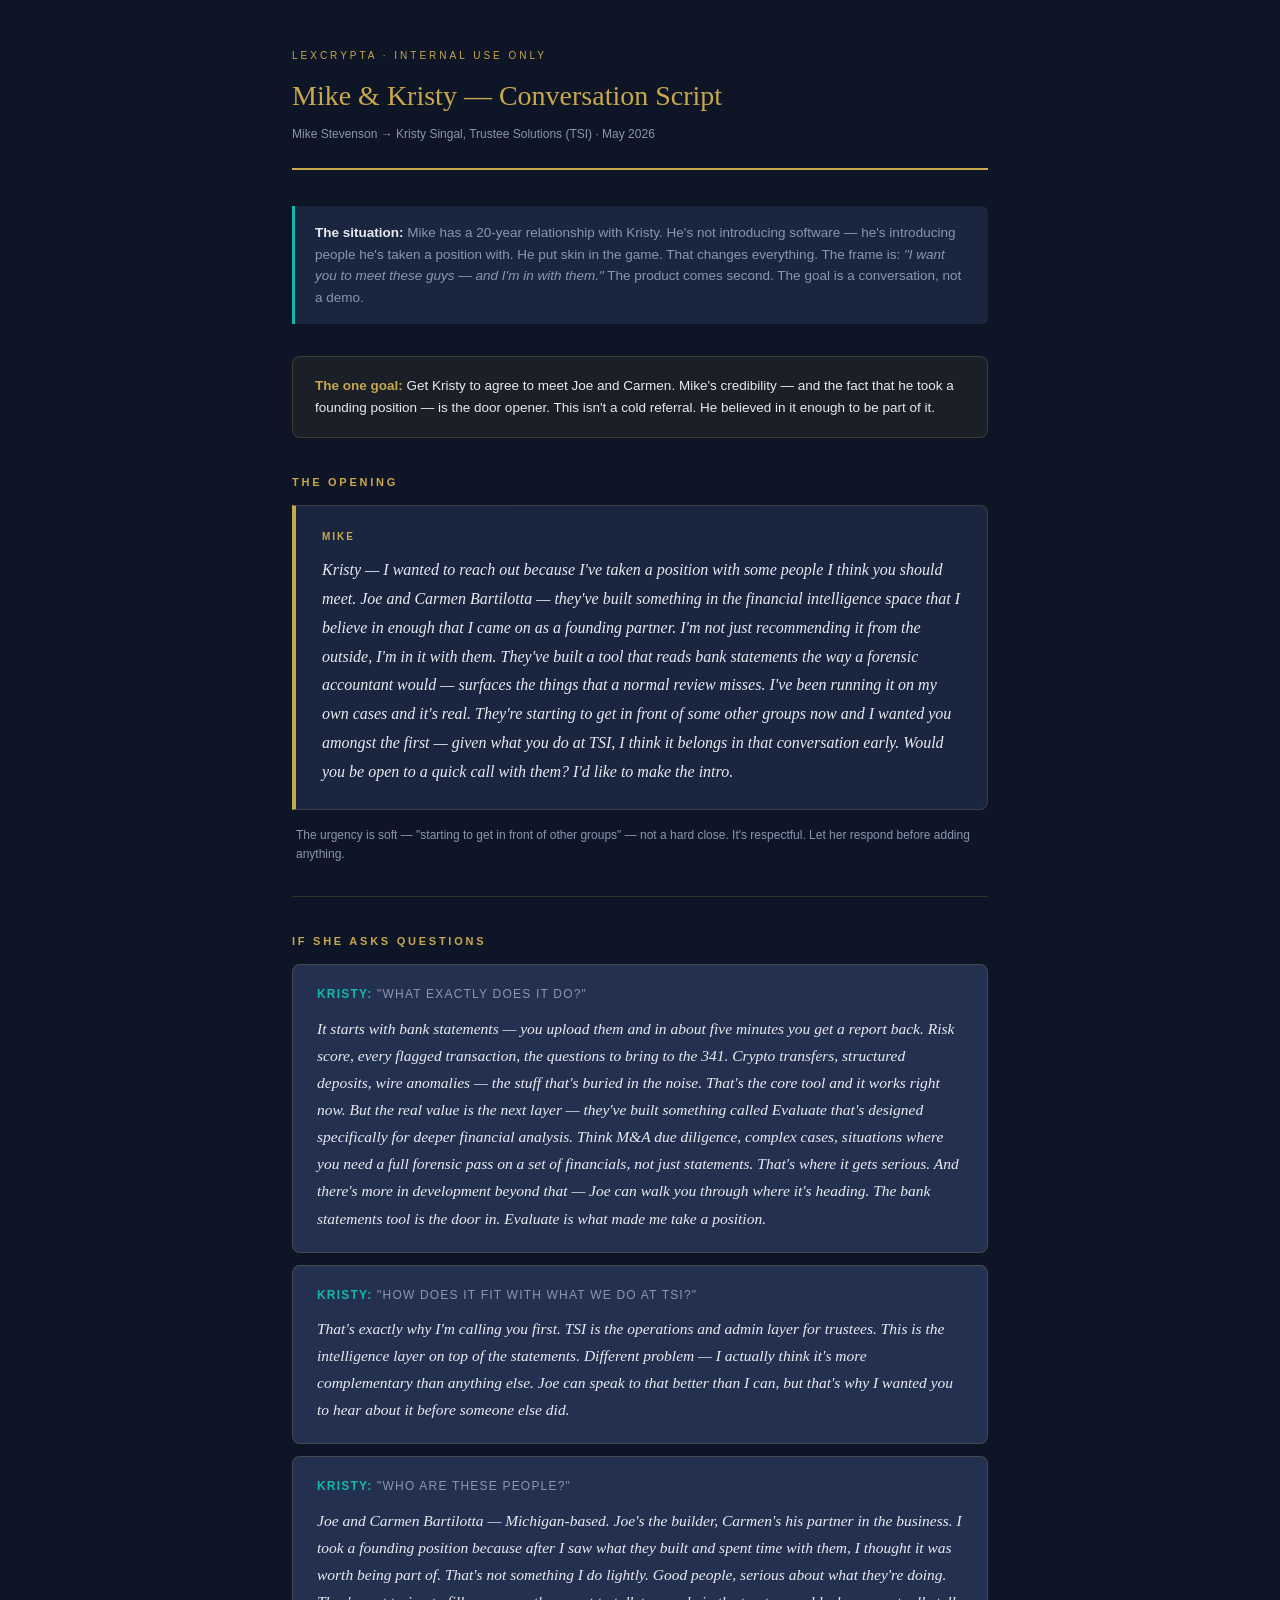
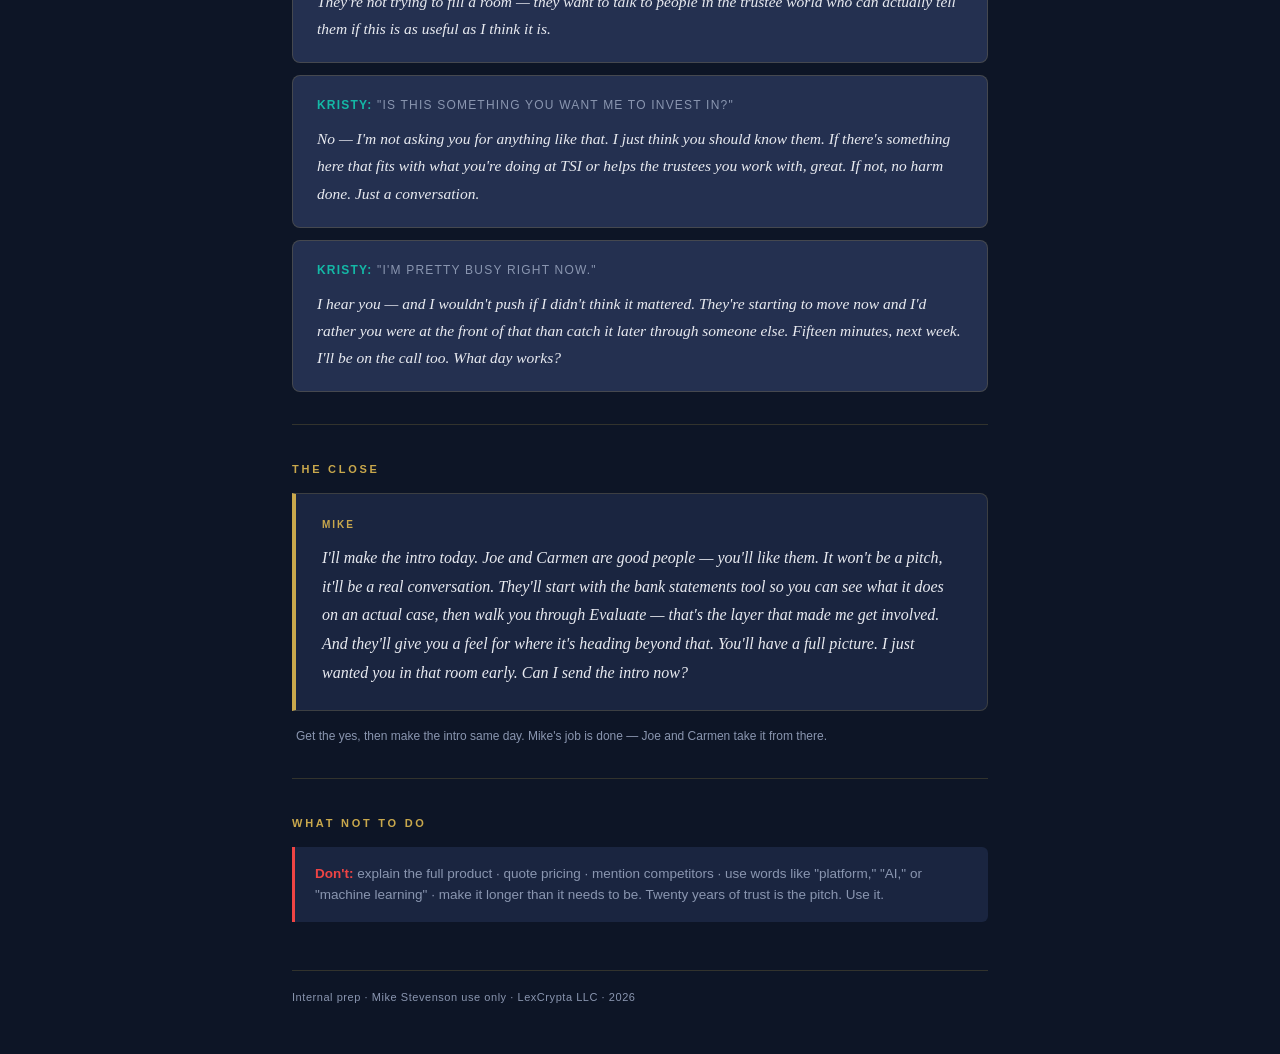
<file: MIKE_KRISTY_SCRIPT.html>
<!DOCTYPE html>
<html lang="en">
<head>
<meta charset="UTF-8">
<meta name="viewport" content="width=device-width, initial-scale=1.0">
<title>Mike Stevenson · Kristy Singal Conversation Script</title>
<style>
  :root {
    --navy: #0d1526;
    --navy-mid: #1a2540;
    --navy-light: #243050;
    --gold: #c9a84c;
    --gold-light: #e8c97e;
    --text: #e8eaf0;
    --text-muted: #8a96b0;
    --border: rgba(201,168,76,0.2);
    --green: #22c55e;
    --teal: #14b8a6;
  }
  * { margin: 0; padding: 0; box-sizing: border-box; }
  body {
    background: var(--navy);
    color: var(--text);
    font-family: Georgia, serif;
    padding: 48px 32px;
    max-width: 760px;
    margin: 0 auto;
    line-height: 1.6;
  }

  .topbar {
    border-bottom: 2px solid var(--gold);
    padding-bottom: 24px;
    margin-bottom: 36px;
  }
  .brand {
    font-size: 10px;
    letter-spacing: 0.3em;
    text-transform: uppercase;
    color: var(--gold);
    margin-bottom: 10px;
    font-family: Arial, sans-serif;
  }
  h1 {
    font-size: 28px;
    color: var(--gold);
    font-weight: normal;
    margin-bottom: 6px;
  }
  .meta {
    font-size: 12px;
    color: var(--text-muted);
    font-family: Arial, sans-serif;
  }

  .context-box {
    background: var(--navy-mid);
    border-left: 3px solid var(--teal);
    border-radius: 0 6px 6px 0;
    padding: 16px 20px;
    margin-bottom: 32px;
    font-size: 13.5px;
    font-family: Arial, sans-serif;
    color: var(--text-muted);
  }
  .context-box strong { color: var(--text); }

  h2 {
    font-size: 11px;
    letter-spacing: 0.25em;
    text-transform: uppercase;
    color: var(--gold);
    font-family: Arial, sans-serif;
    margin: 36px 0 14px;
  }

  .script-block {
    background: var(--navy-mid);
    border: 1px solid var(--border);
    border-left: 4px solid var(--gold);
    border-radius: 0 8px 8px 0;
    padding: 22px 26px;
    margin-bottom: 16px;
    font-size: 16px;
    font-style: italic;
    line-height: 1.8;
    color: var(--text);
  }

  .speaker {
    font-family: Arial, sans-serif;
    font-size: 10px;
    font-style: normal;
    letter-spacing: 0.2em;
    text-transform: uppercase;
    color: var(--gold);
    margin-bottom: 10px;
    font-weight: bold;
  }

  .note {
    font-family: Arial, sans-serif;
    font-size: 12px;
    font-style: normal;
    color: var(--text-muted);
    margin-bottom: 24px;
    padding-left: 4px;
  }

  .qa-block {
    background: var(--navy-light);
    border: 1px solid var(--border);
    border-radius: 8px;
    padding: 20px 24px;
    margin-bottom: 12px;
  }
  .qa-q {
    font-family: Arial, sans-serif;
    font-size: 12px;
    color: var(--text-muted);
    text-transform: uppercase;
    letter-spacing: 0.1em;
    margin-bottom: 10px;
  }
  .qa-q span {
    color: var(--teal);
    font-weight: bold;
  }
  .qa-a {
    font-size: 15.5px;
    font-style: italic;
    color: var(--text);
    line-height: 1.75;
  }

  .goal-box {
    background: rgba(201,168,76,0.07);
    border: 1px solid var(--border);
    border-radius: 8px;
    padding: 18px 22px;
    margin-bottom: 32px;
    font-family: Arial, sans-serif;
    font-size: 13.5px;
  }
  .goal-box strong { color: var(--gold); }

  .divider {
    border: none;
    border-top: 1px solid var(--border);
    margin: 32px 0;
  }

  footer {
    margin-top: 48px;
    font-family: Arial, sans-serif;
    font-size: 11px;
    color: var(--text-muted);
    letter-spacing: 0.05em;
    border-top: 1px solid var(--border);
    padding-top: 18px;
  }

  @media print {
    body { background: white; color: #0d1526; }
    .script-block { background: #f4f6fa; border-color: #c9a84c; color: #0d1526; }
    .qa-block { background: #f9fafb; color: #0d1526; }
    .qa-a { color: #0d1526; }
    .context-box { background: #f0f4ff; }
    .goal-box { background: #fdf8ee; }
    h1, h2, .brand, .speaker { color: #8a6520; }
  }
</style>
</head>
<body>

<div class="topbar">
  <div class="brand">LexCrypta · Internal Use Only</div>
  <h1>Mike &amp; Kristy — Conversation Script</h1>
  <div class="meta">Mike Stevenson → Kristy Singal, Trustee Solutions (TSI) · May 2026</div>
</div>

<div class="context-box">
  <strong>The situation:</strong> Mike has a 20-year relationship with Kristy. He's not introducing software — he's introducing people he's taken a position with. He put skin in the game. That changes everything. The frame is: <em>"I want you to meet these guys — and I'm in with them."</em> The product comes second. The goal is a conversation, not a demo.
</div>

<div class="goal-box">
  <strong>The one goal:</strong> Get Kristy to agree to meet Joe and Carmen. Mike's credibility — and the fact that he took a founding position — is the door opener. This isn't a cold referral. He believed in it enough to be part of it.
</div>

<!-- OPENING -->
<h2>The Opening</h2>

<div class="script-block">
  <div class="speaker">Mike</div>
  Kristy — I wanted to reach out because I've taken a position with some people I think you should meet. Joe and Carmen Bartilotta — they've built something in the financial intelligence space that I believe in enough that I came on as a founding partner. I'm not just recommending it from the outside, I'm in it with them. They've built a tool that reads bank statements the way a forensic accountant would — surfaces the things that a normal review misses. I've been running it on my own cases and it's real. They're starting to get in front of some other groups now and I wanted you amongst the first — given what you do at TSI, I think it belongs in that conversation early. Would you be open to a quick call with them? I'd like to make the intro.
</div>
<div class="note">The urgency is soft — "starting to get in front of other groups" — not a hard close. It's respectful. Let her respond before adding anything.</div>

<hr class="divider">

<!-- IF SHE ASKS QUESTIONS -->
<h2>If She Asks Questions</h2>

<div class="qa-block">
  <div class="qa-q"><span>Kristy:</span> "What exactly does it do?"</div>
  <div class="qa-a">It starts with bank statements — you upload them and in about five minutes you get a report back. Risk score, every flagged transaction, the questions to bring to the 341. Crypto transfers, structured deposits, wire anomalies — the stuff that's buried in the noise. That's the core tool and it works right now. But the real value is the next layer — they've built something called Evaluate that's designed specifically for deeper financial analysis. Think M&amp;A due diligence, complex cases, situations where you need a full forensic pass on a set of financials, not just statements. That's where it gets serious. And there's more in development beyond that — Joe can walk you through where it's heading. The bank statements tool is the door in. Evaluate is what made me take a position.</div>
</div>

<div class="qa-block">
  <div class="qa-q"><span>Kristy:</span> "How does it fit with what we do at TSI?"</div>
  <div class="qa-a">That's exactly why I'm calling you first. TSI is the operations and admin layer for trustees. This is the intelligence layer on top of the statements. Different problem — I actually think it's more complementary than anything else. Joe can speak to that better than I can, but that's why I wanted you to hear about it before someone else did.</div>
</div>

<div class="qa-block">
  <div class="qa-q"><span>Kristy:</span> "Who are these people?"</div>
  <div class="qa-a">Joe and Carmen Bartilotta — Michigan-based. Joe's the builder, Carmen's his partner in the business. I took a founding position because after I saw what they built and spent time with them, I thought it was worth being part of. That's not something I do lightly. Good people, serious about what they're doing. They're not trying to fill a room — they want to talk to people in the trustee world who can actually tell them if this is as useful as I think it is.</div>
</div>

<div class="qa-block">
  <div class="qa-q"><span>Kristy:</span> "Is this something you want me to invest in?"</div>
  <div class="qa-a">No — I'm not asking you for anything like that. I just think you should know them. If there's something here that fits with what you're doing at TSI or helps the trustees you work with, great. If not, no harm done. Just a conversation.</div>
</div>

<div class="qa-block">
  <div class="qa-q"><span>Kristy:</span> "I'm pretty busy right now."</div>
  <div class="qa-a">I hear you — and I wouldn't push if I didn't think it mattered. They're starting to move now and I'd rather you were at the front of that than catch it later through someone else. Fifteen minutes, next week. I'll be on the call too. What day works?</div>
</div>

<hr class="divider">

<!-- THE CLOSE -->
<h2>The Close</h2>

<div class="script-block">
  <div class="speaker">Mike</div>
  I'll make the intro today. Joe and Carmen are good people — you'll like them. It won't be a pitch, it'll be a real conversation. They'll start with the bank statements tool so you can see what it does on an actual case, then walk you through Evaluate — that's the layer that made me get involved. And they'll give you a feel for where it's heading beyond that. You'll have a full picture. I just wanted you in that room early. Can I send the intro now?
</div>
<div class="note">Get the yes, then make the intro same day. Mike's job is done — Joe and Carmen take it from there.</div>

<hr class="divider">

<!-- WHAT NOT TO DO -->
<h2>What Not To Do</h2>
<div class="context-box" style="border-left-color: #ef4444;">
  <strong style="color: #ef4444;">Don't:</strong> explain the full product · quote pricing · mention competitors · use words like "platform," "AI," or "machine learning" · make it longer than it needs to be. Twenty years of trust is the pitch. Use it.
</div>

<footer>
  Internal prep · Mike Stevenson use only · LexCrypta LLC · 2026
</footer>

</body>
</html>
</file>
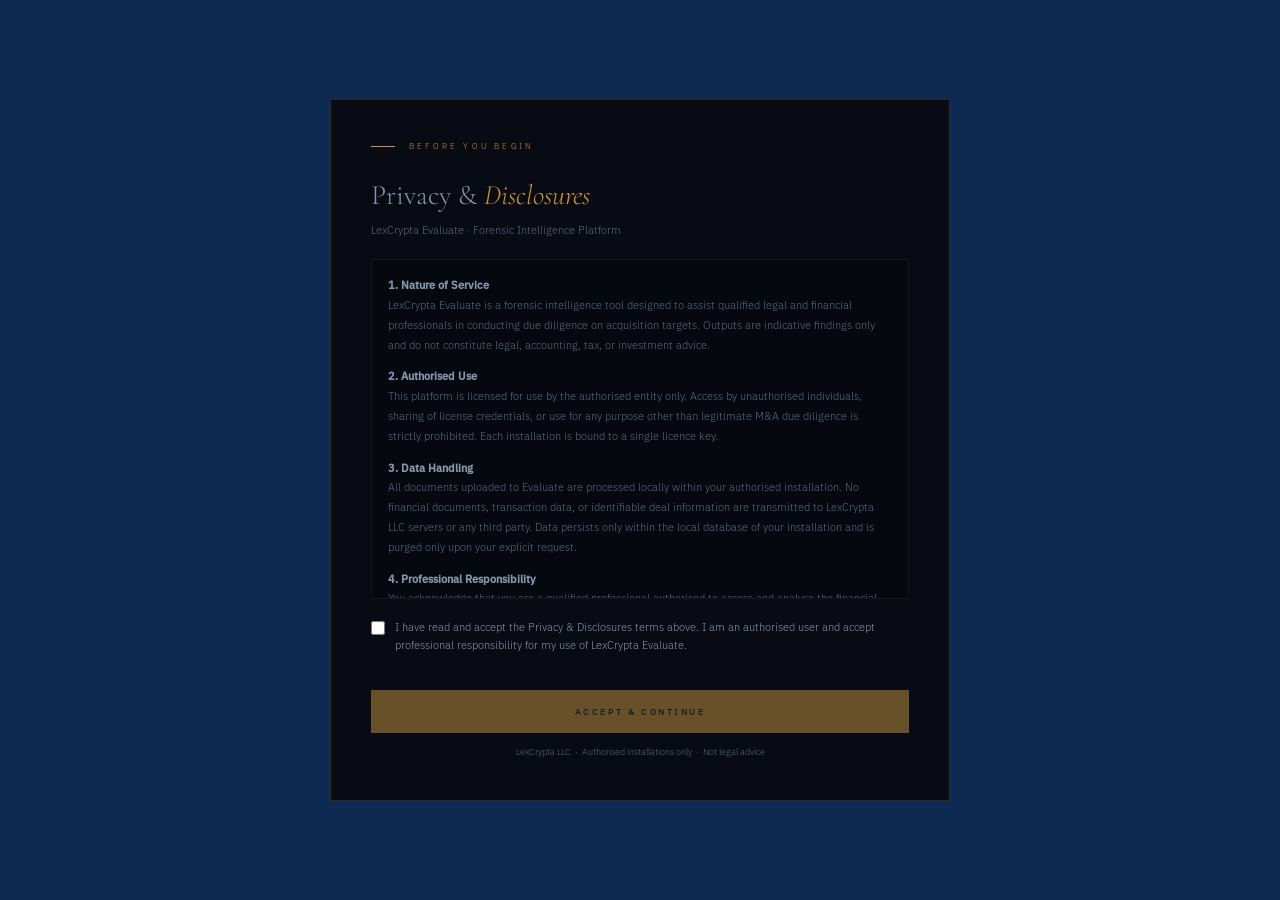
<file: _netlify_deploy/evaluate.html>
<!DOCTYPE html>
<html lang="en">
<head>
<meta charset="UTF-8">
<meta name="viewport" content="width=device-width,initial-scale=1">
<title>LexCrypta — Evaluate · Deal Forensics</title>
<link href="fonts/fonts.css" rel="stylesheet">
<style>
*,*::before,*::after{box-sizing:border-box;margin:0;padding:0}
:root{
  --navy:#0e2a52;--navy2:#163a6b;--navy3:#1a4278;--navy4:#1e4a82;
  --border:rgba(255,255,255,0.06);--border2:rgba(255,255,255,0.11);
  --gold:#c8963e;--gold2:#e0aa52;--golddim:rgba(200,150,62,0.07);
  --cream:#ede8dd;--muted:#5a6a7e;--text:#8898ac;
  --red:#b03020;--reddim:rgba(176,48,32,0.08);--redmid:rgba(176,48,32,0.18);
  --amber:#c47a08;--amberdim:rgba(196,122,8,0.08);
  --green:#246442;--greendim:rgba(36,100,66,0.09);
  --pass:#1a5c3a;--passdim:rgba(26,92,58,0.12);
  --sidebar:252px;
  --serif:'Cormorant Garamond',Georgia,serif;
  --sans:'IBM Plex Sans',sans-serif;
  --mono:'IBM Plex Mono',monospace;
}
html{scroll-behavior:smooth}
body{font-family:var(--sans);background:var(--navy);color:var(--text);font-size:13px;line-height:1.6;font-weight:300;min-height:100vh;display:flex;-webkit-font-smoothing:antialiased}
::-webkit-scrollbar{width:2px}::-webkit-scrollbar-track{background:var(--navy2)}::-webkit-scrollbar-thumb{background:rgba(255,255,255,0.08)}

/* ── SIDEBAR ── */
.sidebar{width:var(--sidebar);min-height:100vh;background:var(--navy2);border-right:1px solid var(--border);display:flex;flex-direction:column;position:fixed;top:0;left:0;bottom:0;z-index:50}
.sidebar-logo{padding:30px 24px 22px;border-bottom:1px solid var(--border)}
.logo-name{font-family:var(--serif);font-size:16px;font-weight:500;letter-spacing:.16em;color:var(--cream);text-transform:uppercase}
.logo-product{font-size:9px;letter-spacing:.36em;text-transform:uppercase;color:var(--gold);margin-top:4px}
.logo-tagline{font-size:8px;letter-spacing:.14em;text-transform:uppercase;color:var(--muted);margin-top:2px;opacity:.7}
.sidebar-user{padding:13px 24px;border-bottom:1px solid var(--border)}
.sidebar-user-name{color:var(--cream);font-weight:400;display:block;font-size:11px;margin-bottom:2px}
.sidebar-user-firm{font-size:9px;color:var(--muted);font-family:var(--mono)}
.sidebar-nav{padding:16px 0;flex:1;overflow-y:auto}
.nav-label{font-size:8px;letter-spacing:.25em;text-transform:uppercase;color:var(--muted);padding:10px 24px 5px;opacity:.45}
.nav-item{display:flex;align-items:center;gap:10px;padding:10px 24px;font-size:10px;letter-spacing:.12em;text-transform:uppercase;color:var(--muted);border:none;border-left:2px solid transparent;transition:all .18s;cursor:pointer;background:none;width:100%;text-align:left;font-family:var(--sans);font-weight:400}
.nav-item:hover{color:var(--text);background:rgba(255,255,255,.018)}
.nav-item.active{color:var(--gold);border-left:5px solid var(--gold);padding-left:21px;background:rgba(255,255,255,0.05)}
.nav-item svg{width:13px;height:13px;stroke:currentColor;fill:none;stroke-width:1.5;flex-shrink:0}
.nav-badge{margin-left:auto;min-width:17px;height:17px;display:inline-flex;align-items:center;justify-content:center;font-size:8px;font-weight:500;border-radius:9px;padding:0 5px;font-family:var(--mono)}
.nb-red{background:var(--red);color:#fff}.nb-amber{background:var(--amber);color:#fff}.nb-gold{background:var(--gold);color:var(--navy)}
.sidebar-footer{padding:14px 24px;border-top:1px solid var(--border)}
.status-row{display:flex;align-items:center;gap:6px;margin-bottom:3px;font-size:9px;color:var(--muted);font-family:var(--mono)}
.status-dot{width:5px;height:5px;border-radius:50%;background:var(--green);flex-shrink:0}

/* ── MAIN ── */
.main{margin-left:var(--sidebar);flex:1;display:flex;flex-direction:column;min-height:100vh}
.topbar{display:flex;align-items:center;justify-content:space-between;padding:18px 40px;border-bottom:1px solid var(--border);background:var(--navy2);position:sticky;top:0;z-index:40}
.topbar-title{font-family:var(--serif);font-size:28px;font-weight:300;color:var(--cream)}
.topbar-title em{font-style:italic;color:var(--gold)}
.topbar-actions{display:flex;gap:10px;align-items:center}

/* ── BUTTONS ── */
.btn{font-family:var(--sans);font-size:9px;letter-spacing:.2em;text-transform:uppercase;padding:10px 20px;border:1px solid var(--border2);background:none;color:var(--text);transition:all .18s;cursor:pointer;font-weight:400}
.btn:hover{border-color:var(--gold);color:var(--gold)}
.btn-gold{background:var(--gold);color:var(--navy);border-color:var(--gold);font-weight:500}
.btn-gold:hover{background:var(--gold2);border-color:var(--gold2)}
.btn-sm{padding:7px 13px;font-size:8px}
.btn-ghost{border-color:transparent;color:var(--muted)}
.btn-ghost:hover{border-color:var(--border2);color:var(--text)}
.btn:disabled{opacity:.28;cursor:not-allowed;pointer-events:none}

/* ── CONTENT ── */
.content{padding:32px 40px;flex:1}
.view{display:none}.view.active{display:block}

/* ══════════════════════════════════
   LICENSE
══════════════════════════════════ */
#view-privacy{display:none;align-items:center;justify-content:center;min-height:100vh;padding:40px;background:var(--navy);position:fixed;inset:0;z-index:400;overflow-y:auto}
#view-privacy.active{display:flex}
.prv-card{max-width:620px;width:100%;border:1px solid rgba(200,169,110,0.2);background:rgba(8,8,16,0.92);padding:40px}
.prv-eyebrow{font-size:8px;letter-spacing:.4em;text-transform:uppercase;color:var(--gold);display:flex;align-items:center;gap:14px;margin-bottom:20px}
.prv-eyebrow::before{content:'';width:24px;height:1px;background:var(--gold)}
.prv-h{font-family:var(--serif);font-size:28px;font-weight:300;color:var(--text);margin-bottom:4px}
.prv-h em{font-style:italic;color:var(--gold)}
.prv-body{margin:20px 0;font-size:11px;line-height:1.8;color:var(--muted);max-height:340px;overflow-y:auto;border:1px solid rgba(255,255,255,0.06);padding:16px;background:rgba(0,0,0,0.2)}
.prv-body p{margin-bottom:12px}
.prv-body strong{color:var(--text)}
.prv-check-row{display:flex;align-items:flex-start;gap:10px;margin-bottom:20px;font-size:11px;color:var(--text)}
.prv-check-row input[type=checkbox]{margin-top:2px;accent-color:var(--gold);width:14px;height:14px;flex-shrink:0;cursor:pointer}
#view-license{display:none;align-items:center;justify-content:center;min-height:100vh;padding:40px;background:var(--navy);position:fixed;inset:0;z-index:300}
#view-license.active{display:flex}
.lic-grid{position:absolute;inset:0;background-image:linear-gradient(rgba(200,150,62,.5) 1px,transparent 1px),linear-gradient(90deg,rgba(200,150,62,.5) 1px,transparent 1px);background-size:80px 80px;opacity:.015;pointer-events:none}
.lic-card{position:relative;z-index:2;width:100%;max-width:420px}
.lic-eyebrow{font-size:8px;letter-spacing:.4em;text-transform:uppercase;color:var(--gold);display:flex;align-items:center;gap:14px;margin-bottom:20px}
.lic-eyebrow::before{content:'';width:24px;height:1px;background:var(--gold)}
.lic-box{border:1px solid var(--border2);background:var(--navy2)}
.lic-head{padding:36px 40px 26px;border-bottom:1px solid var(--border)}
.lic-h{font-family:var(--serif);font-size:32px;font-weight:300;color:var(--cream);line-height:1.1;margin-bottom:8px}
.lic-h em{font-style:italic;color:var(--gold)}
.lic-sub{font-size:10px;color:var(--muted);line-height:1.7}
.lic-body{padding:26px 40px 32px}
.lic-err{font-size:10px;color:var(--red);margin-top:10px;min-height:16px;font-family:var(--mono)}
.lic-ok{font-size:10px;color:var(--green);margin-top:10px;min-height:16px;font-family:var(--mono)}
.lic-foot{font-size:9px;color:var(--muted);text-align:center;padding:14px 40px 22px;border-top:1px solid var(--border);line-height:1.8}

/* ══════════════════════════════════
   LOGIN
══════════════════════════════════ */
#view-login{display:flex;align-items:center;justify-content:center;min-height:100vh;padding:40px;background:var(--navy);position:fixed;inset:0;z-index:200}
.login-grid{position:absolute;inset:0;background-image:linear-gradient(rgba(200,150,62,.5) 1px,transparent 1px),linear-gradient(90deg,rgba(200,150,62,.5) 1px,transparent 1px);background-size:80px 80px;opacity:.015;pointer-events:none}
.login-glow{position:absolute;inset:0;pointer-events:none;background:radial-gradient(ellipse 55% 45% at 50% 50%,rgba(176,48,32,.04) 0%,transparent 70%)}
.login-card{position:relative;z-index:2;width:100%;max-width:420px}
.login-eyebrow{font-size:8px;letter-spacing:.4em;text-transform:uppercase;color:var(--gold);display:flex;align-items:center;gap:14px;margin-bottom:20px}
.login-eyebrow::before{content:'';width:24px;height:1px;background:var(--gold)}
.login-box{border:1px solid var(--border2);background:var(--navy2)}
.login-head{padding:36px 40px 26px;border-bottom:1px solid var(--border)}
.login-h{font-family:var(--serif);font-size:32px;font-weight:300;color:var(--cream);line-height:1.1;margin-bottom:8px}
.login-h em{font-style:italic;color:var(--gold)}
.login-sub{font-size:10px;color:var(--muted);line-height:1.7}
.login-warning{display:flex;align-items:flex-start;gap:10px;padding:12px 14px;border:1px solid rgba(176,48,32,.22);background:var(--reddim);margin-bottom:16px}
.lw-icon{font-size:11px;flex-shrink:0;margin-top:1px}
.lw-text{font-size:9px;color:var(--muted);line-height:1.65;letter-spacing:.01em}
.lw-text strong{color:var(--cream);font-weight:400}
.login-body{padding:26px 40px 32px}
.f-group{margin-bottom:3px}
.f-lbl{background:var(--navy3);border:1px solid var(--border);border-bottom:none;padding:9px 14px 0;font-size:8px;letter-spacing:.2em;text-transform:uppercase;color:var(--muted)}
.f-inp{background:var(--navy3);border:1px solid var(--border);border-top:none;color:var(--cream);padding:8px 14px 12px;font-size:13px;outline:none;width:100%;font-family:var(--sans);font-weight:300;transition:border-color .2s}
.f-inp:focus{border-color:rgba(200,150,62,.35)}
.f-inp::placeholder{color:rgba(90,106,126,.5)}
.login-btn{width:100%;padding:16px;margin-top:16px;background:var(--gold);color:var(--navy);font-size:9px;letter-spacing:.28em;text-transform:uppercase;font-weight:500;border:none;cursor:pointer;font-family:var(--sans);transition:background .2s}
.login-btn:hover{background:var(--gold2)}
.login-foot{font-size:9px;color:var(--muted);text-align:center;padding:14px 40px 22px;border-top:1px solid var(--border);line-height:1.8}

/* ══════════════════════════════════
   DASHBOARD
══════════════════════════════════ */
.dash-kpi{display:grid;grid-template-columns:repeat(4,1fr);gap:1px;background:var(--border);border:1px solid var(--border);margin-bottom:30px}
.kpi{background:var(--navy2);padding:20px 22px;position:relative;overflow:hidden}
.kpi::before{content:'';position:absolute;top:0;left:0;right:0;height:2px}
.kpi-gold::before{background:var(--gold)}.kpi-red::before{background:var(--red)}.kpi-amber::before{background:var(--amber)}.kpi-green::before{background:var(--green)}
.kpi-lbl{font-size:8px;letter-spacing:.22em;text-transform:uppercase;color:var(--muted);margin-bottom:10px}
.kpi-val{font-family:var(--serif);font-size:34px;font-weight:300;color:var(--cream);line-height:1}
.kpi-sub{font-size:9px;color:var(--muted);margin-top:5px}

.eyebrow{font-size:8px;letter-spacing:.3em;text-transform:uppercase;color:var(--gold);display:flex;align-items:center;gap:12px;margin-bottom:16px}
.eyebrow::after{content:'';flex:1;height:1px;background:var(--border)}

/* ── DEAL ROWS ── */
.deals-list{display:flex;flex-direction:column;gap:1px;background:var(--border);border:1px solid var(--border);margin-bottom:20px}
.deal-row{background:var(--navy2);display:flex;align-items:center;gap:14px;padding:16px 22px;transition:background .15s;cursor:pointer;position:relative}
.deal-row:hover{background:var(--navy3)}
.deal-del{display:none;position:absolute;right:14px;top:50%;transform:translateY(-50%);width:26px;height:26px;background:none;border:1px solid var(--border2);color:var(--muted);cursor:pointer;align-items:center;justify-content:center;font-size:11px;transition:all .15s;z-index:2}
.deal-del:hover{border-color:var(--red);color:var(--red);background:var(--reddim)}
.deal-row:hover .deal-del{display:flex}
.deal-ind{width:6px;height:6px;border-radius:50%;flex-shrink:0}
.di-red{background:var(--red);box-shadow:0 0 8px rgba(176,48,32,.5)}
.di-amber{background:var(--amber);box-shadow:0 0 6px rgba(196,122,8,.4)}
.di-green{background:var(--green)}
.di-grey{background:rgba(255,255,255,.15)}
.deal-main{flex:1;min-width:0}
.deal-name{font-family:var(--serif);font-size:16px;font-weight:400;color:var(--cream);margin-bottom:3px;white-space:nowrap;overflow:hidden;text-overflow:ellipsis}
.deal-ref{font-size:9px;color:var(--muted);font-family:var(--mono)}
.deal-meta{display:flex;gap:10px;margin-top:5px;align-items:center;flex-wrap:wrap}
.deal-tag{font-size:8px;letter-spacing:.12em;text-transform:uppercase;padding:2px 7px;border:1px solid var(--border)}
.deal-tag.fail{color:var(--red);border-color:rgba(176,48,32,.3)}
.deal-tag.pass{color:var(--green);border-color:rgba(36,100,66,.3)}
.deal-tag.pending{color:var(--amber);border-color:rgba(196,122,8,.25)}
.deal-tag.new{color:var(--muted);border-color:var(--border2)}
.deal-right{text-align:right;flex-shrink:0}
.deal-value{font-family:var(--serif);font-size:18px;color:var(--cream);font-weight:300}
.deal-value-lbl{font-size:8px;color:var(--muted);letter-spacing:.1em;text-transform:uppercase;margin-top:2px}

/* ══════════════════════════════════
   DEAL VIEW
══════════════════════════════════ */
.deal-header{border:1px solid var(--border);border-top:2px solid var(--gold);background:var(--navy2);padding:24px 28px;margin-bottom:24px;display:flex;align-items:flex-start;justify-content:space-between;gap:20px}
.dh-eyebrow{font-size:8px;letter-spacing:.3em;text-transform:uppercase;color:var(--gold);margin-bottom:8px}
.dh-name{font-family:var(--serif);font-size:26px;font-weight:300;color:var(--cream);margin-bottom:12px}
.dh-meta{display:flex;gap:20px;flex-wrap:wrap}
.dh-field{display:flex;flex-direction:column;gap:3px}
.dh-lbl{font-size:8px;letter-spacing:.16em;text-transform:uppercase;color:var(--muted)}
.dh-val{font-size:11px;color:var(--text);font-family:var(--mono)}
.dh-right{text-align:right;flex-shrink:0}
.verdict-badge{padding:10px 18px;font-size:9px;letter-spacing:.22em;text-transform:uppercase;font-weight:500;border:1px solid}
.vb-fail{background:var(--reddim);color:var(--red);border-color:rgba(176,48,32,.3)}
.vb-pass{background:var(--passdim);color:#3a9968;border-color:rgba(36,100,66,.3)}
.vb-warn{background:var(--amberdim);color:var(--amber);border-color:rgba(196,122,8,.3)}
.vb-pending{background:var(--amberdim);color:var(--amber);border-color:rgba(196,122,8,.25)}
.vb-new{background:rgba(255,255,255,.02);color:var(--muted);border-color:var(--border2)}

/* ── GATE ── */
.source-gate{border:1px solid var(--border);border-top:2px solid rgba(176,48,32,.5);background:var(--navy2);margin-bottom:22px}
.sg-head{padding:14px 20px;border-bottom:1px solid var(--border);display:flex;align-items:center;justify-content:space-between}
.sg-title{font-size:9px;letter-spacing:.22em;text-transform:uppercase;color:var(--muted);display:flex;align-items:center;gap:8px}
.sg-title svg{width:12px;height:12px;stroke:var(--red);fill:none;stroke-width:2}
.sg-status{font-size:8px;letter-spacing:.16em;text-transform:uppercase;padding:3px 9px;border:1px solid}
.sgs-locked{color:var(--red);border-color:rgba(176,48,32,.3);background:var(--reddim)}
.sgs-ready{color:var(--green);border-color:rgba(36,100,66,.3);background:var(--greendim)}
.sg-rule{font-size:10px;color:var(--muted);line-height:1.7;padding:10px 20px;border-bottom:1px solid var(--border);font-style:italic;border-left:2px solid rgba(176,48,32,.3);background:rgba(176,48,32,.03)}
.sg-sources{display:grid;grid-template-columns:repeat(3,1fr);gap:1px;background:var(--border)}
.source-slot{background:var(--navy3);padding:18px 18px 16px}
.ss-head{display:flex;align-items:center;justify-content:space-between;margin-bottom:12px}
.ss-label{font-size:8px;letter-spacing:.2em;text-transform:uppercase;color:var(--muted);display:flex;align-items:center;gap:7px}
.ss-label svg{width:12px;height:12px;stroke:currentColor;fill:none;stroke-width:1.5}
.ss-req{font-size:8px;letter-spacing:.1em;text-transform:uppercase;padding:2px 6px;border:1px solid rgba(176,48,32,.25);color:var(--red);background:var(--reddim)}
.ss-ok{font-size:8px;letter-spacing:.1em;text-transform:uppercase;padding:2px 6px;border:1px solid rgba(36,100,66,.3);color:#3a9968;background:var(--greendim)}
.ss-min{font-size:9px;color:var(--muted);margin-bottom:10px;line-height:1.5}
.dz{border:1px dashed rgba(255,255,255,.08);padding:16px;text-align:center;cursor:pointer;transition:border-color .2s;position:relative}
.dz:hover{border-color:rgba(200,150,62,.3)}
.dz input[type=file]{position:absolute;inset:0;opacity:0;cursor:pointer;width:100%;height:100%}
.dz-text{font-size:9px;color:var(--muted);letter-spacing:.06em}
.dz-text span{color:var(--gold)}
.file-pills{margin-top:8px;display:flex;flex-direction:column;gap:4px}
.fp{display:flex;align-items:center;justify-content:space-between;padding:5px 8px;background:var(--navy);border:1px solid var(--border);gap:8px}
.fp-name{font-size:9px;color:var(--text);font-family:var(--mono);white-space:nowrap;overflow:hidden;text-overflow:ellipsis}
.fp-ok{font-size:8px;color:#3a9968;letter-spacing:.1em;text-transform:uppercase;flex-shrink:0}
.src-count{font-size:9px;color:var(--muted);margin-top:6px;font-family:var(--mono)}

/* ── ACCOUNTING SOURCE ── */
.acct-source{border:1px solid var(--border);background:var(--navy2);margin-bottom:22px}
.as-head{padding:14px 20px;border-bottom:1px solid var(--border);display:flex;align-items:center;justify-content:space-between}
.as-title{font-size:9px;letter-spacing:.22em;text-transform:uppercase;color:var(--muted);display:flex;align-items:center;gap:8px}
.as-title svg{width:12px;height:12px;stroke:var(--amber);fill:none;stroke-width:1.5}
.as-note{font-size:9px;color:var(--muted);padding:10px 20px;line-height:1.65;font-style:italic;border-bottom:1px solid var(--border)}
.as-zones{display:grid;grid-template-columns:repeat(3,1fr);gap:1px;background:var(--border)}
.az{background:var(--navy3);padding:16px 18px}
.az-lbl{font-size:8px;letter-spacing:.18em;text-transform:uppercase;color:var(--muted);margin-bottom:10px;display:flex;align-items:center;gap:6px}
.az-lbl svg{width:11px;height:11px;stroke:currentColor;fill:none;stroke-width:1.5}

/* ── RUN BAR ── */
.run-bar{border:1px solid var(--border);background:var(--navy2);padding:16px 22px;display:flex;align-items:center;justify-content:space-between;gap:20px;margin-bottom:24px}
.rb-left{display:flex;flex-direction:column;gap:3px}
.rb-lbl{font-size:8px;letter-spacing:.18em;text-transform:uppercase;color:var(--muted)}
.rb-inp{background:transparent;border:none;color:var(--cream);font-size:12px;outline:none;font-family:var(--sans);font-weight:300;padding:0;width:180px}
.rb-status{font-size:10px;color:var(--muted);font-family:var(--mono);flex:1;text-align:center;line-height:1.5}
.rb-gate-warn{font-size:10px;color:var(--red);font-family:var(--mono);flex:1;text-align:center}

/* ── RESULTS ── */
.lexi-stamp{border:1px solid var(--border);border-left:2px solid var(--gold);background:var(--navy2);padding:13px 20px;display:flex;align-items:center;gap:12px;margin-bottom:20px}
.ls-dot{width:5px;height:5px;border-radius:50%;background:var(--green);flex-shrink:0}
.ls-text{font-size:10px;color:var(--muted);line-height:1.65}
.ls-text strong{color:var(--gold);font-weight:400}

/* ── VERDICT PANEL ── */
.verdict-panel{border:1px solid;padding:28px 32px;margin-bottom:22px;position:relative;overflow:hidden}
.vp-fail{border-color:rgba(176,48,32,.3);background:linear-gradient(135deg,rgba(176,48,32,.06) 0%,transparent 60%)}
.vp-pass{border-color:rgba(36,100,66,.3);background:linear-gradient(135deg,rgba(26,92,58,.08) 0%,transparent 60%)}
.vp-warn{border-color:rgba(196,122,8,.3);background:linear-gradient(135deg,rgba(196,122,8,.06) 0%,transparent 60%)}
.vp-corner{position:absolute;top:0;right:0;width:80px;height:80px;opacity:.04}
.vp-label{font-size:8px;letter-spacing:.36em;text-transform:uppercase;color:var(--muted);margin-bottom:12px}
.vp-result{font-family:var(--serif);font-size:52px;font-weight:300;line-height:1;margin-bottom:8px}
.vp-result.fail{color:var(--red)}
.vp-result.pass{color:#3a9968}
.vp-result.warn{color:var(--amber)}
.vp-rec{font-size:11px;line-height:1.7;margin-bottom:16px}
.vp-rec.fail{color:rgba(176,48,32,.9)}
.vp-rec.pass{color:rgba(58,153,104,.9)}
.vp-rec.warn{color:rgba(196,122,8,.9)}
.vp-breaches{display:flex;flex-direction:column;gap:2px;margin-top:6px}
.vp-breach-count{font-size:9px;letter-spacing:.14em;text-transform:uppercase;color:var(--muted);margin-bottom:8px}

/* ── BREACH CARDS ── */
.breach-list{display:flex;flex-direction:column;gap:8px;margin-bottom:22px}
.breach{border:1px solid rgba(176,48,32,.2);background:var(--navy2);position:relative;overflow:hidden}
.breach::before{content:'';position:absolute;left:0;top:0;bottom:0;width:2px;background:var(--red)}
.breach-head{padding:14px 18px 10px;display:flex;align-items:flex-start;justify-content:space-between;gap:12px}
.breach-signal{font-size:8px;letter-spacing:.18em;text-transform:uppercase;color:var(--red);margin-bottom:4px}
.breach-title{font-family:var(--serif);font-size:16px;color:var(--cream);font-weight:400}
.breach-impact{text-align:right;flex-shrink:0}
.bi-lbl{font-size:8px;letter-spacing:.14em;text-transform:uppercase;color:var(--muted);margin-bottom:3px}
.bi-val{font-family:var(--serif);font-size:20px;color:var(--red);font-weight:300}
.bi-val.unknown{font-size:13px;color:var(--amber);font-family:var(--sans)}
.breach-body{padding:0 18px 14px;font-size:11px;color:var(--muted);line-height:1.75;font-style:italic;border-top:1px solid var(--border);padding-top:10px;margin:0 18px 14px}
.breach-sources{display:flex;gap:8px;padding:0 18px 14px;flex-wrap:wrap}
.bsrc{font-size:8px;letter-spacing:.1em;text-transform:uppercase;padding:2px 8px;border:1px solid var(--border);color:var(--muted);font-family:var(--mono)}

/* ── SIGNAL SUMMARY ── */
.signal-grid{display:grid;grid-template-columns:repeat(3,1fr);gap:1px;background:var(--border);border:1px solid var(--border);margin-bottom:22px}
.sig-cell{background:var(--navy2);padding:16px 18px;display:flex;align-items:center;gap:12px}
.sig-ind{width:8px;height:8px;border-radius:50%;flex-shrink:0}
.si-flagged{background:var(--red);box-shadow:0 0 8px rgba(176,48,32,.4)}
.si-clear{background:var(--green)}
.si-warn{background:var(--amber)}
.sig-info{flex:1}
.sig-name{font-size:10px;color:var(--text);margin-bottom:2px}
.sig-status{font-size:8px;letter-spacing:.12em;text-transform:uppercase}
.ss-flagged{color:var(--red)}.ss-clear{color:var(--green)}.ss-warn{color:var(--amber)}

/* ══════════════════════════════════
   ALL DEALS VIEW
══════════════════════════════════ */

/* ══════════════════════════════════
   ADMIN
══════════════════════════════════ */
.admin-grid{display:grid;grid-template-columns:1fr 1fr;gap:14px}
.admin-card{background:var(--navy2);border:1px solid var(--border);padding:24px}
.admin-card h3{font-family:var(--serif);font-size:18px;color:var(--cream);font-weight:300;margin-bottom:16px;padding-bottom:12px;border-bottom:1px solid var(--border)}
.user-row{display:flex;align-items:center;justify-content:space-between;padding:9px 0;border-bottom:1px solid var(--border);font-size:12px}
.user-row:last-child{border-bottom:none}
.user-name{color:var(--cream);font-weight:400}
.user-email{color:var(--muted);font-size:9px;font-family:var(--mono)}
.role-tag{font-size:8px;letter-spacing:.1em;text-transform:uppercase;padding:2px 7px;border:1px solid}
.rt-admin{color:var(--gold);border-color:rgba(200,150,62,.3)}
.rt-lawyer{color:var(--muted);border-color:var(--border2)}
.audit-row{display:flex;gap:16px;padding:9px 0;border-bottom:1px solid var(--border);align-items:baseline}
.audit-row:last-child{border-bottom:none}
.audit-time{font-family:var(--mono);font-size:9px;color:var(--muted);flex-shrink:0;width:130px}
.audit-desc{font-size:11px;color:var(--text);flex:1}
.audit-user{font-size:10px;color:var(--muted);flex-shrink:0}

/* ── MODAL ── */
.modal-overlay{position:fixed;inset:0;background:rgba(6,12,24,.92);z-index:150;display:none;align-items:center;justify-content:center;backdrop-filter:blur(6px)}
.modal-overlay.show{display:flex}
.modal{background:var(--navy2);border:1px solid var(--border2);width:100%;max-width:520px;position:relative;animation:mIn .22s ease}
@keyframes mIn{from{opacity:0;transform:translateY(12px)}to{opacity:1;transform:none}}
.modal::before{content:'';position:absolute;top:0;left:0;right:0;height:2px;background:linear-gradient(90deg,transparent,var(--gold),transparent)}
.modal-head{padding:28px 32px 20px;border-bottom:1px solid var(--border)}
.modal-ew{font-size:8px;letter-spacing:.32em;text-transform:uppercase;color:var(--gold);margin-bottom:8px}
.modal-title{font-family:var(--serif);font-size:24px;font-weight:300;color:var(--cream)}
.modal-title em{font-style:italic;color:var(--gold)}
.modal-body{padding:24px 32px}
.modal-foot{padding:16px 32px;border-top:1px solid var(--border);display:flex;justify-content:flex-end;gap:10px}
.frow{margin-bottom:10px}
.frow-2{display:grid;grid-template-columns:1fr 1fr;gap:10px;margin-bottom:10px}
.field{display:flex;flex-direction:column;gap:5px}
.flbl{font-size:8px;letter-spacing:.18em;text-transform:uppercase;color:var(--muted)}
.finp{background:var(--navy);border:1px solid var(--border);color:var(--cream);padding:10px 13px;font-size:12px;outline:none;font-family:var(--sans);font-weight:300;transition:border-color .2s;width:100%}
.finp:focus{border-color:rgba(200,150,62,.35)}
.finp::placeholder{color:rgba(90,106,126,.4)}
select.finp{cursor:pointer;appearance:none;background-image:url("data:image/svg+xml,%3Csvg xmlns='http://www.w3.org/2000/svg' width='10' height='6'%3E%3Cpath d='M0 0l5 6 5-6z' fill='%235a6a7e'/%3E%3C/svg%3E");background-repeat:no-repeat;background-position:right 12px center;padding-right:30px}

/* ── NOTIFY ── */
.notify{position:fixed;bottom:28px;right:28px;background:var(--navy2);border:1px solid var(--border2);border-left:3px solid var(--gold);padding:14px 18px;z-index:300;transform:translateX(150%);transition:transform .32s cubic-bezier(.23,1,.32,1);max-width:280px}
.notify.show{transform:translateX(0)}
.notify-title{font-size:10px;color:var(--cream);margin-bottom:2px;font-weight:400;letter-spacing:.05em}
.notify-msg{font-size:9px;color:var(--muted);line-height:1.6}
</style>
</head>
<body>

<!-- ════ LICENSE ════ -->
<!-- ════ PRIVACY & DISCLOSURES ════ -->
<div id="view-privacy">
  <div class="prv-card">
    <div class="prv-eyebrow">Before You Begin</div>
    <div class="prv-h">Privacy &amp; <em>Disclosures</em></div>
    <div style="font-size:11px;color:var(--muted);margin-bottom:16px">LexCrypta Evaluate · Forensic Intelligence Platform</div>
    <div class="prv-body">
      <p><strong>1. Nature of Service</strong><br>LexCrypta Evaluate is a forensic intelligence tool designed to assist qualified legal and financial professionals in conducting due diligence on acquisition targets. Outputs are indicative findings only and do not constitute legal, accounting, tax, or investment advice.</p>
      <p><strong>2. Authorised Use</strong><br>This platform is licensed for use by the authorised entity only. Access by unauthorised individuals, sharing of license credentials, or use for any purpose other than legitimate M&amp;A due diligence is strictly prohibited. Each installation is bound to a single licence key.</p>
      <p><strong>3. Data Handling</strong><br>All documents uploaded to Evaluate are processed locally within your authorised installation. No financial documents, transaction data, or identifiable deal information are transmitted to LexCrypta LLC servers or any third party. Data persists only within the local database of your installation and is purged only upon your explicit request.</p>
      <p><strong>4. Professional Responsibility</strong><br>You acknowledge that you are a qualified professional authorised to access and analyse the financial materials being uploaded. You accept full responsibility for ensuring appropriate consent, authority, and legal basis exists for you to process the documents submitted to this platform.</p>
      <p><strong>5. Confidentiality</strong><br>All reports, findings, and forensic records generated by Evaluate are confidential to the matter for which they were produced. LexCrypta Evaluate reports must not be shared, published, or disclosed to any party outside of the authorised matter without appropriate legal basis.</p>
      <p><strong>6. No Warranty</strong><br>Evaluate applies pattern-matching and signal-detection algorithms against submitted documents. Results depend entirely on the completeness and accuracy of source materials provided. LexCrypta LLC makes no warranty as to the completeness of findings and accepts no liability for reliance on Evaluate outputs without independent verification by a qualified professional.</p>
      <p><strong>7. Acceptance</strong><br>By accepting below, you confirm that you have read and understood these terms, that you are an authorised user of this installation, and that you accept full professional responsibility for the use of this platform in connection with the matter(s) for which it is deployed.</p>
    </div>
    <div class="prv-check-row">
      <input type="checkbox" id="prvCheck">
      <label for="prvCheck">I have read and accept the Privacy &amp; Disclosures terms above. I am an authorised user and accept professional responsibility for my use of LexCrypta Evaluate.</label>
    </div>
    <button class="login-btn" id="prvAcceptBtn" onclick="acceptPrivacy()" disabled style="opacity:0.5">Accept &amp; Continue</button>
    <div style="margin-top:12px;font-size:9px;color:var(--muted);text-align:center">LexCrypta LLC &nbsp;·&nbsp; Authorised installations only &nbsp;·&nbsp; Not legal advice</div>
  </div>
</div>

<!-- ════ LICENSE ════ -->
<div id="view-license">
  <div class="lic-grid"></div>
  <div class="lic-card">
    <div class="lic-eyebrow">Deployment Certificate</div>
    <div class="lic-box">
      <div class="lic-head">
        <div class="lic-h">Activate<br><em>Evaluate.</em></div>
        <div class="lic-sub">Enter the license key provided with your installation to activate this instance of LexCrypta Evaluate.</div>
      </div>
      <div class="lic-body">
        <div class="f-group">
          <div class="f-lbl">License Key</div>
          <input id="licKeyInput" class="f-inp" type="text" placeholder="LEXA-XXXX-XXXX-XXXXXXXX" autocomplete="off" spellcheck="false" oninput="this.value=this.value.toUpperCase()">
        </div>
        <div id="licErr" class="lic-err"></div>
        <div id="licOk" class="lic-ok"></div>
        <button class="login-btn" onclick="activateLicense()">Activate License</button>
      </div>
      <div class="lic-foot">LexCrypta LLC &nbsp;·&nbsp; Authorised installations only &nbsp;·&nbsp; One key per instance</div>
    </div>
  </div>
</div>

<!-- ════ LOGIN ════ -->
<div id="view-login">
  <div class="login-grid"></div><div class="login-glow"></div>
  <div class="login-card">
    <div class="login-eyebrow">Deal Forensics</div>
    <div class="login-box">
      <div class="login-head">
        <div class="login-h">Sign in to<br><em>Evaluate.</em></div>
        <div class="login-sub">Restricted access. Authorised practitioners only.<br>LexCrypta Evaluate — Deal Forensics.</div>
      </div>
      <div class="login-body">
        <div class="login-warning">
          <div class="lw-icon">⚠</div>
          <div class="lw-text"><strong>This system gates acquisition decisions.</strong> All sessions are logged and attributed. Evaluate analysis is admissible as a forensic record. Do not share credentials.</div>
        </div>
        <div class="f-group" style="margin-bottom:3px">
          <div class="f-lbl">Email</div>
          <input class="f-inp" type="email" id="loginEmail" placeholder="you@firm.com">
        </div>
        <div class="f-group">
          <div class="f-lbl">Password</div>
          <input class="f-inp" type="password" placeholder="••••••••">
        </div>
        <button class="login-btn" onclick="doLogin()">Access Evaluate</button>
      </div>
      <div class="login-foot">Access is managed by your firm administrator.<br>LexCrypta Suite · evaluate.lexcryptaglobal.com</div>
    </div>
  </div>
</div>

<!-- ════ APP SHELL ════ -->
<div id="appShell" style="display:none;width:100%">

<aside class="sidebar">
  <div class="sidebar-logo">
    <div class="logo-name">LexCrypta</div>
    <div class="logo-product">Evaluate <span style="font-size:7px;background:var(--gold);color:#0d1526;padding:1px 5px;border-radius:2px;vertical-align:middle;letter-spacing:.1em">BETA</span></div>
    <div class="logo-tagline">Deal Forensics</div>
  </div>
  <div class="sidebar-user">
    <span class="sidebar-user-name" id="sidebarUserName">—</span>
    <span class="sidebar-user-firm" style="font-size:9px" id="sidebarUserFirm">—</span>
  </div>
  <nav class="sidebar-nav">
    <div class="nav-label">Workspace</div>
    <button class="nav-item active" id="navDash" onclick="showView('dashboard')">
      <svg viewBox="0 0 24 24"><rect x="3" y="3" width="7" height="7"/><rect x="14" y="3" width="7" height="7"/><rect x="14" y="14" width="7" height="7"/><rect x="3" y="14" width="7" height="7"/></svg>
      Dashboard
      <span class="nav-badge nb-red" id="nbAlert">1</span>
    </button>
    <button class="nav-item" id="navDeals" onclick="showView('deals')">
      <svg viewBox="0 0 24 24"><path d="M14 2H6a2 2 0 0 0-2 2v16a2 2 0 0 0 2 2h12a2 2 0 0 0 2-2V8z"/><polyline points="14 2 14 8 20 8"/></svg>
      All Deals
    </button>
    <div class="nav-label" style="margin-top:8px">Active</div>
    <button class="nav-item" id="navDeal" onclick="showView('deal')" style="display:none">
      <svg viewBox="0 0 24 24"><circle cx="11" cy="11" r="8"/><line x1="21" y1="21" x2="16.65" y2="16.65"/></svg>
      <span id="navDealName" style="overflow:hidden;text-overflow:ellipsis;white-space:nowrap">—</span>
    </button>
    <div class="nav-label" style="margin-top:8px">Firm</div>
    <button class="nav-item" id="navAdmin" onclick="showView('admin')">
      <svg viewBox="0 0 24 24"><circle cx="12" cy="8" r="4"/><path d="M20 21a8 8 0 1 0-16 0"/></svg>
      Firm Admin
    </button>
    <div class="nav-label" style="margin-top:8px">Products</div>
    <a class="nav-item" href="forensics.html" style="text-decoration:none">
      <svg viewBox="0 0 24 24"><path d="M10 13a5 5 0 0 0 7.54.54l3-3a5 5 0 0 0-7.07-7.07l-1.72 1.71"/><path d="M14 11a5 5 0 0 0-7.54-.54l-3 3a5 5 0 0 0 7.07 7.07l1.71-1.71"/></svg>
      Forensic Analysis
    </a>
  </nav>
  <div class="sidebar-footer">
    <div class="status-row"><div class="status-dot"></div><span>Lexi Engine · Active</span></div>
    <div style="font-size:9px;color:var(--muted);margin-bottom:12px;font-family:var(--mono)" id="sidebarLibCount">37 intelligence libraries</div>
    <div style="font-size:8px;color:var(--muted);line-height:1.5;margin-bottom:8px;border-top:1px solid var(--border);padding-top:8px">Beta — invite only. Outputs are indicative findings for qualified professionals only. Not legal or financial advice.</div>
    <button class="btn btn-sm" style="width:100%;font-size:8px" onclick="doLogout()">Sign Out</button>
  </div>
</aside>

<main class="main">

<!-- ════ DASHBOARD ════ -->
<div id="view-dashboard" class="view active">
  <div class="topbar">
    <div class="topbar-title" id="dashGreeting">Deal Forensics <em>Dashboard</em></div>
    <div class="topbar-actions">
      <button class="btn btn-gold" onclick="openNewDeal()">+ New Deal</button>
    </div>
  </div>
  <div class="content">
    <div class="dash-kpi">
      <div class="kpi kpi-gold"><div class="kpi-lbl">Total Deals</div><div class="kpi-val" id="kpiActive">—</div><div class="kpi-sub">In workspace</div></div>
      <div class="kpi kpi-red"><div class="kpi-lbl">Do Not Proceed</div><div class="kpi-val" id="kpiDNP">—</div><div class="kpi-sub">Critical breach found</div></div>
      <div class="kpi kpi-amber"><div class="kpi-lbl">Awaiting Analysis</div><div class="kpi-val" id="kpiAwait">—</div><div class="kpi-sub">Not yet evaluated</div></div>
      <div class="kpi kpi-green"><div class="kpi-lbl">Cleared to Proceed</div><div class="kpi-val" id="kpiPass">—</div><div class="kpi-sub">This quarter</div></div>
    </div>
    <div class="eyebrow">Active Deals</div>
    <div class="deals-list" id="dealsList"></div>
    <div style="margin-top:16px">
      <button class="btn btn-gold" onclick="openNewDeal()">+ New Deal</button>
    </div>
  </div>
</div>

<!-- ════ ALL DEALS ════ -->
<div id="view-deals" class="view">
  <div class="topbar">
    <div class="topbar-title">All <em>Deals</em></div>
    <div class="topbar-actions"><button class="btn btn-gold" onclick="openNewDeal()">+ New Deal</button></div>
  </div>
  <div class="content">
    <div class="eyebrow">All Deals</div>
    <div class="deals-list" id="dealsListFull"></div>
  </div>
</div>

<!-- ════ DEAL VIEW ════ -->
<div id="view-deal" class="view">
  <div class="topbar">
    <div class="topbar-title" id="dealTopTitle">Deal</div>
    <div class="topbar-actions">
      <button class="btn btn-ghost" onclick="showView('dashboard')">← Dashboard</button>
      <button class="btn btn-ghost" id="btnExport" onclick="exportReport()" style="display:none">Export Report</button>
      <button class="btn btn-ghost" id="btnPurge" onclick="confirmPurge()" style="display:none;border-color:rgba(176,48,32,.4);color:var(--red)">Purge Session</button>
      <button class="btn btn-gold" id="btnRunEval" onclick="runEvaluate()" disabled>Run Evaluate</button>
    </div>
  </div>
  <div class="content">

    <!-- Deal Header -->
    <div class="deal-header" id="dealHeader">
      <div>
        <div class="dh-eyebrow">Acquisition Target</div>
        <div class="dh-name" id="dhName">—</div>
        <div class="dh-meta">
          <div class="dh-field"><div class="dh-lbl">Matter Ref</div><div class="dh-val" id="dhRef">—</div></div>
          <div class="dh-field"><div class="dh-lbl">Deal Value</div><div class="dh-val" id="dhValue">—</div></div>
          <div class="dh-field"><div class="dh-lbl">Industry</div><div class="dh-val" id="dhIndustry">—</div></div>
          <div class="dh-field"><div class="dh-lbl">Last Run</div><div class="dh-val" id="dhLastRun">Not yet evaluated</div></div>
        </div>
      </div>
      <div class="dh-right">
        <div class="verdict-badge vb-new" id="dhVerdict">Awaiting Evaluation</div>
      </div>
    </div>

    <!-- Source Gate -->
    <div class="source-gate">
      <div class="sg-head">
        <div class="sg-title">
          <svg viewBox="0 0 24 24"><rect x="3" y="11" width="18" height="11" rx="2"/><path d="M7 11V7a5 5 0 0 1 10 0v4"/></svg>
          Independent Source Gate
        </div>
        <div class="sg-status sgs-locked" id="gateStatus">Gate Locked</div>
      </div>
      <div class="sg-rule">Lexi will not run until all three independent sources are present. Documents provided by the seller alone are not accepted as a substitute. This gate cannot be bypassed.</div>
      <div class="sg-sources">

        <!-- Bank Statements -->
        <div class="source-slot">
          <div class="ss-head">
            <div class="ss-label">
              <svg viewBox="0 0 24 24"><rect x="2" y="7" width="20" height="14" rx="2"/><path d="M16 7V5a2 2 0 0 0-2-2h-4a2 2 0 0 0-2 2v2"/></svg>
              Bank Statements
            </div>
            <div class="ss-req" id="bankReq">Required</div>
          </div>
          <div class="ss-min">Minimum 12 months. Must be sourced directly from the financial institution — not exported from accounting software.</div>
          <div class="dz" id="dzBank">
            <input type="file" multiple accept=".pdf,.csv" onchange="onSource(this,'bank')">
            <div class="dz-text">Drop files or <span>browse</span></div>
          </div>
          <div class="file-pills" id="pillsBank"></div>
          <div class="src-count" id="bankCount"></div>
        </div>

        <!-- Tax Declarations -->
        <div class="source-slot">
          <div class="ss-head">
            <div class="ss-label">
              <svg viewBox="0 0 24 24"><path d="M14 2H6a2 2 0 0 0-2 2v16a2 2 0 0 0 2 2h12a2 2 0 0 0 2-2V8z"/><polyline points="14 2 14 8 20 8"/><line x1="16" y1="13" x2="8" y2="13"/></svg>
              Tax Declarations
            </div>
            <div class="ss-req" id="taxReq">Min 2 years required</div>
          </div>
          <div class="ss-min">Enter at least 2 complete tax years (IRS or ATO). Declared income and expenses must match the filed return. Add optional PDF evidence per year.</div>
          <div id="taxDeclRows" style="margin-top:8px"></div>
          <button class="btn btn-ghost" style="font-size:10px;padding:5px 12px;margin-top:4px" onclick="addTaxYear()">+ Add Tax Year</button>
          <div class="src-count" id="taxCount"></div>
        </div>

        <!-- Accounting Export -->
        <div class="source-slot">
          <div class="ss-head">
            <div class="ss-label">
              <svg viewBox="0 0 24 24"><polyline points="22 12 18 12 15 21 9 3 6 12 2 12"/></svg>
              Accounting Export
            </div>
            <div class="ss-req" id="acctReq">Required</div>
          </div>
          <div class="ss-min">Full MYOB or Xero export. P&amp;L, balance sheet, aged creditors, debtor ledger. Provided by seller — Lexi interrogates against independent sources. CSVs up to 250MB accepted. For large GL exports, split by financial year.</div>
          <div class="dz" id="dzAcct">
            <input type="file" multiple accept=".pdf,.xlsx,.csv" onchange="onSource(this,'acct')">
            <div class="dz-text">Drop files or <span>browse</span></div>
          </div>
          <div class="file-pills" id="pillsAcct"></div>
          <div class="src-count" id="acctCount"></div>
        </div>

      </div>
    </div>

    <!-- Run Bar -->
    <div class="run-bar">
      <div class="rb-left">
        <div class="rb-lbl">Evaluating Lawyer</div>
        <input class="rb-inp" type="text" value="Sarah McCarthy" placeholder="Your name" id="lawyerName">
      </div>
      <div class="rb-gate-warn" id="rbStatus">— All three sources required before Lexi can run</div>
      <button class="btn btn-gold" id="btnRun" onclick="runEvaluate()" disabled>Run Evaluate</button>
    </div>

    <!-- Results -->
    <div id="resultsSection" style="display:none">

      <div class="lexi-stamp">
        <div class="ls-dot"></div>
        <div class="ls-text"><strong>Lexi</strong> completed deal forensics on <strong id="resDocCount">—</strong> source documents across <strong>3 independent streams</strong>. Run at <strong id="resTime">—</strong> by <strong id="resLawyer">—</strong>. Six detection signals applied. Findings traceable to source documents. This report constitutes a forensic record.</div>
      </div>

      <!-- Verdict -->
      <div class="verdict-panel vp-fail" id="verdictPanel">
        <div class="vp-label">Evaluate Result</div>
        <div class="vp-result fail" id="vpResult">REFER</div>
        <div class="vp-rec fail" id="vpRec">Recommendation: <strong>Do Not Proceed.</strong> Material discrepancies detected across multiple signals. Hidden liabilities identified that are not disclosed in seller-provided financials.</div>
      </div>

      <!-- Signal Summary -->
      <div class="eyebrow" style="margin-top:4px">Signal Summary — 6 Detection Signals</div>
      <div class="signal-grid" id="signalGrid"></div>

      <!-- Breach Detail -->
      <div class="eyebrow">Breach Detail</div>
      <div class="breach-list" id="breachList"></div>

    </div>
  </div>
</div>

<!-- ════ ADMIN ════ -->
<div id="view-admin" class="view">
  <div class="topbar">
    <div class="topbar-title">Firm <em>Administration</em></div>
    <div class="topbar-actions"><button class="btn btn-gold" onclick="showNotify('User creation connects in backend build.','Coming Soon')">+ Add Lawyer</button></div>
  </div>
  <div class="content">
    <div class="admin-grid">
      <div class="admin-card">
        <h3>Firm Users</h3>
        <div class="user-row"><div><div class="user-name">Sarah McCarthy</div><div class="user-email">sarah@mccarthylegal.com.au</div></div><div class="role-tag rt-admin">Principal</div></div>
        <div class="user-row"><div><div class="user-name">James Okafor</div><div class="user-email">j.okafor@mccarthylegal.com.au</div></div><div class="role-tag rt-lawyer">Lawyer</div></div>
        <div class="user-row"><div><div class="user-name">Priya Nair</div><div class="user-email">p.nair@mccarthylegal.com.au</div></div><div class="role-tag rt-lawyer">Lawyer</div></div>
      </div>
      <div class="admin-card">
        <h3>Evaluate Engine</h3>
        <div style="font-size:11px;line-height:2.6">
          <div style="display:flex;justify-content:space-between"><span style="color:var(--muted);font-size:8px;letter-spacing:.1em;text-transform:uppercase">Product</span><span style="font-family:var(--mono);color:var(--gold)">LexCrypta Evaluate</span></div>
          <div style="display:flex;justify-content:space-between"><span style="color:var(--muted);font-size:8px;letter-spacing:.1em;text-transform:uppercase">Version</span><span style="font-family:var(--mono)">v2026.04</span></div>
          <div style="display:flex;justify-content:space-between"><span style="color:var(--muted);font-size:8px;letter-spacing:.1em;text-transform:uppercase">Signals</span><span style="font-family:var(--mono)">6 active</span></div>
          <div style="display:flex;justify-content:space-between"><span style="color:var(--muted);font-size:8px;letter-spacing:.1em;text-transform:uppercase">Status</span><span style="color:var(--green)">● Active</span></div>
          <div style="display:flex;justify-content:space-between"><span style="color:var(--muted);font-size:8px;letter-spacing:.1em;text-transform:uppercase">Subscription</span><span style="color:var(--gold);font-family:var(--mono)">$3,500 / month</span></div>
        </div>
      </div>
      <div class="admin-card" style="grid-column:1/-1">
        <h3>Audit Trail</h3>
        <div class="audit-row"><div class="audit-time">2026-04-15 11:22</div><div class="audit-desc">Coastal Packaging Pty Ltd — Evaluate run — FAIL — 4 breaches detected</div><div class="audit-user">Sarah McCarthy</div></div>
        <div class="audit-row"><div class="audit-time">2026-04-10 09:45</div><div class="audit-desc">Riverstone Logistics — Evaluate run — PASS — 0 breaches</div><div class="audit-user">James Okafor</div></div>
        <div class="audit-row"><div class="audit-time">2026-04-07 14:18</div><div class="audit-desc">Coastal Packaging Pty Ltd — 3 source documents added</div><div class="audit-user">Sarah McCarthy</div></div>
        <div class="audit-row"><div class="audit-time">2026-04-01 10:00</div><div class="audit-desc">Subscription renewed · LexCrypta Evaluate Deal Forensics</div><div class="audit-user">System</div></div>
      </div>
    </div>
  </div>
</div>

</main>
</div>

<!-- NEW DEAL MODAL -->
<div class="modal-overlay" id="newDealModal">
  <div class="modal">
    <div class="modal-head">
      <div class="modal-ew">New Deal</div>
      <div class="modal-title">Open a deal <em>evaluation.</em></div>
    </div>
    <div class="modal-body">
      <div class="frow">
        <div class="field">
          <div class="flbl">Target Business Name</div>
          <input class="finp" type="text" id="nmName" placeholder="e.g. Coastal Packaging Pty Ltd">
        </div>
      </div>
      <div class="frow">
        <div class="field">
          <div class="flbl">Matter Reference</div>
          <input class="finp" type="text" id="nmRef" placeholder="e.g. EVL-2026-001">
        </div>
      </div>
      <div class="frow-2">
        <div class="field">
          <div class="flbl">Estimated Deal Value</div>
          <input class="finp" type="text" id="nmValue" placeholder="e.g. AUD $500,000">
        </div>
        <div class="field">
          <div class="flbl">Industry</div>
          <input class="finp" type="text" id="nmIndustry" placeholder="e.g. Manufacturing">
        </div>
      </div>
      <div class="frow">
        <div class="field">
          <div class="flbl">Notes (optional)</div>
          <input class="finp" type="text" id="nmNotes" placeholder="Any initial observations">
        </div>
      </div>
    </div>
    <div class="modal-foot">
      <button class="btn btn-ghost" onclick="closeNewDeal()">Cancel</button>
      <button class="btn btn-gold" onclick="createDeal()">Open Deal</button>
    </div>
  </div>
</div>

<!-- NOTIFY -->
<div class="notify" id="notify">
  <div class="notify-title" id="notifyTitle">Lexi</div>
  <div class="notify-msg" id="notifyMsg"></div>
</div>

<script>
/* ══ DATA ══ */
const DEALS = [
  {id:-1,name:'Coastal Packaging Pty Ltd',ref:'EVL-2026-004',value:'$500,000',industry:'Manufacturing',ind:'red',status:'FINDINGS DETECTED',tag:'fail',lastRun:'15 Apr 2026, 11:22',analysed:true,demo:'fail'},
  {id:-2,name:'Riverstone Logistics',ref:'EVL-2026-003',value:'$1,200,000',industry:'Transport & Logistics',ind:'green',status:'NO MATERIAL FINDINGS',tag:'pass',lastRun:'10 Apr 2026, 09:45',analysed:true,demo:'pass'},
];

const SIGNALS_RESULT = [
  {name:'Liability Suppression',sub:'"Paid but not paid"',status:'flagged'},
  {name:'Cross-Source Financial Mismatch',sub:'Revenue vs bank vs tax',status:'flagged'},
  {name:'Undisclosed Owner Withdrawals',sub:'Director account transfers',status:'flagged'},
  {name:'Employee Obligations Not Paid',sub:'Super / PAYG remittance',status:'clear'},
  {name:'Unrecorded Capital Assets',sub:'Assets not in books',status:'warn'},
  {name:'Creditor Concentration Collapse',sub:'Pre-sale creditor clearing',status:'flagged'},
];

const BREACHES = [
  {
    signal:'Signal 1 — Liability Suppression',
    title:'Liabilities Marked Paid Without Cash Movement',
    impact:'$247,400',
    body:'Lexi identified 14 creditor accounts marked as settled in the MYOB ledger. Cross-referencing against the independently sourced bank statements reveals no corresponding cash outflows. These balances appear to have been zeroed via journal entry without actual payment. The creditors remain outstanding.',
    sources:['MYOB Export','Bank Feed — ANZ Direct']
  },
  {
    signal:'Signal 2 — Cross-Source Financial Mismatch',
    title:'Revenue Declared to ATO Does Not Match Bank Deposits',
    impact:'$183,600',
    body:'Total bank deposits over the 24-month period exceed ATO-declared revenue by $183,600. The discrepancy is consistent and not attributable to GST. This gap suggests either material undeclared income or revenue that has been selectively omitted from the books presented to the buyer.',
    sources:['ATO Notice of Assessment 2024','ATO Notice of Assessment 2023','Bank Feed — ANZ Direct']
  },
  {
    signal:'Signal 6 — Creditor Concentration Collapse',
    title:'Creditor Balances Artificially Cleared Pre-Sale',
    impact:'$312,000 est.',
    body:'Bank transaction analysis shows regular, substantial payments to three primary suppliers through FY2023. These payments cease abruptly in Q3 FY2024 — the period immediately preceding the listing of the business for sale. The aged creditors report shows zero balance for these suppliers. No corresponding settlement payments appear in the bank feed. Lexi assesses this as a high-probability pre-sale creditor suppression.',
    sources:['MYOB Aged Creditors Report','Bank Feed — ANZ Direct']
  },
  {
    signal:'Signal 3 — Undisclosed Owner Withdrawals',
    title:'Director Account Transfers Without Formal Classification',
    impact:'Unknown',
    body:'$94,200 in transfers to an account registered to the director were identified across the review period. These transfers carry no payroll, dividend, or loan classification in the MYOB ledger. They do not appear as director drawings. Lexi flags these as unclassified extractions requiring formal explanation before any valuation can be relied upon.',
    sources:['MYOB General Ledger','Bank Feed — ANZ Direct']
  },
];

/* ══ STATE ══ */
let activeDealId = null;
const sources = {bank:[],tax:[],acct:[]};
let TAX_DECLARATIONS = []; // [{idx,tax_year,period_start,period_end,declared_income,declared_expenses,jurisdiction,pdf_file,backend_id}]
let _taxIdx = 0;

/* ══ VIEWS ══ */
function showView(id){
  document.querySelectorAll('.view').forEach(v=>v.classList.remove('active'));
  document.getElementById('view-'+id).classList.add('active');
  document.querySelectorAll('.nav-item').forEach(n=>n.classList.remove('active'));
  const map={dashboard:'navDash',deals:'navDeals',deal:'navDeal',admin:'navAdmin'};
  if(map[id]) document.getElementById(map[id]).classList.add('active');
}

/* ══ RENDER DASHBOARD ══ */
function renderDeals(elId, list){
  document.getElementById(elId).innerHTML = list.map(d=>`
    <div class="deal-row" onclick="openDeal(${d.id})">
      <div class="deal-ind di-${d.ind}"></div>
      <div class="deal-main">
        <div class="deal-name">${d.name}</div>
        <div class="deal-ref">${d.ref}</div>
        <div class="deal-meta">
          <span class="deal-tag ${d.tag}">${d.status}</span>
          <span style="font-size:9px;color:var(--muted)">${d.industry}</span>
          ${d.analysed?`<span style="font-size:9px;color:var(--muted);font-family:var(--mono)">Last run: ${d.lastRun}</span>`:'<span style="font-size:9px;color:var(--muted)">Sources required</span>'}
        </div>
      </div>
      <div class="deal-right" style="margin-right:${d.id>0?'32px':'0'}">
        <div class="deal-value">${d.value}</div>
        <div class="deal-value-lbl">Deal Value</div>
      </div>
      ${d.id>0?`<button class="deal-del" onclick="event.stopPropagation();deleteDeal(${d.id})" title="Delete deal">✕</button>`:''}
    </div>`).join('');
}

async function deleteDeal(id){
  if(!confirm('Delete this deal and all its data? This cannot be undone.')) return;
  try{
    const r = await fetch(`${API_BASE}/deals/${id}/purge`,{method:'DELETE'});
    if(!r.ok && r.status!==404){ showNotify('Delete failed — please try again.','Lexi'); return; }
  }catch(e){ /* backend unavailable */ }
  const idx = DEALS.findIndex(d=>d.id===id);
  if(idx>-1) DEALS.splice(idx,1);
  renderDeals('dealsList',DEALS);
  renderDeals('dealsListFull',DEALS);
  if(activeDealId===id){
    activeDealId=null;
    showView('dash');
  }
  showNotify('Deal deleted.','Lexi');
}

/* ══ OPEN DEAL ══ */
function openDeal(id){
  activeDealId = id;
  const d = DEALS.find(x=>x.id===id);
  document.getElementById('dealTopTitle').innerHTML = d.name + ' — <em>Evaluate</em>';
  document.getElementById('navDealName').textContent = d.name.split(' ')[0];
  document.getElementById('navDeal').style.display='flex';
  document.getElementById('dhName').textContent = d.name;
  document.getElementById('dhRef').textContent = d.ref;
  document.getElementById('dhValue').textContent = d.value;
  document.getElementById('dhIndustry').textContent = d.industry || '—';
  document.getElementById('dhLastRun').textContent = d.lastRun==='—'?'Not yet evaluated':d.lastRun;

  const vb = document.getElementById('dhVerdict');
  vb.className = 'verdict-badge vb-'+d.tag;
  const vmap={fail:'Do Not Proceed',pass:'Cleared to Proceed',pending:'Awaiting Sources',new:'Awaiting Evaluation'};
  vb.textContent = vmap[d.tag]||'Awaiting Evaluation';

  // Reset sources for demo
  sources.bank=[];sources.tax=[];sources.acct=[];
  TAX_DECLARATIONS=[]; _taxIdx=0;
  ['pillsBank','pillsAcct'].forEach(p=>document.getElementById(p).innerHTML='');
  ['bankCount','acctCount'].forEach(c=>document.getElementById(c).textContent='');
  ['bankReq','acctReq'].forEach(r=>{const el=document.getElementById(r);el.className='ss-req';el.textContent='Required';});
  document.getElementById('taxDeclRows').innerHTML='';
  document.getElementById('taxCount').textContent='';
  const taxReqEl=document.getElementById('taxReq');taxReqEl.className='ss-req';taxReqEl.textContent='Min 2 years required';
  const gapSec=document.getElementById('pass2GapSection');if(gapSec)gapSec.innerHTML='';
  const rptLink=document.getElementById('pass2ReportLink');if(rptLink)rptLink.innerHTML='';
  document.getElementById('gateStatus').className='sg-status sgs-locked';
  document.getElementById('gateStatus').textContent='Gate Locked';
  document.getElementById('rbStatus').className='rb-gate-warn';
  document.getElementById('rbStatus').textContent='— All three sources required before Lexi can run';
  document.getElementById('btnRun').disabled=true;
  document.getElementById('btnRunEval').disabled=true;
  document.getElementById('btnExport').style.display='none';
  document.getElementById('btnPurge').style.display='none';
  document.getElementById('resultsSection').style.display='none';

  // Preload demo files for analysed deals
  if(d.analysed && d.demo==='fail') preloadDemo();
  else if(d.analysed && d.demo==='pass') preloadPassDemo();

  showView('deal');
}

function preloadDemo(){
  const bankFiles=[{name:'CoastalPkg_ANZ_2025.pdf'},{name:'CoastalPkg_ANZ_2024.pdf'},{name:'CoastalPkg_ANZ_2023.pdf'}];
  const acctFiles=[{name:'CoastalPkg_MYOB_Export_Full.xlsx'},{name:'CoastalPkg_AgedCreditors.pdf'},{name:'CoastalPkg_PL_2024.pdf'}];
  sources.bank=bankFiles;sources.acct=acctFiles;
  renderPills('pillsBank',bankFiles);renderPills('pillsAcct',acctFiles);
  document.getElementById('bankCount').textContent='3 files';
  document.getElementById('acctCount').textContent='3 files';
  markSourceReady('bankReq');markSourceReady('acctReq');
  // Inject 2 demo tax declarations so gate unlocks
  TAX_DECLARATIONS=[{idx:9997,pdf_file:null,backend_id:null},{idx:9998,pdf_file:null,backend_id:null}];
  document.getElementById('taxDeclRows').innerHTML=
    '<div style="padding:8px 10px;font-size:10px;color:var(--muted);border:1px solid rgba(200,169,110,0.15);margin-bottom:4px">Demo: ATO 2024 · Income $620,000 · Expenses $410,000</div>'+
    '<div style="padding:8px 10px;font-size:10px;color:var(--muted);border:1px solid rgba(200,169,110,0.15)">Demo: ATO 2023 · Income $598,000 · Expenses $390,000</div>';
  _updateTaxCount();
  unlockGate();
}

function preloadPassDemo(){
  const bankFiles=[{name:'Riverstone_ANZ_2025.pdf'},{name:'Riverstone_ANZ_2024.pdf'}];
  const acctFiles=[{name:'Riverstone_MYOB_Export_Full.xlsx'}];
  sources.bank=bankFiles;sources.acct=acctFiles;
  renderPills('pillsBank',bankFiles);renderPills('pillsAcct',acctFiles);
  document.getElementById('bankCount').textContent='2 files';
  document.getElementById('acctCount').textContent='1 file';
  markSourceReady('bankReq');markSourceReady('acctReq');
  // Inject 2 demo tax declarations so gate unlocks
  TAX_DECLARATIONS=[{idx:9999,pdf_file:null,backend_id:null},{idx:10000,pdf_file:null,backend_id:null}];
  document.getElementById('taxDeclRows').innerHTML=
    '<div style="padding:8px 10px;font-size:10px;color:var(--muted);border:1px solid rgba(200,169,110,0.15);margin-bottom:4px">Demo: IRS 2024 · Income $892,000 · Expenses $620,000</div>'+
    '<div style="padding:8px 10px;font-size:10px;color:var(--muted);border:1px solid rgba(200,169,110,0.15)">Demo: IRS 2023 · Income $598,000 · Expenses $410,000</div>';
  _updateTaxCount();
  unlockGate();
}

function renderPills(elId, files){
  document.getElementById(elId).innerHTML = files.map(f=>`
    <div class="fp"><span class="fp-name">${f.name}</span><span class="fp-ok">✓ Ready</span></div>`).join('');
}

/* ══ TAX DECLARATIONS ══ */
function addTaxYear(){
  const idx = _taxIdx++;
  const curYear = new Date().getFullYear();
  const opts = [];
  for(let y=curYear; y>=2015; y--) opts.push(`<option value="${y}"${y===curYear-1?' selected':''}>${y}</option>`);
  const row = document.createElement('div');
  row.id = 'tdr-'+idx;
  row.style.cssText = 'border:1px solid rgba(200,169,110,0.2);padding:10px;margin-bottom:6px;border-radius:2px;background:rgba(255,255,255,0.01)';
  row.innerHTML = `
    <div style="display:flex;gap:8px;align-items:center;margin-bottom:6px;flex-wrap:wrap">
      <select class="rb-inp" style="width:80px;font-size:10px" id="tdy-${idx}">${opts.join('')}</select>
      <select class="rb-inp" style="width:56px;font-size:10px" id="tdj-${idx}"><option value="irs">IRS</option><option value="ato">ATO</option></select>
      <input class="rb-inp" style="width:130px;font-size:10px" placeholder="Period start" id="tds-${idx}" type="date">
      <input class="rb-inp" style="width:130px;font-size:10px" placeholder="Period end" id="tde-${idx}" type="date">
      <span style="cursor:pointer;color:var(--red);font-size:14px;line-height:1;margin-left:auto" onclick="removeTaxYear(${idx})">✕</span>
    </div>
    <div style="display:flex;gap:8px;align-items:center;flex-wrap:wrap">
      <input class="rb-inp" style="flex:1;min-width:120px;font-size:10px" placeholder="Declared Income ($)" id="tdi-${idx}" type="number" step="0.01" min="0">
      <input class="rb-inp" style="flex:1;min-width:120px;font-size:10px" placeholder="Declared Expenses ($)" id="tdx-${idx}" type="number" step="0.01" min="0">
      <input type="file" accept=".pdf" style="display:none" id="tdpdf-${idx}" onchange="onTaxPdf(${idx},this)">
      <button class="btn btn-ghost" style="font-size:9px;padding:4px 8px;flex-shrink:0" onclick="document.getElementById('tdpdf-${idx}').click()">PDF (opt)</button>
      <span style="font-size:9px;color:var(--muted);max-width:100px;overflow:hidden;text-overflow:ellipsis;white-space:nowrap" id="tdpdfname-${idx}"></span>
    </div>`;
  document.getElementById('taxDeclRows').appendChild(row);
  TAX_DECLARATIONS.push({idx, pdf_file:null, backend_id:null});
  _updateTaxCount();
  checkGate();
  showNotify('Tax year added. Fill in declared income and expenses.','Lexi');
}

function removeTaxYear(idx){
  const el = document.getElementById('tdr-'+idx);
  if(el) el.remove();
  TAX_DECLARATIONS = TAX_DECLARATIONS.filter(t=>t.idx!==idx);
  _updateTaxCount();
  checkGate();
}

function onTaxPdf(idx, input){
  const f = input.files[0]; if(!f) return;
  const entry = TAX_DECLARATIONS.find(t=>t.idx===idx);
  if(entry) entry.pdf_file = f;
  const nameEl = document.getElementById('tdpdfname-'+idx);
  if(nameEl) nameEl.textContent = f.name;
}

function _updateTaxCount(){
  const n = TAX_DECLARATIONS.length;
  const el = document.getElementById('taxCount');
  if(el) el.textContent = n ? n+' year'+(n!==1?'s':'') : '';
  const req = document.getElementById('taxReq');
  if(!req) return;
  if(n >= 2){ req.className='ss-ok'; req.textContent='✓ Ready'; }
  else { req.className='ss-req'; req.textContent='Min 2 years required'+(n===1?' (1 added)':''); }
}

/* ══ SOURCE UPLOAD ══ */
function onSource(input, zone){
  const files=[...input.files];if(!files.length)return;
  sources[zone].push(...files);
  const pillEl=document.getElementById('pills'+zone.charAt(0).toUpperCase()+zone.slice(1));
  const countEl=document.getElementById(zone+'Count');
  files.forEach(f=>{
    const d=document.createElement('div');d.className='fp';
    d.innerHTML=`<span class="fp-name">${f.name}</span><span class="fp-ok">✓ Ready</span>`;
    pillEl.appendChild(d);
  });
  countEl.textContent=sources[zone].length+' file'+(sources[zone].length>1?'s':'');
  markSourceReady(zone+'Req');
  checkGate();
  showNotify(files.length+' file'+(files.length>1?'s':'')+' added to '+zone+' source.','Lexi');
}

function markSourceReady(elId){
  const el=document.getElementById(elId);
  el.className='ss-ok';el.textContent='✓ Ready';
}

function checkGate(){
  const allReady = sources.bank.length>0 && TAX_DECLARATIONS.length>=2 && sources.acct.length>0;
  if(allReady) unlockGate();
}

function unlockGate(){
  document.getElementById('gateStatus').className='sg-status sgs-ready';
  document.getElementById('gateStatus').textContent='Gate Cleared';
  document.getElementById('rbStatus').className='rb-status';
  document.getElementById('rbStatus').textContent='— All sources verified · Lexi ready to run';
  document.getElementById('btnRun').disabled=false;
  document.getElementById('btnRunEval').disabled=false;
}

/* ══ PRIVACY GATE ══ */
function checkPrivacy(){
  if(localStorage.getItem('evaluate_privacy_accepted')==='1'){
    checkLicense();
  } else {
    document.getElementById('view-privacy').classList.add('active');
    document.getElementById('view-login').style.display='none';
    const chk = document.getElementById('prvCheck');
    const btn = document.getElementById('prvAcceptBtn');
    chk.addEventListener('change',()=>{
      btn.disabled = !chk.checked;
      btn.style.opacity = chk.checked?'1':'0.5';
    });
  }
}

function acceptPrivacy(){
  if(!document.getElementById('prvCheck').checked) return;
  localStorage.setItem('evaluate_privacy_accepted','1');
  document.getElementById('view-privacy').classList.remove('active');
  checkLicense();
}

/* ══ API CONFIG ══
   Local dev:  leave CLOUD_API_URL = null  (auto-uses localhost:8084)
   Cloud:      set CLOUD_API_URL to your Railway URL before deploying to Netlify
               e.g. 'https://lexcrypta-evaluate.up.railway.app'
*/
const CLOUD_API_URL = "https://lexcrypta-evaluate-production.up.railway.app";
const API_BASE = CLOUD_API_URL || `http://${window.location.hostname}:8084`;

async function checkLicense(){
  try{
    const r = await fetch(`${API_BASE}/license-status`);
    const d = await r.json();
    if(!d.activated){
      document.getElementById('view-license').classList.add('active');
      document.getElementById('view-login').style.display='none';
    } else {
      document.getElementById('view-login').style.display='flex';
    }
  }catch(e){
    document.getElementById('view-license').classList.add('active');
    document.getElementById('view-login').style.display='none';
    document.getElementById('licErr').textContent='Cannot reach application. Ensure the container is running.';
  }
}

async function activateLicense(){
  const key = document.getElementById('licKeyInput').value.trim().toUpperCase();
  const err = document.getElementById('licErr');
  const ok  = document.getElementById('licOk');
  err.textContent=''; ok.textContent='';
  if(!key){ err.textContent='Please enter your license key.'; return; }
  try{
    const r = await fetch(`${API_BASE}/activate-license`,{method:'POST',headers:{'Content-Type':'application/json'},body:JSON.stringify({key})});
    const d = await r.json();
    if(!r.ok){ err.textContent = d.detail || 'Activation failed. Check your key.'; return; }
    ok.textContent='License activated. Loading…';
    setTimeout(()=>{ document.getElementById('view-license').classList.remove('active'); document.getElementById('view-login').style.display='flex'; },1400);
  }catch(e){
    err.textContent='Connection error. Ensure the application is running.';
  }
}

/* ══ RUN EVALUATE ══ */

async function runEvaluate(){
  const deal = DEALS.find(x=>x.id===activeDealId);

  // Hard 2-year block
  if(TAX_DECLARATIONS.length < 2){
    alert('Evaluate requires a minimum of 2 complete tax years. Please add at least 2 tax year declarations before running.');
    return;
  }

  // Demo fallback — no backend deal
  if(!deal || !deal.backend_id){
    showDemoResults(deal); return;
  }

  const btn = document.getElementById('btnRun');
  const btnTop = document.getElementById('btnRunEval');
  btn.disabled=true; btn.textContent='Running…';
  btnTop.disabled=true;
  const status = document.getElementById('rbStatus');
  status.className='rb-status';
  const stages=['Uploading bank statements…','Uploading accounting data…','Submitting tax declarations…','Running Pass 1 reconciliation…','Running Pass 2 revenue analysis…','Detecting patterns…','Compiling forensic record…'];
  let si=0;
  status.textContent='— '+stages[0];
  const iv=setInterval(()=>{si++;if(si<stages.length)status.textContent='— '+stages[si];},700);

  try{
    // Step 1: Upload bank files
    const bankFiles = sources.bank.filter(f=>f instanceof File);
    if(bankFiles.length > 0){
      const fdBank = new FormData();
      bankFiles.forEach(f=>fdBank.append('files',f));
      const br = await fetch(`${API_BASE}/deals/${deal.backend_id}/upload-bank`,{method:'POST',body:fdBank});
      if(!br.ok) throw new Error('Bank upload failed: '+(await br.text()));
    }

    // Step 2: Upload accounting files
    const acctFiles = sources.acct.filter(f=>f instanceof File);
    if(acctFiles.length > 0){
      const fdAcct = new FormData();
      acctFiles.forEach(f=>fdAcct.append('files',f));
      const ar = await fetch(`${API_BASE}/deals/${deal.backend_id}/upload-accounting`,{method:'POST',body:fdAcct});
      if(!ar.ok) throw new Error('Accounting upload failed: '+(await ar.text()));
    }

    // Step 3: Submit tax declarations
    for(const decl of TAX_DECLARATIONS){
      const tax_year = parseInt(document.getElementById('tdy-'+decl.idx)?.value)||0;
      const period_start = document.getElementById('tds-'+decl.idx)?.value||'';
      const period_end   = document.getElementById('tde-'+decl.idx)?.value||'';
      const declared_income   = parseFloat(document.getElementById('tdi-'+decl.idx)?.value)||0;
      const declared_expenses = parseFloat(document.getElementById('tdx-'+decl.idx)?.value)||0;
      const jurisdiction = document.getElementById('tdj-'+decl.idx)?.value||'irs';
      const fdTax = new FormData();
      fdTax.append('payload', JSON.stringify({tax_year,period_start,period_end,declared_income,declared_expenses,jurisdiction}));
      if(decl.pdf_file) fdTax.append('pdf', decl.pdf_file);
      const tr = await fetch(`${API_BASE}/deals/${deal.backend_id}/tax-declaration`,{method:'POST',body:fdTax});
      if(!tr.ok) throw new Error('Tax declaration failed: '+(await tr.text()));
      const td = await tr.json();
      decl.backend_id = td.id;
    }

    // Step 4: Run reconciliation
    const res = await fetch(`${API_BASE}/deals/${deal.backend_id}/run-reconciliation`,{method:'POST'});
    if(!res.ok) throw new Error('Reconciliation failed: '+(await res.text()));
    const data = await res.json();
    clearInterval(iv);
    btn.textContent='Run Evaluate'; btn.disabled=false; btnTop.disabled=false;
    if(data.report_id) deal.report_id=data.report_id;
    showResultsFromAPI(data, deal);
  }catch(e){
    clearInterval(iv);
    btn.textContent='Run Evaluate'; btn.disabled=false; btnTop.disabled=false;
    status.className='rb-gate-warn';
    status.textContent='— Error: '+e.message;
    showNotify('Evaluate failed: '+e.message,'Error');
  }
}

function _stampResults(docCount){
  document.getElementById('resultsSection').style.display='block';
  document.getElementById('resDocCount').textContent=docCount||'—';
  const now=new Date();
  const ts=now.toLocaleTimeString('en-AU',{hour:'2-digit',minute:'2-digit'})+', '+now.toLocaleDateString('en-AU',{day:'2-digit',month:'short',year:'numeric'});
  document.getElementById('resTime').textContent=ts;
  document.getElementById('resLawyer').textContent=document.getElementById('lawyerName').value||'Sarah McCarthy';
  document.getElementById('dhLastRun').textContent=ts;
  document.getElementById('btnExport').style.display='';
  document.getElementById('btnPurge').style.display='';
  return ts;
}

function showDemoResults(deal){
  if(deal && deal.demo==='pass'){ showPassResults(); return; }
  const ts=_stampResults(8);
  document.getElementById('verdictPanel').className='verdict-panel vp-fail';
  document.getElementById('vpResult').className='vp-result fail';
  document.getElementById('vpResult').textContent='FINDINGS DETECTED';
  document.getElementById('vpRec').className='vp-rec fail';
  document.getElementById('vpRec').innerHTML='Recommendation: <strong>Do Not Proceed.</strong> Material discrepancies detected across multiple signals. Hidden liabilities identified that are not disclosed in seller-provided financials.';
  document.getElementById('signalGrid').innerHTML=SIGNALS_RESULT.map(s=>`
    <div class="sig-cell">
      <div class="sig-ind si-${s.status}"></div>
      <div class="sig-info">
        <div class="sig-name">${s.name}</div>
        <div class="sig-status ss-${s.status}">${s.status==='flagged'?'BREACH DETECTED':s.status==='warn'?'INVESTIGATE':'CLEAR'}</div>
        <div style="font-size:8px;color:var(--muted);margin-top:1px">${s.sub}</div>
      </div>
    </div>`).join('');
  document.getElementById('breachList').innerHTML=BREACHES.map(b=>`
    <div class="breach">
      <div class="breach-head">
        <div><div class="breach-signal">${b.signal}</div><div class="breach-title">${b.title}</div></div>
        <div class="breach-impact"><div class="bi-lbl">Estimated Exposure</div><div class="bi-val ${b.impact==='Unknown'?'unknown':''}">${b.impact}</div></div>
      </div>
      <div class="breach-body">${b.body}</div>
      <div class="breach-sources">${b.sources.map(s=>`<span class="bsrc">${s}</span>`).join('')}</div>
    </div>`).join('');
  const vb=document.getElementById('dhVerdict');
  vb.className='verdict-badge vb-fail'; vb.textContent='Do Not Proceed';
  document.getElementById('resultsSection').scrollIntoView({behavior:'smooth',block:'start'});
  showNotify('Evaluate complete. 4 breaches detected. Findings Detected.','Lexi');
}

function showPassResults(){
  _stampResults(4);
  document.getElementById('verdictPanel').className='verdict-panel vp-pass';
  document.getElementById('vpResult').className='vp-result pass';
  document.getElementById('vpResult').textContent='NO MATERIAL FINDINGS';
  document.getElementById('vpRec').className='vp-rec pass';
  document.getElementById('vpRec').innerHTML='Recommendation: <strong>Cleared to Proceed.</strong> No material discrepancies detected across all six signal categories. Financial records are consistent across independent sources.';
  const passSigs=[
    {name:'Liability Suppression',sub:'No suppressed creditors found',status:'clear'},
    {name:'Cross-Source Financial Mismatch',sub:'Revenue vs bank vs tax',status:'clear'},
    {name:'Undisclosed Owner Withdrawals',sub:'Director transfers classified',status:'clear'},
    {name:'Employee Obligations',sub:'Super / PAYG remittance',status:'clear'},
    {name:'Unrecorded Capital Assets',sub:'Assets reconciled in books',status:'clear'},
    {name:'Creditor Concentration',sub:'No pre-sale clearing detected',status:'clear'},
  ];
  document.getElementById('signalGrid').innerHTML=passSigs.map(s=>`
    <div class="sig-cell">
      <div class="sig-ind si-clear"></div>
      <div class="sig-info">
        <div class="sig-name">${s.name}</div>
        <div class="sig-status ss-clear">CLEAR</div>
        <div style="font-size:8px;color:var(--muted);margin-top:1px">${s.sub}</div>
      </div>
    </div>`).join('');
  document.getElementById('breachList').innerHTML='<div style="padding:20px;color:var(--muted);font-style:italic;font-size:11px">No breaches detected. All six signals returned clear across independent source comparison.</div>';
  const vb=document.getElementById('dhVerdict');
  vb.className='verdict-badge vb-pass'; vb.textContent='Cleared to Proceed';
  document.getElementById('resultsSection').scrollIntoView({behavior:'smooth',block:'start'});
  showNotify('Evaluate complete. All 6 signals clear. PASS.','Lexi');
}

function showResultsFromAPI(data, deal){
  _stampResults([...sources.bank,...sources.acct].filter(f=>f instanceof File).length + TAX_DECLARATIONS.length);
  const band = (data.band||'').toLowerCase();
  const passed = band==='no material findings';
  const noted  = band==='findings noted';
  const vpClass = passed?'vp-pass':noted?'vp-warn':'vp-fail';
  const resClass = passed?'pass':noted?'warn':'fail';

  document.getElementById('verdictPanel').className='verdict-panel '+vpClass;
  document.getElementById('vpResult').className='vp-result '+resClass;
  document.getElementById('vpResult').textContent=band.toUpperCase();
  document.getElementById('vpRec').className='vp-rec '+resClass;
  const recText = passed
    ?'Recommendation: <strong>Cleared to Proceed.</strong> No material discrepancies detected across all six signal categories.'
    :noted
    ?`Recommendation: <strong>Proceed with Caution.</strong> Findings noted across ${(data.pass1?.amber||0)+(data.pass1?.red||0)} signal(s). LAS Score: ${data.las_score?.toFixed(0)||'—'}.`
    :`Recommendation: <strong>Do Not Proceed.</strong> ${data.pass1?.red||0} critical breach(es) detected. LAS Score: ${data.las_score?.toFixed(0)||'—'}.`;
  document.getElementById('vpRec').innerHTML=recText;

  const sigNames=['Cash Flow Integrity','Intercompany Forensics','Vendor Intelligence','Digital Asset Exposure','Liability Detection','Creditor Concentration'];
  document.getElementById('signalGrid').innerHTML=sigNames.map(n=>`
    <div class="sig-cell">
      <div class="sig-ind si-clear"></div>
      <div class="sig-info">
        <div class="sig-name">${n}</div>
        <div class="sig-status ss-clear">ANALYSED</div>
      </div>
    </div>`).join('');

  // Pass 1 — breach detail
  const breaches = (data.pass1?.breaches||[]);
  if(breaches.length){
    document.getElementById('breachList').innerHTML=breaches.map(b=>`
      <div class="breach">
        <div class="breach-head">
          <div>
            <div class="breach-signal" style="color:${b.severity==='red'?'var(--red)':'var(--amber)'}">${(b.severity||'').toUpperCase()} · PASS 1</div>
            <div class="breach-title">${b.description||(b.type||'').replace(/_/g,' ').toUpperCase()||'—'}</div>
          </div>
          <div class="breach-impact">
            <div class="bi-lbl">Gap Amount</div>
            <div class="bi-val">$${parseFloat(b.gap_amount||0).toLocaleString('en-US',{maximumFractionDigits:0})}</div>
          </div>
        </div>
        <div class="breach-body" style="font-size:10px;color:var(--muted)">${b.date||''} &nbsp;·&nbsp; ${b.library_signal||'No library match'}</div>
      </div>`).join('');
  } else {
    document.getElementById('breachList').innerHTML='<div style="padding:20px;color:var(--muted);font-style:italic;font-size:11px">No Pass 1 breaches detected.</div>';
  }

  // Pass 2 — revenue gap table
  let gapEl = document.getElementById('pass2GapSection');
  if(!gapEl){
    gapEl = document.createElement('div'); gapEl.id='pass2GapSection';
    const bl = document.getElementById('breachList');
    bl.parentNode.insertBefore(gapEl, bl);
  }
  const gaps = data.pass2?.gaps||[];
  if(gaps.length){
    gapEl.innerHTML=`<div class="eyebrow" style="margin-top:4px;margin-bottom:8px">Pass 2 — Revenue vs Declared Income</div>
    <div style="overflow-x:auto;margin-bottom:16px">
    <table style="width:100%;border-collapse:collapse;font-size:11px">
      <thead><tr style="background:rgba(8,8,16,0.04)">
        <th style="padding:8px 12px;text-align:left;font-size:8px;letter-spacing:1.5px;color:var(--muted);font-weight:500">YEAR</th>
        <th style="padding:8px 12px;text-align:right;font-size:8px;letter-spacing:1.5px;color:var(--muted);font-weight:500">BANK CREDITS</th>
        <th style="padding:8px 12px;text-align:right;font-size:8px;letter-spacing:1.5px;color:var(--muted);font-weight:500">DECLARED</th>
        <th style="padding:8px 12px;text-align:right;font-size:8px;letter-spacing:1.5px;color:var(--muted);font-weight:500">INCOME GAP</th>
        <th style="padding:8px 12px;text-align:right;font-size:8px;letter-spacing:1.5px;color:var(--muted);font-weight:500">EXPENSE GAP</th>
        <th style="padding:8px 12px;font-size:8px;letter-spacing:1.5px;color:var(--muted);font-weight:500">SIGNAL</th>
      </tr></thead>
      <tbody>${gaps.map(g=>{
        const incGap=parseFloat(g.income_gap||0), expGap=parseFloat(g.expense_gap||0);
        return `<tr style="border-bottom:1px solid rgba(8,8,16,0.06)">
          <td style="padding:8px 12px;font-family:var(--mono)">${g.tax_year}</td>
          <td style="padding:8px 12px;text-align:right;font-family:var(--mono)">$${parseFloat(g.bank_total_credits||0).toLocaleString()}</td>
          <td style="padding:8px 12px;text-align:right;font-family:var(--mono)">$${parseFloat(g.declared_income||0).toLocaleString()}</td>
          <td style="padding:8px 12px;text-align:right;font-family:var(--mono);color:${incGap>0?'var(--red)':'inherit'}">$${incGap.toLocaleString()}</td>
          <td style="padding:8px 12px;text-align:right;font-family:var(--mono);color:${expGap>0?'var(--red)':'inherit'}">$${expGap.toLocaleString()}</td>
          <td style="padding:8px 12px;font-size:9px;color:var(--gold);font-family:var(--mono)">${g.is_escalating?'▲ ESCALATING':''}</td>
        </tr>`;}).join('')}
      </tbody>
    </table></div>`;
  } else { gapEl.innerHTML=''; }

  // Report link
  let rptLink=document.getElementById('pass2ReportLink');
  if(!rptLink){ rptLink=document.createElement('div'); rptLink.id='pass2ReportLink'; document.getElementById('resultsSection').appendChild(rptLink); }
  rptLink.innerHTML=data.report_id
    ?`<div style="padding:10px 20px;font-size:11px;color:var(--muted)">Full reconciliation report: <span style="color:var(--gold);cursor:pointer" onclick="openAPIReport(${data.report_id})">Open Forensic Report →</span></div>`
    :'';

  const vb=document.getElementById('dhVerdict');
  vb.className='verdict-badge '+(passed?'vb-pass':noted?'vb-warn':'vb-fail');
  vb.textContent=passed?'Cleared to Proceed':noted?'Findings Noted':'Do Not Proceed';
  document.getElementById('resultsSection').scrollIntoView({behavior:'smooth',block:'start'});
  showNotify(`Evaluate complete. LAS ${data.las_score?.toFixed(0)||'—'} · ${band.toUpperCase()}.`,'Lexi');
}

function openAPIReport(reportId){
  if(!reportId) return;
  window.open(`${API_BASE}/reports/${reportId}`,'_blank');
}

/* ══ NEW DEAL ══ */
function openNewDeal(){document.getElementById('newDealModal').classList.add('show');}
function closeNewDeal(){document.getElementById('newDealModal').classList.remove('show');}
async function createDeal(){
  const name=document.getElementById('nmName').value.trim();
  if(!name){showNotify('Please enter the target business name.','Required');return;}
  const valueStr=document.getElementById('nmValue').value.trim()||'TBC';
  const industry=document.getElementById('nmIndustry').value.trim()||'—';
  const dealValue=parseFloat(valueStr.replace(/[^0-9.]/g,''))||0;

  let backendRef=null, backendId=null;
  try{
    const fd=new FormData();
    fd.append('name',name);
    fd.append('deal_value',dealValue);
    fd.append('industry',industry);
    fd.append('analysis_period_months',24);
    const res=await fetch(`${API_BASE}/deals`,{method:'POST',body:fd});
    const data=await res.json();
    backendId=data.id;
    backendRef=data.ref;
  }catch(e){}

  const ref=backendRef||document.getElementById('nmRef').value.trim()||('EVL-2026-'+Date.now().toString(36).toUpperCase().slice(-4));
  const d={
    id:backendId||Date.now(),backend_id:backendId,name,ref,
    value:valueStr,industry,
    ind:'grey',status:'NEW',tag:'new',lastRun:'—',analysed:false
  };
  DEALS.unshift(d);
  closeNewDeal();
  renderDeals('dealsList',DEALS);
  renderDeals('dealsListFull',DEALS);
  showNotify('Deal opened — '+name+'. Upload all three source documents to clear the gate.','Lexi');
  openDeal(d.id);
}

/* ══ EXPORT & PURGE ══ */
function exportReport(){
  const deal=DEALS.find(x=>x.id===activeDealId);
  if(deal && deal.report_id){
    window.open(`${API_BASE}/reports/${deal.report_id}`,'_blank');
  } else {
    window.print();
  }
}

async function confirmPurge(){
  if(!confirm('Purge this session? All uploaded documents, signals, and report data will be permanently deleted. This cannot be undone.')) return;
  const deal=DEALS.find(x=>x.id===activeDealId);
  if(deal && deal.backend_id){
    try{
      await fetch(`${API_BASE}/deals/${deal.backend_id}/purge`,{method:'DELETE'});
    }catch(e){}
  }
  deal.analysed=false; deal.status='NEW'; deal.tag='new'; deal.ind='grey'; deal.lastRun='—'; delete deal.report_id; delete deal.backend_id;
  sources.bank=[];sources.tax=[];sources.acct=[];
  TAX_DECLARATIONS=[]; _taxIdx=0;
  ['pillsBank','pillsAcct'].forEach(p=>document.getElementById(p).innerHTML='');
  ['bankCount','acctCount'].forEach(c=>document.getElementById(c).textContent='');
  ['bankReq','acctReq'].forEach(r=>{const el=document.getElementById(r);el.className='ss-req';el.textContent='Required';});
  document.getElementById('taxDeclRows').innerHTML='';
  document.getElementById('taxCount').textContent='';
  const _taxReqEl=document.getElementById('taxReq');_taxReqEl.className='ss-req';_taxReqEl.textContent='Min 2 years required';
  const _gapSec=document.getElementById('pass2GapSection');if(_gapSec)_gapSec.innerHTML='';
  const _rptLink=document.getElementById('pass2ReportLink');if(_rptLink)_rptLink.innerHTML='';
  document.getElementById('gateStatus').className='sg-status sgs-locked';
  document.getElementById('gateStatus').textContent='Gate Locked';
  document.getElementById('rbStatus').className='rb-gate-warn';
  document.getElementById('rbStatus').textContent='— All three sources required before Lexi can run';
  document.getElementById('btnRun').disabled=true;
  document.getElementById('btnRunEval').disabled=true;
  document.getElementById('btnExport').style.display='none';
  document.getElementById('btnPurge').style.display='none';
  document.getElementById('resultsSection').style.display='none';
  document.getElementById('dhVerdict').className='verdict-badge vb-new';
  document.getElementById('dhVerdict').textContent='Awaiting Evaluation';
  document.getElementById('dhLastRun').textContent='Not yet evaluated';
  renderDeals('dealsList',DEALS);
  renderDeals('dealsListFull',DEALS);
  showNotify('Session purged. All data deleted.','Lexi');
}

/* ══ AUTH ══ */
function doLogin(){
  const email = document.getElementById('loginEmail').value.trim() || '';
  const localPart = email.split('@')[0] || 'there';
  const firstName = localPart.charAt(0).toUpperCase() + localPart.slice(1).replace(/[._-].*/, '');
  const domain = email.includes('@') ? email.split('@')[1].replace(/\.(com|net|org|edu|au|co\.uk|law|legal).*/, '') : '';
  const hr = new Date().getHours();
  const greeting = hr < 12 ? 'Good morning' : hr < 17 ? 'Good afternoon' : 'Good evening';

  document.getElementById('sidebarUserName').textContent = email || 'Guest';
  document.getElementById('sidebarUserFirm').textContent = domain || 'lexcrypta evaluate';
  document.getElementById('dashGreeting').innerHTML = `${greeting}, <em>${firstName}.</em>`;

  document.getElementById('view-login').style.display='none';
  document.getElementById('appShell').style.display='flex';
  renderDeals('dealsList',DEALS);
  renderDeals('dealsListFull',DEALS);
  updateKPIs();
  loadDealsFromAPI();
}

function updateKPIs(){
  const real = DEALS.filter(d=>d.id>0);
  document.getElementById('kpiActive').textContent = real.length || '0';
  document.getElementById('kpiDNP').textContent = real.filter(d=>d.tag==='fail').length || '0';
  document.getElementById('kpiAwait').textContent = real.filter(d=>d.tag==='new'||d.tag==='pending').length || '0';
  document.getElementById('kpiPass').textContent = real.filter(d=>d.tag==='pass').length || '0';
  const alert = real.filter(d=>d.tag==='fail').length;
  const nb = document.getElementById('nbAlert');
  if(alert>0){nb.textContent=alert;nb.style.display='inline-flex';}else{nb.style.display='none';}
}

async function loadDealsFromAPI(){
  try{
    const r = await fetch(`${API_BASE}/deals`);
    if(!r.ok) return;
    const apiDeals = await r.json();
    // Keep demo deals (negative IDs), replace all real deals
    const demos = DEALS.filter(d=>d.id<0);
    const realDeals = apiDeals.map(d=>({
      id: d.id,
      backend_id: d.id,
      name: d.name,
      ref: d.ref,
      value: d.deal_value ? '$'+parseFloat(d.deal_value).toLocaleString('en-US',{maximumFractionDigits:0}) : 'TBC',
      industry: d.industry||'—',
      ind: 'grey',
      status: 'NEW',
      tag: 'new',
      lastRun: d.created_at ? new Date(d.created_at).toLocaleDateString('en-AU',{day:'2-digit',month:'short',year:'numeric'}) : '—',
      analysed: false,
    }));
    DEALS.length = 0;
    DEALS.push(...demos, ...realDeals);
    renderDeals('dealsList', DEALS);
    renderDeals('dealsListFull', DEALS);
    updateKPIs();
  }catch(e){ /* backend unavailable — demo deals still show */ }
}
function doLogout(){
  document.getElementById('appShell').style.display='none';
  document.getElementById('view-login').style.display='flex';
}

/* ══ NOTIFY ══ */
let _nt=null;
function showNotify(msg,title='Lexi'){
  document.getElementById('notifyTitle').textContent=title;
  document.getElementById('notifyMsg').textContent=msg;
  const n=document.getElementById('notify');n.classList.add('show');
  if(_nt)clearTimeout(_nt);
  _nt=setTimeout(()=>n.classList.remove('show'),5000);
}

/* ══ INIT ══ */
document.addEventListener('DOMContentLoaded',()=>{
  document.getElementById('view-login').style.display='flex';
  document.getElementById('appShell').style.display='none';
  checkPrivacy();
});
</script>
</body>
</html>
</file>
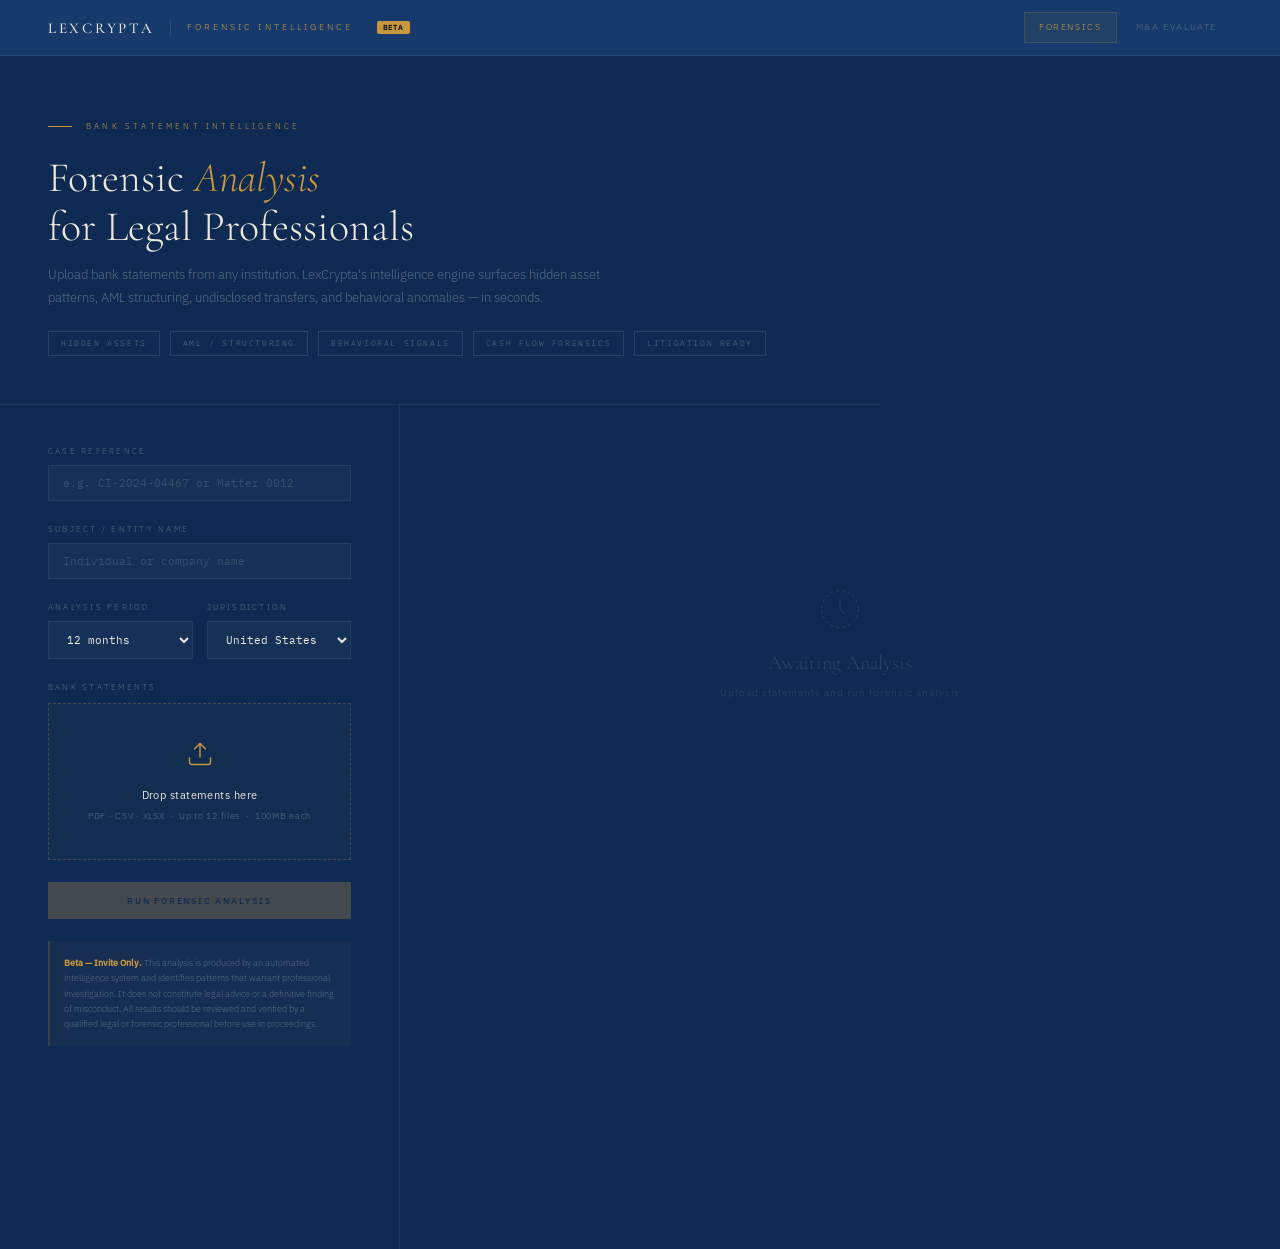
<file: _netlify_deploy/forensics.html>
<!DOCTYPE html>
<html lang="en">
<head>
<meta charset="UTF-8">
<meta name="viewport" content="width=device-width,initial-scale=1">
<title>LexCrypta — Forensic Intelligence · Bank Statement Analysis</title>
<link href="fonts/fonts.css" rel="stylesheet">
<style>
*,*::before,*::after{box-sizing:border-box;margin:0;padding:0}
:root{
  --navy:#0e2a52;--navy2:#163a6b;--navy3:#1a4278;--navy4:#1e4a82;
  --border:rgba(255,255,255,0.06);--border2:rgba(255,255,255,0.11);
  --gold:#c8963e;--gold2:#e0aa52;--golddim:rgba(200,150,62,0.07);--goldline:rgba(200,150,62,0.18);
  --cream:#ede8dd;--muted:#5a6a7e;--text:#8898ac;
  --red:#b03020;--reddim:rgba(176,48,32,0.09);--redbright:rgba(176,48,32,0.22);
  --amber:#c47a08;--amberdim:rgba(196,122,8,0.09);--amberbright:rgba(196,122,8,0.22);
  --green:#246442;--greendim:rgba(36,100,66,0.1);--greenbright:rgba(36,100,66,0.22);
  --serif:'Cormorant Garamond',Georgia,serif;
  --sans:'IBM Plex Sans',sans-serif;
  --mono:'IBM Plex Mono',monospace;
}
html{scroll-behavior:smooth}
body{font-family:var(--sans);background:var(--navy);color:var(--text);font-size:13px;line-height:1.6;font-weight:300;min-height:100vh;-webkit-font-smoothing:antialiased}
::-webkit-scrollbar{width:2px}::-webkit-scrollbar-track{background:var(--navy2)}::-webkit-scrollbar-thumb{background:rgba(255,255,255,0.08)}

/* ── TOPBAR ── */
.topbar{display:flex;align-items:center;justify-content:space-between;padding:0 48px;height:56px;border-bottom:1px solid var(--border);background:var(--navy2);position:sticky;top:0;z-index:50}
.topbar-brand{display:flex;align-items:center;gap:16px}
.brand-name{font-family:var(--serif);font-size:15px;font-weight:500;letter-spacing:.18em;color:var(--cream);text-transform:uppercase}
.brand-divider{width:1px;height:18px;background:var(--border2)}
.brand-product{font-size:9px;letter-spacing:.32em;text-transform:uppercase;color:var(--gold)}
.topbar-nav{display:flex;align-items:center;gap:4px}
.top-link{font-size:9px;letter-spacing:.18em;text-transform:uppercase;color:var(--muted);padding:7px 14px;border:1px solid transparent;transition:all .18s;cursor:pointer;text-decoration:none;font-family:var(--sans)}
.top-link:hover{color:var(--text);border-color:var(--border)}
.top-link.active{color:var(--gold);border-color:var(--goldline);background:var(--golddim)}

/* ── HERO ── */
.hero{padding:64px 48px 48px;max-width:880px;border-bottom:1px solid var(--border)}
.hero-eyebrow{font-size:8px;letter-spacing:.4em;text-transform:uppercase;color:var(--gold);display:flex;align-items:center;gap:14px;margin-bottom:20px}
.hero-eyebrow::before{content:'';display:block;width:24px;height:1px;background:var(--gold)}
.hero-h{font-family:var(--serif);font-size:42px;font-weight:300;color:var(--cream);line-height:1.18;margin-bottom:12px}
.hero-h em{font-style:italic;color:var(--gold)}
.hero-sub{font-size:13px;color:var(--muted);line-height:1.75;max-width:560px}
.hero-badges{display:flex;gap:10px;flex-wrap:wrap;margin-top:22px}
.badge{font-size:8px;letter-spacing:.2em;text-transform:uppercase;padding:5px 12px;border:1px solid var(--border2);color:var(--muted);font-family:var(--mono)}

/* ── LAYOUT ── */
.page{display:flex;gap:0}
.intake-col{width:400px;flex-shrink:0;padding:40px 48px;border-right:1px solid var(--border);min-height:calc(100vh - 56px)}
.results-col{flex:1;padding:40px 48px;min-height:calc(100vh - 56px)}

/* ── FORM ELEMENTS ── */
.field-group{margin-bottom:22px}
.field-label{font-size:8px;letter-spacing:.28em;text-transform:uppercase;color:var(--muted);display:block;margin-bottom:7px}
.field-input{width:100%;background:rgba(255,255,255,0.03);border:1px solid var(--border);color:var(--cream);font-family:var(--mono);font-size:11px;padding:10px 14px;outline:none;transition:border-color .18s}
.field-input:focus{border-color:var(--goldline)}
.field-input::placeholder{color:var(--muted);opacity:.5}
.field-row{display:grid;grid-template-columns:1fr 1fr;gap:14px}
select.field-input{cursor:pointer}
option{background:var(--navy3);color:var(--cream)}

/* ── UPLOAD ZONE ── */
.upload-zone{border:1px dashed rgba(200,150,62,0.25);background:rgba(200,150,62,0.025);padding:36px 24px;text-align:center;cursor:pointer;transition:all .22s;margin-bottom:22px;position:relative}
.upload-zone:hover,.upload-zone.drag-over{border-color:var(--gold);background:var(--golddim)}
.upload-zone input[type=file]{position:absolute;inset:0;opacity:0;cursor:pointer;width:100%;height:100%}
.upload-icon{width:28px;height:28px;stroke:var(--gold);fill:none;stroke-width:1.2;margin:0 auto 12px}
.upload-title{font-size:11px;color:var(--cream);font-weight:400;margin-bottom:4px;letter-spacing:.04em}
.upload-sub{font-size:9px;color:var(--muted);letter-spacing:.08em}
.file-list{margin-bottom:16px}
.file-item{display:flex;align-items:center;justify-content:space-between;padding:7px 12px;background:rgba(255,255,255,0.025);border:1px solid var(--border);margin-bottom:5px}
.file-item-name{font-size:10px;font-family:var(--mono);color:var(--text);overflow:hidden;text-overflow:ellipsis;white-space:nowrap;max-width:240px}
.file-item-size{font-size:8px;font-family:var(--mono);color:var(--muted)}
.file-remove{background:none;border:none;color:var(--muted);cursor:pointer;font-size:14px;line-height:1;padding:0 4px;transition:color .15s}
.file-remove:hover{color:var(--red)}

/* ── BUTTONS ── */
.btn{font-family:var(--sans);font-size:9px;letter-spacing:.2em;text-transform:uppercase;padding:12px 24px;border:1px solid var(--border2);background:none;color:var(--text);transition:all .18s;cursor:pointer;font-weight:400;width:100%}
.btn:hover{border-color:var(--gold);color:var(--gold)}
.btn-gold{background:var(--gold);color:var(--navy);border-color:var(--gold);font-weight:500}
.btn-gold:hover{background:var(--gold2);border-color:var(--gold2);color:var(--navy)}
.btn:disabled{opacity:.28;cursor:not-allowed;pointer-events:none}
.btn-sm{padding:7px 16px;font-size:8px;width:auto}
.btn-ghost{border-color:transparent;color:var(--muted)}
.btn-ghost:hover{border-color:var(--border2);color:var(--text)}

/* ── DISCLAIMER ── */
.disclaimer{margin-top:22px;padding:14px;background:rgba(200,150,62,0.04);border-left:2px solid var(--goldline)}
.disclaimer-text{font-size:9px;line-height:1.7;color:var(--muted)}

/* ── RESULTS ── */
.results-placeholder{display:flex;flex-direction:column;align-items:center;justify-content:center;min-height:400px;text-align:center;opacity:.4}
.placeholder-icon{width:40px;height:40px;stroke:var(--muted);fill:none;stroke-width:1;margin-bottom:18px}
.placeholder-text{font-family:var(--serif);font-size:20px;font-weight:300;color:var(--muted);margin-bottom:6px}
.placeholder-sub{font-size:10px;color:var(--muted);letter-spacing:.1em}

/* ── SCORE PANEL ── */
.score-panel{display:grid;grid-template-columns:auto 1fr;gap:32px;align-items:center;padding:28px 32px;border:1px solid var(--border);background:var(--navy2);margin-bottom:28px}
.score-num{font-family:var(--serif);font-size:64px;font-weight:300;line-height:1;color:var(--cream)}
.score-num.red{color:#c84030}.score-num.amber{color:#d48820}.score-num.green{color:#3a9060}
.score-meta{display:flex;flex-direction:column;gap:6px}
.score-band{font-size:9px;letter-spacing:.28em;text-transform:uppercase;font-weight:500}
.score-band.red{color:var(--red)}.score-band.amber{color:var(--amber)}.score-band.green{color:var(--green)}
.score-bar-wrap{height:3px;background:rgba(255,255,255,0.06);width:100%;margin:4px 0}
.score-bar{height:3px;transition:width .6s ease}
.score-bar.red{background:var(--red)}.score-bar.amber{background:var(--amber)}.score-bar.green{background:var(--green)}
.score-counts{display:flex;gap:20px;font-size:9px;font-family:var(--mono);color:var(--muted);margin-top:4px}
.count-item{display:flex;align-items:center;gap:6px}
.count-dot{width:6px;height:6px;border-radius:50%}
.count-dot.red{background:var(--red)}.count-dot.amber{background:var(--amber)}.count-dot.green{background:var(--green)}

/* ── SECTION HEADER ── */
.section-hd{display:flex;align-items:center;gap:12px;margin-bottom:14px;padding-bottom:10px;border-bottom:1px solid var(--border)}
.section-hd-title{font-size:9px;letter-spacing:.28em;text-transform:uppercase;color:var(--muted);font-weight:400}
.section-hd-badge{min-width:20px;height:20px;border-radius:10px;display:inline-flex;align-items:center;justify-content:center;font-size:8px;font-weight:600;padding:0 6px;font-family:var(--mono)}
.shb-red{background:var(--red);color:#fff}.shb-amber{background:var(--amber);color:#fff}.shb-green{background:var(--green);color:#fff}

/* ── SIGNAL CARD ── */
.signal-card{padding:16px 18px;border:1px solid var(--border);background:var(--navy2);margin-bottom:8px;transition:border-color .18s}
.signal-card:hover{border-color:var(--border2)}
.signal-card.red{border-left:3px solid var(--red);background:var(--reddim)}
.signal-card.amber{border-left:3px solid var(--amber);background:var(--amberdim)}
.signal-card.green{border-left:3px solid var(--green);background:var(--greendim)}
.sig-top{display:flex;align-items:flex-start;justify-content:space-between;gap:12px;margin-bottom:6px}
.sig-type{font-size:8px;letter-spacing:.2em;text-transform:uppercase;color:var(--muted);font-family:var(--mono)}
.sig-sev{font-size:7px;letter-spacing:.18em;text-transform:uppercase;padding:3px 8px;font-weight:500}
.sig-sev.red{background:var(--redbright);color:#e06050}.sig-sev.amber{background:var(--amberbright);color:#d4920a}.sig-sev.green{background:var(--greenbright);color:#3aaa70}
.sig-merchant{font-family:var(--mono);font-size:11px;color:var(--cream);margin-bottom:5px;font-weight:400}
.sig-desc{font-size:11px;color:var(--muted);line-height:1.65}
.sig-footer{display:flex;align-items:center;gap:16px;margin-top:10px;padding-top:8px;border-top:1px solid var(--border)}
.sig-amount{font-family:var(--mono);font-size:10px;color:var(--text);font-weight:400}
.sig-date{font-family:var(--mono);font-size:9px;color:var(--muted)}
.sig-confidence{font-family:var(--mono);font-size:8px;color:var(--muted);margin-left:auto}

/* ── WARNINGS ── */
.warn-list{margin-bottom:20px}
.warn-item{display:flex;gap:10px;padding:10px 14px;background:rgba(196,122,8,0.06);border:1px solid rgba(196,122,8,0.15);margin-bottom:6px;font-size:10px;color:var(--muted);line-height:1.6}
.warn-icon{flex-shrink:0;margin-top:1px;color:var(--amber);font-size:12px}

/* ── REPORT ACTIONS ── */
.report-actions{display:flex;gap:10px;margin-bottom:28px}

/* ── SECTION SPACING ── */
.section{margin-bottom:28px}

/* ── PROGRESS ── */
.progress-wrap{display:none;margin-bottom:18px}
.progress-wrap.active{display:block}
.progress-bar-track{height:2px;background:rgba(255,255,255,0.06);width:100%;margin-bottom:8px}
.progress-bar-fill{height:2px;background:var(--gold);transition:width .4s ease;width:0%}
.progress-label{font-size:9px;font-family:var(--mono);color:var(--muted);letter-spacing:.1em}

/* ── CLEAN STATE ── */
.results-active .results-placeholder{display:none}
</style>
</head>
<body>

<!-- TOPBAR -->
<header class="topbar">
  <div class="topbar-brand">
    <span class="brand-name">LexCrypta</span>
    <div class="brand-divider"></div>
    <span class="brand-product">Forensic Intelligence</span>
    <span style="font-size:7px;background:#c8963e;color:#0d1526;padding:1px 6px;border-radius:2px;letter-spacing:.1em;font-weight:600;margin-left:8px">BETA</span>
  </div>
  <nav class="topbar-nav">
    <a href="forensics.html" class="top-link active">Forensics</a>
    <a href="evaluate.html" class="top-link">M&amp;A Evaluate</a>
  </nav>
</header>

<!-- HERO -->
<div class="hero">
  <div class="hero-eyebrow">Bank Statement Intelligence</div>
  <h1 class="hero-h">Forensic <em>Analysis</em><br>for Legal Professionals</h1>
  <p class="hero-sub">Upload bank statements from any institution. LexCrypta's intelligence engine surfaces hidden asset patterns, AML structuring, undisclosed transfers, and behavioral anomalies — in seconds.</p>
  <div class="hero-badges">
    <span class="badge">Hidden Assets</span>
    <span class="badge">AML / Structuring</span>
    <span class="badge">Behavioral Signals</span>
    <span class="badge">Cash Flow Forensics</span>
    <span class="badge">Litigation Ready</span>
  </div>
</div>

<!-- MAIN -->
<div class="page">

  <!-- INTAKE -->
  <div class="intake-col">
    <div class="field-group">
      <label class="field-label">Case Reference</label>
      <input id="caseRef" class="field-input" type="text" placeholder="e.g. CI-2024-04467 or Matter 0012">
    </div>
    <div class="field-group">
      <label class="field-label">Subject / Entity Name</label>
      <input id="subjectName" class="field-input" type="text" placeholder="Individual or company name">
    </div>
    <div class="field-row" style="margin-bottom:22px">
      <div>
        <label class="field-label">Analysis Period</label>
        <select id="analysisPeriod" class="field-input">
          <option value="6">6 months</option>
          <option value="12" selected>12 months</option>
          <option value="24">24 months</option>
          <option value="36">36 months</option>
          <option value="60">5 years</option>
        </select>
      </div>
      <div>
        <label class="field-label">Jurisdiction</label>
        <select id="jurisdiction" class="field-input">
          <option value="US">United States</option>
          <option value="AU">Australia</option>
          <option value="UK">United Kingdom</option>
          <option value="CA">Canada</option>
          <option value="OTHER">Other</option>
        </select>
      </div>
    </div>

    <label class="field-label" style="margin-bottom:10px">Bank Statements</label>
    <div class="upload-zone" id="uploadZone">
      <input type="file" id="fileInput" multiple accept=".pdf,.csv,.xlsx" onchange="handleFiles(this.files)">
      <svg class="upload-icon" viewBox="0 0 24 24"><path d="M21 15v4a2 2 0 01-2 2H5a2 2 0 01-2-2v-4M17 8l-5-5-5 5M12 3v12"/></svg>
      <p class="upload-title">Drop statements here</p>
      <p class="upload-sub">PDF · CSV · XLSX &nbsp;·&nbsp; Up to 12 files &nbsp;·&nbsp; 100MB each</p>
    </div>

    <div class="file-list" id="fileList"></div>

    <div class="progress-wrap" id="progressWrap">
      <div class="progress-bar-track"><div class="progress-bar-fill" id="progressFill"></div></div>
      <div class="progress-label" id="progressLabel">Preparing analysis…</div>
    </div>

    <button class="btn btn-gold" id="analyseBtn" onclick="runAnalysis()" disabled>Run Forensic Analysis</button>

    <div class="disclaimer">
      <p class="disclaimer-text">
        <strong style="color:#c8963e">Beta — Invite Only.</strong> This analysis is produced by an automated intelligence system and identifies patterns that warrant professional investigation. It does not constitute legal advice or a definitive finding of misconduct. All results should be reviewed and verified by a qualified legal or forensic professional before use in proceedings.
      </p>
    </div>
  </div>

  <!-- RESULTS -->
  <div class="results-col" id="resultsCol">

    <!-- Placeholder -->
    <div class="results-placeholder" id="placeholder">
      <svg class="placeholder-icon" viewBox="0 0 48 48"><circle cx="24" cy="24" r="22" stroke-dasharray="4 3"/><path d="M24 14v10l6 6" stroke-linecap="round"/></svg>
      <p class="placeholder-text">Awaiting Analysis</p>
      <p class="placeholder-sub">Upload statements and run forensic analysis</p>
    </div>

    <!-- Results (hidden until analysis runs) -->
    <div id="resultsContent" style="display:none">

      <div class="report-actions" id="reportActions">
        <button class="btn btn-sm" onclick="openReport()">Open Full Report</button>
        <button class="btn btn-sm btn-ghost" onclick="printPage()">Print Summary</button>
        <button class="btn btn-sm btn-ghost" onclick="clearCase()">New Case</button>
      </div>

      <!-- Score -->
      <div class="score-panel" id="scorePanel">
        <div class="score-num" id="scoreNum">—</div>
        <div class="score-meta">
          <div class="score-band" id="scoreBand">—</div>
          <div class="score-bar-wrap"><div class="score-bar" id="scoreBar"></div></div>
          <div class="score-counts" id="scoreCounts"></div>
        </div>
      </div>

      <!-- Warnings -->
      <div class="warn-list" id="warnList" style="display:none"></div>

      <!-- Red signals -->
      <div class="section" id="redSection" style="display:none">
        <div class="section-hd">
          <span class="section-hd-title">Critical Findings</span>
          <span class="section-hd-badge shb-red" id="redCount">0</span>
        </div>
        <div id="redCards"></div>
      </div>

      <!-- Amber signals -->
      <div class="section" id="amberSection" style="display:none">
        <div class="section-hd">
          <span class="section-hd-title">Findings to Investigate</span>
          <span class="section-hd-badge shb-amber" id="amberCount">0</span>
        </div>
        <div id="amberCards"></div>
      </div>

      <!-- Green / info -->
      <div class="section" id="greenSection" style="display:none">
        <div class="section-hd">
          <span class="section-hd-title">No Material Finding</span>
          <span class="section-hd-badge shb-green" id="greenCount">0</span>
        </div>
        <div id="greenCards"></div>
      </div>

    </div>
  </div>
</div>

<script>
/* ══ API CONFIG ══
   Local dev:  leave CLOUD_API_URL = null
   Cloud:      set CLOUD_API_URL = 'https://your-railway-url.up.railway.app'
*/
const CLOUD_API_URL = "https://lexcrypta-evaluate-production.up.railway.app";
const API_BASE = CLOUD_API_URL || `http://${window.location.hostname}:8084`;

let selectedFiles = [];
let currentReportId = null;
let currentDealId = null;

/* ── Upload handling ── */
const zone = document.getElementById('uploadZone');
zone.addEventListener('dragover', e => { e.preventDefault(); zone.classList.add('drag-over'); });
zone.addEventListener('dragleave', () => zone.classList.remove('drag-over'));
zone.addEventListener('drop', e => {
  e.preventDefault();
  zone.classList.remove('drag-over');
  handleFiles(e.dataTransfer.files);
});

function handleFiles(files) {
  for (const f of files) {
    if (selectedFiles.length >= 12) break;
    if (!selectedFiles.find(x => x.name === f.name && x.size === f.size)) {
      selectedFiles.push(f);
    }
  }
  renderFileList();
  document.getElementById('analyseBtn').disabled = selectedFiles.length === 0;
}

function renderFileList() {
  const el = document.getElementById('fileList');
  el.innerHTML = selectedFiles.map((f, i) => `
    <div class="file-item">
      <span class="file-item-name">${f.name}</span>
      <span class="file-item-size">${(f.size/1024/1024).toFixed(1)}MB</span>
      <button class="file-remove" onclick="removeFile(${i})">×</button>
    </div>`).join('');
}

function removeFile(i) {
  selectedFiles.splice(i, 1);
  renderFileList();
  document.getElementById('analyseBtn').disabled = selectedFiles.length === 0;
}

/* ── Progress ── */
function setProgress(pct, label) {
  document.getElementById('progressFill').style.width = pct + '%';
  document.getElementById('progressLabel').textContent = label;
}

function showProgress(show) {
  document.getElementById('progressWrap').classList.toggle('active', show);
}

/* ── Main analysis flow ── */
async function runAnalysis() {
  const btn = document.getElementById('analyseBtn');
  btn.disabled = true;
  showProgress(true);
  setProgress(10, 'Creating case file…');

  const caseRef = document.getElementById('caseRef').value.trim();
  const subject = document.getElementById('subjectName').value.trim();
  const period = parseInt(document.getElementById('analysisPeriod').value);
  const dealName = [caseRef, subject].filter(Boolean).join(' — ') || `Forensic Analysis ${new Date().toLocaleDateString()}`;

  try {
    // 1. Create deal
    const fd1 = new FormData();
    fd1.append('name', dealName);
    fd1.append('deal_value', '0');
    fd1.append('industry', 'forensic');
    fd1.append('analysis_period_months', period);
    const r1 = await fetch(`${API_BASE}/deals`, { method: 'POST', body: fd1 });
    if (!r1.ok) throw new Error('Could not create case — ' + await r1.text());
    const deal = await r1.json();
    currentDealId = deal.id;

    setProgress(30, 'Uploading bank statements…');

    // 2. Upload bank statements
    const fd2 = new FormData();
    selectedFiles.forEach(f => fd2.append('files', f));
    const r2 = await fetch(`${API_BASE}/deals/${deal.id}/analyse`, { method: 'POST', body: fd2 });
    if (!r2.ok) throw new Error('Analysis failed — ' + await r2.text());
    const result = await r2.json();

    setProgress(70, 'Running intelligence libraries…');

    // 3. Fetch full signal detail
    let signals = [];
    try {
      const r3 = await fetch(`${API_BASE}/sessions/${result.session_id}/signals`);
      if (r3.ok) signals = await r3.json();
    } catch (_) {}

    setProgress(100, 'Analysis complete.');
    currentReportId = result.report_id;

    setTimeout(() => {
      showProgress(false);
      renderResults(result, signals);
      btn.disabled = false;
    }, 400);

  } catch (err) {
    showProgress(false);
    alert('Analysis error: ' + err.message);
    btn.disabled = false;
  }
}

/* ── Render results ── */
function renderResults(result, signals) {
  document.getElementById('placeholder').style.display = 'none';
  document.getElementById('resultsContent').style.display = 'block';

  // Score
  const score = Math.round(result.las_score || 0);
  const band = result.band || result.verdict || '';
  const sev = score >= 45 ? 'red' : score >= 20 ? 'amber' : 'green';

  const scoreEl = document.getElementById('scoreNum');
  scoreEl.textContent = score;
  scoreEl.className = `score-num ${sev}`;

  const bandEl = document.getElementById('scoreBand');
  const bandLabel = band.replace(/_/g, ' ').toUpperCase();
  bandEl.textContent = bandLabel;
  bandEl.className = `score-band ${sev}`;

  const bar = document.getElementById('scoreBar');
  bar.style.width = Math.min(score, 100) + '%';
  bar.className = `score-bar ${sev}`;

  const red = signals.filter(s => s.severity === 'red');
  const amber = signals.filter(s => s.severity === 'amber');
  const green = signals.filter(s => s.severity !== 'red' && s.severity !== 'amber');

  document.getElementById('scoreCounts').innerHTML = `
    <span class="count-item"><span class="count-dot red"></span>${red.length} critical</span>
    <span class="count-item"><span class="count-dot amber"></span>${amber.length} findings</span>
    <span class="count-item"><span class="count-dot green"></span>${green.length} clear</span>
  `;

  // Warnings
  const warns = result.warnings || [];
  if (warns.length) {
    const wl = document.getElementById('warnList');
    wl.style.display = 'block';
    wl.innerHTML = warns.map(w => `
      <div class="warn-item"><span class="warn-icon">⚠</span><span>${w}</span></div>`).join('');
  }

  // Signal sections
  renderSection('red', red, 'redSection', 'redCards', 'redCount');
  renderSection('amber', amber, 'amberSection', 'amberCards', 'amberCount');
  renderSection('green', green, 'greenSection', 'greenCards', 'greenCount');
}

function renderSection(sev, signals, secId, cardsId, countId) {
  if (!signals.length) return;
  document.getElementById(secId).style.display = 'block';
  document.getElementById(countId).textContent = signals.length;
  document.getElementById(cardsId).innerHTML = signals.map(s => signalCard(s, sev)).join('');
}

function signalCard(s, sev) {
  const typeLabel = (s.type || '').replace(/_/g, ' ').toUpperCase();
  const merchant = s.merchant || '';
  const amount = s.amount ? `$${parseFloat(s.amount).toLocaleString('en-US', {minimumFractionDigits: 2, maximumFractionDigits: 2})}` : '';
  const date = s.transaction_date ? s.transaction_date.substring(0, 10) : '';
  const conf = s.confidence_weight ? `${Math.round(s.confidence_weight * 100)}% confidence` : '';

  return `<div class="signal-card ${sev}">
    <div class="sig-top">
      <span class="sig-type">${typeLabel}</span>
      <span class="sig-sev ${sev}">${sev}</span>
    </div>
    ${merchant ? `<div class="sig-merchant">${merchant}</div>` : ''}
    <div class="sig-desc">${s.description || ''}</div>
    ${(amount || date || conf) ? `<div class="sig-footer">
      ${amount ? `<span class="sig-amount">${amount}</span>` : ''}
      ${date ? `<span class="sig-date">${date}</span>` : ''}
      ${conf ? `<span class="sig-confidence">${conf}</span>` : ''}
    </div>` : ''}
  </div>`;
}

/* ── Actions ── */
function openReport() {
  if (currentReportId) window.open(`${API_BASE}/reports/${currentReportId}`, '_blank');
}

function printPage() { window.print(); }

async function clearCase() {
  if (currentDealId) {
    try { await fetch(`${API_BASE}/deals/${currentDealId}/purge`, { method: 'DELETE' }); } catch (_) {}
  }
  selectedFiles = [];
  currentReportId = null;
  currentDealId = null;
  renderFileList();
  document.getElementById('analyseBtn').disabled = true;
  document.getElementById('caseRef').value = '';
  document.getElementById('subjectName').value = '';
  document.getElementById('resultsContent').style.display = 'none';
  document.getElementById('placeholder').style.display = 'flex';
  document.getElementById('warnList').style.display = 'none';
  document.getElementById('redSection').style.display = 'none';
  document.getElementById('amberSection').style.display = 'none';
  document.getElementById('greenSection').style.display = 'none';
}
</script>
</body>
</html>
</file>
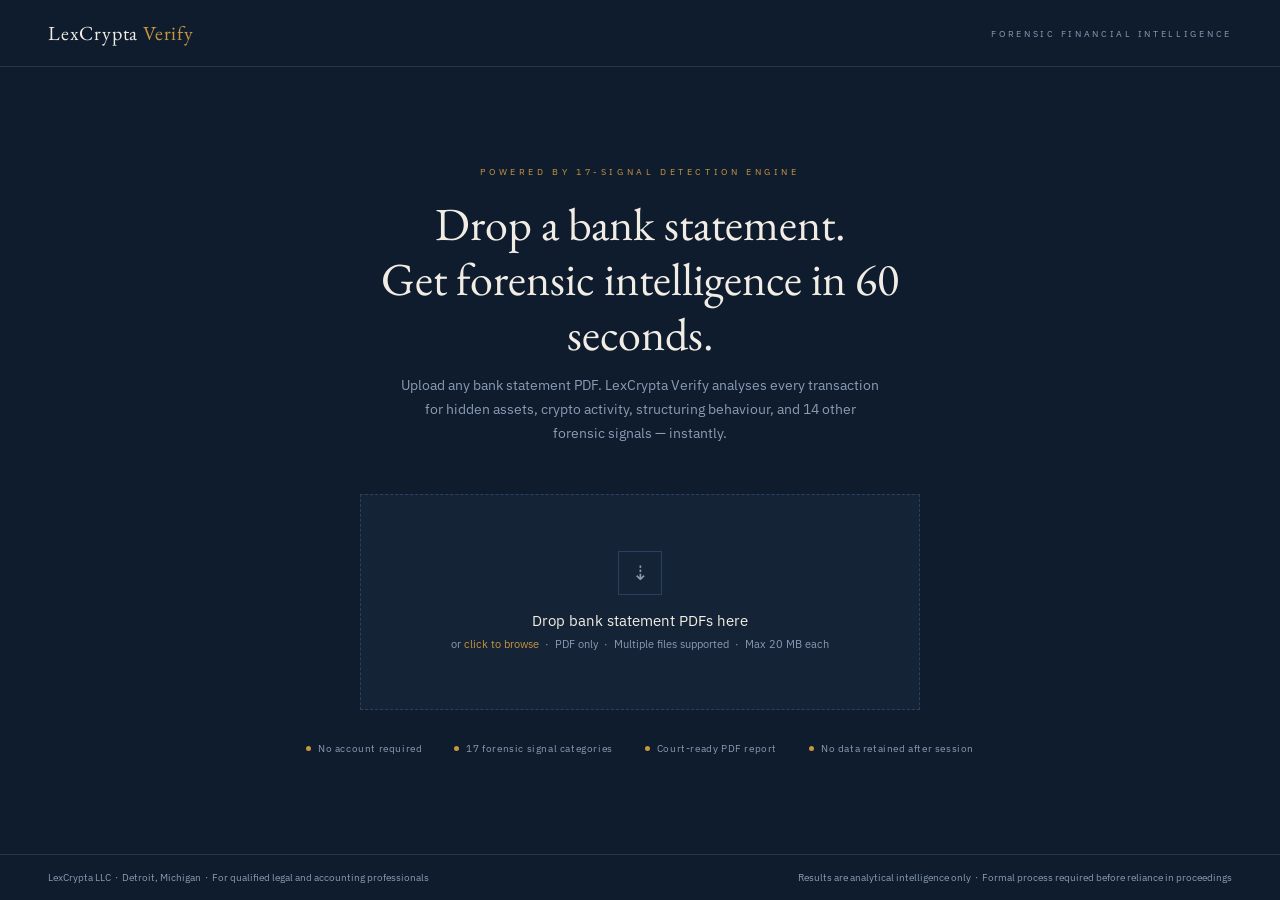
<file: verify-deploy/demo.html>
<!DOCTYPE html>
<html lang="en">
<head>
<meta charset="UTF-8">
<meta name="viewport" content="width=device-width, initial-scale=1.0">
<title>LexCrypta Verify — Forensic Bank Statement Intelligence</title>
<link rel="preconnect" href="https://fonts.googleapis.com">
<link href="https://fonts.googleapis.com/css2?family=IBM+Plex+Sans:wght@300;400;500&family=IBM+Plex+Mono&family=EB+Garamond:wght@400;500&display=swap" rel="stylesheet">
<style>
  :root {
    --navy:   #0e1c2e;
    --navy2:  #152336;
    --navy3:  #1c2f44;
    --gold:   #c8963e;
    --gold2:  #e0b060;
    --cream:  #f2ede4;
    --text:   #ccd6e8;
    --muted:  #8a9bb4;
    --red:    #c0392b;
    --amber:  #d4860a;
    --green:  #2e7d52;
    --border: #243650;
  }
  * { box-sizing: border-box; margin: 0; padding: 0; }

  body {
    font-family: 'IBM Plex Sans', sans-serif;
    background: var(--navy);
    color: var(--text);
    min-height: 100vh;
    display: flex;
    flex-direction: column;
  }

  /* ── Header ── */
  .header {
    display: flex;
    align-items: center;
    justify-content: space-between;
    padding: 20px 48px;
    border-bottom: 1px solid var(--border);
  }
  .wordmark {
    font-family: 'EB Garamond', Georgia, serif;
    font-size: 20px;
    font-weight: 400;
    color: var(--cream);
    letter-spacing: .04em;
  }
  .wordmark span { color: var(--gold); }
  .header-tag {
    font-size: 9px;
    letter-spacing: .3em;
    text-transform: uppercase;
    color: var(--muted);
  }

  /* ── States ── */
  .state { display: none; flex: 1; flex-direction: column; align-items: center; justify-content: center; padding: 48px 24px; }
  .state.active { display: flex; }

  /* ── Upload state ── */
  .hero-label {
    font-size: 9px;
    letter-spacing: .4em;
    text-transform: uppercase;
    color: var(--gold);
    margin-bottom: 20px;
  }
  .hero-title {
    font-family: 'EB Garamond', Georgia, serif;
    font-size: clamp(28px, 5vw, 46px);
    font-weight: 400;
    color: var(--cream);
    text-align: center;
    line-height: 1.2;
    max-width: 660px;
    margin-bottom: 12px;
  }
  .hero-sub {
    font-size: 14px;
    color: var(--muted);
    text-align: center;
    max-width: 480px;
    line-height: 1.7;
    margin-bottom: 48px;
  }

  .drop-zone {
    width: 100%;
    max-width: 560px;
    border: 1px dashed #2a4060;
    background: var(--navy2);
    padding: 56px 40px;
    text-align: center;
    cursor: pointer;
    transition: border-color .2s, background .2s;
    position: relative;
  }
  .drop-zone:hover, .drop-zone.drag-over {
    border-color: var(--gold);
    background: #0d1e30;
  }
  .drop-icon {
    width: 44px;
    height: 44px;
    margin: 0 auto 16px;
    border: 1px solid #2a4060;
    display: flex;
    align-items: center;
    justify-content: center;
    font-size: 20px;
    color: var(--muted);
    transition: border-color .2s, color .2s;
  }
  .drop-zone:hover .drop-icon, .drop-zone.drag-over .drop-icon {
    border-color: var(--gold);
    color: var(--gold);
  }
  .drop-title {
    font-size: 15px;
    color: var(--cream);
    margin-bottom: 6px;
  }
  .drop-sub {
    font-size: 11px;
    color: var(--muted);
    line-height: 1.6;
  }
  .drop-sub a { color: var(--gold); text-decoration: none; }
  #fileInput { display: none; }

  .file-list {
    margin-top: 20px;
    width: 100%;
    max-width: 560px;
    display: none;
  }
  .file-list.visible { display: block; }
  .file-item {
    display: flex;
    align-items: center;
    justify-content: space-between;
    padding: 9px 14px;
    border: 1px solid var(--border);
    border-top: none;
    font-size: 11px;
    font-family: 'IBM Plex Mono', monospace;
    color: var(--muted);
    background: var(--navy2);
  }
  .file-item:first-child { border-top: 1px solid var(--border); }
  .file-item-name { color: var(--cream); }
  .file-item-size { color: var(--muted); margin-left: 12px; white-space: nowrap; }
  .file-remove {
    background: none;
    border: none;
    color: var(--muted);
    cursor: pointer;
    font-size: 14px;
    padding: 0 4px;
    line-height: 1;
    margin-left: 8px;
  }
  .file-remove:hover { color: var(--red); }
  .btn-analyse {
    margin-top: 16px;
    background: var(--gold);
    color: var(--navy);
    border: none;
    padding: 13px 32px;
    font-size: 11px;
    letter-spacing: .18em;
    text-transform: uppercase;
    font-weight: 500;
    cursor: pointer;
    font-family: 'IBM Plex Sans', sans-serif;
    width: 100%;
    max-width: 560px;
    display: none;
    transition: background .2s;
  }
  .btn-analyse.visible { display: block; }
  .btn-analyse:hover { background: var(--gold2); }

  .trust-strip {
    display: flex;
    gap: 32px;
    margin-top: 32px;
    flex-wrap: wrap;
    justify-content: center;
  }
  .trust-item {
    display: flex;
    align-items: center;
    gap: 7px;
    font-size: 10px;
    color: var(--muted);
    letter-spacing: .06em;
  }
  .trust-item::before {
    content: '';
    width: 5px;
    height: 5px;
    background: var(--gold);
    border-radius: 50%;
    flex-shrink: 0;
  }

  /* ── Analysing state ── */
  .analysing-wrap { text-align: center; max-width: 480px; width: 100%; }
  .file-badge {
    display: inline-flex;
    align-items: center;
    gap: 8px;
    background: var(--navy2);
    border: 1px solid var(--border);
    padding: 8px 16px;
    font-size: 11px;
    color: var(--muted);
    margin-bottom: 40px;
    font-family: 'IBM Plex Mono', monospace;
  }
  .analysing-title {
    font-family: 'EB Garamond', Georgia, serif;
    font-size: 28px;
    color: var(--cream);
    margin-bottom: 8px;
  }
  .analysing-sub {
    font-size: 12px;
    color: var(--muted);
    margin-bottom: 40px;
  }

  .steps {
    list-style: none;
    text-align: left;
    width: 100%;
    border: 1px solid var(--border);
    background: var(--navy2);
  }
  .step {
    display: flex;
    align-items: center;
    gap: 14px;
    padding: 14px 20px;
    border-bottom: 1px solid var(--border);
    font-size: 12px;
    color: var(--muted);
    transition: color .3s;
  }
  .step:last-child { border-bottom: none; }
  .step-dot {
    width: 8px;
    height: 8px;
    border-radius: 50%;
    border: 1px solid var(--muted);
    flex-shrink: 0;
    transition: background .3s, border-color .3s;
  }
  .step.done { color: var(--cream); }
  .step.done .step-dot { background: var(--gold); border-color: var(--gold); }
  .step.active { color: var(--cream); }
  .step.active .step-dot {
    background: transparent;
    border-color: var(--gold);
    animation: pulse 1s ease-in-out infinite;
  }
  @keyframes pulse {
    0%, 100% { box-shadow: 0 0 0 0 rgba(200,150,62,.4); }
    50% { box-shadow: 0 0 0 5px rgba(200,150,62,0); }
  }

  .progress-bar-wrap {
    height: 2px;
    background: var(--border);
    margin-top: 20px;
    overflow: hidden;
  }
  .progress-bar {
    height: 100%;
    background: linear-gradient(to right, var(--gold), var(--gold2));
    width: 0%;
    transition: width .6s ease;
  }

  /* ── Results state ── */
  .results-wrap { width: 100%; max-width: 720px; }

  .result-header {
    display: flex;
    align-items: flex-start;
    justify-content: space-between;
    gap: 24px;
    margin-bottom: 28px;
    flex-wrap: wrap;
  }
  .result-filename {
    font-size: 9px;
    letter-spacing: .3em;
    text-transform: uppercase;
    color: var(--gold);
    margin-bottom: 8px;
  }
  .result-title {
    font-family: 'EB Garamond', Georgia, serif;
    font-size: 26px;
    color: var(--cream);
    font-weight: 400;
  }

  .las-block {
    text-align: right;
    flex-shrink: 0;
  }
  .las-label {
    font-size: 9px;
    letter-spacing: .3em;
    text-transform: uppercase;
    color: var(--muted);
    margin-bottom: 4px;
  }
  .las-score {
    font-family: 'EB Garamond', Georgia, serif;
    font-size: 60px;
    line-height: 1;
    font-weight: 400;
  }
  .las-verdict {
    font-size: 11px;
    letter-spacing: .12em;
    text-transform: uppercase;
    margin-top: 2px;
  }

  .result-grid {
    display: grid;
    grid-template-columns: 1fr 1fr;
    gap: 1px;
    background: var(--border);
    border: 1px solid var(--border);
    margin-bottom: 20px;
  }
  .result-cell {
    background: var(--navy2);
    padding: 14px 18px;
  }
  .cell-label {
    font-size: 8px;
    letter-spacing: .22em;
    text-transform: uppercase;
    color: var(--muted);
    margin-bottom: 4px;
  }
  .cell-val {
    font-family: 'IBM Plex Mono', monospace;
    font-size: 14px;
    color: var(--cream);
  }

  .signals-section {
    margin-bottom: 20px;
  }
  .section-label {
    font-size: 9px;
    letter-spacing: .3em;
    text-transform: uppercase;
    color: var(--muted);
    border-bottom: 1px solid var(--border);
    padding-bottom: 8px;
    margin-bottom: 0;
  }
  .signal-row {
    display: flex;
    align-items: center;
    justify-content: space-between;
    padding: 11px 0;
    border-bottom: 1px solid #0d1a28;
  }
  .signal-name { font-size: 12px; color: var(--cream); }
  .signal-cat { font-size: 10px; color: var(--muted); }
  .signal-pill {
    font-size: 9px;
    letter-spacing: .12em;
    text-transform: uppercase;
    padding: 3px 10px;
    font-weight: 500;
  }
  .pill-detected { background: rgba(192,57,43,.15); color: #e05547; border: 1px solid rgba(192,57,43,.3); }
  .pill-possible  { background: rgba(212,134,10,.12); color: #e09e30; border: 1px solid rgba(212,134,10,.3); }
  .pill-none      { background: transparent; color: var(--muted); border: 1px solid var(--border); }

  .intel-preview {
    margin-bottom: 24px;
  }
  .intel-card {
    border: 1px solid var(--border);
    padding: 16px 20px;
    margin-top: -1px;
  }
  .intel-cat {
    font-size: 8px;
    letter-spacing: .25em;
    text-transform: uppercase;
    color: var(--gold);
    margin-bottom: 4px;
  }
  .intel-title {
    font-family: 'EB Garamond', Georgia, serif;
    font-size: 17px;
    color: var(--cream);
    margin-bottom: 6px;
  }
  .intel-narrative {
    font-size: 11px;
    color: var(--text);
    line-height: 1.7;
  }

  .action-row {
    display: flex;
    gap: 12px;
    flex-wrap: wrap;
  }
  .btn-primary {
    background: var(--gold);
    color: var(--navy);
    border: none;
    padding: 14px 28px;
    font-size: 11px;
    letter-spacing: .18em;
    text-transform: uppercase;
    font-weight: 500;
    cursor: pointer;
    font-family: 'IBM Plex Sans', sans-serif;
    transition: background .2s;
  }
  .btn-primary:hover { background: var(--gold2); }
  .btn-secondary {
    background: transparent;
    color: var(--muted);
    border: 1px solid var(--border);
    padding: 14px 28px;
    font-size: 11px;
    letter-spacing: .18em;
    text-transform: uppercase;
    cursor: pointer;
    font-family: 'IBM Plex Sans', sans-serif;
    transition: color .2s, border-color .2s;
  }
  .btn-secondary:hover { color: var(--cream); border-color: var(--muted); }

  /* ── Error ── */
  .error-msg {
    display: none;
    background: rgba(192,57,43,.1);
    border: 1px solid rgba(192,57,43,.3);
    color: #e05547;
    font-size: 12px;
    padding: 12px 16px;
    margin-top: 16px;
    max-width: 560px;
    width: 100%;
    text-align: center;
  }

  /* ── Footer ── */
  .footer {
    padding: 16px 48px;
    border-top: 1px solid var(--border);
    display: flex;
    align-items: center;
    justify-content: space-between;
    flex-wrap: wrap;
    gap: 8px;
  }
  .footer-text { font-size: 10px; color: var(--muted); }

  @media (max-width: 600px) {
    .header { padding: 16px 20px; }
    .result-grid { grid-template-columns: 1fr; }
    .result-header { flex-direction: column; }
    .las-block { text-align: left; }
    .footer { padding: 16px 20px; }
    .action-row { flex-direction: column; }
    .btn-primary, .btn-secondary { text-align: center; }
  }
</style>
</head>
<body>

<!-- Header -->
<header class="header">
  <div class="wordmark">LexCrypta <span>Verify</span></div>
  <div class="header-tag">Forensic Financial Intelligence</div>
</header>

<!-- STATE: Upload -->
<div class="state active" id="stateUpload">
  <div class="hero-label">Powered by 17-Signal Detection Engine</div>
  <h1 class="hero-title">Drop a bank statement.<br>Get forensic intelligence in 60 seconds.</h1>
  <p class="hero-sub">Upload any bank statement PDF. LexCrypta Verify analyses every transaction for hidden assets, crypto activity, structuring behaviour, and 14 other forensic signals — instantly.</p>

  <div class="drop-zone" id="dropZone">
    <div class="drop-icon">&#8675;</div>
    <div class="drop-title">Drop bank statement PDFs here</div>
    <div class="drop-sub">or <a href="#" id="browseLink">click to browse</a> &nbsp;·&nbsp; PDF only &nbsp;·&nbsp; Multiple files supported &nbsp;·&nbsp; Max 20 MB each</div>
    <input type="file" id="fileInput" accept=".pdf" multiple>
  </div>

  <div class="file-list" id="fileList"></div>
  <button class="btn-analyse" id="btnAnalyse">Run Analysis &rarr;</button>

  <div class="error-msg" id="errorMsg"></div>

  <div class="trust-strip">
    <div class="trust-item">No account required</div>
    <div class="trust-item">17 forensic signal categories</div>
    <div class="trust-item">Court-ready PDF report</div>
    <div class="trust-item">No data retained after session</div>
  </div>
</div>

<!-- STATE: Analysing -->
<div class="state" id="stateAnalysing">
  <div class="analysing-wrap">
    <div class="file-badge" id="analysingFilename">&#x2022; statement.pdf</div>
    <div class="analysing-title" id="analysingTitle">Analysing statement…</div>
    <div class="analysing-sub">Running forensic detection across all signal categories</div>
    <ul class="steps" id="stepList">
      <li class="step" id="step1"><div class="step-dot"></div>Extracting transactions from PDF</li>
      <li class="step" id="step2"><div class="step-dot"></div>Running 17-signal detection library</li>
      <li class="step" id="step3"><div class="step-dot"></div>Computing Lexi Attention Score</li>
      <li class="step" id="step4"><div class="step-dot"></div>Building intelligence report</li>
    </ul>
    <div class="progress-bar-wrap"><div class="progress-bar" id="progressBar"></div></div>
  </div>
</div>

<!-- STATE: Results -->
<div class="state" id="stateResults">
  <div class="results-wrap">

    <div class="result-header">
      <div>
        <div class="result-filename" id="rFilename"></div>
        <div class="result-title" id="rSubject"></div>
      </div>
      <div class="las-block">
        <div class="las-label">Lexi Attention Score</div>
        <div class="las-score" id="rLasScore">—</div>
        <div class="las-verdict" id="rLasVerdict"></div>
      </div>
    </div>

    <div class="result-grid">
      <div class="result-cell"><div class="cell-label">Transactions Analysed</div><div class="cell-val" id="rTxns">—</div></div>
      <div class="result-cell"><div class="cell-label">Signals Detected</div><div class="cell-val" id="rSigCount">—</div></div>
      <div class="result-cell"><div class="cell-label">Total Inflows</div><div class="cell-val" id="rInflows">—</div></div>
      <div class="result-cell"><div class="cell-label">Total Outflows</div><div class="cell-val" id="rOutflows">—</div></div>
    </div>

    <div class="signals-section">
      <div class="section-label">Signal Detection — Active Findings</div>
      <div id="rSignalRows"></div>
    </div>

    <div class="intel-preview" id="rIntelWrap">
      <div class="section-label">Intelligence Highlights</div>
      <div id="rIntelCards"></div>
    </div>

    <div class="action-row">
      <button class="btn-primary" id="btnFullReport">View Full Intelligence Report &rarr;</button>
      <button class="btn-secondary" id="btnReset">Analyse Another Statement</button>
    </div>

  </div>
</div>

<!-- Footer -->
<footer class="footer">
  <div class="footer-text">LexCrypta LLC &nbsp;·&nbsp; Detroit, Michigan &nbsp;·&nbsp; For qualified legal and accounting professionals</div>
  <div class="footer-text">Results are analytical intelligence only &nbsp;·&nbsp; Formal process required before reliance in proceedings</div>
</footer>

<script>
const API = 'https://lexcrypta-verify-production.up.railway.app';

let _reportUrl = null;
let _stagedFiles = []; // DataTransfer or File array

// ── Helpers ──────────────────────────────────────────────────────────────────

function fmt$(n) { return '$' + Math.round(n).toLocaleString('en-US'); }
function fmtMB(b) { return (b / (1024*1024)).toFixed(1) + ' MB'; }
function scoreColor(s) { return s >= 60 ? '#c0392b' : s >= 30 ? '#d4860a' : '#2e7d52'; }

function showError(msg) {
  const el = document.getElementById('errorMsg');
  el.textContent = msg;
  el.style.display = 'block';
}
function clearError() {
  const el = document.getElementById('errorMsg');
  el.style.display = 'none';
  el.textContent = '';
}
function showState(id) {
  ['stateUpload','stateAnalysing','stateResults'].forEach(s =>
    document.getElementById(s).classList.toggle('active', s === id));
}

// ── File staging ──────────────────────────────────────────────────────────────

function addFiles(files) {
  for (const f of files) {
    if (!f.name.toLowerCase().endsWith('.pdf')) { showError(`${f.name} is not a PDF.`); continue; }
    if (f.size > 20 * 1024 * 1024) { showError(`${f.name} exceeds 20 MB.`); continue; }
    if (!_stagedFiles.find(x => x.name === f.name && x.size === f.size)) _stagedFiles.push(f);
  }
  renderFileList();
}

function removeFile(idx) {
  _stagedFiles.splice(idx, 1);
  renderFileList();
}

function renderFileList() {
  const listEl   = document.getElementById('fileList');
  const btnEl    = document.getElementById('btnAnalyse');
  listEl.innerHTML = '';
  if (!_stagedFiles.length) {
    listEl.classList.remove('visible');
    btnEl.classList.remove('visible');
    return;
  }
  listEl.classList.add('visible');
  btnEl.classList.add('visible');
  _stagedFiles.forEach((f, i) => {
    const item = document.createElement('div');
    item.className = 'file-item';
    item.innerHTML = `
      <span class="file-item-name">${f.name}</span>
      <span style="display:flex;align-items:center;gap:0">
        <span class="file-item-size">${fmtMB(f.size)}</span>
        <button class="file-remove" title="Remove">&#x2715;</button>
      </span>`;
    item.querySelector('.file-remove').addEventListener('click', () => removeFile(i));
    listEl.appendChild(item);
  });
  btnEl.textContent = _stagedFiles.length === 1
    ? 'Run Analysis →'
    : `Run Analysis — ${_stagedFiles.length} statements →`;
}

// ── Step animation ────────────────────────────────────────────────────────────

function activateStep(n) {
  for (let i = 1; i <= 4; i++) {
    const el = document.getElementById('step' + i);
    el.classList.remove('active','done');
    if (i < n) el.classList.add('done');
    if (i === n) el.classList.add('active');
  }
  document.getElementById('progressBar').style.width = ((n-1)/4*85) + '%';
}
function completeSteps() {
  for (let i = 1; i <= 4; i++) {
    const el = document.getElementById('step' + i);
    el.classList.remove('active');
    el.classList.add('done');
  }
  document.getElementById('progressBar').style.width = '100%';
}

// ── Analyse ───────────────────────────────────────────────────────────────────

async function runAnalysis() {
  if (!_stagedFiles.length) return;
  clearError();

  const n = _stagedFiles.length;
  document.getElementById('analysingFilename').textContent =
    n === 1 ? `· ${_stagedFiles[0].name}` : `· ${n} statements`;
  document.getElementById('analysingTitle').textContent =
    n === 1 ? 'Analysing statement…' : `Analysing ${n} statements…`;

  showState('stateAnalysing');
  activateStep(1);
  const t2 = setTimeout(() => activateStep(2), 2200);
  const t3 = setTimeout(() => activateStep(3), 4200);
  const t4 = setTimeout(() => activateStep(4), 5800);

  const form = new FormData();
  _stagedFiles.forEach(f => form.append('files', f));

  let result;
  try {
    const res  = await fetch(API + '/demo/analyse', { method: 'POST', body: form });
    const data = await res.json();
    if (!res.ok) {
      clearTimeout(t2); clearTimeout(t3); clearTimeout(t4);
      showState('stateUpload');
      showError(data.detail || 'Analysis failed. Please try different files.');
      return;
    }
    result = data;
  } catch (e) {
    clearTimeout(t2); clearTimeout(t3); clearTimeout(t4);
    showState('stateUpload');
    showError('Could not reach the analysis server. Please try again in a moment.');
    return;
  }

  clearTimeout(t2); clearTimeout(t3); clearTimeout(t4);
  completeSteps();
  await new Promise(r => setTimeout(r, 600));
  renderResults(result);
  showState('stateResults');
}

// ── Render results ────────────────────────────────────────────────────────────

function renderResults(r) {
  _reportUrl = API + (r.report_url || '');

  const las   = r.las || {};
  const cs    = r.cash_summary || {};
  const score = las.score || 0;

  document.getElementById('rFilename').textContent =
    _stagedFiles.length === 1 ? _stagedFiles[0].name : `${_stagedFiles.length} statements analysed`;
  document.getElementById('rSubject').textContent = r.subject || 'Demo Analysis';

  const scoreEl = document.getElementById('rLasScore');
  scoreEl.textContent = score;
  scoreEl.style.color = scoreColor(score);
  const verdictEl = document.getElementById('rLasVerdict');
  verdictEl.textContent = las.verdict || '';
  verdictEl.style.color = scoreColor(score);

  document.getElementById('rTxns').textContent     = (r.transactions_parsed || 0).toLocaleString();
  document.getElementById('rInflows').textContent  = cs.total_credits ? fmt$(cs.total_credits) : '—';
  document.getElementById('rOutflows').textContent = cs.total_debits  ? fmt$(cs.total_debits)  : '—';

  const detectedCount = (r.signals || []).filter(s => s.status === 'detected').length;
  document.getElementById('rSigCount').textContent = detectedCount
    ? detectedCount + ' detected' : 'None detected';

  // Signal rows
  const sigWrap = document.getElementById('rSignalRows');
  sigWrap.innerHTML = '';
  const toShow = [
    ...(r.signals || []).filter(s => s.status !== 'none'),
    ...(r.signals || []).filter(s => s.status === 'none').slice(0, 3),
  ].slice(0, 10);
  toShow.forEach(s => {
    const row = document.createElement('div');
    row.className = 'signal-row';
    const pillCls = s.status === 'detected' ? 'pill-detected' : s.status === 'possible' ? 'pill-possible' : 'pill-none';
    row.innerHTML = `
      <div><div class="signal-name">${s.name}</div><div class="signal-cat">${s.cat}</div></div>
      <span class="signal-pill ${pillCls}">${s.status.toUpperCase()}${s.count ? ' · '+s.count : ''}</span>`;
    sigWrap.appendChild(row);
  });

  // Intel cards
  const intel = (r.intel || []).slice(0, 2);
  const intelWrap  = document.getElementById('rIntelWrap');
  const intelCards = document.getElementById('rIntelCards');
  intelCards.innerHTML = '';
  if (intel.length) {
    intelWrap.style.display = 'block';
    intel.forEach(i => {
      const card = document.createElement('div');
      card.className = 'intel-card';
      card.style.borderLeft = '3px solid ' + (i.rec_cls==='high'?'#c0392b':i.rec_cls==='medium'?'#d4860a':'#2e7d52');
      card.innerHTML = `
        <div class="intel-cat">${i.cat}</div>
        <div class="intel-title">${i.title}</div>
        <div class="intel-narrative">${(i.narrative||'').slice(0,200)}${(i.narrative||'').length>200?'…':''}</div>`;
      intelCards.appendChild(card);
    });
  } else {
    intelWrap.style.display = 'none';
  }
}

// ── Event wiring ──────────────────────────────────────────────────────────────

const dropZone  = document.getElementById('dropZone');
const fileInput = document.getElementById('fileInput');

dropZone.addEventListener('click', () => fileInput.click());
document.getElementById('browseLink').addEventListener('click', e => { e.stopPropagation(); fileInput.click(); });
fileInput.addEventListener('change', () => { addFiles(fileInput.files); fileInput.value = ''; });

dropZone.addEventListener('dragover', e => { e.preventDefault(); dropZone.classList.add('drag-over'); });
dropZone.addEventListener('dragleave', () => dropZone.classList.remove('drag-over'));
dropZone.addEventListener('drop', e => {
  e.preventDefault();
  dropZone.classList.remove('drag-over');
  addFiles(e.dataTransfer.files);
});

document.getElementById('btnAnalyse').addEventListener('click', runAnalysis);
document.getElementById('btnFullReport').addEventListener('click', () => { if (_reportUrl) window.open(_reportUrl, '_blank'); });
document.getElementById('btnReset').addEventListener('click', () => {
  _stagedFiles = [];
  _reportUrl = null;
  renderFileList();
  clearError();
  showState('stateUpload');
});
</script>
</body>
</html>
</file>
<file: verify-deploy/fonts/fonts.css>
@font-face{font-family:'Cormorant Garamond';font-style:italic;font-weight:300 500;font-display:swap;src:url('cormorant-italic.woff2') format('woff2')}
@font-face{font-family:'Cormorant Garamond';font-style:normal;font-weight:300 600;font-display:swap;src:url('cormorant-normal.woff2') format('woff2')}
@font-face{font-family:'IBM Plex Mono';font-style:normal;font-weight:300;font-display:swap;src:url('ibmplexmono-300.woff2') format('woff2')}
@font-face{font-family:'IBM Plex Mono';font-style:normal;font-weight:400;font-display:swap;src:url('ibmplexmono-400.woff2') format('woff2')}
@font-face{font-family:'IBM Plex Sans';font-style:normal;font-weight:300 500;font-display:swap;src:url('ibmplexsans.woff2') format('woff2')}
</file>
<file: verify-api/app/static/fonts/fonts.css>
@font-face{font-family:'Cormorant Garamond';font-style:italic;font-weight:300 500;font-display:swap;src:url('cormorant-italic.woff2') format('woff2')}
@font-face{font-family:'Cormorant Garamond';font-style:normal;font-weight:300 600;font-display:swap;src:url('cormorant-normal.woff2') format('woff2')}
@font-face{font-family:'IBM Plex Mono';font-style:normal;font-weight:300;font-display:swap;src:url('ibmplexmono-300.woff2') format('woff2')}
@font-face{font-family:'IBM Plex Mono';font-style:normal;font-weight:400;font-display:swap;src:url('ibmplexmono-400.woff2') format('woff2')}
@font-face{font-family:'IBM Plex Sans';font-style:normal;font-weight:300 500;font-display:swap;src:url('ibmplexsans.woff2') format('woff2')}
</file>
<file: _netlify_deploy/fonts/fonts.css>
@font-face{font-family:'Cormorant Garamond';font-style:italic;font-weight:300 500;font-display:swap;src:url('cormorant-italic.woff2') format('woff2')}
@font-face{font-family:'Cormorant Garamond';font-style:normal;font-weight:300 600;font-display:swap;src:url('cormorant-normal.woff2') format('woff2')}
@font-face{font-family:'IBM Plex Mono';font-style:normal;font-weight:300;font-display:swap;src:url('ibmplexmono-300.woff2') format('woff2')}
@font-face{font-family:'IBM Plex Mono';font-style:normal;font-weight:400;font-display:swap;src:url('ibmplexmono-400.woff2') format('woff2')}
@font-face{font-family:'IBM Plex Sans';font-style:normal;font-weight:300 500;font-display:swap;src:url('ibmplexsans.woff2') format('woff2')}
</file>
